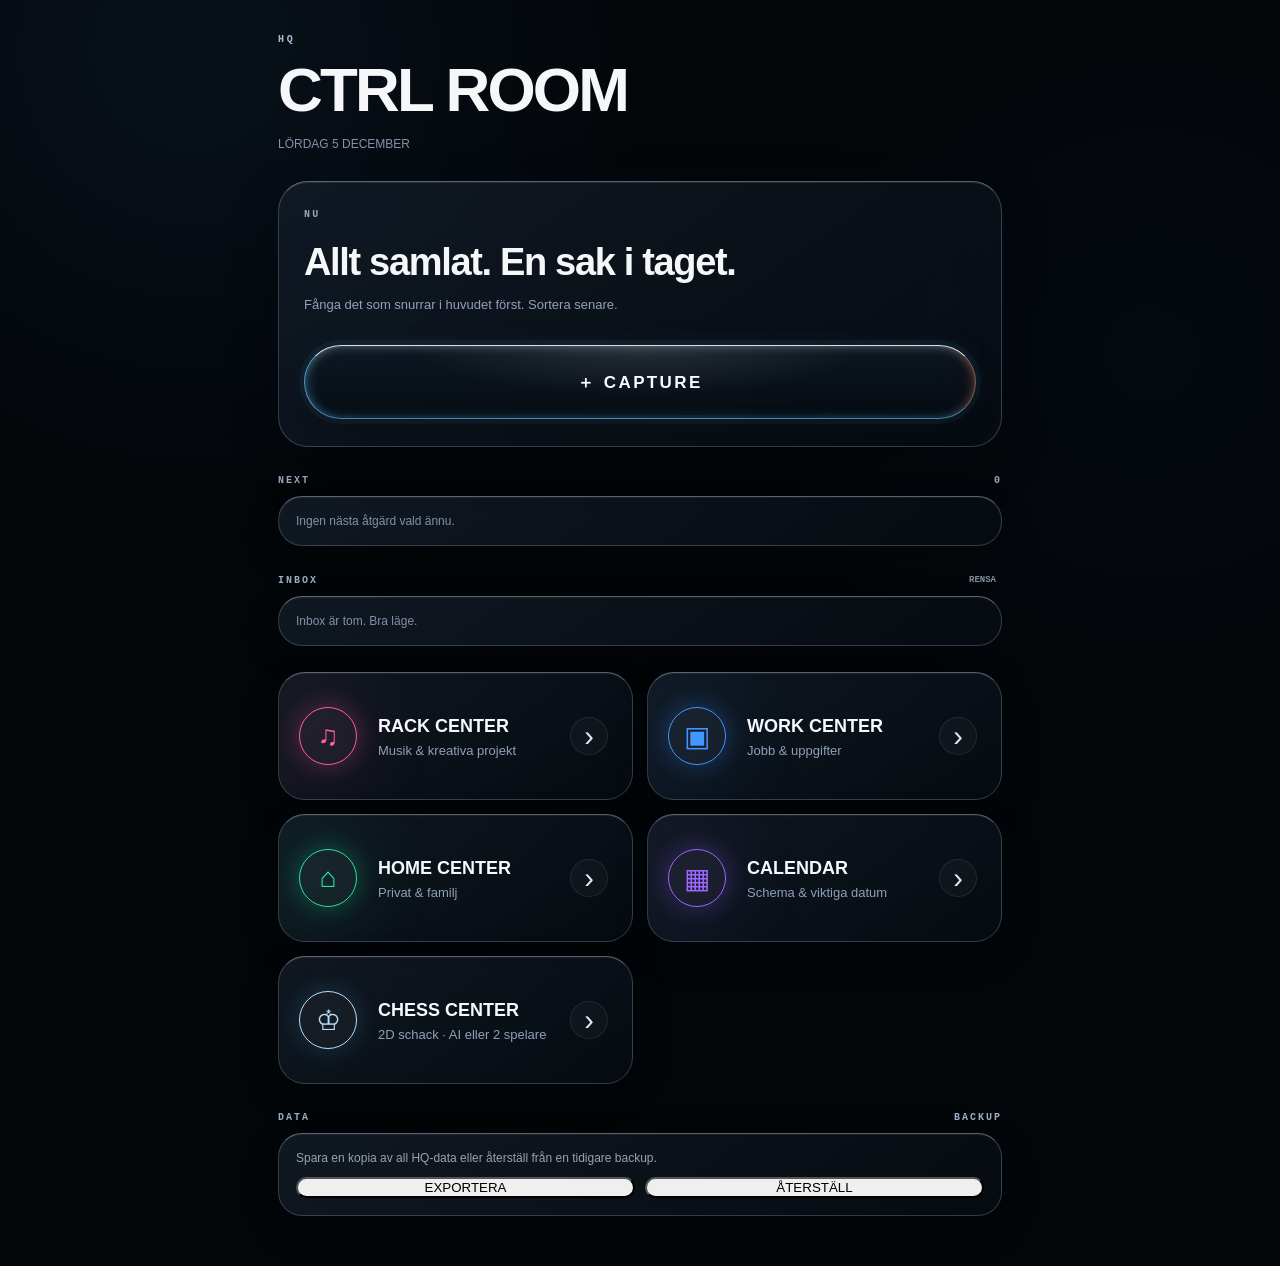
<file: index.html>
<!doctype html><html lang="sv"><head><meta charset="utf-8"><meta name="viewport" content="width=device-width,initial-scale=1,viewport-fit=cover"><title>HQ · CTRL ROOM</title><link rel="stylesheet" href="shared/hq.css"><style>.musicfields{display:none;margin-top:14px}.musicfields.show{display:grid;gap:10px}.musicfields select{width:100%;margin-top:6px;border:1px solid #ffffff18;border-radius:15px;background:#0a0d12;color:#fff;padding:13px}.musicfields label{font:800 9px ui-monospace,monospace;color:#8993a1}.smart{display:none;margin-top:14px;padding:14px;border-radius:17px;border:1px solid #ffffff1b;background:#ffffff08}.smart.show{display:block}.smart small{display:block;color:#8993a1;font:800 9px ui-monospace,monospace;letter-spacing:.12em}.smart b{display:block;margin-top:7px;font-size:14px}.smart button{width:100%;margin-top:11px;border:1px solid #ffffff20;border-radius:13px;padding:11px;background:#ffffff12;color:#fff;font-weight:800}</style>
<style id="hq-premium-liquid-ui">
:root{--edge:rgba(184,207,235,.32);--muted2:#8794aa}
body{
 background:
 radial-gradient(circle at 15% 4%,rgba(32,71,112,.17),transparent 28%),
 radial-gradient(circle at 90% 28%,rgba(16,43,72,.10),transparent 26%),
 #030609 !important;
}
.shell{max-width:760px}
.shell>h1{font-size:clamp(42px,8vw,62px);letter-spacing:-.045em;margin-bottom:5px}
.shell>.ey{color:#a9bbd5;letter-spacing:.28em}
.muted{color:#8491a7!important}
.glass{
 border-color:rgba(174,200,230,.25)!important;
 border-top-color:rgba(220,234,249,.38)!important;
 background:linear-gradient(145deg,rgba(20,29,40,.78),rgba(8,13,20,.74))!important;
 -webkit-backdrop-filter:blur(25px) saturate(145%);
 backdrop-filter:blur(25px) saturate(145%);
 box-shadow:inset 0 1px rgba(255,255,255,.06),0 12px 35px rgba(0,0,0,.24)!important;
}
.hero{
 padding:27px 25px!important;border-radius:30px!important;
 box-shadow:inset 0 1px rgba(255,255,255,.09),0 18px 48px rgba(0,0,0,.30),0 0 34px rgba(55,126,199,.045)!important;
}
.hero h2{font-size:clamp(27px,5.2vw,38px)!important;letter-spacing:-.035em}
.hero p{color:#91a2ba!important}
#capture{
 min-height:74px!important;border-radius:999px!important;color:#f8fbff!important;
 letter-spacing:.14em!important;font-size:17px!important;
 background:
 radial-gradient(ellipse at 50% 5%,rgba(255,255,255,.10),transparent 47%),
 linear-gradient(180deg,rgba(14,24,34,.82),rgba(5,10,16,.72))!important;
 border:1px solid rgba(190,222,250,.50)!important;
 border-top-color:rgba(239,249,255,.90)!important;
 border-left-color:rgba(116,207,255,.72)!important;
 border-right-color:rgba(255,163,130,.52)!important;
 border-bottom-color:rgba(105,198,255,.62)!important;
 -webkit-backdrop-filter:blur(22px) saturate(165%);backdrop-filter:blur(22px) saturate(165%);
 box-shadow:
 inset 10px 0 18px -17px rgba(91,211,255,.95),
 inset -10px 0 18px -17px rgba(255,142,105,.82),
 inset 0 8px 16px -15px rgba(255,255,255,.95),
 inset 0 -8px 15px -14px rgba(86,196,255,.8),
 0 0 0 5px rgba(100,180,230,.055),
 0 9px 26px rgba(0,0,0,.44),
 0 0 24px rgba(68,177,255,.10)!important;
 transition:transform .12s ease,filter .12s ease;
}
#capture:active{transform:scale(.985);filter:brightness(.9)}
.head{color:#9eb0c9!important;letter-spacing:.20em}
.card{border-radius:24px!important}
.premium-grid{gap:14px!important;margin-top:26px!important}
.nav-card{
 min-height:128px!important;border-radius:27px!important;padding:20px!important;
 display:grid!important;grid-template-columns:64px 1fr 42px;gap:15px;align-items:center;
 text-decoration:none!important;position:relative;overflow:hidden;
}
.nav-card .nav-icon{
 width:58px;height:58px;border-radius:50%;display:grid;place-items:center;font-style:normal;
 font-size:28px;background:rgba(255,255,255,.035);border:1px solid currentColor;
 box-shadow:0 0 25px color-mix(in srgb,currentColor 30%,transparent);
}
.nav-copy{min-width:0}.nav-copy b{display:block!important;font-size:18px!important;color:#f7f9fc!important}
.nav-copy span{display:block!important;margin-top:6px!important;font-size:13px!important;line-height:1.25;color:#8fa0b8!important}
.nav-arrow{width:38px;height:38px;border-radius:50%;display:grid;place-items:center;font-style:normal;font-size:29px;color:#dce8f5;background:#ffffff08;border:1px solid #ffffff15}
.rack-card{color:#ff5f9f!important}.work-card{color:#4198ff!important}.home-card{color:#28e4a4!important}.cal-card{color:#9d68ff!important}
.rack-card:after,.work-card:after,.home-card:after,.cal-card:after{content:"";position:absolute;width:95px;height:95px;border-radius:50%;left:-15px;top:16px;background:currentColor;filter:blur(48px);opacity:.12;pointer-events:none}
#inbox .item{border-radius:23px!important}
#wrap .sheet{background:linear-gradient(150deg,rgba(24,32,44,.96),rgba(8,13,20,.97))!important;border-top-color:rgba(215,232,249,.34)!important}
#exportHQ,#importHQ,#save{border-radius:18px!important}
@media(max-width:560px){
 .premium-grid{grid-template-columns:1fr 1fr!important}
 .nav-card{grid-template-columns:46px 1fr!important;min-height:145px!important;padding:17px!important}
 .nav-card .nav-icon{width:44px;height:44px;font-size:23px}
 .nav-arrow{display:none}
 .nav-copy b{font-size:15px!important}.nav-copy span{font-size:11px!important}
}
</style>
<style>
#wrap:not(.open){visibility:hidden}
.nav-copy b{overflow-wrap:anywhere}.chess-card{color:#b7dfff!important}.chess-card .nav-icon{box-shadow:0 0 25px #58bfff35}
@media(max-width:420px){.nav-card{grid-template-columns:1fr!important;gap:10px;min-height:164px!important}.nav-copy b{font-size:14px!important}}
</style></head><body><main class="shell"><div class="ey">HQ</div><h1>CTRL ROOM</h1><p id="date" class="muted"></p><section class="glass hero"><div class="label">NU</div><h2>Allt samlat. En sak i taget.</h2><p>Fånga det som snurrar i huvudet först. Sortera senare.</p><button id="capture">＋ CAPTURE</button></section><div class="head"><b>NEXT</b><span id="count">0</span></div><div id="next" class="glass card muted">Ingen nästa åtgärd vald ännu.</div><div class="head"><b>INBOX</b><button id="clear" class="link">RENSA</button></div><div id="inbox"></div><nav class="grid premium-grid">
<a class="glass nav-card rack-card" href="rack/index.html"><i class="nav-icon">♫</i><span class="nav-copy"><b>RACK CENTER</b><span>Musik &amp; kreativa projekt</span></span><i class="nav-arrow">›</i></a>
<a class="glass nav-card work-card" href="workspace/index.html"><i class="nav-icon">▣</i><span class="nav-copy"><b>WORK CENTER</b><span>Jobb &amp; uppgifter</span></span><i class="nav-arrow">›</i></a>
<a class="glass nav-card home-card" href="home/index.html"><i class="nav-icon">⌂</i><span class="nav-copy"><b>HOME CENTER</b><span>Privat &amp; familj</span></span><i class="nav-arrow">›</i></a>
<a class="glass nav-card cal-card" href="calendar/index.html"><i class="nav-icon">▦</i><span class="nav-copy"><b>CALENDAR</b><span>Schema &amp; viktiga datum</span></span><i class="nav-arrow">›</i></a>
<a class="glass nav-card chess-card" style="color:#66d8ff" href="chess/index.html"><i class="nav-icon">♔</i><span class="nav-copy"><b>CHESS CENTER</b><span>2D schack · AI eller 2 spelare</span></span><i class="nav-arrow">›</i></a>
</nav>
<div class="head"><b>DATA</b><span>BACKUP</span></div>
<div class="glass card">
  <div style="font-size:12px;color:#9aa3af;margin-bottom:12px">Spara en kopia av all HQ-data eller återställ från en tidigare backup.</div>
  <div style="display:grid;grid-template-columns:1fr 1fr;gap:10px">
    <button id="exportHQ" type="button">EXPORTERA</button>
    <button id="importHQ" type="button">ÅTERSTÄLL</button>
  </div>
  <input id="importFile" type="file" accept="application/json,.json" style="display:none">
</div></main><div id="wrap"><div id="scrim"></div><div class="sheet glass"><div class="head"><b>CAPTURE</b><button id="close" class="link">STÄNG</button></div><h2>Vad behöver HQ veta?</h2><textarea id="input" rows="4" placeholder="Skriv precis som du tänker…"></textarea><div class="chips"><button data-area="MUSIK">MUSIK</button><button data-area="JOBB">JOBB</button><button data-area="PRIVAT">PRIVAT</button><button data-area="OSORTERAT" class="active">OSORTERAT</button></div><div id="smart" class="smart"><small>HQ FÖRSLAG</small><b id="smartText"></b><button id="smartUse" type="button">LÄGG TILL I THE RACK</button></div><div id="musicFields" class="musicfields"><label>PROJEKT<select disabled><option>Blodstänk &amp; Skålar</option></select></label><label>LÅT<select id="track"></select></label></div><button id="save">SPARA I HQ</button></div></div><script>
const $=s=>document.querySelector(s),K="hq_core_v1_inbox",RK="hq-rack-v3-meta",tracks=["Nah Nah Nah","BS&S","Högre","95","Rikedom","Rap","Click Clack","Jag vill upp","Ryssen kommer","Ålderskris","Ha ha ha","På din dörr","Maskotar","Ondskan","Skiner","Hicka/Dubai","Svart bälte","Panenka","Champion","Värdefullt"];let area="OSORTERAT";$("#track").innerHTML='<option value="">Välj låt…</option>'+tracks.map((x,i)=>`<option value="${i}">${String(i+1).padStart(2,"0")} · ${x}</option>`).join("");
let detected=null;
function detectTrack(){
 const text=$("#input").value.trim().toLocaleLowerCase("sv-SE");
 detected=null;
 if(text){
   tracks.forEach((name,i)=>{if(text.includes(name.toLocaleLowerCase("sv-SE")))detected=i});
 }
 const box=$("#smart");
 if(detected!==null){
   $("#smartText").textContent=tracks[detected]+" · Blodstänk & Skålar";
   box.classList.add("show");
 }else box.classList.remove("show");
}
$("#input").addEventListener("input",detectTrack);
$("#smartUse").addEventListener("click",()=>{
 if(detected===null)return;
 let text=$("#input").value.trim(); if(!text)return;
 let name=tracks[detected];
 let task=text.replace(new RegExp("\\s+(på|för)\\s+"+name.replace(/[.*+?^${}()|[\\]\\]/g,"\\$&")+"\\s*$","i"),"").trim();
 if(!task)task=text;
 rackTask(detected,task);
 $("#input").value="";detected=null;$("#smart").classList.remove("show");close();render();
 try{navigator.vibrate&&navigator.vibrate([12,35,12])}catch(e){}
});
const load=()=>{try{return JSON.parse(localStorage.getItem(K)||"[]")}catch{return[]}},store=a=>localStorage.setItem(K,JSON.stringify(a));function render(){let a=load();$("#count").textContent=a.length;$("#next").textContent=a.length?a[0].text:"Ingen nästa åtgärd vald ännu.";$("#inbox").innerHTML=a.length?a.map((x,i)=>`<div class="glass item"><div><em>${x.area}</em><p>${x.text.replace(/</g,"&lt;")}</p></div><button class="done" data-i="${i}">✓</button></div>`).join(""):'<div class="glass card muted">Inbox är tom. Bra läge.</div>';document.querySelectorAll(".done").forEach(b=>b.onclick=()=>{a.splice(+b.dataset.i,1);store(a);render()})}$("#capture").onclick=()=>$("#wrap").classList.add("open");const close=()=>$("#wrap").classList.remove("open");$("#close").onclick=$("#scrim").onclick=close;document.querySelectorAll(".chips button").forEach(b=>b.onclick=()=>{area=b.dataset.area;document.querySelectorAll(".chips button").forEach(x=>x.classList.toggle("active",x===b));$("#musicFields").classList.toggle("show",area==="MUSIK")});function rackTask(i,text){let m={};try{m=JSON.parse(localStorage.getItem(RK)||"{}")}catch{};m[i]=m[i]||{};m[i].tasks=Array.isArray(m[i].tasks)?m[i].tasks:[];m[i].tasks.push({text,done:false});localStorage.setItem(RK,JSON.stringify(m))}$("#save").onclick=()=>{let text=$("#input").value.trim();if(!text)return;if(area==="MUSIK"){let v=$("#track").value;if(v===""){alert("Välj vilken låt uppgiften gäller.");return}rackTask(+v,text)}else{let a=load();a.unshift({text,area,created:new Date().toISOString()});store(a)}$("#input").value="";$("#track").value="";area="OSORTERAT";document.querySelectorAll(".chips button").forEach(x=>x.classList.toggle("active",x.dataset.area==="OSORTERAT"));$("#musicFields").classList.remove("show");close();render()};$("#clear").onclick=()=>{if(confirm("Rensa hela Inbox?")){store([]);render()}};
const HQ_KEYS=["hq_core_v1_inbox","hq-rack-v3","hq-rack-v3-meta"];
$("#exportHQ").addEventListener("click",()=>{
  const payload={format:"HQ_BACKUP",version:1,created:new Date().toISOString(),data:{}};
  HQ_KEYS.forEach(k=>payload.data[k]=localStorage.getItem(k));
  const blob=new Blob([JSON.stringify(payload,null,2)],{type:"application/json"});
  const a=document.createElement("a");
  a.href=URL.createObjectURL(blob);
  a.download="HQ-backup-"+new Date().toISOString().slice(0,10)+".json";
  document.body.appendChild(a);a.click();a.remove();
  setTimeout(()=>URL.revokeObjectURL(a.href),1000);
});
$("#importHQ").addEventListener("click",()=>$("#importFile").click());
$("#importFile").addEventListener("change",async e=>{
  const file=e.target.files&&e.target.files[0]; if(!file)return;
  try{
    const payload=JSON.parse(await file.text());
    if(!payload||payload.format!=="HQ_BACKUP"||!payload.data)throw new Error("Ogiltig backup");
    if(!confirm("Återställa HQ från denna backup? Nuvarande HQ-data ersätts.")){e.target.value="";return}
    HQ_KEYS.forEach(k=>{
      const v=payload.data[k];
      if(v===null||typeof v==="undefined")localStorage.removeItem(k);
      else localStorage.setItem(k,v);
    });
    alert("HQ är återställt. Sidan laddas om.");
    location.reload();
  }catch(err){alert("Backupfilen kunde inte läsas.");}
  e.target.value="";
});
$("#date").textContent=new Date().toLocaleDateString("sv-SE",{weekday:"long",day:"numeric",month:"long"}).toUpperCase();render();</script>
<script id="hq-swipe-nav">
(()=>{
 let x0=0,y0=0,tracking=false;
 document.addEventListener("touchstart",e=>{
   if(e.touches.length!==1)return;
   const t=e.touches[0]; x0=t.clientX; y0=t.clientY; tracking=true;
 },{passive:true});
 document.addEventListener("touchend",e=>{
   if(!tracking||!e.changedTouches.length)return;
   tracking=false;
   const t=e.changedTouches[0], dx=t.clientX-x0, dy=t.clientY-y0;
   if(Math.abs(dx)<70 || Math.abs(dx)<=Math.abs(dy)*1.25)return;
   if(dx<0) window.location.assign("rack/index.html");
   else window.location.assign("calendar/index.html");
 },{passive:true});
})();
</script>
</body></html>
</file>
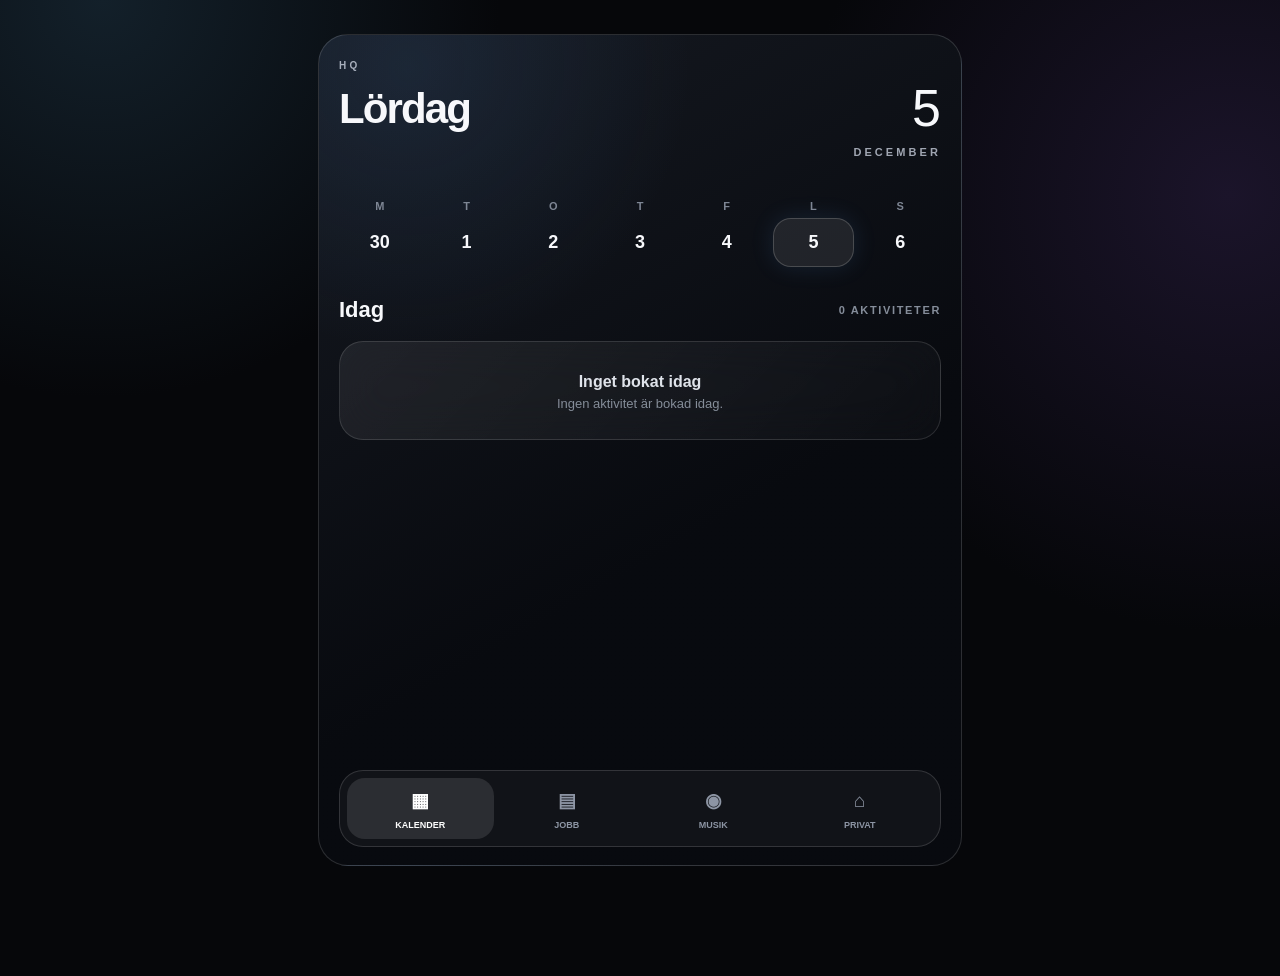
<file: Index.html>
<!doctype html>
<html lang="sv"><head><meta charset="utf-8">
<meta name="viewport" content="width=device-width,initial-scale=1,viewport-fit=cover">
<meta name="theme-color" content="#07090d"><meta name="apple-mobile-web-app-capable" content="yes">
<title>HQ — The Rack</title>
<style>
:root{--red:#ff6477;--amber:#ffb14e;--green:#55e39a;--violet:#9b7cff;--cyan:#53d8ff;--pink:#ff5ccf;--gold:#ffc857}
*{box-sizing:border-box} html,body{margin:0;min-height:100%;background:#06070a;color:#f7f8fb;font-family:-apple-system,BlinkMacSystemFont,"SF Pro Display","Helvetica Neue",sans-serif}
body{background:radial-gradient(circle at 8% 0%,#13202a 0,transparent 26%),radial-gradient(circle at 96% 20%,#1b142a 0,transparent 30%),#06070a}
button{font:inherit} .view{max-width:680px;margin:auto;padding:28px 16px 60px}
.ey{font-size:10px;letter-spacing:.27em;color:#9299a7;font-weight:800} h1{font-size:31px;margin:8px 0 2px;letter-spacing:-.035em} .sub{color:#969da9;font-size:13px}
.glass{border:1px solid rgba(255,255,255,.16);border-top-color:rgba(255,255,255,.29);background:linear-gradient(135deg,rgba(255,255,255,.115),rgba(255,255,255,.035) 55%,rgba(255,255,255,.07));-webkit-backdrop-filter:blur(24px) saturate(155%);backdrop-filter:blur(24px) saturate(155%);box-shadow:inset 0 1px rgba(255,255,255,.13),0 12px 30px #0008}
.project{-webkit-appearance:none;appearance:none;width:100%;color:inherit;text-align:left;margin-top:24px;padding:22px;border-radius:24px;position:relative;overflow:hidden;transform:translateZ(0);transition:transform .16s ease-out}
.project:active{transform:translateZ(0) scale(.985)} .project-title{font-size:25px;font-weight:800;margin-top:8px;letter-spacing:-.025em} .project-sub{color:#9ca3af;font-size:13px;margin-top:4px}
.project-foot{display:flex;align-items:center;gap:10px;margin-top:22px} .p-led{width:9px;height:9px;border-radius:50%;background:var(--violet);box-shadow:0 0 18px var(--violet)} .mono{font:10px ui-monospace,SFMono-Regular,Menlo,monospace;color:#b5bbc5} .arrow{margin-left:auto;color:#89919e;font-size:22px}
.bar{height:5px;background:#0d1015;border-radius:9px;margin-top:12px;overflow:hidden} .fill{display:block;height:100%;width:0;background:linear-gradient(90deg,var(--violet),var(--cyan),var(--green));transition:width .35s ease}
#projectView{display:none;opacity:0;transform:translate3d(0,12px,0)} #projectView.show{display:block;animation:viewIn .38s cubic-bezier(.2,.75,.25,1) forwards}
@keyframes viewIn{to{opacity:1;transform:translate3d(0,0,0)}} .back{border:0;background:transparent;color:#9da4af;padding:0 0 14px;font-weight:800;font-size:12px}
.album-status{margin:20px 0 18px;padding:15px;border-radius:20px} .status-line{display:flex;justify-content:space-between;font-size:11px;font-weight:800;color:#b9bec8}
.rack{display:grid;gap:13px} .track{--c:var(--red);-webkit-appearance:none;appearance:none;width:100%;min-height:76px;padding:15px;border-radius:18px;color:inherit;text-align:left;display:flex;align-items:center;gap:12px;position:relative;isolation:isolate;transform:translateZ(0);transition:transform .16s ease-out;border:1px solid rgba(255,255,255,.16);border-top-color:rgba(255,255,255,.28);background:linear-gradient(135deg,rgba(255,255,255,.115),rgba(255,255,255,.035) 55%,rgba(255,255,255,.07));-webkit-backdrop-filter:blur(24px) saturate(155%);backdrop-filter:blur(24px) saturate(155%);box-shadow:inset 0 1px rgba(255,255,255,.13),0 10px 25px #0008,0 0 20px color-mix(in srgb,var(--c) 18%,transparent)}
.track:after{content:"";position:absolute;z-index:-1;left:9%;right:9%;bottom:-6px;height:14px;border-radius:50%;background:var(--c);filter:blur(14px);opacity:.56} .track:active{transform:translateZ(0) scale(.975)} .track.mix{--c:var(--amber)} .track.ready{--c:var(--green)}
.track-led{width:9px;height:9px;flex:0 0 9px;border-radius:50%;background:var(--c);box-shadow:0 0 7px var(--c),0 0 17px var(--c)} .track-copy{min-width:0;flex:1} small{display:block;color:#7f8794;font:9px ui-monospace,monospace;letter-spacing:.16em} strong{display:block;margin-top:3px;font-size:16px;white-space:nowrap;overflow:hidden;text-overflow:ellipsis}
.track-state{font:9px ui-monospace,monospace;color:#aeb5c0;background:#090b0f99;border:1px solid #333842;padding:6px 7px;border-radius:6px;white-space:nowrap}
/* shared-element clone */
.morph{position:fixed;z-index:90;margin:0;pointer-events:none;will-change:transform,width,height,left,top,border-radius;transition:left .46s cubic-bezier(.2,.78,.2,1),top .46s cubic-bezier(.2,.78,.2,1),width .46s cubic-bezier(.2,.78,.2,1),height .46s cubic-bezier(.2,.78,.2,1),border-radius .46s cubic-bezier(.2,.78,.2,1),opacity .18s ease .30s}
.overlay{position:fixed;inset:0;z-index:80;display:none;align-items:flex-end;justify-content:center;background:rgba(2,3,5,.35);-webkit-backdrop-filter:blur(7px);backdrop-filter:blur(7px);opacity:0;transition:opacity .26s ease}
.overlay.open{display:flex} .overlay.visible{opacity:1}
.detail{--c:var(--red);width:min(100%,680px);min-height:54%;padding:18px 18px calc(24px + env(safe-area-inset-bottom));border-radius:28px 28px 0 0;border:1px solid rgba(255,255,255,.20);border-bottom:0;background:linear-gradient(145deg,rgba(34,37,45,.96),rgba(12,14,19,.96));-webkit-backdrop-filter:blur(28px) saturate(160%);backdrop-filter:blur(28px) saturate(160%);box-shadow:inset 0 1px rgba(255,255,255,.18),0 -10px 55px #000b,0 0 40px color-mix(in srgb,var(--c) 20%,transparent);opacity:0;transform:translate3d(0,105%,0);will-change:transform,opacity;transition:transform .52s cubic-bezier(.22,.82,.24,1),opacity .16s ease-out}
.overlay.visible .detail{opacity:1;transform:translate3d(0,0,0)} .handle{width:42px;height:5px;border-radius:9px;background:#ffffff35;margin:0 auto 22px} .detail-head{display:flex;align-items:center;gap:12px} .bigled{width:12px;height:12px;border-radius:50%;background:var(--c);box-shadow:0 0 8px var(--c),0 0 24px var(--c)} .detail h2{font-size:28px;margin:4px 0 0} .channel{font:10px ui-monospace,monospace;color:#858d99;letter-spacing:.18em}
.steps{display:grid;gap:12px;margin-top:28px} .step{-webkit-appearance:none;appearance:none;border:1px solid rgba(255,255,255,.14);background:linear-gradient(135deg,rgba(255,255,255,.10),rgba(255,255,255,.035));color:#d9dde4;border-radius:18px;padding:18px;text-align:left;display:flex;align-items:center;justify-content:space-between;font-size:15px;font-weight:800} .step span{font:10px ui-monospace,monospace;color:#8e96a2} .step.done{border-color:#55e39a66;background:#55e39a18;color:#dffff0} .close{margin-top:20px;width:100%;border:0;background:transparent;color:#89919e;padding:14px;font-weight:700}
/* V1 disco */
.detail.disco{animation:v1Disco 1.65s ease both} @keyframes v1Disco{0%{--c:#111;transform:scale(1)}12%{--c:var(--pink);transform:scale(.99)}28%{--c:var(--cyan);transform:scale(1.012)}44%{--c:var(--gold)}60%{--c:var(--violet);transform:scale(1.018)}76%{--c:var(--cyan)}100%{--c:var(--green);transform:scale(1)}}
.note{text-align:center;color:#656d79;font-size:11px;margin-top:22px}
@media(prefers-reduced-motion:reduce){.morph,.overlay,.detail,#projectView.show{transition:none;animation:none}}

/* HQ V3.2 — long press editor */
.press-menu{position:fixed;z-index:130;min-width:220px;padding:8px;border-radius:20px;opacity:0;transform:translate3d(0,8px,0) scale(.97);transition:transform .18s cubic-bezier(.2,.8,.2,1),opacity .14s ease;background:rgba(24,27,34,.88);border:1px solid rgba(255,255,255,.19);-webkit-backdrop-filter:blur(28px) saturate(170%);backdrop-filter:blur(28px) saturate(170%);box-shadow:0 18px 55px #000c,inset 0 1px rgba(255,255,255,.14)}
.press-menu.show{opacity:1;transform:translate3d(0,0,0) scale(1)}
.press-menu button{display:block;width:100%;min-height:46px;border:0;border-bottom:1px solid rgba(255,255,255,.09);background:transparent;color:#f3f5f8;text-align:left;padding:0 13px;font-size:14px;font-weight:700}.press-menu button:last-child{border-bottom:0}.press-menu .danger{color:#ff7c89}
.editor-shade{position:fixed;inset:0;z-index:140;display:none;align-items:flex-end;background:rgba(0,0,0,.42);-webkit-backdrop-filter:blur(5px);backdrop-filter:blur(5px);opacity:0;transition:opacity .18s}.editor-shade.open{display:flex}.editor-shade.show{opacity:1}
.editor{width:100%;max-width:680px;margin:0 auto;padding:18px 18px calc(22px + env(safe-area-inset-bottom));border-radius:28px 28px 0 0;background:rgba(25,28,35,.96);border:1px solid rgba(255,255,255,.18);box-shadow:0 -18px 60px #000b;transform:translate3d(0,100%,0);transition:transform .32s cubic-bezier(.2,.8,.2,1)}.editor-shade.show .editor{transform:none}
.editor h3{margin:4px 0 14px;font-size:19px}.editor input{width:100%;font-size:16px;color:white;background:#0c0e13;border:1px solid #343944;border-radius:14px;padding:14px;outline:none}.editor-actions{display:flex;gap:10px;margin-top:12px}.editor-actions button{flex:1;min-height:46px;border-radius:14px;border:1px solid #363c47;background:#171a20;color:#e9edf3;font-weight:800}.editor-actions .save{background:#f0f2f6;color:#111;border-color:#f0f2f6}
.tasks{display:grid;gap:9px;margin-top:20px}.task{display:flex;align-items:center;gap:11px;padding:13px;border:1px solid rgba(255,255,255,.12);border-radius:15px;background:rgba(255,255,255,.045);font-size:13px}.task input{width:20px;height:20px;accent-color:#55e39a}.task.done span{text-decoration:line-through;color:#777f8b}
.task-label{margin-top:24px;color:#858d99;font:10px ui-monospace,monospace;letter-spacing:.16em}

#hqHome{max-width:680px;margin:auto;padding:34px 18px 110px;min-height:100vh}.home-shell{border:1px solid #ffffff24;border-radius:30px;background:radial-gradient(circle at 14% 4%,#3e679730,transparent 29%),linear-gradient(150deg,#161a22fa,#080a0ffe 60%);padding:25px 20px 118px;min-height:calc(100vh - 68px);position:relative}.home-brand{font-size:10px;letter-spacing:.34em;font-weight:850;color:#a8afbc}.home-top{display:flex;justify-content:space-between;margin-top:14px}.home-day{font-size:42px;font-weight:850;letter-spacing:-.045em}.home-date{text-align:right}.home-date b{display:block;font-size:52px;font-weight:350;line-height:.9}.home-date span{display:block;margin-top:14px;font-size:11px;letter-spacing:.28em;color:#a0a6b2;font-weight:800}.week{display:grid;grid-template-columns:repeat(7,1fr);gap:5px;margin-top:42px}.wd{text-align:center;color:#7e8694;font-size:11px;font-weight:800}.dn{text-align:center;padding:13px 0;border:1px solid transparent;border-radius:18px;font-size:18px;font-weight:700;margin-top:6px}.dn.today{background:#ffffff17;border-color:#ffffff2e;box-shadow:0 0 25px #63aaff1f}.today-head{display:flex;justify-content:space-between;align-items:center;margin-top:30px}.today-head h2{margin:0;font-size:22px}.today-head span{font-size:11px;letter-spacing:.15em;color:#858d9a;font-weight:800}.empty-day{margin-top:18px;padding:28px 20px;border-radius:24px;text-align:center;color:#858d99;font-size:13px;border:1px solid #ffffff21;background:linear-gradient(135deg,#ffffff13,#ffffff06);backdrop-filter:blur(22px)}.empty-day strong{display:block;color:#dfe3ea;font-size:16px;margin-bottom:5px}.navdock{position:absolute;left:20px;right:20px;bottom:18px;display:grid;grid-template-columns:repeat(4,1fr);padding:7px;border-radius:24px;background:#14161cd1;border:1px solid #ffffff24;backdrop-filter:blur(28px)}.navdock button{border:0;background:transparent;color:#8d95a4;border-radius:18px;padding:11px 4px 9px;font-size:9px;font-weight:800}.navdock button.active{background:#ffffff1c;color:#fff}.navico{display:block;font-size:19px;margin-bottom:8px}
/* HQ V3.4 — full calendar */
.cal-overlay{position:fixed;inset:0;z-index:180;display:none;background:#080a0f;overflow:auto;padding:calc(22px + env(safe-area-inset-top)) 18px calc(30px + env(safe-area-inset-bottom))}
.cal-overlay.open{display:block;animation:calIn .28s cubic-bezier(.2,.8,.2,1) both}@keyframes calIn{from{opacity:0;transform:translate3d(0,16px,0)}to{opacity:1;transform:none}}
.cal-wrap{max-width:680px;margin:auto}.cal-top{display:flex;align-items:center;justify-content:space-between;margin-bottom:26px}.cal-close,.cal-arrow{width:44px;height:44px;border-radius:50%;border:1px solid rgba(255,255,255,.14);background:rgba(255,255,255,.07);color:#fff;font-size:22px}.cal-kicker{font:800 10px ui-monospace,monospace;letter-spacing:.25em;color:#89919e}.cal-title{font-size:32px;font-weight:850;letter-spacing:-.035em;margin-top:4px}
.cal-nav{display:flex;gap:8px}.cal-weekdays,.cal-grid{display:grid;grid-template-columns:repeat(7,1fr)}.cal-weekdays{margin:12px 0 8px}.cal-weekdays div{text-align:center;color:#727b89;font-size:11px;font-weight:800}
.cal-grid{border-top:1px solid rgba(255,255,255,.1);border-left:1px solid rgba(255,255,255,.1)}.cal-day{position:relative;min-height:76px;padding:10px 8px;border-right:1px solid rgba(255,255,255,.1);border-bottom:1px solid rgba(255,255,255,.1);background:rgba(255,255,255,.018);color:#e7eaf0}.cal-day.other{color:#4e5561}.cal-day.today{background:rgba(116,164,255,.10)}.cal-num{display:flex;align-items:center;justify-content:center;width:29px;height:29px;border-radius:50%;font-size:14px;font-weight:750}.cal-day.today .cal-num{background:#eef1f7;color:#0b0d12;box-shadow:0 0 20px rgba(123,174,255,.28)}.cal-dot{position:absolute;bottom:8px;left:50%;width:5px;height:5px;border-radius:50%;background:#8c7cff;transform:translateX(-50%)}
.cal-empty{margin-top:20px;border:1px solid rgba(255,255,255,.11);border-radius:18px;padding:17px;color:#737c89;text-align:center;font-size:12px;background:rgba(255,255,255,.03)}
@media(max-width:430px){.cal-day{min-height:62px;padding:7px 4px}.cal-num{width:27px;height:27px;font-size:13px}.cal-title{font-size:27px}}

</style></head><body>
<section id="hqHome"><div class="home-shell"><div class="home-brand">HQ</div><div class="home-top"><div class="home-day" id="homeDay">—</div><div class="home-date"><b id="homeDate">—</b><span id="homeMonth">—</span></div></div><div class="week" id="weekStrip"></div><div class="today-head"><h2>Idag</h2><span>0 AKTIVITETER</span></div><div class="empty-day"><strong>Inget bokat idag</strong>Ingen aktivitet är bokad idag.</div><nav class="navdock"><button class="active" id="navCalendar" type="button"><span class="navico">▦</span>KALENDER</button><button><span class="navico">▤</span>JOBB</button><button id="navMusic"><span class="navico">◉</span>MUSIK</button><button><span class="navico">⌂</span>PRIVAT</button></nav></div></section><section class="view" id="rackHome" style="display:none"><div class="ey">HQ / THE RACK</div><h1>THE RACK</h1><div class="sub">Projects</div>
<button class="project glass" id="openProject" type="button"><div class="ey">LILLUMINATI RECORDS / PROJECT</div><div class="project-title">Blodstänk &amp; Skålar</div><div class="project-sub">Lilleman &amp; Juan Havana · 20 låtar</div><div class="project-foot"><span class="p-led"></span><span class="mono" id="homeCount">0 / 20 READY</span><span class="arrow">›</span></div><div class="bar"><i class="fill" id="homeFill"></i></div></button>
<div class="note">Fler projekt kan läggas till senare.</div></section>

<main class="view" id="projectView"><button class="back" id="back" type="button">‹ THE RACK</button><div class="ey">LILLUMINATI RECORDS / PROJECT</div><h1>Blodstänk &amp; Skålar</h1><div class="sub">Lilleman &amp; Juan Havana · 20 låtar</div>
<section class="album-status glass"><div class="status-line"><span>ALBUM STATUS</span><span id="count">0 / 20 READY</span></div><div class="bar"><i class="fill" id="fill"></i></div></section><section class="rack"><button class="track" type="button" data-i="0">
  <span class="track-led"></span>
  <span class="track-copy"><small>CHANNEL 01</small><strong>Nah Nah Nah</strong></span>
  <span class="track-state">MIX NEXT</span><span class="arrow">›</span>
</button><button class="track" type="button" data-i="1">
  <span class="track-led"></span>
  <span class="track-copy"><small>CHANNEL 02</small><strong>BS&S</strong></span>
  <span class="track-state">MIX NEXT</span><span class="arrow">›</span>
</button><button class="track" type="button" data-i="2">
  <span class="track-led"></span>
  <span class="track-copy"><small>CHANNEL 03</small><strong>Högre</strong></span>
  <span class="track-state">MIX NEXT</span><span class="arrow">›</span>
</button><button class="track" type="button" data-i="3">
  <span class="track-led"></span>
  <span class="track-copy"><small>CHANNEL 04</small><strong>95</strong></span>
  <span class="track-state">MIX NEXT</span><span class="arrow">›</span>
</button><button class="track" type="button" data-i="4">
  <span class="track-led"></span>
  <span class="track-copy"><small>CHANNEL 05</small><strong>Rikedom</strong></span>
  <span class="track-state">MIX NEXT</span><span class="arrow">›</span>
</button><button class="track" type="button" data-i="5">
  <span class="track-led"></span>
  <span class="track-copy"><small>CHANNEL 06</small><strong>Rap</strong></span>
  <span class="track-state">MIX NEXT</span><span class="arrow">›</span>
</button><button class="track" type="button" data-i="6">
  <span class="track-led"></span>
  <span class="track-copy"><small>CHANNEL 07</small><strong>Click Clack</strong></span>
  <span class="track-state">MIX NEXT</span><span class="arrow">›</span>
</button><button class="track" type="button" data-i="7">
  <span class="track-led"></span>
  <span class="track-copy"><small>CHANNEL 08</small><strong>Jag vill upp</strong></span>
  <span class="track-state">MIX NEXT</span><span class="arrow">›</span>
</button><button class="track" type="button" data-i="8">
  <span class="track-led"></span>
  <span class="track-copy"><small>CHANNEL 09</small><strong>Ryssen kommer</strong></span>
  <span class="track-state">MIX NEXT</span><span class="arrow">›</span>
</button><button class="track" type="button" data-i="9">
  <span class="track-led"></span>
  <span class="track-copy"><small>CHANNEL 10</small><strong>Ålderskris</strong></span>
  <span class="track-state">MIX NEXT</span><span class="arrow">›</span>
</button><button class="track" type="button" data-i="10">
  <span class="track-led"></span>
  <span class="track-copy"><small>CHANNEL 11</small><strong>Ha ha ha</strong></span>
  <span class="track-state">MIX NEXT</span><span class="arrow">›</span>
</button><button class="track" type="button" data-i="11">
  <span class="track-led"></span>
  <span class="track-copy"><small>CHANNEL 12</small><strong>På din dörr</strong></span>
  <span class="track-state">MIX NEXT</span><span class="arrow">›</span>
</button><button class="track" type="button" data-i="12">
  <span class="track-led"></span>
  <span class="track-copy"><small>CHANNEL 13</small><strong>Maskotar</strong></span>
  <span class="track-state">MIX NEXT</span><span class="arrow">›</span>
</button><button class="track" type="button" data-i="13">
  <span class="track-led"></span>
  <span class="track-copy"><small>CHANNEL 14</small><strong>Ondskan</strong></span>
  <span class="track-state">MIX NEXT</span><span class="arrow">›</span>
</button><button class="track" type="button" data-i="14">
  <span class="track-led"></span>
  <span class="track-copy"><small>CHANNEL 15</small><strong>Skiner</strong></span>
  <span class="track-state">MIX NEXT</span><span class="arrow">›</span>
</button><button class="track" type="button" data-i="15">
  <span class="track-led"></span>
  <span class="track-copy"><small>CHANNEL 16</small><strong>Hicka/Dubai</strong></span>
  <span class="track-state">MIX NEXT</span><span class="arrow">›</span>
</button><button class="track" type="button" data-i="16">
  <span class="track-led"></span>
  <span class="track-copy"><small>CHANNEL 17</small><strong>Svart bälte</strong></span>
  <span class="track-state">MIX NEXT</span><span class="arrow">›</span>
</button><button class="track" type="button" data-i="17">
  <span class="track-led"></span>
  <span class="track-copy"><small>CHANNEL 18</small><strong>Panenka</strong></span>
  <span class="track-state">MIX NEXT</span><span class="arrow">›</span>
</button><button class="track" type="button" data-i="18">
  <span class="track-led"></span>
  <span class="track-copy"><small>CHANNEL 19</small><strong>Champion</strong></span>
  <span class="track-state">MIX NEXT</span><span class="arrow">›</span>
</button><button class="track" type="button" data-i="19">
  <span class="track-led"></span>
  <span class="track-copy"><small>CHANNEL 20</small><strong>Värdefullt</strong></span>
  <span class="track-state">MIX NEXT</span><span class="arrow">›</span>
</button></section></main>

<div class="overlay" id="overlay"><section class="detail" id="detail"><div class="handle"></div><div class="detail-head"><span class="bigled"></span><div><div class="channel" id="dchannel"></div><h2 id="dname"></h2></div></div><div class="task-label">TO DO</div><div class="tasks" id="tasks"></div><div class="steps"><button class="step" id="mix" type="button">MIX <span>NOT READY</span></button><button class="step" id="master" type="button">MASTER <span>NOT READY</span></button></div><button class="close" id="close" type="button">Stäng</button></section></div>


<div class="press-menu" id="pressMenu">
  <button type="button" data-act="rename">✎ &nbsp;Byt namn</button>
  <button type="button" data-act="task">＋ &nbsp;Lägg till uppgift</button>
</div>
<div class="editor-shade" id="editorShade">
  <section class="editor">
    <h3 id="editorTitle">Redigera</h3>
    <input id="editorInput" autocomplete="off">
    <div class="editor-actions"><button id="editorCancel" type="button">Avbryt</button><button class="save" id="editorSave" type="button">Spara</button></div>
  </section>
</div>


<section class="cal-overlay" id="calendarView">
 <div class="cal-wrap">
  <div class="cal-top">
   <div><div class="cal-kicker">HQ // CALENDAR</div><div class="cal-title" id="calTitle"></div></div>
   <div class="cal-nav"><button class="cal-arrow" id="calPrev" type="button">‹</button><button class="cal-arrow" id="calNext" type="button">›</button><button class="cal-close" id="calClose" type="button">×</button></div>
  </div>
  <div class="cal-weekdays"><div>M</div><div>T</div><div>O</div><div>T</div><div>F</div><div>L</div><div>S</div></div>
  <div class="cal-grid" id="calGrid"></div>
  <div class="cal-empty">Inga aktiviteter bokade den här månaden.</div>
 </div>
</section>

<script>
(function(){
let names=["Nah Nah Nah", "BS&S", "Högre", "95", "Rikedom", "Rap", "Click Clack", "Jag vill upp", "Ryssen kommer", "Ålderskris", "Ha ha ha", "På din dörr", "Maskotar", "Ondskan", "Skiner", "Hicka/Dubai", "Svart bälte", "Panenka", "Champion", "Värdefullt"], KEY="hq-rack-v3";
let data={}, current=null, sourceCard=null, busy=false, editIndex=null, editMode=null, pressTimer=null, pressStart=null;
let meta={};
try{data=JSON.parse(localStorage.getItem(KEY)||"{}")}catch(e){}
try{meta=JSON.parse(localStorage.getItem(KEY+"-meta")||"{}")}catch(e){}
names=names.map((n,i)=>meta[i]&&meta[i].name?meta[i].name:n);
const $=s=>document.querySelector(s), cards=[...document.querySelectorAll(".track")], overlay=$("#overlay"), detail=$("#detail");
const svD=["Söndag","Måndag","Tisdag","Onsdag","Torsdag","Fredag","Lördag"],svM=["JANUARI","FEBRUARI","MARS","APRIL","MAJ","JUNI","JULI","AUGUSTI","SEPTEMBER","OKTOBER","NOVEMBER","DECEMBER"];function buildHome(){const d=new Date(),dy=d.getDay(),m=new Date(d);m.setDate(d.getDate()+(dy===0?-6:1-dy));$("#homeDay").textContent=svD[dy];$("#homeDate").textContent=d.getDate();$("#homeMonth").textContent=svM[d.getMonth()];const L=["M","T","O","T","F","L","S"],w=$("#weekStrip");for(let i=0;i<7;i++){let x=new Date(m);x.setDate(m.getDate()+i);let e=document.createElement("div");e.innerHTML='<div class="wd">'+L[i]+'</div><div class="dn'+(x.toDateString()===d.toDateString()?' today':'')+'">'+x.getDate()+'</div>';w.appendChild(e)}}buildHome();$("#navMusic").onclick=()=>{$("#hqHome").style.display="none";$("#rackHome").style.display="block";window.scrollTo(0,0)};
let calCursor=new Date();calCursor.setDate(1);
function renderCalendar(){
 const y=calCursor.getFullYear(),m=calCursor.getMonth(),now=new Date();
 $("#calTitle").textContent=svM[m].charAt(0)+svM[m].slice(1).toLowerCase()+" "+y;
 const g=$("#calGrid");g.innerHTML="";
 const first=new Date(y,m,1), mondayIndex=(first.getDay()+6)%7;
 const start=new Date(y,m,1-mondayIndex);
 for(let i=0;i<42;i++){
   const d=new Date(start);d.setDate(start.getDate()+i);
   const cell=document.createElement("button");cell.type="button";cell.className="cal-day"+(d.getMonth()!=m?" other":"")+(d.toDateString()==now.toDateString()?" today":"");
   cell.innerHTML='<span class="cal-num">'+d.getDate()+'</span>';
   cell.setAttribute("aria-label",d.toLocaleDateString("sv-SE",{weekday:"long",day:"numeric",month:"long",year:"numeric"}));
   g.appendChild(cell);
 }
}
$("#navCalendar").addEventListener("click",()=>{calCursor=new Date();calCursor.setDate(1);renderCalendar();$("#calendarView").classList.add("open");window.scrollTo(0,0)});
$("#calClose").addEventListener("click",()=>$("#calendarView").classList.remove("open"));
$("#calPrev").addEventListener("click",()=>{calCursor.setMonth(calCursor.getMonth()-1);renderCalendar()});
$("#calNext").addEventListener("click",()=>{calCursor.setMonth(calCursor.getMonth()+1);renderCalendar()});

const state=i=>data[i]||{mix:false,master:false};
function save(){try{localStorage.setItem(KEY,JSON.stringify(data));localStorage.setItem(KEY+"-meta",JSON.stringify(meta))}catch(e){}}
function tasksFor(i){return meta[i]&&Array.isArray(meta[i].tasks)?meta[i].tasks:[]}
function paint(){
 let ready=0;
 cards.forEach((c,i)=>{c.querySelector("strong").textContent=names[i];let x=state(i);c.classList.toggle("mix",x.mix&&!x.master);c.classList.toggle("ready",x.mix&&x.master);c.querySelector(".track-state").textContent=x.mix&&x.master?"READY":x.mix?"MASTER NEXT":"MIX NEXT";if(x.mix&&x.master)ready++;});
 $("#count").textContent=ready+" / "+names.length+" READY";$("#homeCount").textContent=ready+" / "+names.length+" READY";
 $("#fill").style.width=$("#homeFill").style.width=(ready/names.length*100)+"%";
 if(current!==null)paintDetail();
}
function paintDetail(){
 let x=state(current), c=x.mix&&x.master?"#55e39a":x.mix?"#ffb14e":"#ff6477";detail.style.setProperty("--c",c);
 $("#dchannel").textContent="CHANNEL "+String(current+1).padStart(2,"0");$("#dname").textContent=names[current];
 const box=$("#tasks"), ts=tasksFor(current);box.innerHTML="";
 if(!ts.length){box.innerHTML='<div style="color:#6f7783;font-size:12px;padding:3px 2px">Inga extra uppgifter</div>'}
 ts.forEach((t,j)=>{let lab=document.createElement("label");lab.className="task"+(t.done?" done":"");let cb=document.createElement("input");cb.type="checkbox";cb.checked=!!t.done;let sp=document.createElement("span");sp.textContent=t.text;cb.addEventListener("change",()=>{t.done=cb.checked;save();paintDetail();try{navigator.vibrate&&navigator.vibrate(12)}catch(e){}});lab.append(cb,sp);box.appendChild(lab)});
 [["#mix","mix"],["#master","master"]].forEach(a=>{let b=$(a[0]),on=x[a[1]];b.classList.toggle("done",on);b.querySelector("span").textContent=on?"✓ READY":"NOT READY"});
}
function openTrack(card,i){
 if(busy)return;busy=true;current=i;sourceCard=card;paintDetail();
 overlay.classList.add("open");
 requestAnimationFrame(()=>requestAnimationFrame(()=>overlay.classList.add("visible")));
 setTimeout(()=>{busy=false},500);
}
function closeTrack(){
 if(busy)return;busy=true;overlay.classList.remove("visible");
 setTimeout(()=>{overlay.classList.remove("open");current=null;sourceCard=null;busy=false},540);
}
function haptic(ms=18){try{if(navigator.vibrate)navigator.vibrate(ms)}catch(e){}}
function hideMenu(){const m=$("#pressMenu");m.classList.remove("show");setTimeout(()=>{m.style.display="none"},160)}
function showMenu(card,i,x,y){
 editIndex=i;const m=$("#pressMenu");m.style.display="block";
 const w=230,left=Math.max(12,Math.min(window.innerWidth-w-12,x-w/2)),top=Math.max(70,Math.min(window.innerHeight-130,y+10));
 m.style.left=left+"px";m.style.top=top+"px";requestAnimationFrame(()=>m.classList.add("show"));haptic(30);
}
cards.forEach((c,i)=>{
 let longed=false;
 c.addEventListener("pointerdown",e=>{if(e.pointerType==="mouse"&&e.button!==0)return;longed=false;pressStart={x:e.clientX,y:e.clientY};clearTimeout(pressTimer);pressTimer=setTimeout(()=>{longed=true;showMenu(c,i,e.clientX,e.clientY)},520)});
 c.addEventListener("pointermove",e=>{if(pressStart&&Math.hypot(e.clientX-pressStart.x,e.clientY-pressStart.y)>12)clearTimeout(pressTimer)});
 ["pointerup","pointercancel","pointerleave"].forEach(ev=>c.addEventListener(ev,()=>clearTimeout(pressTimer)));
 c.addEventListener("click",e=>{if(longed){e.preventDefault();e.stopPropagation();longed=false;return}openTrack(c,i)});
});
document.addEventListener("pointerdown",e=>{if(!e.target.closest("#pressMenu")&&!e.target.closest(".track"))hideMenu()});
$("#pressMenu").addEventListener("click",e=>{
 const b=e.target.closest("button");if(!b)return;editMode=b.dataset.act;hideMenu();
 $("#editorTitle").textContent=editMode==="rename"?"Byt namn på låten":"Lägg till uppgift";
 $("#editorInput").value=editMode==="rename"?names[editIndex]:"";
 const sh=$("#editorShade");sh.classList.add("open");requestAnimationFrame(()=>sh.classList.add("show"));setTimeout(()=>$("#editorInput").focus(),260);
});
function closeEditor(){const sh=$("#editorShade");sh.classList.remove("show");setTimeout(()=>sh.classList.remove("open"),330)}
$("#editorCancel").addEventListener("click",closeEditor);
$("#editorSave").addEventListener("click",()=>{
 const v=$("#editorInput").value.trim();if(!v)return;
 meta[editIndex]=meta[editIndex]||{tasks:[]};meta[editIndex].tasks=meta[editIndex].tasks||[];
 if(editMode==="rename"){meta[editIndex].name=v;names[editIndex]=v}else meta[editIndex].tasks.push({text:v,done:false});
 save();paint();haptic(16);closeEditor();
});
$("#editorInput").addEventListener("keydown",e=>{if(e.key==="Enter")$("#editorSave").click()});
$("#close").addEventListener("click",closeTrack);overlay.addEventListener("click",e=>{if(e.target===overlay)closeTrack()});
$("#mix").addEventListener("click",()=>{let x=state(current);x.mix=!x.mix;if(!x.mix)x.master=false;data[current]=x;save();paint()});
$("#master").addEventListener("click",()=>{let x=state(current),was=x.mix&&x.master;if(!x.master){x.mix=true;x.master=true}else x.master=false;data[current]=x;save();paint();if(!was&&x.mix&&x.master){detail.classList.remove("disco");void detail.offsetWidth;detail.classList.add("disco");setTimeout(()=>{detail.classList.remove("disco");paintDetail()},1700)}});
$("#openProject").addEventListener("click",()=>{const h=$("#rackHome"),p=$("#projectView");h.animate([{opacity:1,transform:"scale(1)"},{opacity:0,transform:"scale(.985)"}],{duration:260,easing:"ease-out"}).onfinish=()=>{h.style.display="none";p.classList.add("show");window.scrollTo(0,0)}});
$("#back").addEventListener("click",()=>{const h=$("#rackHome"),p=$("#projectView");p.classList.remove("show");p.style.display="none";h.style.display="block";h.animate([{opacity:0,transform:"translateY(-6px)"},{opacity:1,transform:"none"}],{duration:300,easing:"cubic-bezier(.2,.75,.25,1)"});window.scrollTo(0,0)});
paint();
})();
</script></body></html>
</file>
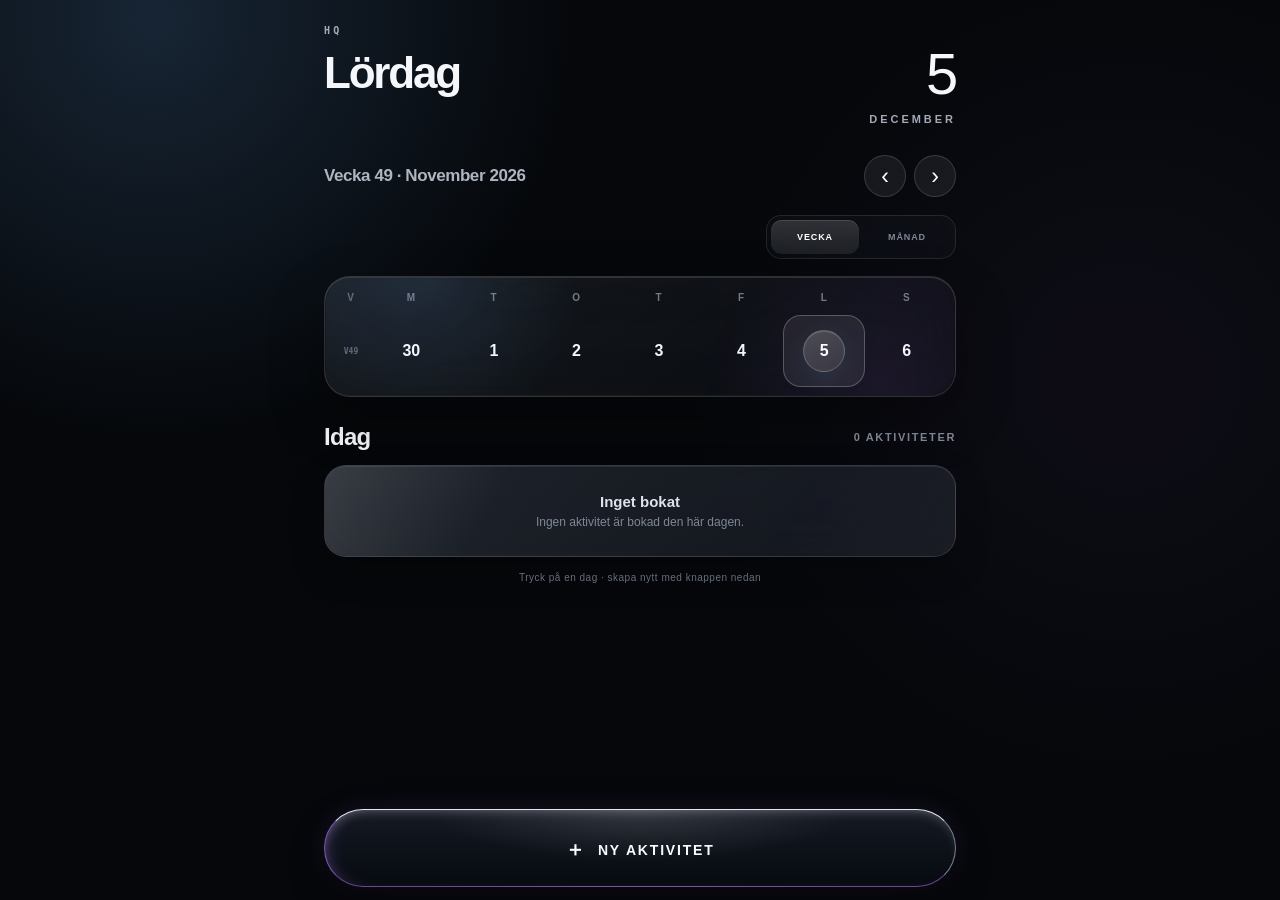
<file: calendar/index.html>
<!doctype html>
<html lang="sv">
<head>
<meta charset="utf-8">
<meta name="viewport" content="width=device-width,initial-scale=1,viewport-fit=cover">
<meta name="theme-color" content="#07090d">
<meta name="apple-mobile-web-app-capable" content="yes">
<title>HQ</title>
<style>
:root{--bg:#07090d;--line:rgba(255,255,255,.11);--muted:#858e9b;--work:#55a7ff;--music:#b47cff;--private:#ffb14e}
*{box-sizing:border-box}html,body{margin:0;min-height:100%;background:var(--bg);color:#f5f7fa;font-family:-apple-system,BlinkMacSystemFont,"SF Pro Display","Helvetica Neue",sans-serif}button,input{font:inherit}
body{background:radial-gradient(circle at 8% 0%,#14202d 0,transparent 28%),radial-gradient(circle at 95% 18%,#1d152a 0,transparent 31%),#07090d}
.app{max-width:680px;margin:auto;min-height:100vh;padding:calc(25px + env(safe-area-inset-top)) 16px calc(112px + env(safe-area-inset-bottom))}
.kicker{font:800 10px ui-monospace,SFMono-Regular,monospace;letter-spacing:.27em;color:#929aa8}
.top{display:flex;justify-content:space-between;align-items:flex-start;margin-top:12px}.weekday{font-size:40px;font-weight:850;letter-spacing:-.045em}.datebox{text-align:right}.datebox b{display:block;font-size:50px;line-height:.9;font-weight:350}.datebox span{display:block;margin-top:13px;font-size:11px;letter-spacing:.27em;color:#a1a8b4;font-weight:800}
.monthbar{display:flex;align-items:center;justify-content:space-between;margin-top:36px}.viewtoggle{display:grid;grid-template-columns:1fr 1fr;gap:4px;margin-top:14px;padding:4px;border:1px solid var(--line);border-radius:15px;background:rgba(255,255,255,.035)}.viewtoggle button{border:0;border-radius:11px;background:transparent;color:#7f8895;min-height:38px;font-size:11px;font-weight:850}.viewtoggle button.active{background:rgba(255,255,255,.11);color:#fff}.monthtitle{font-size:25px;font-weight:850;letter-spacing:-.025em}.monthnav{display:flex;gap:8px}.circle{width:42px;height:42px;border-radius:50%;border:1px solid rgba(255,255,255,.15);background:rgba(255,255,255,.065);color:white;font-size:23px}
.calendar{margin-top:17px;border-radius:22px;overflow:hidden;border:1px solid var(--line);background:rgba(255,255,255,.025);box-shadow:0 18px 55px #0007}
.weekhead,.weekrow{display:grid;grid-template-columns:38px repeat(7,1fr)}.weekhead{background:rgba(255,255,255,.035)}.weekhead div{padding:10px 0;text-align:center;color:#77808d;font-size:10px;font-weight:850}.weekhead .vh{color:#aab2be}
.weekno{display:flex;align-items:center;justify-content:center;border-top:1px solid var(--line);border-right:1px solid var(--line);color:#9ba5b2;font:850 9px ui-monospace,monospace;background:rgba(255,255,255,.035)}
.day{position:relative;min-width:0;height:67px;border:0;border-top:1px solid var(--line);border-right:1px solid var(--line);background:transparent;color:#e9edf3;text-align:center;padding:7px 2px;-webkit-tap-highlight-color:transparent}.day:last-child{border-right:0}.day.other{color:#4e5662}.day:active{background:rgba(255,255,255,.1)}.num{display:flex;width:29px;height:29px;margin:auto;align-items:center;justify-content:center;border-radius:50%;font-size:13px;font-weight:750}.day.today .num{background:#f0f3f7;color:#0b0d12;box-shadow:0 0 22px rgba(110,171,255,.28)}.day.selected{background:rgba(255,255,255,.075);box-shadow:inset 0 0 0 1px rgba(255,255,255,.24)}
.dots{position:absolute;left:3px;right:3px;bottom:8px;display:flex;gap:3px;justify-content:center}.dot{width:5px;height:5px;border-radius:50%}.dot.JOBB{background:var(--work);box-shadow:0 0 8px var(--work)}.dot.MUSIK{background:var(--music);box-shadow:0 0 8px var(--music)}.dot.PRIVAT{background:var(--private);box-shadow:0 0 8px var(--private)}
.todaysec{margin-top:27px}.todayhead{display:flex;align-items:center;justify-content:space-between}.todayhead h2{margin:0;font-size:21px}.todayhead span{font-size:10px;letter-spacing:.15em;color:#818a97;font-weight:800}.empty{margin-top:14px;padding:24px 18px;text-align:center;border-radius:20px;border:1px solid var(--line);background:rgba(255,255,255,.035);color:#7f8794;font-size:12px}.empty strong{display:block;color:#dfe4eb;font-size:15px;margin-bottom:5px}
.event{display:flex;align-items:center;gap:12px;margin-top:9px;padding:14px;border-radius:17px;border:1px solid var(--line);background:rgba(255,255,255,.045)}.event.JOBB{border-left:3px solid var(--work)}.event.MUSIK{border-left:3px solid var(--music)}.event.PRIVAT{border-left:3px solid var(--private)}.eventtime{font:750 13px ui-monospace,monospace}.event small{display:block;color:#7f8895;margin-top:2px}
.dock{position:fixed;z-index:20;left:max(16px,calc((100vw - 648px)/2));right:max(16px,calc((100vw - 648px)/2));bottom:calc(13px + env(safe-area-inset-bottom));display:grid;grid-template-columns:repeat(4,1fr);gap:3px;padding:7px;border:1px solid rgba(255,255,255,.14);border-radius:23px;background:rgba(20,22,28,.86);-webkit-backdrop-filter:blur(26px) saturate(160%);backdrop-filter:blur(26px) saturate(160%)}.dock button{border:0;border-radius:17px;background:transparent;color:#818a97;padding:10px 3px 8px;font-size:9px;font-weight:850}.dock .active{background:rgba(255,255,255,.1);color:white}.ico{display:block;font-size:18px;margin-bottom:6px}
.sheet{position:fixed;z-index:100;inset:0;display:none;align-items:flex-end;background:rgba(0,0,0,.48);-webkit-backdrop-filter:blur(5px);backdrop-filter:blur(5px)}.sheet.open{display:flex}.panel{width:100%;max-width:680px;margin:0 auto;padding:18px 17px calc(22px + env(safe-area-inset-bottom));border-radius:28px 28px 0 0;background:#171a21;border:1px solid rgba(255,255,255,.17);box-shadow:0 -20px 65px #000b;transform:translateY(100%);transition:transform .34s cubic-bezier(.2,.8,.2,1)}.sheet.show .panel{transform:none}.handle{width:42px;height:5px;border-radius:8px;background:#515965;margin:0 auto 17px}.panel h3{font-size:24px;margin:0}.sub{color:#818a97;font-size:12px;margin-top:4px}
.dayevents{display:grid;gap:8px;margin-top:17px}.row{display:flex;align-items:center;justify-content:space-between;padding:12px 13px;border:1px solid var(--line);border-radius:14px;background:rgba(255,255,255,.04)}.row.JOBB{border-left:3px solid var(--work)}.row.MUSIK{border-left:3px solid var(--music)}.row.PRIVAT{border-left:3px solid var(--private)}.del{border:0;background:transparent;color:#ff7886;font-size:20px}
.form{display:grid;gap:9px;margin-top:18px}.form input{width:100%;border:1px solid #343a45;border-radius:13px;background:#0d1015;color:#fff;padding:13px;font-size:15px;outline:none}.types{display:grid;grid-template-columns:repeat(3,1fr);gap:7px}.type{min-height:42px;border-radius:12px;border:1px solid #343a45;background:#10131a;color:#8b94a1;font-size:11px;font-weight:850}.type.sel[data-type="JOBB"]{border-color:var(--work);color:#dceeff;background:rgba(85,167,255,.14)}.type.sel[data-type="MUSIK"]{border-color:var(--music);color:#eee4ff;background:rgba(180,124,255,.14)}.type.sel[data-type="PRIVAT"]{border-color:var(--private);color:#fff0dc;background:rgba(255,177,78,.14)}
.actions{display:grid;grid-template-columns:1fr 1fr;gap:9px}.actions button{min-height:46px;border-radius:13px;border:1px solid #363c47;background:#20242c;color:#e9edf2;font-weight:850}.actions .add{background:#f0f2f6;color:#101216;border-color:#f0f2f6}
.placeholder{display:none;max-width:680px;margin:auto;min-height:100vh;padding:calc(20px + env(safe-area-inset-top)) 18px}.placeholder.open{display:block}.back{width:44px;height:44px;border-radius:50%;border:1px solid rgba(255,255,255,.15);background:rgba(255,255,255,.065);color:white;font-size:25px}.placeholder h1{font-size:35px}.blank{margin-top:25px;padding:28px;text-align:center;border:1px solid var(--line);border-radius:22px;color:#7e8794}
@media(max-width:390px){.day{height:60px}.weekhead,.weekrow{grid-template-columns:34px repeat(7,1fr)}.weekday{font-size:36px}}

/* HQ premium pass — reference look */
body{
  background:
    radial-gradient(circle at 12% 2%,rgba(36,58,82,.58) 0,rgba(7,9,13,0) 30%),
    radial-gradient(circle at 88% 42%,rgba(41,30,60,.24) 0,rgba(7,9,13,0) 35%),
    #05070a;
}
.app{padding-left:24px;padding-right:24px}
.kicker{color:#a4abb8;letter-spacing:.32em}
.weekday{font-size:44px;font-weight:900;letter-spacing:-.05em}
.datebox b{font-size:58px;font-weight:300;letter-spacing:-.04em}
.datebox span{color:#a4a9b5}
.monthbar{margin-top:30px}
.monthtitle{font-size:17px;color:#aeb5c0;font-weight:750}
.viewtoggle{
  width:190px;margin:18px 0 12px auto;
  border-color:rgba(255,255,255,.10);
  background:rgba(255,255,255,.025);
}
.viewtoggle button{min-height:34px;font-size:9px;letter-spacing:.10em}
.viewtoggle button.active{
  background:linear-gradient(180deg,rgba(255,255,255,.15),rgba(255,255,255,.08));
  box-shadow:inset 0 1px 0 rgba(255,255,255,.12);
}
.calendar{
  border:0;background:transparent;box-shadow:none;border-radius:0;overflow:visible;
}
.weekhead{background:transparent}
.weekhead div{padding:8px 0 12px;color:#737b89;font-size:10px;letter-spacing:.08em}
.weekhead .vh{color:#646c79}
.weekno{
  border:0!important;background:transparent!important;color:#626b79!important;
  font-size:8px!important;align-items:center;
}
.day{
  height:72px;border:0!important;background:transparent;border-radius:18px;
  color:#f4f5f8;
}
.day.other{color:#555c68}
.day .num{width:42px;height:42px;font-size:16px;font-weight:800}
.day.today .num{
  background:linear-gradient(145deg,rgba(255,255,255,.18),rgba(255,255,255,.08));
  color:#fff;border:1px solid rgba(255,255,255,.20);
  box-shadow:0 8px 24px rgba(73,111,160,.18),inset 0 1px 0 rgba(255,255,255,.12);
}
.day.selected:not(.today){
  background:linear-gradient(145deg,rgba(255,255,255,.09),rgba(255,255,255,.035));
  box-shadow:inset 0 0 0 1px rgba(255,255,255,.13);
}
.todaysec{margin-top:26px}
.todayhead h2{font-size:24px;font-weight:900;letter-spacing:-.03em}
.todayhead span{font-size:11px;letter-spacing:.15em;color:#858d9b}
.empty{
  padding:27px 18px;border-radius:22px;
  background:linear-gradient(145deg,rgba(54,60,72,.62),rgba(27,30,37,.72));
  border:1px solid rgba(255,255,255,.14);
  box-shadow:inset 0 1px 0 rgba(255,255,255,.08),0 14px 35px rgba(0,0,0,.22);
}
.event{
  min-height:86px;padding:16px 18px;border-radius:23px;
  background:
    linear-gradient(145deg,rgba(68,73,84,.76),rgba(27,30,38,.80));
  border:1px solid rgba(255,255,255,.18);
  box-shadow:inset 0 1px 0 rgba(255,255,255,.12),0 14px 35px rgba(0,0,0,.22);
  overflow:hidden;position:relative;
}
.event::after{
  content:"";position:absolute;left:0;right:0;bottom:-28px;height:58px;opacity:.42;filter:blur(16px);
}
.event.JOBB::after{background:var(--work)}
.event.MUSIK::after{background:var(--music)}
.event.PRIVAT::after{background:var(--private)}
.event.JOBB,.event.MUSIK,.event.PRIVAT{border-left:1px solid rgba(255,255,255,.18)}
.eventtime{font-size:16px;min-width:72px;z-index:1}
.event strong{font-size:18px;position:relative;z-index:1}
.event small{font-size:11px;letter-spacing:.06em;position:relative;z-index:1}
.dock{
  left:max(24px,calc((100vw - 632px)/2));right:max(24px,calc((100vw - 632px)/2));
  padding:7px;border-radius:25px;
  background:rgba(22,24,30,.88);
  border:1px solid rgba(255,255,255,.13);
  box-shadow:0 20px 45px rgba(0,0,0,.34),inset 0 1px 0 rgba(255,255,255,.06);
}
.dock button{min-height:63px;border-radius:19px;font-size:9px;letter-spacing:.06em}
.dock .active{
  background:linear-gradient(145deg,rgba(83,87,98,.58),rgba(46,49,57,.58));
  box-shadow:inset 0 1px 0 rgba(255,255,255,.10),0 6px 18px rgba(0,0,0,.18);
}
.ico{font-size:20px}
.panel{
  background:linear-gradient(180deg,#20242c,#11141a);
  border-color:rgba(255,255,255,.16);
  box-shadow:0 -24px 70px rgba(0,0,0,.72);
}
.row{
  min-height:66px;border-radius:17px;
  background:linear-gradient(145deg,rgba(61,66,77,.62),rgba(26,29,36,.72));
  border-color:rgba(255,255,255,.14);
}
.form input{background:#0d1015;border-color:rgba(255,255,255,.15)}
.type{background:#11141a;border-color:rgba(255,255,255,.14)}


/* HQ liquid glass pass */
.calendar{
  position:relative;padding:7px 7px 9px;border-radius:26px!important;
  background:linear-gradient(145deg,rgba(255,255,255,.075),rgba(255,255,255,.018))!important;
  border:1px solid rgba(255,255,255,.13)!important;
  -webkit-backdrop-filter:blur(30px) saturate(155%);backdrop-filter:blur(30px) saturate(155%);
  box-shadow:inset 0 1px 0 rgba(255,255,255,.13),inset 0 -1px 0 rgba(255,255,255,.035),0 22px 55px rgba(0,0,0,.30)!important;
}
.calendar:before{content:"";position:absolute;inset:1px;border-radius:25px;pointer-events:none;background:radial-gradient(circle at 16% 0%,rgba(116,177,255,.12),transparent 30%),radial-gradient(circle at 88% 100%,rgba(183,124,255,.08),transparent 31%)}
.viewtoggle,.dock,.event,.empty,.panel,.row{
  -webkit-backdrop-filter:blur(28px) saturate(165%);backdrop-filter:blur(28px) saturate(165%);
}
.day.selected:not(.today){background:linear-gradient(145deg,rgba(255,255,255,.14),rgba(255,255,255,.035));box-shadow:inset 0 1px rgba(255,255,255,.15),0 8px 24px rgba(0,0,0,.16)}
.event,.empty{background:linear-gradient(135deg,rgba(103,111,128,.30),rgba(29,33,42,.48))!important}
.event:before,.empty:before{content:"";position:absolute;inset:0;border-radius:inherit;pointer-events:none;background:linear-gradient(120deg,rgba(255,255,255,.11),transparent 28%,transparent 72%,rgba(255,255,255,.035))}
.empty{position:relative}
.dock{background:linear-gradient(145deg,rgba(42,46,56,.72),rgba(17,20,26,.72))!important}
.panel{background:linear-gradient(155deg,rgba(45,50,61,.94),rgba(15,18,24,.96))!important}
.dayhint{margin-top:15px;color:#6f7886;text-align:center;font-size:10px;letter-spacing:.05em}


/* HQ Calendar — single primary action */
.app{padding-bottom:calc(132px + env(safe-area-inset-bottom))}
.captureDock{
  display:block!important;
  padding:0!important;
  border:0!important;
  background:transparent!important;
  -webkit-backdrop-filter:none!important;
  backdrop-filter:none!important;
  box-shadow:none!important;
}
.captureDock .captureBtn{
  width:100%;
  min-height:78px;
  border-radius:999px;
  color:#f8fbff;
  font-size:14px;
  font-weight:900;
  letter-spacing:.13em;
  background:
    radial-gradient(ellipse at 50% 0%,rgba(255,255,255,.13),transparent 47%),
    linear-gradient(180deg,rgba(21,27,37,.96),rgba(7,11,17,.94));
  border:1px solid rgba(210,225,244,.55);
  border-top-color:rgba(247,251,255,.92);
  border-left-color:rgba(180,124,255,.68);
  border-bottom-color:rgba(180,124,255,.52);
  box-shadow:
    inset 0 8px 18px -16px rgba(255,255,255,.95),
    inset 10px 0 22px -19px rgba(180,124,255,.95),
    0 15px 34px rgba(0,0,0,.48),
    0 0 30px rgba(180,124,255,.12);
}
.captureDock .captureBtn:active{
  transform:scale(.985);
  background:
    radial-gradient(ellipse at 50% 0%,rgba(255,255,255,.16),transparent 47%),
    linear-gradient(180deg,rgba(27,34,46,.98),rgba(9,14,21,.96));
}
.capturePlus{font-size:20px;vertical-align:-1px;margin-right:5px}

</style>
</head>
<body>
<main class="app" id="home">
 <div class="kicker">HQ</div>
 <div class="top"><div class="weekday" id="weekday"></div><div class="datebox"><b id="dateNum"></b><span id="monthTop"></span></div></div>
 <div class="monthbar"><div class="monthtitle" id="monthTitle"></div><div class="monthnav"><button class="circle" id="prev" type="button">‹</button><button class="circle" id="next" type="button">›</button></div></div>
 <div class="viewtoggle"><button id="weekView" class="active" type="button">VECKA</button><button id="monthView" type="button">MÅNAD</button></div><section class="calendar"><div class="weekhead"><div class="vh">V</div><div>M</div><div>T</div><div>O</div><div>T</div><div>F</div><div>L</div><div>S</div></div><div id="grid"></div></section>
 <section class="todaysec"><div class="todayhead"><h2 id="selectedHeading">Idag</h2><span id="todayCount">0 AKTIVITETER</span></div><div id="todayEvents"></div><div class="dayhint">Tryck på en dag · skapa nytt med knappen nedan</div></section>
</main>


<nav class="dock captureDock" id="dock"><button class="captureBtn" id="newActivity" type="button"><span class="capturePlus">＋</span> NY AKTIVITET</button></nav>

<div class="sheet" id="sheet"><section class="panel"><div class="handle"></div><h3 id="dayTitle"></h3><div class="sub" id="dayWeek"></div><div class="dayevents" id="dayEvents"></div><div class="form"><input id="eventText" placeholder="Ny aktivitet…"><div class="types"><button class="type sel" data-type="PRIVAT" type="button">PRIVAT</button><button class="type" data-type="JOBB" type="button">JOBB</button><button class="type" data-type="MUSIK" type="button">MUSIK</button></div><input id="eventTime" type="time"><div class="actions"><button id="cancel" type="button">Stäng</button><button class="add" id="add" type="button">Lägg till</button></div></div></section></div>

<script>
(()=>{
"use strict";
const $=q=>document.querySelector(q), $$=q=>[...document.querySelectorAll(q)];
const months=["Januari","Februari","Mars","April","Maj","Juni","Juli","Augusti","September","Oktober","November","December"];
const days=["Söndag","Måndag","Tisdag","Onsdag","Torsdag","Fredag","Lördag"];
const today=new Date(); today.setHours(0,0,0,0);
let cursor=new Date(today.getFullYear(),today.getMonth(),1), selected=new Date(today), selectedType="PRIVAT", calendarMode="week";
function mondayOf(d){const x=new Date(d);const off=(x.getDay()+6)%7;x.setDate(x.getDate()-off);x.setHours(0,0,0,0);return x}
let weekCursor=mondayOf(today);
let events={}; try{events=JSON.parse(localStorage.getItem("hq-calendar-v1")||"{}")}catch(e){events={}}
function key(d){return d.getFullYear()+"-"+String(d.getMonth()+1).padStart(2,"0")+"-"+String(d.getDate()).padStart(2,"0")}
function week(d){const x=new Date(Date.UTC(d.getFullYear(),d.getMonth(),d.getDate()));x.setUTCDate(x.getUTCDate()+4-(x.getUTCDay()||7));const y=new Date(Date.UTC(x.getUTCFullYear(),0,1));return Math.ceil((((x-y)/86400000)+1)/7)}
function save(){localStorage.setItem("hq-calendar-v1",JSON.stringify(events))}
function esc(v){const e=document.createElement("div");e.textContent=v;return e.innerHTML}
function render(){
 $("#weekday").textContent=days[today.getDay()];$("#dateNum").textContent=today.getDate();$("#monthTop").textContent=months[today.getMonth()].toUpperCase();
 const g=$("#grid");g.innerHTML="";
 let start,rows;
 if(calendarMode==="week"){start=new Date(weekCursor);rows=1;$("#monthTitle").textContent="Vecka "+week(start)+" · "+months[start.getMonth()]+" "+start.getFullYear();}
 else{const first=new Date(cursor.getFullYear(),cursor.getMonth(),1),off=(first.getDay()+6)%7;start=new Date(first);start.setDate(first.getDate()-off);rows=6;$("#monthTitle").textContent=months[cursor.getMonth()]+" "+cursor.getFullYear();}
 for(let r=0;r<rows;r++){const mon=new Date(start);mon.setDate(start.getDate()+r*7);const row=document.createElement("div");row.className="weekrow";const wn=document.createElement("div");wn.className="weekno";wn.textContent="V"+week(mon);row.appendChild(wn);
  for(let c=0;c<7;c++){const d=new Date(mon);d.setDate(mon.getDate()+c);const k=key(d),b=document.createElement("button");b.type="button";b.className="day"+(calendarMode==="month"&&d.getMonth()!==cursor.getMonth()?" other":"")+(key(d)===key(today)?" today":"")+(key(d)===key(selected)?" selected":"");const types=[...new Set((events[k]||[]).map(e=>e.type))];b.innerHTML='<span class="num">'+d.getDate()+'</span>'+(types.length?'<span class="dots">'+types.map(t=>'<i class="dot '+t+'"></i>').join("")+'</span>':"");let holdTimer=null,longHeld=false;
b.addEventListener("pointerdown",()=>{longHeld=false;holdTimer=setTimeout(()=>{longHeld=true;openDay(d,true);if(navigator.vibrate)navigator.vibrate(18)},520)});
["pointerup","pointercancel","pointerleave"].forEach(ev=>b.addEventListener(ev,()=>{if(holdTimer){clearTimeout(holdTimer);holdTimer=null}}));
b.addEventListener("click",()=>{if(longHeld){longHeld=false;return}selected=new Date(d);render()});
row.appendChild(b)}g.appendChild(row)}
 renderToday();
}
function renderToday(){const isToday=key(selected)===key(today),a=events[key(selected)]||[],box=$("#todayEvents");$("#selectedHeading").textContent=isToday?"Idag":selected.toLocaleDateString("sv-SE",{weekday:"long",day:"numeric",month:"long"});$("#todayCount").textContent=a.length+" "+(a.length===1?"AKTIVITET":"AKTIVITETER");box.innerHTML=a.length?"":'<div class="empty"><strong>Inget bokat</strong>Ingen aktivitet är bokad den här dagen.</div>';a.forEach(e=>{const x=document.createElement("div");x.className="event "+e.type;x.innerHTML='<div class="eventtime">'+(e.time||"—")+'</div><div><strong>'+esc(e.text)+'</strong><small>'+e.type+'</small></div>';box.appendChild(x)})}
function openDay(d,editMode=false){selected=new Date(d);$("#dayTitle").textContent=d.toLocaleDateString("sv-SE",{weekday:"long",day:"numeric",month:"long",year:"numeric"});$("#dayWeek").textContent="Vecka "+week(d);renderDay();$(".form").style.display=editMode?"grid":"none";const sh=$("#sheet");sh.classList.add("open");requestAnimationFrame(()=>sh.classList.add("show"));render()}
function renderDay(){const a=events[key(selected)]||[],box=$("#dayEvents");box.innerHTML=a.length?"":'<div class="sub">Ingen aktivitet bokad den här dagen.</div>';a.forEach((e,i)=>{const x=document.createElement("div");x.className="row "+e.type;x.innerHTML='<div><strong>'+esc(e.text)+'</strong><div class="sub">'+(e.time?e.time+" · ":"")+e.type+'</div></div><button class="del" type="button">×</button>';x.querySelector(".del").onclick=()=>{a.splice(i,1);if(!a.length)delete events[key(selected)];save();renderDay();render()};box.appendChild(x)})}
function closeSheet(){const sh=$("#sheet");sh.classList.remove("show");setTimeout(()=>sh.classList.remove("open"),350)}
$("#prev").onclick=()=>{if(calendarMode==="week")weekCursor.setDate(weekCursor.getDate()-7);else cursor.setMonth(cursor.getMonth()-1);render()};
$("#next").onclick=()=>{if(calendarMode==="week")weekCursor.setDate(weekCursor.getDate()+7);else cursor.setMonth(cursor.getMonth()+1);render()};
$("#weekView").onclick=()=>{calendarMode="week";weekCursor=mondayOf(selected);$("#weekView").classList.add("active");$("#monthView").classList.remove("active");render()};
$("#monthView").onclick=()=>{calendarMode="month";cursor=new Date(selected.getFullYear(),selected.getMonth(),1);$("#monthView").classList.add("active");$("#weekView").classList.remove("active");render()};
$$(".type").forEach(b=>b.onclick=()=>{selectedType=b.dataset.type;$$(".type").forEach(x=>x.classList.toggle("sel",x===b))});
$("#add").onclick=()=>{const text=$("#eventText").value.trim();if(!text){$("#eventText").focus();return}const k=key(selected);events[k]=events[k]||[];events[k].push({text,time:$("#eventTime").value,type:selectedType});events[k].sort((a,b)=>(a.time||"99:99").localeCompare(b.time||"99:99"));save();$("#eventText").value="";$("#eventTime").value="";renderDay();render()};
$("#cancel").onclick=closeSheet;$("#sheet").addEventListener("click",e=>{if(e.target===$("#sheet"))closeSheet()});
function page(id){["home","work","music","private"].forEach(x=>{const e=$("#"+x);if(x==="home")e.style.display=x===id?"block":"none";else e.classList.toggle("open",x===id)});$("#dock").style.display=id==="home"?"grid":"none";window.scrollTo(0,0)}
$$("[data-page]").forEach(b=>b.onclick=()=>page(b.dataset.page));$$("[data-back]").forEach(b=>b.onclick=()=>page("home"));
// Primary calendar action
const newActivityBtn=document.getElementById("newActivity");
if(newActivityBtn){
 newActivityBtn.addEventListener("click",()=>{
   openDay(selected,true);
   setTimeout(()=>document.getElementById("eventText")?.focus(),180);
 });
}

render();
})();
</script>

<script id="hq-swipe-nav">
(()=>{
 let x0=0,y0=0,tracking=false;
 const blocked=el=>!!el.closest('input,textarea,select,#wrap,.sheet,.sheetWrap');
 document.addEventListener("touchstart",e=>{
   if(e.touches.length!==1||blocked(e.target)){tracking=false;return;}
   const t=e.touches[0];x0=t.clientX;y0=t.clientY;tracking=true;
 },{passive:true});
 document.addEventListener("touchend",e=>{
   if(!tracking||!e.changedTouches.length)return;
   tracking=false;
   const t=e.changedTouches[0],dx=t.clientX-x0,dy=t.clientY-y0;
   if(Math.abs(dx)<70||Math.abs(dx)<=Math.abs(dy)*1.25)return;
   if(dx<0) window.location.assign("../workspace/index.html");
   else window.location.assign("../rack/index.html");
 },{passive:true});
})();
</script>
</body></html>
</file>
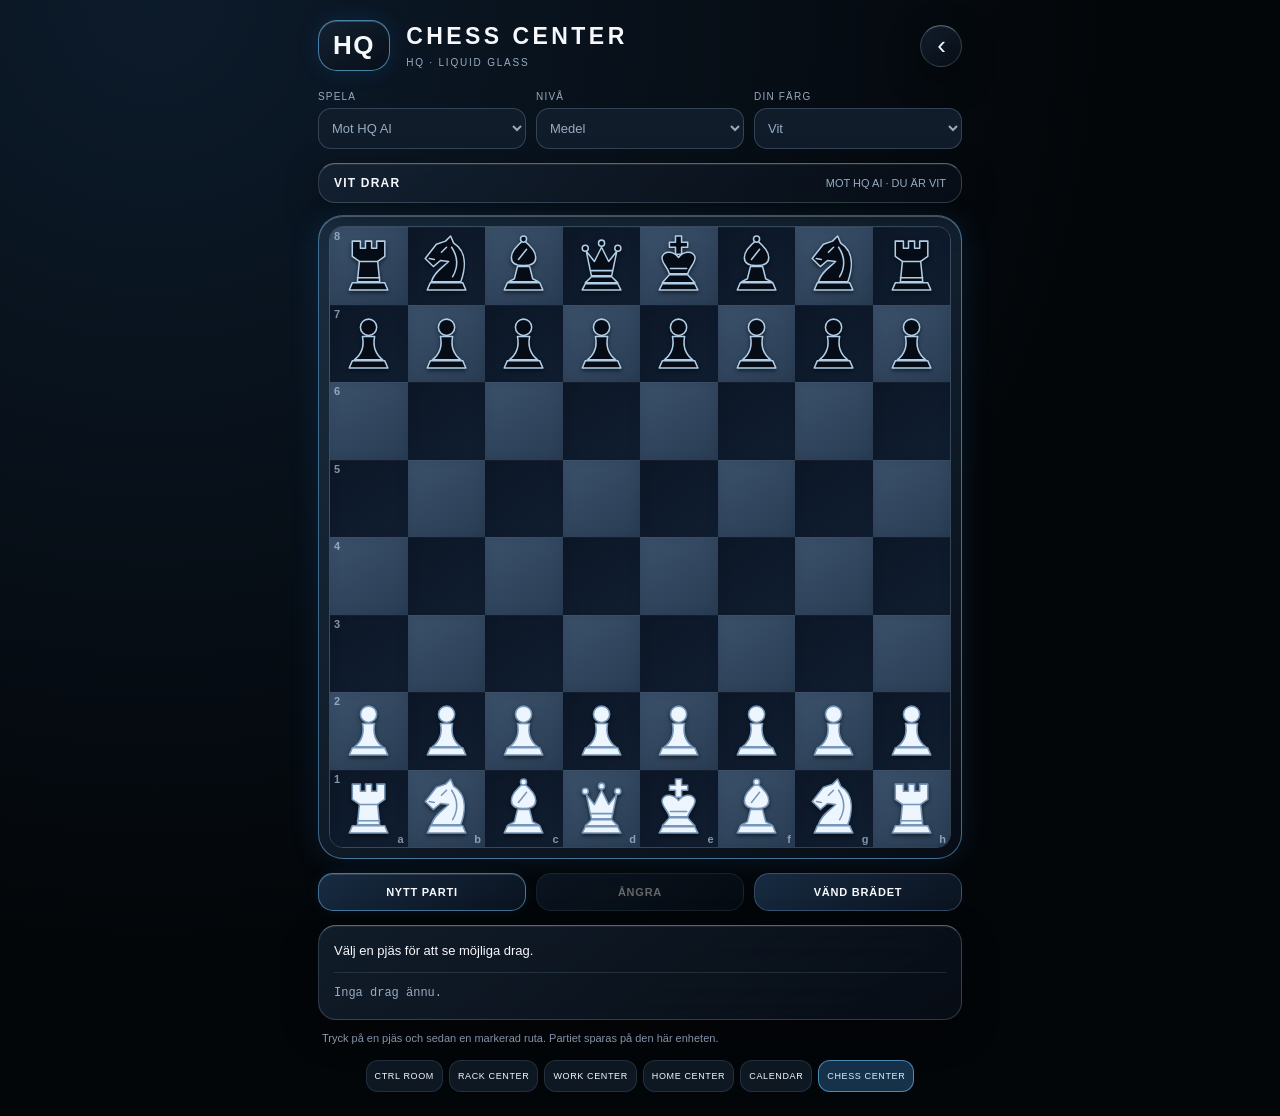
<file: chess/index.html>
<!doctype html>
<html lang="sv">
<head>
<meta charset="utf-8">
<meta name="viewport" content="width=device-width,initial-scale=1,viewport-fit=cover">
<title>HQ · CHESS CENTER</title>
<style>
:root{color-scheme:dark;--text:#f6f8fc;--muted:#98abc2;--cyan:#73ceff;--green:#41eaa3}
*{box-sizing:border-box}body{margin:0;color:var(--text);font-family:-apple-system,BlinkMacSystemFont,"Segoe UI",sans-serif;background:radial-gradient(ellipse at 12% 0,#16304d80,transparent 60%),#030609;min-height:100vh}button,select{font:inherit;color:inherit}button,a,select{touch-action:manipulation}button{cursor:pointer}button:disabled{opacity:.4;cursor:default}a{color:inherit;text-decoration:none}button:focus-visible,a:focus-visible,select:focus-visible{outline:2px solid var(--cyan);outline-offset:3px}
.app{max-width:680px;margin:auto;padding:calc(20px + env(safe-area-inset-top)) 18px calc(24px + env(safe-area-inset-bottom))}.glass{background:linear-gradient(145deg,#172536bb,#080e17db);border:1px solid #a7c8e13b;border-top-color:#d9eeff60;box-shadow:inset 0 1px #ffffff12,0 12px 35px #0006;backdrop-filter:blur(24px);-webkit-backdrop-filter:blur(24px)}header{display:flex;gap:16px;align-items:center;margin-bottom:20px}.hq{font-size:26px;font-weight:900;letter-spacing:.06em;padding:9px 14px;border-radius:19px;border-color:#71c9ff99;box-shadow:inset 0 1px #ffffff30,0 0 22px #299aff20}h1{font-size:clamp(17px,3.5vw,23px);letter-spacing:.15em;font-weight:700;margin:0}header small{display:block;color:var(--muted);font-size:10px;letter-spacing:.18em;margin-top:7px}.back{margin-left:auto;border-radius:50%;width:42px;height:42px;display:grid;place-items:center;font-size:26px;flex-shrink:0}
.setup{display:flex;gap:10px;flex-wrap:wrap;margin-bottom:14px}.setup label{flex:1;min-width:110px;color:var(--muted);font-size:10px;letter-spacing:.12em}.setup select{display:block;width:100%;margin-top:6px;padding:11px 9px;border-radius:13px;background:#101c2a;border:1px solid #a2c6e43d;font-size:13px;letter-spacing:0}.status{display:flex;align-items:center;gap:10px;justify-content:space-between;font-size:12px;padding:12px 15px;border-radius:17px;margin-bottom:12px}.status strong{letter-spacing:.1em}.status span{color:var(--muted);font-size:11px}.board-shell{padding:10px;border-radius:25px;border:1px solid #78c6ff7a;background:linear-gradient(145deg,#1a2d40,#070d16);box-shadow:inset 0 1px #e0f5ff50,0 0 30px #359bff20}.board{aspect-ratio:1;display:grid;grid-template-columns:repeat(8,minmax(0,1fr));grid-template-rows:repeat(8,minmax(0,1fr));overflow:hidden;border-radius:14px;border:1px solid #a3c7e646}
.sq{position:relative;display:grid;place-items:center;min-width:0;min-height:0;padding:0;margin:0;border:0;border-radius:0;isolation:isolate;user-select:none;-webkit-user-select:none}.sq.light{background:linear-gradient(145deg,#3b516a,#293d54)}.sq.dark{background:linear-gradient(145deg,#0c1727,#101e30)}.sq::after{content:"";position:absolute;inset:0;pointer-events:none;box-shadow:inset 0 1px #ffffff08,inset 0 0 12px #00122220}.sq.last{box-shadow:inset 0 0 0 2px #8dcfff66;background-image:linear-gradient(#64adff1d,#64adff1d)}.sq.selected{box-shadow:inset 0 0 0 3px var(--cyan),inset 0 0 24px #43bdff45}.sq.legal::before{content:"";position:absolute;z-index:3;width:20%;aspect-ratio:1;border-radius:50%;background:var(--green);box-shadow:0 0 14px #36ed9f80;pointer-events:none}.sq.capture::before{width:85%;background:none;border:3px solid #41eaa399;box-shadow:inset 0 0 12px #36ed9f40}.sq.check{box-shadow:inset 0 0 0 3px #ff698e,inset 0 0 20px #ff476a60}.sq:focus-visible{outline:3px solid #fff;outline-offset:-3px;z-index:4}.coord{position:absolute;font-size:clamp(8px,1.9vw,11px);font-weight:700;color:#c4d6ecaa;pointer-events:none}.rank{top:3px;left:4px}.file{bottom:2px;right:4px}.piece{width:84%;height:84%;pointer-events:none;filter:drop-shadow(0 2px 2px #0008)}.piece.w{color:#edf5ff;--stroke:#7596b9}.piece.b{color:#060c16;--stroke:#b1cee9}.piece svg{display:block;width:100%;height:100%;overflow:visible}.piece path,.piece circle{fill:currentColor;stroke:var(--stroke);stroke-width:1.5;stroke-linecap:round;stroke-linejoin:round}.piece .detail{fill:none}
.controls{display:flex;gap:10px;margin:14px 0}.btn{padding:12px;border-radius:15px;font-size:11px;font-weight:800;letter-spacing:.07em;flex:1;background:linear-gradient(145deg,#172b41,#0a1320);border:1px solid #7baad155}.btn.primary{border-color:#79caff80;box-shadow:inset 0 1px #ffffff20,0 0 15px #42baff12}.info{padding:15px;border-radius:18px;font-size:13px;line-height:1.5}.info p{margin:0}.moves{margin-top:11px;padding-top:10px;border-top:1px solid #a2c2df25;color:var(--muted);font:12px ui-monospace,monospace;line-height:1.8;max-height:100px;overflow:auto}.hint{font-size:11px;color:var(--muted);margin:12px 4px 16px}.footer{display:flex;flex-wrap:wrap;gap:6px;justify-content:center;font-size:9px;letter-spacing:.07em}.footer a{border:1px solid #91b9dd26;padding:10px 8px;border-radius:12px;background:#0e1823}.footer a.active{color:#dcedff;border-color:#72c5ff99;background:#15324a}.notice{font-size:11px;color:#ffc88b;margin:9px 0}dialog{color:var(--text);background:#102032;border:1px solid #82ceff88;border-radius:22px;padding:22px;width:min(90vw,360px);box-shadow:0 15px 60px #000a}dialog::backdrop{background:#020610c9;backdrop-filter:blur(5px)}dialog h2{font-size:18px;margin:0 0 16px}.promotions{display:flex;gap:8px}.promotions button{flex:1;border:1px solid #91bad650;border-radius:12px;background:#1a3047;padding:8px 3px;font-size:10px}.promotions .piece{display:block;width:46px;height:46px;margin:auto}.cancel{display:block;margin:18px auto 0;border:0;background:none;color:var(--muted);font-size:12px}
@media(max-width:420px){.app{padding-left:12px;padding-right:12px}header{gap:10px;margin-bottom:15px}.hq{font-size:23px;padding:8px 10px}.setup{gap:7px}.setup label{min-width:85px}.setup select{padding:10px 6px;font-size:12px}.board-shell{padding:7px;border-radius:20px}.controls{gap:7px}.btn{padding:12px 6px;font-size:10px}.status{padding:11px;font-size:11px}.status span{font-size:10px}}
</style>
</head>
<body>
<main class="app">
<header><a class="hq glass" href="../index.html" aria-label="HQ – CTRL ROOM">HQ</a><div><h1>CHESS CENTER</h1><small>HQ · LIQUID GLASS</small></div><a class="back glass" href="../index.html" aria-label="Till CTRL ROOM">‹</a></header>
<div class="setup"><label>SPELA<select id="mode"><option value="ai">Mot HQ AI</option><option value="local">2 spelare</option></select></label><label id="levelLabel">NIVÅ<select id="level"><option value="1">Lätt</option><option value="2" selected>Medel</option><option value="3">Svår</option></select></label><label id="sideLabel">DIN FÄRG<select id="side"><option value="w">Vit</option><option value="b">Svart</option></select></label></div>
<div class="status glass"><strong id="turn" aria-live="polite">VIT DRAR</strong><span id="modeText">MOT HQ AI</span></div>
<div class="board-shell"><div id="board" class="board" role="group" aria-label="Schackbräde, 8 gånger 8 rutor"></div></div>
<div class="controls"><button class="btn primary" id="newGame" type="button">NYTT PARTI</button><button class="btn" id="undo" type="button">ÅNGRA</button><button class="btn" id="flip" type="button">VÄND BRÄDET</button></div>
<div class="info glass"><p id="message" role="status">Välj en pjäs för att se möjliga drag.</p><div id="moves" class="moves" aria-label="Draghistorik">Inga drag ännu.</div></div>
<p id="storageNotice" class="notice" hidden></p><p class="hint">Tryck på en pjäs och sedan en markerad ruta. Partiet sparas på den här enheten.</p>
<nav class="footer" aria-label="HQ"><a href="../index.html">CTRL ROOM</a><a href="../rack/index.html">RACK CENTER</a><a href="../workspace/index.html">WORK CENTER</a><a href="../home/index.html">HOME CENTER</a><a href="../calendar/index.html">CALENDAR</a><a class="active" aria-current="page" href="index.html">CHESS CENTER</a></nav>
<dialog id="promotion"><h2>Välj ny pjäs</h2><div class="promotions" id="promotionChoices"></div><button class="cancel" id="cancelPromotion" type="button">Avbryt</button></dialog>
</main>
<script id="chess-engine">/*
Copyright (c) 2025, Jeff Hlywa (jhlywa@gmail.com)
All rights reserved.

Redistribution and use in source and binary forms, with or without
modification, are permitted provided that the following conditions are met:

1. Redistributions of source code must retain the above copyright notice,
   this list of conditions and the following disclaimer.
2. Redistributions in binary form must reproduce the above copyright notice,
   this list of conditions and the following disclaimer in the documentation
   and/or other materials provided with the distribution.

THIS SOFTWARE IS PROVIDED BY THE COPYRIGHT HOLDERS AND CONTRIBUTORS "AS IS"
AND ANY EXPRESS OR IMPLIED WARRANTIES, INCLUDING, BUT NOT LIMITED TO, THE
IMPLIED WARRANTIES OF MERCHANTABILITY AND FITNESS FOR A PARTICULAR PURPOSE
ARE DISCLAIMED. IN NO EVENT SHALL THE COPYRIGHT OWNER OR CONTRIBUTORS BE
LIABLE FOR ANY DIRECT, INDIRECT, INCIDENTAL, SPECIAL, EXEMPLARY, OR
CONSEQUENTIAL DAMAGES (INCLUDING, BUT NOT LIMITED TO, PROCUREMENT OF
SUBSTITUTE GOODS OR SERVICES; LOSS OF USE, DATA, OR PROFITS; OR BUSINESS
INTERRUPTION) HOWEVER CAUSED AND ON ANY THEORY OF LIABILITY, WHETHER IN
CONTRACT, STRICT LIABILITY, OR TORT (INCLUDING NEGLIGENCE OR OTHERWISE)
ARISING IN ANY WAY OUT OF THE USE OF THIS SOFTWARE, EVEN IF ADVISED OF THE
POSSIBILITY OF SUCH DAMAGE.

*/
// @generated by Peggy 4.2.0.
//
// https://peggyjs.org/



  function rootNode(comment) {
  	return comment !== null ? { comment, variations: [] } : { variations: []}
  }

  function node(move, suffix, nag, comment, variations) {
  	const node = { move, variations };

    if (suffix) {
    	node.suffix = suffix;
    }

    if (nag) {
    	node.nag = nag;
    }

    if (comment !== null) {
    	node.comment = comment;
    }

    return node
  }

  function lineToTree(...nodes) {
  	const [root, ...rest] = nodes;

    let parent = root;

    for (const child of rest) {
    	if (child !== null) {
        	parent.variations = [child, ...child.variations];
            child.variations = [];
            parent = child;
        }
    }

  	return root
  }

  function pgn(headers, game) {
  	if (game.marker && game.marker.comment) {
    	let node = game.root;
        while (true) {
        	const next = node.variations[0];
            if (!next) {
            	node.comment = game.marker.comment;
            	break
            }
            node = next;
        }
    }

  	return {
    	headers,
        root: game.root,
        result: (game.marker && game.marker.result) ?? undefined
    }
  }

function peg$subclass(child, parent) {
  function C() { this.constructor = child; }
  C.prototype = parent.prototype;
  child.prototype = new C();
}

function peg$SyntaxError(message, expected, found, location) {
  var self = Error.call(this, message);
  // istanbul ignore next Check is a necessary evil to support older environments
  if (Object.setPrototypeOf) {
    Object.setPrototypeOf(self, peg$SyntaxError.prototype);
  }
  self.expected = expected;
  self.found = found;
  self.location = location;
  self.name = "SyntaxError";
  return self;
}

peg$subclass(peg$SyntaxError, Error);

function peg$padEnd(str, targetLength, padString) {
  padString = padString || " ";
  if (str.length > targetLength) { return str; }
  targetLength -= str.length;
  padString += padString.repeat(targetLength);
  return str + padString.slice(0, targetLength);
}

peg$SyntaxError.prototype.format = function(sources) {
  var str = "Error: " + this.message;
  if (this.location) {
    var src = null;
    var k;
    for (k = 0; k < sources.length; k++) {
      if (sources[k].source === this.location.source) {
        src = sources[k].text.split(/\r\n|\n|\r/g);
        break;
      }
    }
    var s = this.location.start;
    var offset_s = (this.location.source && (typeof this.location.source.offset === "function"))
      ? this.location.source.offset(s)
      : s;
    var loc = this.location.source + ":" + offset_s.line + ":" + offset_s.column;
    if (src) {
      var e = this.location.end;
      var filler = peg$padEnd("", offset_s.line.toString().length, ' ');
      var line = src[s.line - 1];
      var last = s.line === e.line ? e.column : line.length + 1;
      var hatLen = (last - s.column) || 1;
      str += "\n --> " + loc + "\n"
          + filler + " |\n"
          + offset_s.line + " | " + line + "\n"
          + filler + " | " + peg$padEnd("", s.column - 1, ' ')
          + peg$padEnd("", hatLen, "^");
    } else {
      str += "\n at " + loc;
    }
  }
  return str;
};

peg$SyntaxError.buildMessage = function(expected, found) {
  var DESCRIBE_EXPECTATION_FNS = {
    literal: function(expectation) {
      return "\"" + literalEscape(expectation.text) + "\"";
    },

    class: function(expectation) {
      var escapedParts = expectation.parts.map(function(part) {
        return Array.isArray(part)
          ? classEscape(part[0]) + "-" + classEscape(part[1])
          : classEscape(part);
      });

      return "[" + (expectation.inverted ? "^" : "") + escapedParts.join("") + "]";
    },

    any: function() {
      return "any character";
    },

    end: function() {
      return "end of input";
    },

    other: function(expectation) {
      return expectation.description;
    }
  };

  function hex(ch) {
    return ch.charCodeAt(0).toString(16).toUpperCase();
  }

  function literalEscape(s) {
    return s
      .replace(/\\/g, "\\\\")
      .replace(/"/g,  "\\\"")
      .replace(/\0/g, "\\0")
      .replace(/\t/g, "\\t")
      .replace(/\n/g, "\\n")
      .replace(/\r/g, "\\r")
      .replace(/[\x00-\x0F]/g,          function(ch) { return "\\x0" + hex(ch); })
      .replace(/[\x10-\x1F\x7F-\x9F]/g, function(ch) { return "\\x"  + hex(ch); });
  }

  function classEscape(s) {
    return s
      .replace(/\\/g, "\\\\")
      .replace(/\]/g, "\\]")
      .replace(/\^/g, "\\^")
      .replace(/-/g,  "\\-")
      .replace(/\0/g, "\\0")
      .replace(/\t/g, "\\t")
      .replace(/\n/g, "\\n")
      .replace(/\r/g, "\\r")
      .replace(/[\x00-\x0F]/g,          function(ch) { return "\\x0" + hex(ch); })
      .replace(/[\x10-\x1F\x7F-\x9F]/g, function(ch) { return "\\x"  + hex(ch); });
  }

  function describeExpectation(expectation) {
    return DESCRIBE_EXPECTATION_FNS[expectation.type](expectation);
  }

  function describeExpected(expected) {
    var descriptions = expected.map(describeExpectation);
    var i, j;

    descriptions.sort();

    if (descriptions.length > 0) {
      for (i = 1, j = 1; i < descriptions.length; i++) {
        if (descriptions[i - 1] !== descriptions[i]) {
          descriptions[j] = descriptions[i];
          j++;
        }
      }
      descriptions.length = j;
    }

    switch (descriptions.length) {
      case 1:
        return descriptions[0];

      case 2:
        return descriptions[0] + " or " + descriptions[1];

      default:
        return descriptions.slice(0, -1).join(", ")
          + ", or "
          + descriptions[descriptions.length - 1];
    }
  }

  function describeFound(found) {
    return found ? "\"" + literalEscape(found) + "\"" : "end of input";
  }

  return "Expected " + describeExpected(expected) + " but " + describeFound(found) + " found.";
};

function peg$parse(input, options) {
  options = options !== undefined ? options : {};

  var peg$FAILED = {};
  var peg$source = options.grammarSource;

  var peg$startRuleFunctions = { pgn: peg$parsepgn };
  var peg$startRuleFunction = peg$parsepgn;

  var peg$c0 = "[";
  var peg$c1 = "\"";
  var peg$c2 = "]";
  var peg$c3 = ".";
  var peg$c4 = "O-O-O";
  var peg$c5 = "O-O";
  var peg$c6 = "0-0-0";
  var peg$c7 = "0-0";
  var peg$c8 = "$";
  var peg$c9 = "{";
  var peg$c10 = "}";
  var peg$c11 = ";";
  var peg$c12 = "(";
  var peg$c13 = ")";
  var peg$c14 = "1-0";
  var peg$c15 = "0-1";
  var peg$c16 = "1/2-1/2";
  var peg$c17 = "*";

  var peg$r0 = /^[a-zA-Z]/;
  var peg$r1 = /^[^"]/;
  var peg$r2 = /^[0-9]/;
  var peg$r3 = /^[.]/;
  var peg$r4 = /^[a-zA-Z1-8\-=]/;
  var peg$r5 = /^[+#]/;
  var peg$r6 = /^[!?]/;
  var peg$r7 = /^[^}]/;
  var peg$r8 = /^[^\r\n]/;
  var peg$r9 = /^[ \t\r\n]/;

  var peg$e0 = peg$otherExpectation("tag pair");
  var peg$e1 = peg$literalExpectation("[", false);
  var peg$e2 = peg$literalExpectation("\"", false);
  var peg$e3 = peg$literalExpectation("]", false);
  var peg$e4 = peg$otherExpectation("tag name");
  var peg$e5 = peg$classExpectation([["a", "z"], ["A", "Z"]], false, false);
  var peg$e6 = peg$otherExpectation("tag value");
  var peg$e7 = peg$classExpectation(["\""], true, false);
  var peg$e8 = peg$otherExpectation("move number");
  var peg$e9 = peg$classExpectation([["0", "9"]], false, false);
  var peg$e10 = peg$literalExpectation(".", false);
  var peg$e11 = peg$classExpectation(["."], false, false);
  var peg$e12 = peg$otherExpectation("standard algebraic notation");
  var peg$e13 = peg$literalExpectation("O-O-O", false);
  var peg$e14 = peg$literalExpectation("O-O", false);
  var peg$e15 = peg$literalExpectation("0-0-0", false);
  var peg$e16 = peg$literalExpectation("0-0", false);
  var peg$e17 = peg$classExpectation([["a", "z"], ["A", "Z"], ["1", "8"], "-", "="], false, false);
  var peg$e18 = peg$classExpectation(["+", "#"], false, false);
  var peg$e19 = peg$otherExpectation("suffix annotation");
  var peg$e20 = peg$classExpectation(["!", "?"], false, false);
  var peg$e21 = peg$otherExpectation("NAG");
  var peg$e22 = peg$literalExpectation("$", false);
  var peg$e23 = peg$otherExpectation("brace comment");
  var peg$e24 = peg$literalExpectation("{", false);
  var peg$e25 = peg$classExpectation(["}"], true, false);
  var peg$e26 = peg$literalExpectation("}", false);
  var peg$e27 = peg$otherExpectation("rest of line comment");
  var peg$e28 = peg$literalExpectation(";", false);
  var peg$e29 = peg$classExpectation(["\r", "\n"], true, false);
  var peg$e30 = peg$otherExpectation("variation");
  var peg$e31 = peg$literalExpectation("(", false);
  var peg$e32 = peg$literalExpectation(")", false);
  var peg$e33 = peg$otherExpectation("game termination marker");
  var peg$e34 = peg$literalExpectation("1-0", false);
  var peg$e35 = peg$literalExpectation("0-1", false);
  var peg$e36 = peg$literalExpectation("1/2-1/2", false);
  var peg$e37 = peg$literalExpectation("*", false);
  var peg$e38 = peg$otherExpectation("whitespace");
  var peg$e39 = peg$classExpectation([" ", "\t", "\r", "\n"], false, false);

  var peg$f0 = function(headers, game) { return pgn(headers, game) };
  var peg$f1 = function(tagPairs) { return Object.fromEntries(tagPairs) };
  var peg$f2 = function(tagName, tagValue) { return [tagName, tagValue] };
  var peg$f3 = function(root, marker) { return { root, marker} };
  var peg$f4 = function(comment, moves) { return lineToTree(rootNode(comment), ...moves.flat()) };
  var peg$f5 = function(san, suffix, nag, comment, variations) { return node(san, suffix, nag, comment, variations) };
  var peg$f6 = function(nag) { return nag };
  var peg$f7 = function(comment) { return comment.replace(/[\r\n]+/g, " ") };
  var peg$f8 = function(comment) { return comment.trim() };
  var peg$f9 = function(line) { return line };
  var peg$f10 = function(result, comment) { return { result, comment } };
  var peg$currPos = options.peg$currPos | 0;
  var peg$posDetailsCache = [{ line: 1, column: 1 }];
  var peg$maxFailPos = peg$currPos;
  var peg$maxFailExpected = options.peg$maxFailExpected || [];
  var peg$silentFails = options.peg$silentFails | 0;

  var peg$result;

  if (options.startRule) {
    if (!(options.startRule in peg$startRuleFunctions)) {
      throw new Error("Can't start parsing from rule \"" + options.startRule + "\".");
    }

    peg$startRuleFunction = peg$startRuleFunctions[options.startRule];
  }

  function peg$literalExpectation(text, ignoreCase) {
    return { type: "literal", text: text, ignoreCase: ignoreCase };
  }

  function peg$classExpectation(parts, inverted, ignoreCase) {
    return { type: "class", parts: parts, inverted: inverted, ignoreCase: ignoreCase };
  }

  function peg$endExpectation() {
    return { type: "end" };
  }

  function peg$otherExpectation(description) {
    return { type: "other", description: description };
  }

  function peg$computePosDetails(pos) {
    var details = peg$posDetailsCache[pos];
    var p;

    if (details) {
      return details;
    } else {
      if (pos >= peg$posDetailsCache.length) {
        p = peg$posDetailsCache.length - 1;
      } else {
        p = pos;
        while (!peg$posDetailsCache[--p]) {}
      }

      details = peg$posDetailsCache[p];
      details = {
        line: details.line,
        column: details.column
      };

      while (p < pos) {
        if (input.charCodeAt(p) === 10) {
          details.line++;
          details.column = 1;
        } else {
          details.column++;
        }

        p++;
      }

      peg$posDetailsCache[pos] = details;

      return details;
    }
  }

  function peg$computeLocation(startPos, endPos, offset) {
    var startPosDetails = peg$computePosDetails(startPos);
    var endPosDetails = peg$computePosDetails(endPos);

    var res = {
      source: peg$source,
      start: {
        offset: startPos,
        line: startPosDetails.line,
        column: startPosDetails.column
      },
      end: {
        offset: endPos,
        line: endPosDetails.line,
        column: endPosDetails.column
      }
    };
    return res;
  }

  function peg$fail(expected) {
    if (peg$currPos < peg$maxFailPos) { return; }

    if (peg$currPos > peg$maxFailPos) {
      peg$maxFailPos = peg$currPos;
      peg$maxFailExpected = [];
    }

    peg$maxFailExpected.push(expected);
  }

  function peg$buildStructuredError(expected, found, location) {
    return new peg$SyntaxError(
      peg$SyntaxError.buildMessage(expected, found),
      expected,
      found,
      location
    );
  }

  function peg$parsepgn() {
    var s0, s1, s2;

    s0 = peg$currPos;
    s1 = peg$parsetagPairSection();
    s2 = peg$parsemoveTextSection();
    s0 = peg$f0(s1, s2);

    return s0;
  }

  function peg$parsetagPairSection() {
    var s0, s1, s2;

    s0 = peg$currPos;
    s1 = [];
    s2 = peg$parsetagPair();
    while (s2 !== peg$FAILED) {
      s1.push(s2);
      s2 = peg$parsetagPair();
    }
    s2 = peg$parse_();
    s0 = peg$f1(s1);

    return s0;
  }

  function peg$parsetagPair() {
    var s0, s2, s4, s6, s7, s8, s10;

    peg$silentFails++;
    s0 = peg$currPos;
    peg$parse_();
    if (input.charCodeAt(peg$currPos) === 91) {
      s2 = peg$c0;
      peg$currPos++;
    } else {
      s2 = peg$FAILED;
      if (peg$silentFails === 0) { peg$fail(peg$e1); }
    }
    if (s2 !== peg$FAILED) {
      peg$parse_();
      s4 = peg$parsetagName();
      if (s4 !== peg$FAILED) {
        peg$parse_();
        if (input.charCodeAt(peg$currPos) === 34) {
          s6 = peg$c1;
          peg$currPos++;
        } else {
          s6 = peg$FAILED;
          if (peg$silentFails === 0) { peg$fail(peg$e2); }
        }
        if (s6 !== peg$FAILED) {
          s7 = peg$parsetagValue();
          if (input.charCodeAt(peg$currPos) === 34) {
            s8 = peg$c1;
            peg$currPos++;
          } else {
            s8 = peg$FAILED;
            if (peg$silentFails === 0) { peg$fail(peg$e2); }
          }
          if (s8 !== peg$FAILED) {
            peg$parse_();
            if (input.charCodeAt(peg$currPos) === 93) {
              s10 = peg$c2;
              peg$currPos++;
            } else {
              s10 = peg$FAILED;
              if (peg$silentFails === 0) { peg$fail(peg$e3); }
            }
            if (s10 !== peg$FAILED) {
              s0 = peg$f2(s4, s7);
            } else {
              peg$currPos = s0;
              s0 = peg$FAILED;
            }
          } else {
            peg$currPos = s0;
            s0 = peg$FAILED;
          }
        } else {
          peg$currPos = s0;
          s0 = peg$FAILED;
        }
      } else {
        peg$currPos = s0;
        s0 = peg$FAILED;
      }
    } else {
      peg$currPos = s0;
      s0 = peg$FAILED;
    }
    peg$silentFails--;
    if (s0 === peg$FAILED) {
      if (peg$silentFails === 0) { peg$fail(peg$e0); }
    }

    return s0;
  }

  function peg$parsetagName() {
    var s0, s1, s2;

    peg$silentFails++;
    s0 = peg$currPos;
    s1 = [];
    s2 = input.charAt(peg$currPos);
    if (peg$r0.test(s2)) {
      peg$currPos++;
    } else {
      s2 = peg$FAILED;
      if (peg$silentFails === 0) { peg$fail(peg$e5); }
    }
    if (s2 !== peg$FAILED) {
      while (s2 !== peg$FAILED) {
        s1.push(s2);
        s2 = input.charAt(peg$currPos);
        if (peg$r0.test(s2)) {
          peg$currPos++;
        } else {
          s2 = peg$FAILED;
          if (peg$silentFails === 0) { peg$fail(peg$e5); }
        }
      }
    } else {
      s1 = peg$FAILED;
    }
    if (s1 !== peg$FAILED) {
      s0 = input.substring(s0, peg$currPos);
    } else {
      s0 = s1;
    }
    peg$silentFails--;
    if (s0 === peg$FAILED) {
      s1 = peg$FAILED;
      if (peg$silentFails === 0) { peg$fail(peg$e4); }
    }

    return s0;
  }

  function peg$parsetagValue() {
    var s0, s1, s2;

    peg$silentFails++;
    s0 = peg$currPos;
    s1 = [];
    s2 = input.charAt(peg$currPos);
    if (peg$r1.test(s2)) {
      peg$currPos++;
    } else {
      s2 = peg$FAILED;
      if (peg$silentFails === 0) { peg$fail(peg$e7); }
    }
    while (s2 !== peg$FAILED) {
      s1.push(s2);
      s2 = input.charAt(peg$currPos);
      if (peg$r1.test(s2)) {
        peg$currPos++;
      } else {
        s2 = peg$FAILED;
        if (peg$silentFails === 0) { peg$fail(peg$e7); }
      }
    }
    s0 = input.substring(s0, peg$currPos);
    peg$silentFails--;
    s1 = peg$FAILED;
    if (peg$silentFails === 0) { peg$fail(peg$e6); }

    return s0;
  }

  function peg$parsemoveTextSection() {
    var s0, s1, s3;

    s0 = peg$currPos;
    s1 = peg$parseline();
    peg$parse_();
    s3 = peg$parsegameTerminationMarker();
    if (s3 === peg$FAILED) {
      s3 = null;
    }
    peg$parse_();
    s0 = peg$f3(s1, s3);

    return s0;
  }

  function peg$parseline() {
    var s0, s1, s2, s3;

    s0 = peg$currPos;
    s1 = peg$parsecomment();
    if (s1 === peg$FAILED) {
      s1 = null;
    }
    s2 = [];
    s3 = peg$parsemove();
    while (s3 !== peg$FAILED) {
      s2.push(s3);
      s3 = peg$parsemove();
    }
    s0 = peg$f4(s1, s2);

    return s0;
  }

  function peg$parsemove() {
    var s0, s4, s5, s6, s7, s8, s9, s10;

    s0 = peg$currPos;
    peg$parse_();
    peg$parsemoveNumber();
    peg$parse_();
    s4 = peg$parsesan();
    if (s4 !== peg$FAILED) {
      s5 = peg$parsesuffixAnnotation();
      if (s5 === peg$FAILED) {
        s5 = null;
      }
      s6 = [];
      s7 = peg$parsenag();
      while (s7 !== peg$FAILED) {
        s6.push(s7);
        s7 = peg$parsenag();
      }
      s7 = peg$parse_();
      s8 = peg$parsecomment();
      if (s8 === peg$FAILED) {
        s8 = null;
      }
      s9 = [];
      s10 = peg$parsevariation();
      while (s10 !== peg$FAILED) {
        s9.push(s10);
        s10 = peg$parsevariation();
      }
      s0 = peg$f5(s4, s5, s6, s8, s9);
    } else {
      peg$currPos = s0;
      s0 = peg$FAILED;
    }

    return s0;
  }

  function peg$parsemoveNumber() {
    var s0, s1, s2, s3, s4, s5;

    peg$silentFails++;
    s0 = peg$currPos;
    s1 = [];
    s2 = input.charAt(peg$currPos);
    if (peg$r2.test(s2)) {
      peg$currPos++;
    } else {
      s2 = peg$FAILED;
      if (peg$silentFails === 0) { peg$fail(peg$e9); }
    }
    while (s2 !== peg$FAILED) {
      s1.push(s2);
      s2 = input.charAt(peg$currPos);
      if (peg$r2.test(s2)) {
        peg$currPos++;
      } else {
        s2 = peg$FAILED;
        if (peg$silentFails === 0) { peg$fail(peg$e9); }
      }
    }
    if (input.charCodeAt(peg$currPos) === 46) {
      s2 = peg$c3;
      peg$currPos++;
    } else {
      s2 = peg$FAILED;
      if (peg$silentFails === 0) { peg$fail(peg$e10); }
    }
    if (s2 !== peg$FAILED) {
      s3 = peg$parse_();
      s4 = [];
      s5 = input.charAt(peg$currPos);
      if (peg$r3.test(s5)) {
        peg$currPos++;
      } else {
        s5 = peg$FAILED;
        if (peg$silentFails === 0) { peg$fail(peg$e11); }
      }
      while (s5 !== peg$FAILED) {
        s4.push(s5);
        s5 = input.charAt(peg$currPos);
        if (peg$r3.test(s5)) {
          peg$currPos++;
        } else {
          s5 = peg$FAILED;
          if (peg$silentFails === 0) { peg$fail(peg$e11); }
        }
      }
      s1 = [s1, s2, s3, s4];
      s0 = s1;
    } else {
      peg$currPos = s0;
      s0 = peg$FAILED;
    }
    peg$silentFails--;
    if (s0 === peg$FAILED) {
      s1 = peg$FAILED;
      if (peg$silentFails === 0) { peg$fail(peg$e8); }
    }

    return s0;
  }

  function peg$parsesan() {
    var s0, s1, s2, s3, s4, s5;

    peg$silentFails++;
    s0 = peg$currPos;
    s1 = peg$currPos;
    if (input.substr(peg$currPos, 5) === peg$c4) {
      s2 = peg$c4;
      peg$currPos += 5;
    } else {
      s2 = peg$FAILED;
      if (peg$silentFails === 0) { peg$fail(peg$e13); }
    }
    if (s2 === peg$FAILED) {
      if (input.substr(peg$currPos, 3) === peg$c5) {
        s2 = peg$c5;
        peg$currPos += 3;
      } else {
        s2 = peg$FAILED;
        if (peg$silentFails === 0) { peg$fail(peg$e14); }
      }
      if (s2 === peg$FAILED) {
        if (input.substr(peg$currPos, 5) === peg$c6) {
          s2 = peg$c6;
          peg$currPos += 5;
        } else {
          s2 = peg$FAILED;
          if (peg$silentFails === 0) { peg$fail(peg$e15); }
        }
        if (s2 === peg$FAILED) {
          if (input.substr(peg$currPos, 3) === peg$c7) {
            s2 = peg$c7;
            peg$currPos += 3;
          } else {
            s2 = peg$FAILED;
            if (peg$silentFails === 0) { peg$fail(peg$e16); }
          }
          if (s2 === peg$FAILED) {
            s2 = peg$currPos;
            s3 = input.charAt(peg$currPos);
            if (peg$r0.test(s3)) {
              peg$currPos++;
            } else {
              s3 = peg$FAILED;
              if (peg$silentFails === 0) { peg$fail(peg$e5); }
            }
            if (s3 !== peg$FAILED) {
              s4 = [];
              s5 = input.charAt(peg$currPos);
              if (peg$r4.test(s5)) {
                peg$currPos++;
              } else {
                s5 = peg$FAILED;
                if (peg$silentFails === 0) { peg$fail(peg$e17); }
              }
              if (s5 !== peg$FAILED) {
                while (s5 !== peg$FAILED) {
                  s4.push(s5);
                  s5 = input.charAt(peg$currPos);
                  if (peg$r4.test(s5)) {
                    peg$currPos++;
                  } else {
                    s5 = peg$FAILED;
                    if (peg$silentFails === 0) { peg$fail(peg$e17); }
                  }
                }
              } else {
                s4 = peg$FAILED;
              }
              if (s4 !== peg$FAILED) {
                s3 = [s3, s4];
                s2 = s3;
              } else {
                peg$currPos = s2;
                s2 = peg$FAILED;
              }
            } else {
              peg$currPos = s2;
              s2 = peg$FAILED;
            }
          }
        }
      }
    }
    if (s2 !== peg$FAILED) {
      s3 = input.charAt(peg$currPos);
      if (peg$r5.test(s3)) {
        peg$currPos++;
      } else {
        s3 = peg$FAILED;
        if (peg$silentFails === 0) { peg$fail(peg$e18); }
      }
      if (s3 === peg$FAILED) {
        s3 = null;
      }
      s2 = [s2, s3];
      s1 = s2;
    } else {
      peg$currPos = s1;
      s1 = peg$FAILED;
    }
    if (s1 !== peg$FAILED) {
      s0 = input.substring(s0, peg$currPos);
    } else {
      s0 = s1;
    }
    peg$silentFails--;
    if (s0 === peg$FAILED) {
      s1 = peg$FAILED;
      if (peg$silentFails === 0) { peg$fail(peg$e12); }
    }

    return s0;
  }

  function peg$parsesuffixAnnotation() {
    var s0, s1, s2;

    peg$silentFails++;
    s0 = peg$currPos;
    s1 = [];
    s2 = input.charAt(peg$currPos);
    if (peg$r6.test(s2)) {
      peg$currPos++;
    } else {
      s2 = peg$FAILED;
      if (peg$silentFails === 0) { peg$fail(peg$e20); }
    }
    while (s2 !== peg$FAILED) {
      s1.push(s2);
      if (s1.length >= 2) {
        s2 = peg$FAILED;
      } else {
        s2 = input.charAt(peg$currPos);
        if (peg$r6.test(s2)) {
          peg$currPos++;
        } else {
          s2 = peg$FAILED;
          if (peg$silentFails === 0) { peg$fail(peg$e20); }
        }
      }
    }
    if (s1.length < 1) {
      peg$currPos = s0;
      s0 = peg$FAILED;
    } else {
      s0 = s1;
    }
    peg$silentFails--;
    if (s0 === peg$FAILED) {
      s1 = peg$FAILED;
      if (peg$silentFails === 0) { peg$fail(peg$e19); }
    }

    return s0;
  }

  function peg$parsenag() {
    var s0, s2, s3, s4, s5;

    peg$silentFails++;
    s0 = peg$currPos;
    peg$parse_();
    if (input.charCodeAt(peg$currPos) === 36) {
      s2 = peg$c8;
      peg$currPos++;
    } else {
      s2 = peg$FAILED;
      if (peg$silentFails === 0) { peg$fail(peg$e22); }
    }
    if (s2 !== peg$FAILED) {
      s3 = peg$currPos;
      s4 = [];
      s5 = input.charAt(peg$currPos);
      if (peg$r2.test(s5)) {
        peg$currPos++;
      } else {
        s5 = peg$FAILED;
        if (peg$silentFails === 0) { peg$fail(peg$e9); }
      }
      if (s5 !== peg$FAILED) {
        while (s5 !== peg$FAILED) {
          s4.push(s5);
          s5 = input.charAt(peg$currPos);
          if (peg$r2.test(s5)) {
            peg$currPos++;
          } else {
            s5 = peg$FAILED;
            if (peg$silentFails === 0) { peg$fail(peg$e9); }
          }
        }
      } else {
        s4 = peg$FAILED;
      }
      if (s4 !== peg$FAILED) {
        s3 = input.substring(s3, peg$currPos);
      } else {
        s3 = s4;
      }
      if (s3 !== peg$FAILED) {
        s0 = peg$f6(s3);
      } else {
        peg$currPos = s0;
        s0 = peg$FAILED;
      }
    } else {
      peg$currPos = s0;
      s0 = peg$FAILED;
    }
    peg$silentFails--;
    if (s0 === peg$FAILED) {
      if (peg$silentFails === 0) { peg$fail(peg$e21); }
    }

    return s0;
  }

  function peg$parsecomment() {
    var s0;

    s0 = peg$parsebraceComment();
    if (s0 === peg$FAILED) {
      s0 = peg$parserestOfLineComment();
    }

    return s0;
  }

  function peg$parsebraceComment() {
    var s0, s1, s2, s3, s4;

    peg$silentFails++;
    s0 = peg$currPos;
    if (input.charCodeAt(peg$currPos) === 123) {
      s1 = peg$c9;
      peg$currPos++;
    } else {
      s1 = peg$FAILED;
      if (peg$silentFails === 0) { peg$fail(peg$e24); }
    }
    if (s1 !== peg$FAILED) {
      s2 = peg$currPos;
      s3 = [];
      s4 = input.charAt(peg$currPos);
      if (peg$r7.test(s4)) {
        peg$currPos++;
      } else {
        s4 = peg$FAILED;
        if (peg$silentFails === 0) { peg$fail(peg$e25); }
      }
      while (s4 !== peg$FAILED) {
        s3.push(s4);
        s4 = input.charAt(peg$currPos);
        if (peg$r7.test(s4)) {
          peg$currPos++;
        } else {
          s4 = peg$FAILED;
          if (peg$silentFails === 0) { peg$fail(peg$e25); }
        }
      }
      s2 = input.substring(s2, peg$currPos);
      if (input.charCodeAt(peg$currPos) === 125) {
        s3 = peg$c10;
        peg$currPos++;
      } else {
        s3 = peg$FAILED;
        if (peg$silentFails === 0) { peg$fail(peg$e26); }
      }
      if (s3 !== peg$FAILED) {
        s0 = peg$f7(s2);
      } else {
        peg$currPos = s0;
        s0 = peg$FAILED;
      }
    } else {
      peg$currPos = s0;
      s0 = peg$FAILED;
    }
    peg$silentFails--;
    if (s0 === peg$FAILED) {
      s1 = peg$FAILED;
      if (peg$silentFails === 0) { peg$fail(peg$e23); }
    }

    return s0;
  }

  function peg$parserestOfLineComment() {
    var s0, s1, s2, s3, s4;

    peg$silentFails++;
    s0 = peg$currPos;
    if (input.charCodeAt(peg$currPos) === 59) {
      s1 = peg$c11;
      peg$currPos++;
    } else {
      s1 = peg$FAILED;
      if (peg$silentFails === 0) { peg$fail(peg$e28); }
    }
    if (s1 !== peg$FAILED) {
      s2 = peg$currPos;
      s3 = [];
      s4 = input.charAt(peg$currPos);
      if (peg$r8.test(s4)) {
        peg$currPos++;
      } else {
        s4 = peg$FAILED;
        if (peg$silentFails === 0) { peg$fail(peg$e29); }
      }
      while (s4 !== peg$FAILED) {
        s3.push(s4);
        s4 = input.charAt(peg$currPos);
        if (peg$r8.test(s4)) {
          peg$currPos++;
        } else {
          s4 = peg$FAILED;
          if (peg$silentFails === 0) { peg$fail(peg$e29); }
        }
      }
      s2 = input.substring(s2, peg$currPos);
      s0 = peg$f8(s2);
    } else {
      peg$currPos = s0;
      s0 = peg$FAILED;
    }
    peg$silentFails--;
    if (s0 === peg$FAILED) {
      s1 = peg$FAILED;
      if (peg$silentFails === 0) { peg$fail(peg$e27); }
    }

    return s0;
  }

  function peg$parsevariation() {
    var s0, s2, s3, s5;

    peg$silentFails++;
    s0 = peg$currPos;
    peg$parse_();
    if (input.charCodeAt(peg$currPos) === 40) {
      s2 = peg$c12;
      peg$currPos++;
    } else {
      s2 = peg$FAILED;
      if (peg$silentFails === 0) { peg$fail(peg$e31); }
    }
    if (s2 !== peg$FAILED) {
      s3 = peg$parseline();
      if (s3 !== peg$FAILED) {
        peg$parse_();
        if (input.charCodeAt(peg$currPos) === 41) {
          s5 = peg$c13;
          peg$currPos++;
        } else {
          s5 = peg$FAILED;
          if (peg$silentFails === 0) { peg$fail(peg$e32); }
        }
        if (s5 !== peg$FAILED) {
          s0 = peg$f9(s3);
        } else {
          peg$currPos = s0;
          s0 = peg$FAILED;
        }
      } else {
        peg$currPos = s0;
        s0 = peg$FAILED;
      }
    } else {
      peg$currPos = s0;
      s0 = peg$FAILED;
    }
    peg$silentFails--;
    if (s0 === peg$FAILED) {
      if (peg$silentFails === 0) { peg$fail(peg$e30); }
    }

    return s0;
  }

  function peg$parsegameTerminationMarker() {
    var s0, s1, s3;

    peg$silentFails++;
    s0 = peg$currPos;
    if (input.substr(peg$currPos, 3) === peg$c14) {
      s1 = peg$c14;
      peg$currPos += 3;
    } else {
      s1 = peg$FAILED;
      if (peg$silentFails === 0) { peg$fail(peg$e34); }
    }
    if (s1 === peg$FAILED) {
      if (input.substr(peg$currPos, 3) === peg$c15) {
        s1 = peg$c15;
        peg$currPos += 3;
      } else {
        s1 = peg$FAILED;
        if (peg$silentFails === 0) { peg$fail(peg$e35); }
      }
      if (s1 === peg$FAILED) {
        if (input.substr(peg$currPos, 7) === peg$c16) {
          s1 = peg$c16;
          peg$currPos += 7;
        } else {
          s1 = peg$FAILED;
          if (peg$silentFails === 0) { peg$fail(peg$e36); }
        }
        if (s1 === peg$FAILED) {
          if (input.charCodeAt(peg$currPos) === 42) {
            s1 = peg$c17;
            peg$currPos++;
          } else {
            s1 = peg$FAILED;
            if (peg$silentFails === 0) { peg$fail(peg$e37); }
          }
        }
      }
    }
    if (s1 !== peg$FAILED) {
      peg$parse_();
      s3 = peg$parsecomment();
      if (s3 === peg$FAILED) {
        s3 = null;
      }
      s0 = peg$f10(s1, s3);
    } else {
      peg$currPos = s0;
      s0 = peg$FAILED;
    }
    peg$silentFails--;
    if (s0 === peg$FAILED) {
      s1 = peg$FAILED;
      if (peg$silentFails === 0) { peg$fail(peg$e33); }
    }

    return s0;
  }

  function peg$parse_() {
    var s0, s1;

    peg$silentFails++;
    s0 = [];
    s1 = input.charAt(peg$currPos);
    if (peg$r9.test(s1)) {
      peg$currPos++;
    } else {
      s1 = peg$FAILED;
      if (peg$silentFails === 0) { peg$fail(peg$e39); }
    }
    while (s1 !== peg$FAILED) {
      s0.push(s1);
      s1 = input.charAt(peg$currPos);
      if (peg$r9.test(s1)) {
        peg$currPos++;
      } else {
        s1 = peg$FAILED;
        if (peg$silentFails === 0) { peg$fail(peg$e39); }
      }
    }
    peg$silentFails--;
    s1 = peg$FAILED;
    if (peg$silentFails === 0) { peg$fail(peg$e38); }

    return s0;
  }

  peg$result = peg$startRuleFunction();

  if (options.peg$library) {
    return /** @type {any} */ ({
      peg$result,
      peg$currPos,
      peg$FAILED,
      peg$maxFailExpected,
      peg$maxFailPos
    });
  }
  if (peg$result !== peg$FAILED && peg$currPos === input.length) {
    return peg$result;
  } else {
    if (peg$result !== peg$FAILED && peg$currPos < input.length) {
      peg$fail(peg$endExpectation());
    }

    throw peg$buildStructuredError(
      peg$maxFailExpected,
      peg$maxFailPos < input.length ? input.charAt(peg$maxFailPos) : null,
      peg$maxFailPos < input.length
        ? peg$computeLocation(peg$maxFailPos, peg$maxFailPos + 1)
        : peg$computeLocation(peg$maxFailPos, peg$maxFailPos)
    );
  }
}

/**
 * @license
 * Copyright (c) 2025, Jeff Hlywa (jhlywa@gmail.com)
 * All rights reserved.
 *
 * Redistribution and use in source and binary forms, with or without
 * modification, are permitted provided that the following conditions are met:
 *
 * 1. Redistributions of source code must retain the above copyright notice,
 *    this list of conditions and the following disclaimer.
 * 2. Redistributions in binary form must reproduce the above copyright notice,
 *    this list of conditions and the following disclaimer in the documentation
 *    and/or other materials provided with the distribution.
 *
 * THIS SOFTWARE IS PROVIDED BY THE COPYRIGHT HOLDERS AND CONTRIBUTORS "AS IS"
 * AND ANY EXPRESS OR IMPLIED WARRANTIES, INCLUDING, BUT NOT LIMITED TO, THE
 * IMPLIED WARRANTIES OF MERCHANTABILITY AND FITNESS FOR A PARTICULAR PURPOSE
 * ARE DISCLAIMED. IN NO EVENT SHALL THE COPYRIGHT OWNER OR CONTRIBUTORS BE
 * LIABLE FOR ANY DIRECT, INDIRECT, INCIDENTAL, SPECIAL, EXEMPLARY, OR
 * CONSEQUENTIAL DAMAGES (INCLUDING, BUT NOT LIMITED TO, PROCUREMENT OF
 * SUBSTITUTE GOODS OR SERVICES; LOSS OF USE, DATA, OR PROFITS; OR BUSINESS
 * INTERRUPTION) HOWEVER CAUSED AND ON ANY THEORY OF LIABILITY, WHETHER IN
 * CONTRACT, STRICT LIABILITY, OR TORT (INCLUDING NEGLIGENCE OR OTHERWISE)
 * ARISING IN ANY WAY OUT OF THE USE OF THIS SOFTWARE, EVEN IF ADVISED OF THE
 * POSSIBILITY OF SUCH DAMAGE.
 */
const MASK64 = 0xffffffffffffffffn;
function rotl(x, k) {
    return ((x << k) | (x >> (64n - k))) & 0xffffffffffffffffn;
}
function wrappingMul(x, y) {
    return (x * y) & MASK64;
}
// xoroshiro128**
function xoroshiro128(state) {
    return function () {
        let s0 = BigInt(state & MASK64);
        let s1 = BigInt((state >> 64n) & MASK64);
        const result = wrappingMul(rotl(wrappingMul(s0, 5n), 7n), 9n);
        s1 ^= s0;
        s0 = (rotl(s0, 24n) ^ s1 ^ (s1 << 16n)) & MASK64;
        s1 = rotl(s1, 37n);
        state = (s1 << 64n) | s0;
        return result;
    };
}
const rand = xoroshiro128(0xa187eb39cdcaed8f31c4b365b102e01en);
const PIECE_KEYS = Array.from({ length: 2 }, () => Array.from({ length: 6 }, () => Array.from({ length: 128 }, () => rand())));
const EP_KEYS = Array.from({ length: 8 }, () => rand());
const CASTLING_KEYS = Array.from({ length: 16 }, () => rand());
const SIDE_KEY = rand();
const WHITE = 'w';
const BLACK = 'b';
const PAWN = 'p';
const KNIGHT = 'n';
const BISHOP = 'b';
const ROOK = 'r';
const QUEEN = 'q';
const KING = 'k';
const DEFAULT_POSITION = 'rnbqkbnr/pppppppp/8/8/8/8/PPPPPPPP/RNBQKBNR w KQkq - 0 1';
class Move {
    color;
    from;
    to;
    piece;
    captured;
    promotion;
    /**
     * @deprecated This field is deprecated and will be removed in version 2.0.0.
     * Please use move descriptor functions instead: `isCapture`, `isPromotion`,
     * `isEnPassant`, `isKingsideCastle`, `isQueensideCastle`, `isCastle`, and
     * `isBigPawn`
     */
    flags;
    san;
    lan;
    before;
    after;
    constructor(chess, internal) {
        const { color, piece, from, to, flags, captured, promotion } = internal;
        const fromAlgebraic = algebraic(from);
        const toAlgebraic = algebraic(to);
        this.color = color;
        this.piece = piece;
        this.from = fromAlgebraic;
        this.to = toAlgebraic;
        /*
         * HACK: The chess['_method']() calls below invoke private methods in the
         * Chess class to generate SAN and FEN. It's a bit of a hack, but makes the
         * code cleaner elsewhere.
         */
        this.san = chess['_moveToSan'](internal, chess['_moves']({ legal: true }));
        this.lan = fromAlgebraic + toAlgebraic;
        this.before = chess.fen();
        // Generate the FEN for the 'after' key
        chess['_makeMove'](internal);
        this.after = chess.fen();
        chess['_undoMove']();
        // Build the text representation of the move flags
        this.flags = '';
        for (const flag in BITS) {
            if (BITS[flag] & flags) {
                this.flags += FLAGS[flag];
            }
        }
        if (captured) {
            this.captured = captured;
        }
        if (promotion) {
            this.promotion = promotion;
            this.lan += promotion;
        }
    }
    isCapture() {
        return this.flags.indexOf(FLAGS['CAPTURE']) > -1;
    }
    isPromotion() {
        return this.flags.indexOf(FLAGS['PROMOTION']) > -1;
    }
    isEnPassant() {
        return this.flags.indexOf(FLAGS['EP_CAPTURE']) > -1;
    }
    isKingsideCastle() {
        return this.flags.indexOf(FLAGS['KSIDE_CASTLE']) > -1;
    }
    isQueensideCastle() {
        return this.flags.indexOf(FLAGS['QSIDE_CASTLE']) > -1;
    }
    isBigPawn() {
        return this.flags.indexOf(FLAGS['BIG_PAWN']) > -1;
    }
}
const EMPTY = -1;
const FLAGS = {
    NORMAL: 'n',
    CAPTURE: 'c',
    BIG_PAWN: 'b',
    EP_CAPTURE: 'e',
    PROMOTION: 'p',
    KSIDE_CASTLE: 'k',
    QSIDE_CASTLE: 'q',
    NULL_MOVE: '-',
};
// prettier-ignore
const SQUARES = [
    'a8', 'b8', 'c8', 'd8', 'e8', 'f8', 'g8', 'h8',
    'a7', 'b7', 'c7', 'd7', 'e7', 'f7', 'g7', 'h7',
    'a6', 'b6', 'c6', 'd6', 'e6', 'f6', 'g6', 'h6',
    'a5', 'b5', 'c5', 'd5', 'e5', 'f5', 'g5', 'h5',
    'a4', 'b4', 'c4', 'd4', 'e4', 'f4', 'g4', 'h4',
    'a3', 'b3', 'c3', 'd3', 'e3', 'f3', 'g3', 'h3',
    'a2', 'b2', 'c2', 'd2', 'e2', 'f2', 'g2', 'h2',
    'a1', 'b1', 'c1', 'd1', 'e1', 'f1', 'g1', 'h1'
];
const BITS = {
    NORMAL: 1,
    CAPTURE: 2,
    BIG_PAWN: 4,
    EP_CAPTURE: 8,
    PROMOTION: 16,
    KSIDE_CASTLE: 32,
    QSIDE_CASTLE: 64,
    NULL_MOVE: 128,
};
/* eslint-disable @typescript-eslint/naming-convention */
// these are required, according to spec
const SEVEN_TAG_ROSTER = {
    Event: '?',
    Site: '?',
    Date: '????.??.??',
    Round: '?',
    White: '?',
    Black: '?',
    Result: '*',
};
/**
 * These nulls are placeholders to fix the order of tags (as they appear in PGN spec); null values will be
 * eliminated in getHeaders()
 */
const SUPLEMENTAL_TAGS = {
    WhiteTitle: null,
    BlackTitle: null,
    WhiteElo: null,
    BlackElo: null,
    WhiteUSCF: null,
    BlackUSCF: null,
    WhiteNA: null,
    BlackNA: null,
    WhiteType: null,
    BlackType: null,
    EventDate: null,
    EventSponsor: null,
    Section: null,
    Stage: null,
    Board: null,
    Opening: null,
    Variation: null,
    SubVariation: null,
    ECO: null,
    NIC: null,
    Time: null,
    UTCTime: null,
    UTCDate: null,
    TimeControl: null,
    SetUp: null,
    FEN: null,
    Termination: null,
    Annotator: null,
    Mode: null,
    PlyCount: null,
};
const HEADER_TEMPLATE = {
    ...SEVEN_TAG_ROSTER,
    ...SUPLEMENTAL_TAGS,
};
/* eslint-enable @typescript-eslint/naming-convention */
/*
 * NOTES ABOUT 0x88 MOVE GENERATION ALGORITHM
 * ----------------------------------------------------------------------------
 * From https://github.com/jhlywa/chess.js/issues/230
 *
 * A lot of people are confused when they first see the internal representation
 * of chess.js. It uses the 0x88 Move Generation Algorithm which internally
 * stores the board as an 8x16 array. This is purely for efficiency but has a
 * couple of interesting benefits:
 *
 * 1. 0x88 offers a very inexpensive "off the board" check. Bitwise AND (&) any
 *    square with 0x88, if the result is non-zero then the square is off the
 *    board. For example, assuming a knight square A8 (0 in 0x88 notation),
 *    there are 8 possible directions in which the knight can move. These
 *    directions are relative to the 8x16 board and are stored in the
 *    PIECE_OFFSETS map. One possible move is A8 - 18 (up one square, and two
 *    squares to the left - which is off the board). 0 - 18 = -18 & 0x88 = 0x88
 *    (because of two-complement representation of -18). The non-zero result
 *    means the square is off the board and the move is illegal. Take the
 *    opposite move (from A8 to C7), 0 + 18 = 18 & 0x88 = 0. A result of zero
 *    means the square is on the board.
 *
 * 2. The relative distance (or difference) between two squares on a 8x16 board
 *    is unique and can be used to inexpensively determine if a piece on a
 *    square can attack any other arbitrary square. For example, let's see if a
 *    pawn on E7 can attack E2. The difference between E7 (20) - E2 (100) is
 *    -80. We add 119 to make the ATTACKS array index non-negative (because the
 *    worst case difference is A8 - H1 = -119). The ATTACKS array contains a
 *    bitmask of pieces that can attack from that distance and direction.
 *    ATTACKS[-80 + 119=39] gives us 24 or 0b11000 in binary. Look at the
 *    PIECE_MASKS map to determine the mask for a given piece type. In our pawn
 *    example, we would check to see if 24 & 0x1 is non-zero, which it is
 *    not. So, naturally, a pawn on E7 can't attack a piece on E2. However, a
 *    rook can since 24 & 0x8 is non-zero. The only thing left to check is that
 *    there are no blocking pieces between E7 and E2. That's where the RAYS
 *    array comes in. It provides an offset (in this case 16) to add to E7 (20)
 *    to check for blocking pieces. E7 (20) + 16 = E6 (36) + 16 = E5 (52) etc.
 */
// prettier-ignore
// eslint-disable-next-line
const Ox88 = {
    a8: 0, b8: 1, c8: 2, d8: 3, e8: 4, f8: 5, g8: 6, h8: 7,
    a7: 16, b7: 17, c7: 18, d7: 19, e7: 20, f7: 21, g7: 22, h7: 23,
    a6: 32, b6: 33, c6: 34, d6: 35, e6: 36, f6: 37, g6: 38, h6: 39,
    a5: 48, b5: 49, c5: 50, d5: 51, e5: 52, f5: 53, g5: 54, h5: 55,
    a4: 64, b4: 65, c4: 66, d4: 67, e4: 68, f4: 69, g4: 70, h4: 71,
    a3: 80, b3: 81, c3: 82, d3: 83, e3: 84, f3: 85, g3: 86, h3: 87,
    a2: 96, b2: 97, c2: 98, d2: 99, e2: 100, f2: 101, g2: 102, h2: 103,
    a1: 112, b1: 113, c1: 114, d1: 115, e1: 116, f1: 117, g1: 118, h1: 119
};
const PAWN_OFFSETS = {
    b: [16, 32, 17, 15],
    w: [-16, -32, -17, -15],
};
const PIECE_OFFSETS = {
    n: [-18, -33, -31, -14, 18, 33, 31, 14],
    b: [-17, -15, 17, 15],
    r: [-16, 1, 16, -1],
    q: [-17, -16, -15, 1, 17, 16, 15, -1],
    k: [-17, -16, -15, 1, 17, 16, 15, -1],
};
// prettier-ignore
const ATTACKS = [
    20, 0, 0, 0, 0, 0, 0, 24, 0, 0, 0, 0, 0, 0, 20, 0,
    0, 20, 0, 0, 0, 0, 0, 24, 0, 0, 0, 0, 0, 20, 0, 0,
    0, 0, 20, 0, 0, 0, 0, 24, 0, 0, 0, 0, 20, 0, 0, 0,
    0, 0, 0, 20, 0, 0, 0, 24, 0, 0, 0, 20, 0, 0, 0, 0,
    0, 0, 0, 0, 20, 0, 0, 24, 0, 0, 20, 0, 0, 0, 0, 0,
    0, 0, 0, 0, 0, 20, 2, 24, 2, 20, 0, 0, 0, 0, 0, 0,
    0, 0, 0, 0, 0, 2, 53, 56, 53, 2, 0, 0, 0, 0, 0, 0,
    24, 24, 24, 24, 24, 24, 56, 0, 56, 24, 24, 24, 24, 24, 24, 0,
    0, 0, 0, 0, 0, 2, 53, 56, 53, 2, 0, 0, 0, 0, 0, 0,
    0, 0, 0, 0, 0, 20, 2, 24, 2, 20, 0, 0, 0, 0, 0, 0,
    0, 0, 0, 0, 20, 0, 0, 24, 0, 0, 20, 0, 0, 0, 0, 0,
    0, 0, 0, 20, 0, 0, 0, 24, 0, 0, 0, 20, 0, 0, 0, 0,
    0, 0, 20, 0, 0, 0, 0, 24, 0, 0, 0, 0, 20, 0, 0, 0,
    0, 20, 0, 0, 0, 0, 0, 24, 0, 0, 0, 0, 0, 20, 0, 0,
    20, 0, 0, 0, 0, 0, 0, 24, 0, 0, 0, 0, 0, 0, 20
];
// prettier-ignore
const RAYS = [
    17, 0, 0, 0, 0, 0, 0, 16, 0, 0, 0, 0, 0, 0, 15, 0,
    0, 17, 0, 0, 0, 0, 0, 16, 0, 0, 0, 0, 0, 15, 0, 0,
    0, 0, 17, 0, 0, 0, 0, 16, 0, 0, 0, 0, 15, 0, 0, 0,
    0, 0, 0, 17, 0, 0, 0, 16, 0, 0, 0, 15, 0, 0, 0, 0,
    0, 0, 0, 0, 17, 0, 0, 16, 0, 0, 15, 0, 0, 0, 0, 0,
    0, 0, 0, 0, 0, 17, 0, 16, 0, 15, 0, 0, 0, 0, 0, 0,
    0, 0, 0, 0, 0, 0, 17, 16, 15, 0, 0, 0, 0, 0, 0, 0,
    1, 1, 1, 1, 1, 1, 1, 0, -1, -1, -1, -1, -1, -1, -1, 0,
    0, 0, 0, 0, 0, 0, -15, -16, -17, 0, 0, 0, 0, 0, 0, 0,
    0, 0, 0, 0, 0, -15, 0, -16, 0, -17, 0, 0, 0, 0, 0, 0,
    0, 0, 0, 0, -15, 0, 0, -16, 0, 0, -17, 0, 0, 0, 0, 0,
    0, 0, 0, -15, 0, 0, 0, -16, 0, 0, 0, -17, 0, 0, 0, 0,
    0, 0, -15, 0, 0, 0, 0, -16, 0, 0, 0, 0, -17, 0, 0, 0,
    0, -15, 0, 0, 0, 0, 0, -16, 0, 0, 0, 0, 0, -17, 0, 0,
    -15, 0, 0, 0, 0, 0, 0, -16, 0, 0, 0, 0, 0, 0, -17
];
const PIECE_MASKS = { p: 0x1, n: 0x2, b: 0x4, r: 0x8, q: 0x10, k: 0x20 };
const SYMBOLS = 'pnbrqkPNBRQK';
const PROMOTIONS = [KNIGHT, BISHOP, ROOK, QUEEN];
const RANK_1 = 7;
const RANK_2 = 6;
/*
 * const RANK_3 = 5
 * const RANK_4 = 4
 * const RANK_5 = 3
 * const RANK_6 = 2
 */
const RANK_7 = 1;
const RANK_8 = 0;
const SIDES = {
    [KING]: BITS.KSIDE_CASTLE,
    [QUEEN]: BITS.QSIDE_CASTLE,
};
const ROOKS = {
    w: [
        { square: Ox88.a1, flag: BITS.QSIDE_CASTLE },
        { square: Ox88.h1, flag: BITS.KSIDE_CASTLE },
    ],
    b: [
        { square: Ox88.a8, flag: BITS.QSIDE_CASTLE },
        { square: Ox88.h8, flag: BITS.KSIDE_CASTLE },
    ],
};
const SECOND_RANK = { b: RANK_7, w: RANK_2 };
const SAN_NULLMOVE = '--';
// Extracts the zero-based rank of an 0x88 square.
function rank(square) {
    return square >> 4;
}
// Extracts the zero-based file of an 0x88 square.
function file(square) {
    return square & 0xf;
}
function isDigit(c) {
    return '0123456789'.indexOf(c) !== -1;
}
// Converts a 0x88 square to algebraic notation.
function algebraic(square) {
    const f = file(square);
    const r = rank(square);
    return ('abcdefgh'.substring(f, f + 1) +
        '87654321'.substring(r, r + 1));
}
function swapColor(color) {
    return color === WHITE ? BLACK : WHITE;
}
function validateFen(fen) {
    // 1st criterion: 6 space-seperated fields?
    const tokens = fen.split(/\s+/);
    if (tokens.length !== 6) {
        return {
            ok: false,
            error: 'Invalid FEN: must contain six space-delimited fields',
        };
    }
    // 2nd criterion: move number field is a integer value > 0?
    const moveNumber = parseInt(tokens[5], 10);
    if (isNaN(moveNumber) || moveNumber <= 0) {
        return {
            ok: false,
            error: 'Invalid FEN: move number must be a positive integer',
        };
    }
    // 3rd criterion: half move counter is an integer >= 0?
    const halfMoves = parseInt(tokens[4], 10);
    if (isNaN(halfMoves) || halfMoves < 0) {
        return {
            ok: false,
            error: 'Invalid FEN: half move counter number must be a non-negative integer',
        };
    }
    // 4th criterion: 4th field is a valid e.p.-string?
    if (!/^(-|[abcdefgh][36])$/.test(tokens[3])) {
        return { ok: false, error: 'Invalid FEN: en-passant square is invalid' };
    }
    // 5th criterion: 3th field is a valid castle-string?
    if (/[^kKqQ-]/.test(tokens[2])) {
        return { ok: false, error: 'Invalid FEN: castling availability is invalid' };
    }
    // 6th criterion: 2nd field is "w" (white) or "b" (black)?
    if (!/^(w|b)$/.test(tokens[1])) {
        return { ok: false, error: 'Invalid FEN: side-to-move is invalid' };
    }
    // 7th criterion: 1st field contains 8 rows?
    const rows = tokens[0].split('/');
    if (rows.length !== 8) {
        return {
            ok: false,
            error: "Invalid FEN: piece data does not contain 8 '/'-delimited rows",
        };
    }
    // 8th criterion: every row is valid?
    for (let i = 0; i < rows.length; i++) {
        // check for right sum of fields AND not two numbers in succession
        let sumFields = 0;
        let previousWasNumber = false;
        for (let k = 0; k < rows[i].length; k++) {
            if (isDigit(rows[i][k])) {
                if (previousWasNumber) {
                    return {
                        ok: false,
                        error: 'Invalid FEN: piece data is invalid (consecutive number)',
                    };
                }
                sumFields += parseInt(rows[i][k], 10);
                previousWasNumber = true;
            }
            else {
                if (!/^[prnbqkPRNBQK]$/.test(rows[i][k])) {
                    return {
                        ok: false,
                        error: 'Invalid FEN: piece data is invalid (invalid piece)',
                    };
                }
                sumFields += 1;
                previousWasNumber = false;
            }
        }
        if (sumFields !== 8) {
            return {
                ok: false,
                error: 'Invalid FEN: piece data is invalid (too many squares in rank)',
            };
        }
    }
    // 9th criterion: is en-passant square legal?
    if ((tokens[3][1] == '3' && tokens[1] == 'w') ||
        (tokens[3][1] == '6' && tokens[1] == 'b')) {
        return { ok: false, error: 'Invalid FEN: illegal en-passant square' };
    }
    // 10th criterion: does chess position contain exact two kings?
    const kings = [
        { color: 'white', regex: /K/g },
        { color: 'black', regex: /k/g },
    ];
    for (const { color, regex } of kings) {
        if (!regex.test(tokens[0])) {
            return { ok: false, error: `Invalid FEN: missing ${color} king` };
        }
        if ((tokens[0].match(regex) || []).length > 1) {
            return { ok: false, error: `Invalid FEN: too many ${color} kings` };
        }
    }
    // 11th criterion: are any pawns on the first or eighth rows?
    if (Array.from(rows[0] + rows[7]).some((char) => char.toUpperCase() === 'P')) {
        return {
            ok: false,
            error: 'Invalid FEN: some pawns are on the edge rows',
        };
    }
    return { ok: true };
}
// this function is used to uniquely identify ambiguous moves
function getDisambiguator(move, moves) {
    const from = move.from;
    const to = move.to;
    const piece = move.piece;
    let ambiguities = 0;
    let sameRank = 0;
    let sameFile = 0;
    for (let i = 0, len = moves.length; i < len; i++) {
        const ambigFrom = moves[i].from;
        const ambigTo = moves[i].to;
        const ambigPiece = moves[i].piece;
        /*
         * if a move of the same piece type ends on the same to square, we'll need
         * to add a disambiguator to the algebraic notation
         */
        if (piece === ambigPiece && from !== ambigFrom && to === ambigTo) {
            ambiguities++;
            if (rank(from) === rank(ambigFrom)) {
                sameRank++;
            }
            if (file(from) === file(ambigFrom)) {
                sameFile++;
            }
        }
    }
    if (ambiguities > 0) {
        if (sameRank > 0 && sameFile > 0) {
            /*
             * if there exists a similar moving piece on the same rank and file as
             * the move in question, use the square as the disambiguator
             */
            return algebraic(from);
        }
        else if (sameFile > 0) {
            /*
             * if the moving piece rests on the same file, use the rank symbol as the
             * disambiguator
             */
            return algebraic(from).charAt(1);
        }
        else {
            // else use the file symbol
            return algebraic(from).charAt(0);
        }
    }
    return '';
}
function addMove(moves, color, from, to, piece, captured = undefined, flags = BITS.NORMAL) {
    const r = rank(to);
    if (piece === PAWN && (r === RANK_1 || r === RANK_8)) {
        for (let i = 0; i < PROMOTIONS.length; i++) {
            const promotion = PROMOTIONS[i];
            moves.push({
                color,
                from,
                to,
                piece,
                captured,
                promotion,
                flags: flags | BITS.PROMOTION,
            });
        }
    }
    else {
        moves.push({
            color,
            from,
            to,
            piece,
            captured,
            flags,
        });
    }
}
function inferPieceType(san) {
    let pieceType = san.charAt(0);
    if (pieceType >= 'a' && pieceType <= 'h') {
        const matches = san.match(/[a-h]\d.*[a-h]\d/);
        if (matches) {
            return undefined;
        }
        return PAWN;
    }
    pieceType = pieceType.toLowerCase();
    if (pieceType === 'o') {
        return KING;
    }
    return pieceType;
}
// parses all of the decorators out of a SAN string
function strippedSan(move) {
    return move.replace(/=/, '').replace(/[+#]?[?!]*$/, '');
}
class Chess {
    _board = new Array(128);
    _turn = WHITE;
    _header = {};
    _kings = { w: EMPTY, b: EMPTY };
    _epSquare = -1;
    _halfMoves = 0;
    _moveNumber = 0;
    _history = [];
    _comments = {};
    _castling = { w: 0, b: 0 };
    _hash = 0n;
    // tracks number of times a position has been seen for repetition checking
    _positionCount = new Map();
    constructor(fen = DEFAULT_POSITION, { skipValidation = false } = {}) {
        this.load(fen, { skipValidation });
    }
    clear({ preserveHeaders = false } = {}) {
        this._board = new Array(128);
        this._kings = { w: EMPTY, b: EMPTY };
        this._turn = WHITE;
        this._castling = { w: 0, b: 0 };
        this._epSquare = EMPTY;
        this._halfMoves = 0;
        this._moveNumber = 1;
        this._history = [];
        this._comments = {};
        this._header = preserveHeaders ? this._header : { ...HEADER_TEMPLATE };
        this._hash = this._computeHash();
        this._positionCount = new Map();
        /*
         * Delete the SetUp and FEN headers (if preserved), the board is empty and
         * these headers don't make sense in this state. They'll get added later
         * via .load() or .put()
         */
        this._header['SetUp'] = null;
        this._header['FEN'] = null;
    }
    load(fen, { skipValidation = false, preserveHeaders = false } = {}) {
        let tokens = fen.split(/\s+/);
        // append commonly omitted fen tokens
        if (tokens.length >= 2 && tokens.length < 6) {
            const adjustments = ['-', '-', '0', '1'];
            fen = tokens.concat(adjustments.slice(-(6 - tokens.length))).join(' ');
        }
        tokens = fen.split(/\s+/);
        if (!skipValidation) {
            const { ok, error } = validateFen(fen);
            if (!ok) {
                throw new Error(error);
            }
        }
        const position = tokens[0];
        let square = 0;
        this.clear({ preserveHeaders });
        for (let i = 0; i < position.length; i++) {
            const piece = position.charAt(i);
            if (piece === '/') {
                square += 8;
            }
            else if (isDigit(piece)) {
                square += parseInt(piece, 10);
            }
            else {
                const color = piece < 'a' ? WHITE : BLACK;
                this._put({ type: piece.toLowerCase(), color }, algebraic(square));
                square++;
            }
        }
        this._turn = tokens[1];
        if (tokens[2].indexOf('K') > -1) {
            this._castling.w |= BITS.KSIDE_CASTLE;
        }
        if (tokens[2].indexOf('Q') > -1) {
            this._castling.w |= BITS.QSIDE_CASTLE;
        }
        if (tokens[2].indexOf('k') > -1) {
            this._castling.b |= BITS.KSIDE_CASTLE;
        }
        if (tokens[2].indexOf('q') > -1) {
            this._castling.b |= BITS.QSIDE_CASTLE;
        }
        this._epSquare = tokens[3] === '-' ? EMPTY : Ox88[tokens[3]];
        this._halfMoves = parseInt(tokens[4], 10);
        this._moveNumber = parseInt(tokens[5], 10);
        this._hash = this._computeHash();
        this._updateSetup(fen);
        this._incPositionCount();
    }
    fen({ forceEnpassantSquare = false, } = {}) {
        let empty = 0;
        let fen = '';
        for (let i = Ox88.a8; i <= Ox88.h1; i++) {
            if (this._board[i]) {
                if (empty > 0) {
                    fen += empty;
                    empty = 0;
                }
                const { color, type: piece } = this._board[i];
                fen += color === WHITE ? piece.toUpperCase() : piece.toLowerCase();
            }
            else {
                empty++;
            }
            if ((i + 1) & 0x88) {
                if (empty > 0) {
                    fen += empty;
                }
                if (i !== Ox88.h1) {
                    fen += '/';
                }
                empty = 0;
                i += 8;
            }
        }
        let castling = '';
        if (this._castling[WHITE] & BITS.KSIDE_CASTLE) {
            castling += 'K';
        }
        if (this._castling[WHITE] & BITS.QSIDE_CASTLE) {
            castling += 'Q';
        }
        if (this._castling[BLACK] & BITS.KSIDE_CASTLE) {
            castling += 'k';
        }
        if (this._castling[BLACK] & BITS.QSIDE_CASTLE) {
            castling += 'q';
        }
        // do we have an empty castling flag?
        castling = castling || '-';
        let epSquare = '-';
        /*
         * only print the ep square if en passant is a valid move (pawn is present
         * and ep capture is not pinned)
         */
        if (this._epSquare !== EMPTY) {
            if (forceEnpassantSquare) {
                epSquare = algebraic(this._epSquare);
            }
            else {
                const bigPawnSquare = this._epSquare + (this._turn === WHITE ? 16 : -16);
                const squares = [bigPawnSquare + 1, bigPawnSquare - 1];
                for (const square of squares) {
                    // is the square off the board?
                    if (square & 0x88) {
                        continue;
                    }
                    const color = this._turn;
                    // is there a pawn that can capture the epSquare?
                    if (this._board[square]?.color === color &&
                        this._board[square]?.type === PAWN) {
                        // if the pawn makes an ep capture, does it leave its king in check?
                        this._makeMove({
                            color,
                            from: square,
                            to: this._epSquare,
                            piece: PAWN,
                            captured: PAWN,
                            flags: BITS.EP_CAPTURE,
                        });
                        const isLegal = !this._isKingAttacked(color);
                        this._undoMove();
                        // if ep is legal, break and set the ep square in the FEN output
                        if (isLegal) {
                            epSquare = algebraic(this._epSquare);
                            break;
                        }
                    }
                }
            }
        }
        return [
            fen,
            this._turn,
            castling,
            epSquare,
            this._halfMoves,
            this._moveNumber,
        ].join(' ');
    }
    _pieceKey(i) {
        if (!this._board[i]) {
            return 0n;
        }
        const { color, type } = this._board[i];
        const colorIndex = {
            w: 0,
            b: 1,
        }[color];
        const typeIndex = {
            p: 0,
            n: 1,
            b: 2,
            r: 3,
            q: 4,
            k: 5,
        }[type];
        return PIECE_KEYS[colorIndex][typeIndex][i];
    }
    _epKey() {
        return this._epSquare === EMPTY ? 0n : EP_KEYS[this._epSquare & 7];
    }
    _castlingKey() {
        const index = (this._castling.w >> 5) | (this._castling.b >> 3);
        return CASTLING_KEYS[index];
    }
    _computeHash() {
        let hash = 0n;
        for (let i = Ox88.a8; i <= Ox88.h1; i++) {
            // did we run off the end of the board
            if (i & 0x88) {
                i += 7;
                continue;
            }
            if (this._board[i]) {
                hash ^= this._pieceKey(i);
            }
        }
        hash ^= this._epKey();
        hash ^= this._castlingKey();
        if (this._turn === 'b') {
            hash ^= SIDE_KEY;
        }
        return hash;
    }
    /*
     * Called when the initial board setup is changed with put() or remove().
     * modifies the SetUp and FEN properties of the header object. If the FEN
     * is equal to the default position, the SetUp and FEN are deleted the setup
     * is only updated if history.length is zero, ie moves haven't been made.
     */
    _updateSetup(fen) {
        if (this._history.length > 0)
            return;
        if (fen !== DEFAULT_POSITION) {
            this._header['SetUp'] = '1';
            this._header['FEN'] = fen;
        }
        else {
            this._header['SetUp'] = null;
            this._header['FEN'] = null;
        }
    }
    reset() {
        this.load(DEFAULT_POSITION);
    }
    get(square) {
        return this._board[Ox88[square]];
    }
    findPiece(piece) {
        const squares = [];
        for (let i = Ox88.a8; i <= Ox88.h1; i++) {
            // did we run off the end of the board
            if (i & 0x88) {
                i += 7;
                continue;
            }
            // if empty square or wrong color
            if (!this._board[i] || this._board[i]?.color !== piece.color) {
                continue;
            }
            // check if square contains the requested piece
            if (this._board[i].color === piece.color &&
                this._board[i].type === piece.type) {
                squares.push(algebraic(i));
            }
        }
        return squares;
    }
    put({ type, color }, square) {
        if (this._put({ type, color }, square)) {
            this._updateCastlingRights();
            this._updateEnPassantSquare();
            this._updateSetup(this.fen());
            return true;
        }
        return false;
    }
    _set(sq, piece) {
        this._hash ^= this._pieceKey(sq);
        this._board[sq] = piece;
        this._hash ^= this._pieceKey(sq);
    }
    _put({ type, color }, square) {
        // check for piece
        if (SYMBOLS.indexOf(type.toLowerCase()) === -1) {
            return false;
        }
        // check for valid square
        if (!(square in Ox88)) {
            return false;
        }
        const sq = Ox88[square];
        // don't let the user place more than one king
        if (type == KING &&
            !(this._kings[color] == EMPTY || this._kings[color] == sq)) {
            return false;
        }
        const currentPieceOnSquare = this._board[sq];
        // if one of the kings will be replaced by the piece from args, set the `_kings` respective entry to `EMPTY`
        if (currentPieceOnSquare && currentPieceOnSquare.type === KING) {
            this._kings[currentPieceOnSquare.color] = EMPTY;
        }
        this._set(sq, { type: type, color: color });
        if (type === KING) {
            this._kings[color] = sq;
        }
        return true;
    }
    _clear(sq) {
        this._hash ^= this._pieceKey(sq);
        delete this._board[sq];
    }
    remove(square) {
        const piece = this.get(square);
        this._clear(Ox88[square]);
        if (piece && piece.type === KING) {
            this._kings[piece.color] = EMPTY;
        }
        this._updateCastlingRights();
        this._updateEnPassantSquare();
        this._updateSetup(this.fen());
        return piece;
    }
    _updateCastlingRights() {
        this._hash ^= this._castlingKey();
        const whiteKingInPlace = this._board[Ox88.e1]?.type === KING &&
            this._board[Ox88.e1]?.color === WHITE;
        const blackKingInPlace = this._board[Ox88.e8]?.type === KING &&
            this._board[Ox88.e8]?.color === BLACK;
        if (!whiteKingInPlace ||
            this._board[Ox88.a1]?.type !== ROOK ||
            this._board[Ox88.a1]?.color !== WHITE) {
            this._castling.w &= -65;
        }
        if (!whiteKingInPlace ||
            this._board[Ox88.h1]?.type !== ROOK ||
            this._board[Ox88.h1]?.color !== WHITE) {
            this._castling.w &= -33;
        }
        if (!blackKingInPlace ||
            this._board[Ox88.a8]?.type !== ROOK ||
            this._board[Ox88.a8]?.color !== BLACK) {
            this._castling.b &= -65;
        }
        if (!blackKingInPlace ||
            this._board[Ox88.h8]?.type !== ROOK ||
            this._board[Ox88.h8]?.color !== BLACK) {
            this._castling.b &= -33;
        }
        this._hash ^= this._castlingKey();
    }
    _updateEnPassantSquare() {
        if (this._epSquare === EMPTY) {
            return;
        }
        const startSquare = this._epSquare + (this._turn === WHITE ? -16 : 16);
        const currentSquare = this._epSquare + (this._turn === WHITE ? 16 : -16);
        const attackers = [currentSquare + 1, currentSquare - 1];
        if (this._board[startSquare] !== null ||
            this._board[this._epSquare] !== null ||
            this._board[currentSquare]?.color !== swapColor(this._turn) ||
            this._board[currentSquare]?.type !== PAWN) {
            this._hash ^= this._epKey();
            this._epSquare = EMPTY;
            return;
        }
        const canCapture = (square) => !(square & 0x88) &&
            this._board[square]?.color === this._turn &&
            this._board[square]?.type === PAWN;
        if (!attackers.some(canCapture)) {
            this._hash ^= this._epKey();
            this._epSquare = EMPTY;
        }
    }
    _attacked(color, square, verbose) {
        const attackers = [];
        for (let i = Ox88.a8; i <= Ox88.h1; i++) {
            // did we run off the end of the board
            if (i & 0x88) {
                i += 7;
                continue;
            }
            // if empty square or wrong color
            if (this._board[i] === undefined || this._board[i].color !== color) {
                continue;
            }
            const piece = this._board[i];
            const difference = i - square;
            // skip - to/from square are the same
            if (difference === 0) {
                continue;
            }
            const index = difference + 119;
            if (ATTACKS[index] & PIECE_MASKS[piece.type]) {
                if (piece.type === PAWN) {
                    if ((difference > 0 && piece.color === WHITE) ||
                        (difference <= 0 && piece.color === BLACK)) {
                        if (!verbose) {
                            return true;
                        }
                        else {
                            attackers.push(algebraic(i));
                        }
                    }
                    continue;
                }
                // if the piece is a knight or a king
                if (piece.type === 'n' || piece.type === 'k') {
                    if (!verbose) {
                        return true;
                    }
                    else {
                        attackers.push(algebraic(i));
                        continue;
                    }
                }
                const offset = RAYS[index];
                let j = i + offset;
                let blocked = false;
                while (j !== square) {
                    if (this._board[j] != null) {
                        blocked = true;
                        break;
                    }
                    j += offset;
                }
                if (!blocked) {
                    if (!verbose) {
                        return true;
                    }
                    else {
                        attackers.push(algebraic(i));
                        continue;
                    }
                }
            }
        }
        if (verbose) {
            return attackers;
        }
        else {
            return false;
        }
    }
    attackers(square, attackedBy) {
        if (!attackedBy) {
            return this._attacked(this._turn, Ox88[square], true);
        }
        else {
            return this._attacked(attackedBy, Ox88[square], true);
        }
    }
    _isKingAttacked(color) {
        const square = this._kings[color];
        return square === -1 ? false : this._attacked(swapColor(color), square);
    }
    hash() {
        return this._hash.toString(16);
    }
    isAttacked(square, attackedBy) {
        return this._attacked(attackedBy, Ox88[square]);
    }
    isCheck() {
        return this._isKingAttacked(this._turn);
    }
    inCheck() {
        return this.isCheck();
    }
    isCheckmate() {
        return this.isCheck() && this._moves().length === 0;
    }
    isStalemate() {
        return !this.isCheck() && this._moves().length === 0;
    }
    isInsufficientMaterial() {
        /*
         * k.b. vs k.b. (of opposite colors) with mate in 1:
         * 8/8/8/8/1b6/8/B1k5/K7 b - - 0 1
         *
         * k.b. vs k.n. with mate in 1:
         * 8/8/8/8/1n6/8/B7/K1k5 b - - 2 1
         */
        const pieces = {
            b: 0,
            n: 0,
            r: 0,
            q: 0,
            k: 0,
            p: 0,
        };
        const bishops = [];
        let numPieces = 0;
        let squareColor = 0;
        for (let i = Ox88.a8; i <= Ox88.h1; i++) {
            squareColor = (squareColor + 1) % 2;
            if (i & 0x88) {
                i += 7;
                continue;
            }
            const piece = this._board[i];
            if (piece) {
                pieces[piece.type] = piece.type in pieces ? pieces[piece.type] + 1 : 1;
                if (piece.type === BISHOP) {
                    bishops.push(squareColor);
                }
                numPieces++;
            }
        }
        // k vs. k
        if (numPieces === 2) {
            return true;
        }
        else if (
        // k vs. kn .... or .... k vs. kb
        numPieces === 3 &&
            (pieces[BISHOP] === 1 || pieces[KNIGHT] === 1)) {
            return true;
        }
        else if (numPieces === pieces[BISHOP] + 2) {
            // kb vs. kb where any number of bishops are all on the same color
            let sum = 0;
            const len = bishops.length;
            for (let i = 0; i < len; i++) {
                sum += bishops[i];
            }
            if (sum === 0 || sum === len) {
                return true;
            }
        }
        return false;
    }
    isThreefoldRepetition() {
        return this._getPositionCount(this._hash) >= 3;
    }
    isDrawByFiftyMoves() {
        return this._halfMoves >= 100; // 50 moves per side = 100 half moves
    }
    isDraw() {
        return (this.isDrawByFiftyMoves() ||
            this.isStalemate() ||
            this.isInsufficientMaterial() ||
            this.isThreefoldRepetition());
    }
    isGameOver() {
        return this.isCheckmate() || this.isDraw();
    }
    moves({ verbose = false, square = undefined, piece = undefined, } = {}) {
        const moves = this._moves({ square, piece });
        if (verbose) {
            return moves.map((move) => new Move(this, move));
        }
        else {
            return moves.map((move) => this._moveToSan(move, moves));
        }
    }
    _moves({ legal = true, piece = undefined, square = undefined, } = {}) {
        const forSquare = square ? square.toLowerCase() : undefined;
        const forPiece = piece?.toLowerCase();
        const moves = [];
        const us = this._turn;
        const them = swapColor(us);
        let firstSquare = Ox88.a8;
        let lastSquare = Ox88.h1;
        let singleSquare = false;
        // are we generating moves for a single square?
        if (forSquare) {
            // illegal square, return empty moves
            if (!(forSquare in Ox88)) {
                return [];
            }
            else {
                firstSquare = lastSquare = Ox88[forSquare];
                singleSquare = true;
            }
        }
        for (let from = firstSquare; from <= lastSquare; from++) {
            // did we run off the end of the board
            if (from & 0x88) {
                from += 7;
                continue;
            }
            // empty square or opponent, skip
            if (!this._board[from] || this._board[from].color === them) {
                continue;
            }
            const { type } = this._board[from];
            let to;
            if (type === PAWN) {
                if (forPiece && forPiece !== type)
                    continue;
                // single square, non-capturing
                to = from + PAWN_OFFSETS[us][0];
                if (!this._board[to]) {
                    addMove(moves, us, from, to, PAWN);
                    // double square
                    to = from + PAWN_OFFSETS[us][1];
                    if (SECOND_RANK[us] === rank(from) && !this._board[to]) {
                        addMove(moves, us, from, to, PAWN, undefined, BITS.BIG_PAWN);
                    }
                }
                // pawn captures
                for (let j = 2; j < 4; j++) {
                    to = from + PAWN_OFFSETS[us][j];
                    if (to & 0x88)
                        continue;
                    if (this._board[to]?.color === them) {
                        addMove(moves, us, from, to, PAWN, this._board[to].type, BITS.CAPTURE);
                    }
                    else if (to === this._epSquare) {
                        addMove(moves, us, from, to, PAWN, PAWN, BITS.EP_CAPTURE);
                    }
                }
            }
            else {
                if (forPiece && forPiece !== type)
                    continue;
                for (let j = 0, len = PIECE_OFFSETS[type].length; j < len; j++) {
                    const offset = PIECE_OFFSETS[type][j];
                    to = from;
                    while (true) {
                        to += offset;
                        if (to & 0x88)
                            break;
                        if (!this._board[to]) {
                            addMove(moves, us, from, to, type);
                        }
                        else {
                            // own color, stop loop
                            if (this._board[to].color === us)
                                break;
                            addMove(moves, us, from, to, type, this._board[to].type, BITS.CAPTURE);
                            break;
                        }
                        /* break, if knight or king */
                        if (type === KNIGHT || type === KING)
                            break;
                    }
                }
            }
        }
        /*
         * check for castling if we're:
         *   a) generating all moves, or
         *   b) doing single square move generation on the king's square
         */
        if (forPiece === undefined || forPiece === KING) {
            if (!singleSquare || lastSquare === this._kings[us]) {
                // king-side castling
                if (this._castling[us] & BITS.KSIDE_CASTLE) {
                    const castlingFrom = this._kings[us];
                    const castlingTo = castlingFrom + 2;
                    if (!this._board[castlingFrom + 1] &&
                        !this._board[castlingTo] &&
                        !this._attacked(them, this._kings[us]) &&
                        !this._attacked(them, castlingFrom + 1) &&
                        !this._attacked(them, castlingTo)) {
                        addMove(moves, us, this._kings[us], castlingTo, KING, undefined, BITS.KSIDE_CASTLE);
                    }
                }
                // queen-side castling
                if (this._castling[us] & BITS.QSIDE_CASTLE) {
                    const castlingFrom = this._kings[us];
                    const castlingTo = castlingFrom - 2;
                    if (!this._board[castlingFrom - 1] &&
                        !this._board[castlingFrom - 2] &&
                        !this._board[castlingFrom - 3] &&
                        !this._attacked(them, this._kings[us]) &&
                        !this._attacked(them, castlingFrom - 1) &&
                        !this._attacked(them, castlingTo)) {
                        addMove(moves, us, this._kings[us], castlingTo, KING, undefined, BITS.QSIDE_CASTLE);
                    }
                }
            }
        }
        /*
         * return all pseudo-legal moves (this includes moves that allow the king
         * to be captured)
         */
        if (!legal || this._kings[us] === -1) {
            return moves;
        }
        // filter out illegal moves
        const legalMoves = [];
        for (let i = 0, len = moves.length; i < len; i++) {
            this._makeMove(moves[i]);
            if (!this._isKingAttacked(us)) {
                legalMoves.push(moves[i]);
            }
            this._undoMove();
        }
        return legalMoves;
    }
    move(move, { strict = false } = {}) {
        /*
         * The move function can be called with in the following parameters:
         *
         * .move('Nxb7')       <- argument is a case-sensitive SAN string
         *
         * .move({ from: 'h7', <- argument is a move object
         *         to :'h8',
         *         promotion: 'q' })
         *
         *
         * An optional strict argument may be supplied to tell chess.js to
         * strictly follow the SAN specification.
         */
        let moveObj = null;
        if (typeof move === 'string') {
            moveObj = this._moveFromSan(move, strict);
        }
        else if (move === null) {
            moveObj = this._moveFromSan(SAN_NULLMOVE, strict);
        }
        else if (typeof move === 'object') {
            const moves = this._moves();
            // convert the pretty move object to an ugly move object
            for (let i = 0, len = moves.length; i < len; i++) {
                if (move.from === algebraic(moves[i].from) &&
                    move.to === algebraic(moves[i].to) &&
                    (!('promotion' in moves[i]) || move.promotion === moves[i].promotion)) {
                    moveObj = moves[i];
                    break;
                }
            }
        }
        // failed to find move
        if (!moveObj) {
            if (typeof move === 'string') {
                throw new Error(`Invalid move: ${move}`);
            }
            else {
                throw new Error(`Invalid move: ${JSON.stringify(move)}`);
            }
        }
        //disallow null moves when in check
        if (this.isCheck() && moveObj.flags & BITS.NULL_MOVE) {
            throw new Error('Null move not allowed when in check');
        }
        /*
         * need to make a copy of move because we can't generate SAN after the move
         * is made
         */
        const prettyMove = new Move(this, moveObj);
        this._makeMove(moveObj);
        this._incPositionCount();
        return prettyMove;
    }
    _push(move) {
        this._history.push({
            move,
            kings: { b: this._kings.b, w: this._kings.w },
            turn: this._turn,
            castling: { b: this._castling.b, w: this._castling.w },
            epSquare: this._epSquare,
            halfMoves: this._halfMoves,
            moveNumber: this._moveNumber,
        });
    }
    _movePiece(from, to) {
        this._hash ^= this._pieceKey(from);
        this._board[to] = this._board[from];
        delete this._board[from];
        this._hash ^= this._pieceKey(to);
    }
    _makeMove(move) {
        const us = this._turn;
        const them = swapColor(us);
        this._push(move);
        if (move.flags & BITS.NULL_MOVE) {
            if (us === BLACK) {
                this._moveNumber++;
            }
            this._halfMoves++;
            this._turn = them;
            this._epSquare = EMPTY;
            return;
        }
        this._hash ^= this._epKey();
        this._hash ^= this._castlingKey();
        if (move.captured) {
            this._hash ^= this._pieceKey(move.to);
        }
        this._movePiece(move.from, move.to);
        // if ep capture, remove the captured pawn
        if (move.flags & BITS.EP_CAPTURE) {
            if (this._turn === BLACK) {
                this._clear(move.to - 16);
            }
            else {
                this._clear(move.to + 16);
            }
        }
        // if pawn promotion, replace with new piece
        if (move.promotion) {
            this._clear(move.to);
            this._set(move.to, { type: move.promotion, color: us });
        }
        // if we moved the king
        if (this._board[move.to].type === KING) {
            this._kings[us] = move.to;
            // if we castled, move the rook next to the king
            if (move.flags & BITS.KSIDE_CASTLE) {
                const castlingTo = move.to - 1;
                const castlingFrom = move.to + 1;
                this._movePiece(castlingFrom, castlingTo);
            }
            else if (move.flags & BITS.QSIDE_CASTLE) {
                const castlingTo = move.to + 1;
                const castlingFrom = move.to - 2;
                this._movePiece(castlingFrom, castlingTo);
            }
            // turn off castling
            this._castling[us] = 0;
        }
        // turn off castling if we move a rook
        if (this._castling[us]) {
            for (let i = 0, len = ROOKS[us].length; i < len; i++) {
                if (move.from === ROOKS[us][i].square &&
                    this._castling[us] & ROOKS[us][i].flag) {
                    this._castling[us] ^= ROOKS[us][i].flag;
                    break;
                }
            }
        }
        // turn off castling if we capture a rook
        if (this._castling[them]) {
            for (let i = 0, len = ROOKS[them].length; i < len; i++) {
                if (move.to === ROOKS[them][i].square &&
                    this._castling[them] & ROOKS[them][i].flag) {
                    this._castling[them] ^= ROOKS[them][i].flag;
                    break;
                }
            }
        }
        this._hash ^= this._castlingKey();
        // if big pawn move, update the en passant square
        if (move.flags & BITS.BIG_PAWN) {
            let epSquare;
            if (us === BLACK) {
                epSquare = move.to - 16;
            }
            else {
                epSquare = move.to + 16;
            }
            if ((!((move.to - 1) & 0x88) &&
                this._board[move.to - 1]?.type === PAWN &&
                this._board[move.to - 1]?.color === them) ||
                (!((move.to + 1) & 0x88) &&
                    this._board[move.to + 1]?.type === PAWN &&
                    this._board[move.to + 1]?.color === them)) {
                this._epSquare = epSquare;
                this._hash ^= this._epKey();
            }
            else {
                this._epSquare = EMPTY;
            }
        }
        else {
            this._epSquare = EMPTY;
        }
        // reset the 50 move counter if a pawn is moved or a piece is captured
        if (move.piece === PAWN) {
            this._halfMoves = 0;
        }
        else if (move.flags & (BITS.CAPTURE | BITS.EP_CAPTURE)) {
            this._halfMoves = 0;
        }
        else {
            this._halfMoves++;
        }
        if (us === BLACK) {
            this._moveNumber++;
        }
        this._turn = them;
        this._hash ^= SIDE_KEY;
    }
    undo() {
        const hash = this._hash;
        const move = this._undoMove();
        if (move) {
            const prettyMove = new Move(this, move);
            this._decPositionCount(hash);
            return prettyMove;
        }
        return null;
    }
    _undoMove() {
        const old = this._history.pop();
        if (old === undefined) {
            return null;
        }
        this._hash ^= this._epKey();
        this._hash ^= this._castlingKey();
        const move = old.move;
        this._kings = old.kings;
        this._turn = old.turn;
        this._castling = old.castling;
        this._epSquare = old.epSquare;
        this._halfMoves = old.halfMoves;
        this._moveNumber = old.moveNumber;
        this._hash ^= this._epKey();
        this._hash ^= this._castlingKey();
        this._hash ^= SIDE_KEY;
        const us = this._turn;
        const them = swapColor(us);
        if (move.flags & BITS.NULL_MOVE) {
            return move;
        }
        this._movePiece(move.to, move.from);
        // to undo any promotions
        if (move.piece) {
            this._clear(move.from);
            this._set(move.from, { type: move.piece, color: us });
        }
        if (move.captured) {
            if (move.flags & BITS.EP_CAPTURE) {
                // en passant capture
                let index;
                if (us === BLACK) {
                    index = move.to - 16;
                }
                else {
                    index = move.to + 16;
                }
                this._set(index, { type: PAWN, color: them });
            }
            else {
                // regular capture
                this._set(move.to, { type: move.captured, color: them });
            }
        }
        if (move.flags & (BITS.KSIDE_CASTLE | BITS.QSIDE_CASTLE)) {
            let castlingTo, castlingFrom;
            if (move.flags & BITS.KSIDE_CASTLE) {
                castlingTo = move.to + 1;
                castlingFrom = move.to - 1;
            }
            else {
                castlingTo = move.to - 2;
                castlingFrom = move.to + 1;
            }
            this._movePiece(castlingFrom, castlingTo);
        }
        return move;
    }
    pgn({ newline = '\n', maxWidth = 0, } = {}) {
        /*
         * using the specification from http://www.chessclub.com/help/PGN-spec
         * example for html usage: .pgn({ max_width: 72, newline_char: "<br />" })
         */
        const result = [];
        let headerExists = false;
        /* add the PGN header information */
        for (const i in this._header) {
            /*
             * TODO: order of enumerated properties in header object is not
             * guaranteed, see ECMA-262 spec (section 12.6.4)
             *
             * By using HEADER_TEMPLATE, the order of tags should be preserved; we
             * do have to check for null placeholders, though, and omit them
             */
            const headerTag = this._header[i];
            if (headerTag)
                result.push(`[${i} "${this._header[i]}"]` + newline);
            headerExists = true;
        }
        if (headerExists && this._history.length) {
            result.push(newline);
        }
        const appendComment = (moveString) => {
            const comment = this._comments[this.fen()];
            if (typeof comment !== 'undefined') {
                const delimiter = moveString.length > 0 ? ' ' : '';
                moveString = `${moveString}${delimiter}{${comment}}`;
            }
            return moveString;
        };
        // pop all of history onto reversed_history
        const reversedHistory = [];
        while (this._history.length > 0) {
            reversedHistory.push(this._undoMove());
        }
        const moves = [];
        let moveString = '';
        // special case of a commented starting position with no moves
        if (reversedHistory.length === 0) {
            moves.push(appendComment(''));
        }
        // build the list of moves.  a move_string looks like: "3. e3 e6"
        while (reversedHistory.length > 0) {
            moveString = appendComment(moveString);
            const move = reversedHistory.pop();
            // make TypeScript stop complaining about move being undefined
            if (!move) {
                break;
            }
            // if the position started with black to move, start PGN with #. ...
            if (!this._history.length && move.color === 'b') {
                const prefix = `${this._moveNumber}. ...`;
                // is there a comment preceding the first move?
                moveString = moveString ? `${moveString} ${prefix}` : prefix;
            }
            else if (move.color === 'w') {
                // store the previous generated move_string if we have one
                if (moveString.length) {
                    moves.push(moveString);
                }
                moveString = this._moveNumber + '.';
            }
            moveString =
                moveString + ' ' + this._moveToSan(move, this._moves({ legal: true }));
            this._makeMove(move);
        }
        // are there any other leftover moves?
        if (moveString.length) {
            moves.push(appendComment(moveString));
        }
        // is there a result? (there ALWAYS has to be a result according to spec; see Seven Tag Roster)
        moves.push(this._header.Result || '*');
        /*
         * history should be back to what it was before we started generating PGN,
         * so join together moves
         */
        if (maxWidth === 0) {
            return result.join('') + moves.join(' ');
        }
        // TODO (jah): huh?
        const strip = function () {
            if (result.length > 0 && result[result.length - 1] === ' ') {
                result.pop();
                return true;
            }
            return false;
        };
        // NB: this does not preserve comment whitespace.
        const wrapComment = function (width, move) {
            for (const token of move.split(' ')) {
                if (!token) {
                    continue;
                }
                if (width + token.length > maxWidth) {
                    while (strip()) {
                        width--;
                    }
                    result.push(newline);
                    width = 0;
                }
                result.push(token);
                width += token.length;
                result.push(' ');
                width++;
            }
            if (strip()) {
                width--;
            }
            return width;
        };
        // wrap the PGN output at max_width
        let currentWidth = 0;
        for (let i = 0; i < moves.length; i++) {
            if (currentWidth + moves[i].length > maxWidth) {
                if (moves[i].includes('{')) {
                    currentWidth = wrapComment(currentWidth, moves[i]);
                    continue;
                }
            }
            // if the current move will push past max_width
            if (currentWidth + moves[i].length > maxWidth && i !== 0) {
                // don't end the line with whitespace
                if (result[result.length - 1] === ' ') {
                    result.pop();
                }
                result.push(newline);
                currentWidth = 0;
            }
            else if (i !== 0) {
                result.push(' ');
                currentWidth++;
            }
            result.push(moves[i]);
            currentWidth += moves[i].length;
        }
        return result.join('');
    }
    /**
     * @deprecated Use `setHeader` and `getHeaders` instead. This method will return null header tags (which is not what you want)
     */
    header(...args) {
        for (let i = 0; i < args.length; i += 2) {
            if (typeof args[i] === 'string' && typeof args[i + 1] === 'string') {
                this._header[args[i]] = args[i + 1];
            }
        }
        return this._header;
    }
    // TODO: value validation per spec
    setHeader(key, value) {
        this._header[key] = value ?? SEVEN_TAG_ROSTER[key] ?? null;
        return this.getHeaders();
    }
    removeHeader(key) {
        if (key in this._header) {
            this._header[key] = SEVEN_TAG_ROSTER[key] || null;
            return true;
        }
        return false;
    }
    // return only non-null headers (omit placemarker nulls)
    getHeaders() {
        const nonNullHeaders = {};
        for (const [key, value] of Object.entries(this._header)) {
            if (value !== null) {
                nonNullHeaders[key] = value;
            }
        }
        return nonNullHeaders;
    }
    loadPgn(pgn, { strict = false, newlineChar = '\r?\n', } = {}) {
        // If newlineChar is not the default, replace all instances with \n
        if (newlineChar !== '\r?\n') {
            pgn = pgn.replace(new RegExp(newlineChar, 'g'), '\n');
        }
        const parsedPgn = peg$parse(pgn);
        // Put the board in the starting position
        this.reset();
        // parse PGN header
        const headers = parsedPgn.headers;
        let fen = '';
        for (const key in headers) {
            // check to see user is including fen (possibly with wrong tag case)
            if (key.toLowerCase() === 'fen') {
                fen = headers[key];
            }
            this.header(key, headers[key]);
        }
        /*
         * the permissive parser should attempt to load a fen tag, even if it's the
         * wrong case and doesn't include a corresponding [SetUp "1"] tag
         */
        if (!strict) {
            if (fen) {
                this.load(fen, { preserveHeaders: true });
            }
        }
        else {
            /*
             * strict parser - load the starting position indicated by [Setup '1']
             * and [FEN position]
             */
            if (headers['SetUp'] === '1') {
                if (!('FEN' in headers)) {
                    throw new Error('Invalid PGN: FEN tag must be supplied with SetUp tag');
                }
                // don't clear the headers when loading
                this.load(headers['FEN'], { preserveHeaders: true });
            }
        }
        let node = parsedPgn.root;
        while (node) {
            if (node.move) {
                const move = this._moveFromSan(node.move, strict);
                if (move == null) {
                    throw new Error(`Invalid move in PGN: ${node.move}`);
                }
                else {
                    this._makeMove(move);
                    this._incPositionCount();
                }
            }
            if (node.comment !== undefined) {
                this._comments[this.fen()] = node.comment;
            }
            node = node.variations[0];
        }
        /*
         * Per section 8.2.6 of the PGN spec, the Result tag pair must match match
         * the termination marker. Only do this when headers are present, but the
         * result tag is missing
         */
        const result = parsedPgn.result;
        if (result &&
            Object.keys(this._header).length &&
            this._header['Result'] !== result) {
            this.setHeader('Result', result);
        }
    }
    /*
     * Convert a move from 0x88 coordinates to Standard Algebraic Notation
     * (SAN)
     *
     * @param {boolean} strict Use the strict SAN parser. It will throw errors
     * on overly disambiguated moves (see below):
     *
     * r1bqkbnr/ppp2ppp/2n5/1B1pP3/4P3/8/PPPP2PP/RNBQK1NR b KQkq - 2 4
     * 4. ... Nge7 is overly disambiguated because the knight on c6 is pinned
     * 4. ... Ne7 is technically the valid SAN
     */
    _moveToSan(move, moves) {
        let output = '';
        if (move.flags & BITS.KSIDE_CASTLE) {
            output = 'O-O';
        }
        else if (move.flags & BITS.QSIDE_CASTLE) {
            output = 'O-O-O';
        }
        else if (move.flags & BITS.NULL_MOVE) {
            return SAN_NULLMOVE;
        }
        else {
            if (move.piece !== PAWN) {
                const disambiguator = getDisambiguator(move, moves);
                output += move.piece.toUpperCase() + disambiguator;
            }
            if (move.flags & (BITS.CAPTURE | BITS.EP_CAPTURE)) {
                if (move.piece === PAWN) {
                    output += algebraic(move.from)[0];
                }
                output += 'x';
            }
            output += algebraic(move.to);
            if (move.promotion) {
                output += '=' + move.promotion.toUpperCase();
            }
        }
        this._makeMove(move);
        if (this.isCheck()) {
            if (this.isCheckmate()) {
                output += '#';
            }
            else {
                output += '+';
            }
        }
        this._undoMove();
        return output;
    }
    // convert a move from Standard Algebraic Notation (SAN) to 0x88 coordinates
    _moveFromSan(move, strict = false) {
        // strip off any move decorations: e.g Nf3+?! becomes Nf3
        let cleanMove = strippedSan(move);
        if (!strict) {
            if (cleanMove === '0-0') {
                cleanMove = 'O-O';
            }
            else if (cleanMove === '0-0-0') {
                cleanMove = 'O-O-O';
            }
        }
        //first implementation of null with a dummy move (black king moves from a8 to a8), maybe this can be implemented better
        if (cleanMove == SAN_NULLMOVE) {
            const res = {
                color: this._turn,
                from: 0,
                to: 0,
                piece: 'k',
                flags: BITS.NULL_MOVE,
            };
            return res;
        }
        let pieceType = inferPieceType(cleanMove);
        let moves = this._moves({ legal: true, piece: pieceType });
        // strict parser
        for (let i = 0, len = moves.length; i < len; i++) {
            if (cleanMove === strippedSan(this._moveToSan(moves[i], moves))) {
                return moves[i];
            }
        }
        // the strict parser failed
        if (strict) {
            return null;
        }
        let piece = undefined;
        let matches = undefined;
        let from = undefined;
        let to = undefined;
        let promotion = undefined;
        /*
         * The default permissive (non-strict) parser allows the user to parse
         * non-standard chess notations. This parser is only run after the strict
         * Standard Algebraic Notation (SAN) parser has failed.
         *
         * When running the permissive parser, we'll run a regex to grab the piece, the
         * to/from square, and an optional promotion piece. This regex will
         * parse common non-standard notation like: Pe2-e4, Rc1c4, Qf3xf7,
         * f7f8q, b1c3
         *
         * NOTE: Some positions and moves may be ambiguous when using the permissive
         * parser. For example, in this position: 6k1/8/8/B7/8/8/8/BN4K1 w - - 0 1,
         * the move b1c3 may be interpreted as Nc3 or B1c3 (a disambiguated bishop
         * move). In these cases, the permissive parser will default to the most
         * basic interpretation (which is b1c3 parsing to Nc3).
         */
        let overlyDisambiguated = false;
        matches = cleanMove.match(/([pnbrqkPNBRQK])?([a-h][1-8])x?-?([a-h][1-8])([qrbnQRBN])?/);
        if (matches) {
            piece = matches[1];
            from = matches[2];
            to = matches[3];
            promotion = matches[4];
            if (from.length == 1) {
                overlyDisambiguated = true;
            }
        }
        else {
            /*
             * The [a-h]?[1-8]? portion of the regex below handles moves that may be
             * overly disambiguated (e.g. Nge7 is unnecessary and non-standard when
             * there is one legal knight move to e7). In this case, the value of
             * 'from' variable will be a rank or file, not a square.
             */
            matches = cleanMove.match(/([pnbrqkPNBRQK])?([a-h]?[1-8]?)x?-?([a-h][1-8])([qrbnQRBN])?/);
            if (matches) {
                piece = matches[1];
                from = matches[2];
                to = matches[3];
                promotion = matches[4];
                if (from.length == 1) {
                    overlyDisambiguated = true;
                }
            }
        }
        pieceType = inferPieceType(cleanMove);
        moves = this._moves({
            legal: true,
            piece: piece ? piece : pieceType,
        });
        if (!to) {
            return null;
        }
        for (let i = 0, len = moves.length; i < len; i++) {
            if (!from) {
                // if there is no from square, it could be just 'x' missing from a capture
                if (cleanMove ===
                    strippedSan(this._moveToSan(moves[i], moves)).replace('x', '')) {
                    return moves[i];
                }
                // hand-compare move properties with the results from our permissive regex
            }
            else if ((!piece || piece.toLowerCase() == moves[i].piece) &&
                Ox88[from] == moves[i].from &&
                Ox88[to] == moves[i].to &&
                (!promotion || promotion.toLowerCase() == moves[i].promotion)) {
                return moves[i];
            }
            else if (overlyDisambiguated) {
                /*
                 * SPECIAL CASE: we parsed a move string that may have an unneeded
                 * rank/file disambiguator (e.g. Nge7).  The 'from' variable will
                 */
                const square = algebraic(moves[i].from);
                if ((!piece || piece.toLowerCase() == moves[i].piece) &&
                    Ox88[to] == moves[i].to &&
                    (from == square[0] || from == square[1]) &&
                    (!promotion || promotion.toLowerCase() == moves[i].promotion)) {
                    return moves[i];
                }
            }
        }
        return null;
    }
    ascii() {
        let s = '   +------------------------+\n';
        for (let i = Ox88.a8; i <= Ox88.h1; i++) {
            // display the rank
            if (file(i) === 0) {
                s += ' ' + '87654321'[rank(i)] + ' |';
            }
            if (this._board[i]) {
                const piece = this._board[i].type;
                const color = this._board[i].color;
                const symbol = color === WHITE ? piece.toUpperCase() : piece.toLowerCase();
                s += ' ' + symbol + ' ';
            }
            else {
                s += ' . ';
            }
            if ((i + 1) & 0x88) {
                s += '|\n';
                i += 8;
            }
        }
        s += '   +------------------------+\n';
        s += '     a  b  c  d  e  f  g  h';
        return s;
    }
    perft(depth) {
        const moves = this._moves({ legal: false });
        let nodes = 0;
        const color = this._turn;
        for (let i = 0, len = moves.length; i < len; i++) {
            this._makeMove(moves[i]);
            if (!this._isKingAttacked(color)) {
                if (depth - 1 > 0) {
                    nodes += this.perft(depth - 1);
                }
                else {
                    nodes++;
                }
            }
            this._undoMove();
        }
        return nodes;
    }
    setTurn(color) {
        if (this._turn == color) {
            return false;
        }
        this.move('--');
        return true;
    }
    turn() {
        return this._turn;
    }
    board() {
        const output = [];
        let row = [];
        for (let i = Ox88.a8; i <= Ox88.h1; i++) {
            if (this._board[i] == null) {
                row.push(null);
            }
            else {
                row.push({
                    square: algebraic(i),
                    type: this._board[i].type,
                    color: this._board[i].color,
                });
            }
            if ((i + 1) & 0x88) {
                output.push(row);
                row = [];
                i += 8;
            }
        }
        return output;
    }
    squareColor(square) {
        if (square in Ox88) {
            const sq = Ox88[square];
            return (rank(sq) + file(sq)) % 2 === 0 ? 'light' : 'dark';
        }
        return null;
    }
    history({ verbose = false } = {}) {
        const reversedHistory = [];
        const moveHistory = [];
        while (this._history.length > 0) {
            reversedHistory.push(this._undoMove());
        }
        while (true) {
            const move = reversedHistory.pop();
            if (!move) {
                break;
            }
            if (verbose) {
                moveHistory.push(new Move(this, move));
            }
            else {
                moveHistory.push(this._moveToSan(move, this._moves()));
            }
            this._makeMove(move);
        }
        return moveHistory;
    }
    /*
     * Keeps track of position occurrence counts for the purpose of repetition
     * checking. Old positions are removed from the map if their counts are reduced to 0.
     */
    _getPositionCount(hash) {
        return this._positionCount.get(hash) ?? 0;
    }
    _incPositionCount() {
        this._positionCount.set(this._hash, (this._positionCount.get(this._hash) ?? 0) + 1);
    }
    _decPositionCount(hash) {
        const currentCount = this._positionCount.get(hash) ?? 0;
        if (currentCount === 1) {
            this._positionCount.delete(hash);
        }
        else {
            this._positionCount.set(hash, currentCount - 1);
        }
    }
    _pruneComments() {
        const reversedHistory = [];
        const currentComments = {};
        const copyComment = (fen) => {
            if (fen in this._comments) {
                currentComments[fen] = this._comments[fen];
            }
        };
        while (this._history.length > 0) {
            reversedHistory.push(this._undoMove());
        }
        copyComment(this.fen());
        while (true) {
            const move = reversedHistory.pop();
            if (!move) {
                break;
            }
            this._makeMove(move);
            copyComment(this.fen());
        }
        this._comments = currentComments;
    }
    getComment() {
        return this._comments[this.fen()];
    }
    setComment(comment) {
        this._comments[this.fen()] = comment.replace('{', '[').replace('}', ']');
    }
    /**
     * @deprecated Renamed to `removeComment` for consistency
     */
    deleteComment() {
        return this.removeComment();
    }
    removeComment() {
        const comment = this._comments[this.fen()];
        delete this._comments[this.fen()];
        return comment;
    }
    getComments() {
        this._pruneComments();
        return Object.keys(this._comments).map((fen) => {
            return { fen: fen, comment: this._comments[fen] };
        });
    }
    /**
     * @deprecated Renamed to `removeComments` for consistency
     */
    deleteComments() {
        return this.removeComments();
    }
    removeComments() {
        this._pruneComments();
        return Object.keys(this._comments).map((fen) => {
            const comment = this._comments[fen];
            delete this._comments[fen];
            return { fen: fen, comment: comment };
        });
    }
    setCastlingRights(color, rights) {
        for (const side of [KING, QUEEN]) {
            if (rights[side] !== undefined) {
                if (rights[side]) {
                    this._castling[color] |= SIDES[side];
                }
                else {
                    this._castling[color] &= ~SIDES[side];
                }
            }
        }
        this._updateCastlingRights();
        const result = this.getCastlingRights(color);
        return ((rights[KING] === undefined || rights[KING] === result[KING]) &&
            (rights[QUEEN] === undefined || rights[QUEEN] === result[QUEEN]));
    }
    getCastlingRights(color) {
        return {
            [KING]: (this._castling[color] & SIDES[KING]) !== 0,
            [QUEEN]: (this._castling[color] & SIDES[QUEEN]) !== 0,
        };
    }
    moveNumber() {
        return this._moveNumber;
    }
}


</script>
<script>'use strict';
const $=id=>document.getElementById(id), STORAGE_KEY='hq_chess_center_v1';
const pieceNames={k:'kung',q:'dam',r:'torn',b:'löpare',n:'springare',p:'bonde'};
const shapes={
p:'<circle cx="32" cy="16" r="8"/><path d="M26 25h12c-2 10 0 17 8 23H18c8-6 10-13 8-23Z"/><path d="M16 49h32l3 7H13Z"/>',
r:'<path d="M16 8h8v7h5V8h6v7h5V8h8v15l-7 5 2 20H21l2-20-7-5Z"/><path d="M16 49h32l3 7H13Z"/><path class="detail" d="M23 28h18M21 44h22"/>',
n:'<path d="M17 48c3-10 11-14 17-20l-8-1-7 6-8-8 11-14 9-3 5-5 3 7c13 8 12 24 7 38Z"/><path d="M16 49h32l3 7H13Z"/><path class="detail" d="M32 14l-5 5M15 25l5 1M37 14c8 12 5 22 1 29"/>',
b:'<path d="M32 7c-5 4-12 11-12 17 0 5 4 8 12 8s12-3 12-8c0-6-7-13-12-17Z"/><circle cx="32" cy="6" r="3"/><path d="M26 33h12l3 12 6 3H17l6-3Z"/><path d="M16 49h32l3 7H13Z"/><path class="detail" d="M35 16l-8 10"/>',
q:'<path d="M17 18l8 10 7-14 7 14 8-10-5 24H22Z"/><circle cx="16" cy="15" r="3"/><circle cx="32" cy="10" r="3"/><circle cx="48" cy="15" r="3"/><path d="M22 43h20l6 6H16Z"/><path d="M16 50h32l3 6H13Z"/><path class="detail" d="M22 37h20"/>',
k:'<path d="M29 3h6v6h6v5h-6v7h-6v-7h-6V9h6Z"/><path d="M23 40c-2-7-9-12-7-17 3-7 12-4 16 1 4-5 13-8 16-1 2 5-5 10-7 17Z"/><path d="M23 41h18l7 8H16Z"/><path d="M16 50h32l3 6H13Z"/><path class="detail" d="M24 35h16"/>'
};
function pieceSVG(piece){return `<span class="piece ${piece.color}" aria-hidden="true"><svg viewBox="0 0 64 64" focusable="false">${shapes[piece.type]}</svg></span>`;}
let game=new Chess(),selected=null,flipped=false,mode='ai',human='w',level=2,thinking=false,worker=null,timer=null,revision=0,pendingPromotion=null,focusSquare='e2';
function save(){try{localStorage.setItem(STORAGE_KEY,JSON.stringify({version:1,moves:game.history(),mode,human,level,flipped}));}catch{$('storageNotice').hidden=false;$('storageNotice').textContent='Partiet kan spelas, men webbläsaren tillåter inte att det sparas.';}}
function restore(){try{const raw=localStorage.getItem(STORAGE_KEY);if(!raw)return;const data=JSON.parse(raw);if(data.version!==1||!Array.isArray(data.moves)||data.moves.length>5000)throw Error();const loaded=new Chess();for(const m of data.moves){if(typeof m!=='string'||loaded.isGameOver())throw Error();loaded.move(m);}game=loaded;mode=data.mode==='local'?'local':'ai';human=data.human==='b'?'b':'w';level=[1,2,3].includes(data.level)?data.level:2;flipped=!!data.flipped;}catch{$('storageNotice').hidden=false;$('storageNotice').textContent='Det sparade partiet kunde inte läsas. Ett nytt parti har öppnats.';}}
function cancelAI(){revision++;clearTimeout(timer);timer=null;if(worker){worker.terminate();worker=null;}thinking=false;}
function status(){const name=game.turn()==='w'?'Vit':'Svart';if(game.isCheckmate())return ['SCHACKMATT',(game.turn()==='w'?'Svart':'Vit')+' vinner genom schackmatt.'];if(game.isStalemate())return ['REMIS','Patt – spelaren på tur har inga lagliga drag.'];if(game.isInsufficientMaterial())return ['REMIS','Otillräckligt material för schackmatt.'];if(game.isThreefoldRepetition())return ['REMIS','Samma ställning har upprepats tre gånger.'];if(game.isDrawByFiftyMoves())return ['REMIS','50 drag utan bondedrag eller slag.'];if(thinking)return ['HQ AI TÄNKER',name+' står på tur. HQ AI väljer ett drag.'];return [name.toUpperCase()+' DRAR'+(game.isCheck()?' · SCHACK':''),game.isCheck()?name+' står i schack. Skydda kungen.':'Välj en pjäs för att se möjliga drag.'];}
function legal(){return selected?game.moves({square:selected,verbose:true}):[];}
function render(){const hadFocus=document.activeElement?.closest('#board button')?.dataset.square;const options=legal(),hist=game.history({verbose:true}),last=hist[hist.length-1];const fragment=document.createDocumentFragment();for(let row=0;row<8;row++)for(let col=0;col<8;col++){const r=flipped?7-row:row,f=flipped?7-col:col,square='abcdefgh'[f]+(8-r),p=game.get(square),dest=options.filter(m=>m.to===square);const button=document.createElement('button');button.type='button';button.className='sq '+((r+f)%2?'dark':'light');button.dataset.square=square;button.tabIndex=square===focusSquare?0:-1;button.setAttribute('aria-label',square+(p?' · '+(p.color==='w'?'vit ':'svart ')+pieceNames[p.type]:' · tom')+(dest.length?' · möjligt drag':''));button.setAttribute('aria-pressed',String(selected===square));if(square===selected)button.classList.add('selected');if(last&&(square===last.from||square===last.to))button.classList.add('last');if(dest.length)button.classList.add('legal');if(dest.some(m=>m.captured))button.classList.add('capture');if(p?.type==='k'&&p.color===game.turn()&&game.isCheck())button.classList.add('check');if(p)button.innerHTML=pieceSVG(p);if(col===0)button.insertAdjacentHTML('beforeend',`<span class="coord rank" aria-hidden="true">${8-r}</span>`);if(row===7)button.insertAdjacentHTML('beforeend',`<span class="coord file" aria-hidden="true">${'abcdefgh'[f]}</span>`);button.onclick=()=>tap(square);button.onkeydown=e=>{const dirs={ArrowLeft:[0,-1],ArrowRight:[0,1],ArrowUp:[-1,0],ArrowDown:[1,0]};if(e.key==='Escape'){selected=null;render();return;}if(!dirs[e.key])return;e.preventDefault();const [dr,dc]=dirs[e.key],nr=row+dr,nc=col+dc;if(nr<0||nr>7||nc<0||nc>7)return;focusSquare='abcdefgh'[flipped?7-nc:nc]+(flipped?nr+1:8-nr);$('board').querySelectorAll('button').forEach(b=>b.tabIndex=b.dataset.square===focusSquare?0:-1);$('board').querySelector(`[data-square="${focusSquare}"]`).focus();};fragment.append(button);}$('board').replaceChildren(fragment);if(hadFocus)$('board').querySelector(`[data-square="${hadFocus}"]`)?.focus();const [title,message]=status();$('turn').textContent=title;$('message').textContent=message;$('modeText').textContent=mode==='ai'?'MOT HQ AI · '+(human==='w'?'DU ÄR VIT':'DU ÄR SVART'):'2 SPELARE · SAMMA ENHET';$('mode').value=mode;$('side').value=human;$('level').value=level;$('levelLabel').hidden=$('sideLabel').hidden=mode==='local';$('undo').disabled=hist.length===0||(mode==='ai'&&human==='b'&&hist.length===1);let moves=[];for(let i=0;i<hist.length;i+=2)moves.push((i/2+1)+'. '+hist[i].san+(hist[i+1]?' '+hist[i+1].san:''));$('moves').textContent=moves.join('   ')||'Inga drag ännu.';$('moves').scrollTop=$('moves').scrollHeight;}
function tap(square){focusSquare=square;if(thinking||game.isGameOver()||pendingPromotion||(mode==='ai'&&game.turn()!==human))return;const p=game.get(square);if(selected){const choices=legal().filter(m=>m.to===square);if(choices.length){if(choices.some(m=>m.promotion)){pendingPromotion={from:selected,to:square};$('promotionChoices').innerHTML='';for(const type of ['q','r','b','n']){const b=document.createElement('button');b.type='button';b.dataset.promotion=type;b.innerHTML=pieceSVG({color:game.turn(),type})+pieceNames[type];b.onclick=()=>{const move={...pendingPromotion,promotion:type};pendingPromotion=null;$('promotion').close();commit(move);};$('promotionChoices').append(b);}$('promotion').showModal();return;}commit({from:selected,to:square});return;}}selected=p?.color===game.turn()&&selected!==square?square:null;render();}
function commit(move){try{game.move(move);}catch{return;}selected=null;save();render();scheduleAI();}
function chooseAIMove(g,skill){const values={p:100,n:320,b:335,r:500,q:900,k:0},budget=skill===3?6500:1500;let nodes=0;function evaluate(){if(g.isCheckmate())return -100000;if(g.isDraw())return 0;let score=0;const board=g.board();for(let r=0;r<8;r++)for(let f=0;f<8;f++){const p=board[r][f];if(!p)continue;const center=3.5-Math.max(Math.abs(f-3.5),Math.abs(r-3.5)),advance=p.color==='w'?6-r:r-1;score+=(p.color===g.turn()?1:-1)*(values[p.type]+(p.type==='p'?advance*7:center*(p.type==='n'?16:6)));}return score;}
function search(depth,alpha,beta){if(depth===0||++nodes>budget||g.isGameOver())return evaluate();let best=-Infinity;const moves=g.moves({verbose:true}).sort((a,b)=>(values[b.captured]||0)-(values[a.captured]||0));for(const m of moves){g.move(m);const score=-search(depth-1,-beta,-alpha);g.undo();best=Math.max(best,score);alpha=Math.max(alpha,score);if(alpha>=beta)break;}return best;}
const options=g.moves({verbose:true});if(skill===1){const m=options[Math.floor(Math.random()*options.length)];return m?{from:m.from,to:m.to,promotion:m.promotion}:null;}let best=null,bestScore=-Infinity;for(const m of options){g.move(m);const score=-search(skill-1,-Infinity,Infinity);g.undo();if(score>bestScore){bestScore=score;best={from:m.from,to:m.to,promotion:m.promotion};}}return best;}
function scheduleAI(){if(mode!=='ai'||game.turn()===human||game.isGameOver())return;thinking=true;selected=null;render();const ticket=revision,fen=game.fen();function finish(move){if(ticket!==revision||game.fen()!==fen)return;if(worker){worker.terminate();worker=null;}thinking=false;if(move)commit(move);else render();}function fallback(){timer=setTimeout(()=>{if(ticket!==revision)return;finish(chooseAIMove(new Chess(fen),level));},30);}try{const source=$('chess-engine').textContent+'\n'+chooseAIMove.toString()+'\nonmessage=e=>postMessage(chooseAIMove(new Chess(e.data.fen),e.data.level));';const url=URL.createObjectURL(new Blob([source],{type:'text/javascript'}));try{worker=new Worker(url);}finally{URL.revokeObjectURL(url);}worker.onmessage=e=>finish(e.data);worker.onerror=e=>{e.preventDefault();if(ticket!==revision)return;worker.terminate();worker=null;fallback();};worker.postMessage({fen,level});}catch{fallback();}}
function closePromotion(){pendingPromotion=null;$('promotion').close();render();}
$('cancelPromotion').onclick=closePromotion;$('promotion').addEventListener('cancel',e=>{e.preventDefault();closePromotion();});
$('newGame').onclick=()=>{if(game.history().length&&!confirm('Starta ett nytt parti? Det pågående partiet ersätts.'))return;cancelAI();pendingPromotion=null;if($('promotion').open)$('promotion').close();game.reset();selected=null;save();render();scheduleAI();};
$('undo').onclick=()=>{cancelAI();pendingPromotion=null;if($('promotion').open)$('promotion').close();game.undo();if(mode==='ai'&&game.turn()!==human&&game.history().length)game.undo();selected=null;save();render();scheduleAI();};
$('flip').onclick=()=>{flipped=!flipped;save();render();};
$('mode').onchange=$('side').onchange=()=>{if(game.history().length&&!confirm('Byta spelinställning och starta ett nytt parti?')){render();return;}cancelAI();mode=$('mode').value;human=$('side').value;flipped=human==='b';game.reset();selected=null;save();render();scheduleAI();};
$('level').onchange=()=>{cancelAI();level=Number($('level').value);save();render();scheduleAI();};
restore();render();scheduleAI();
</script>
</body>
</html>
</file>
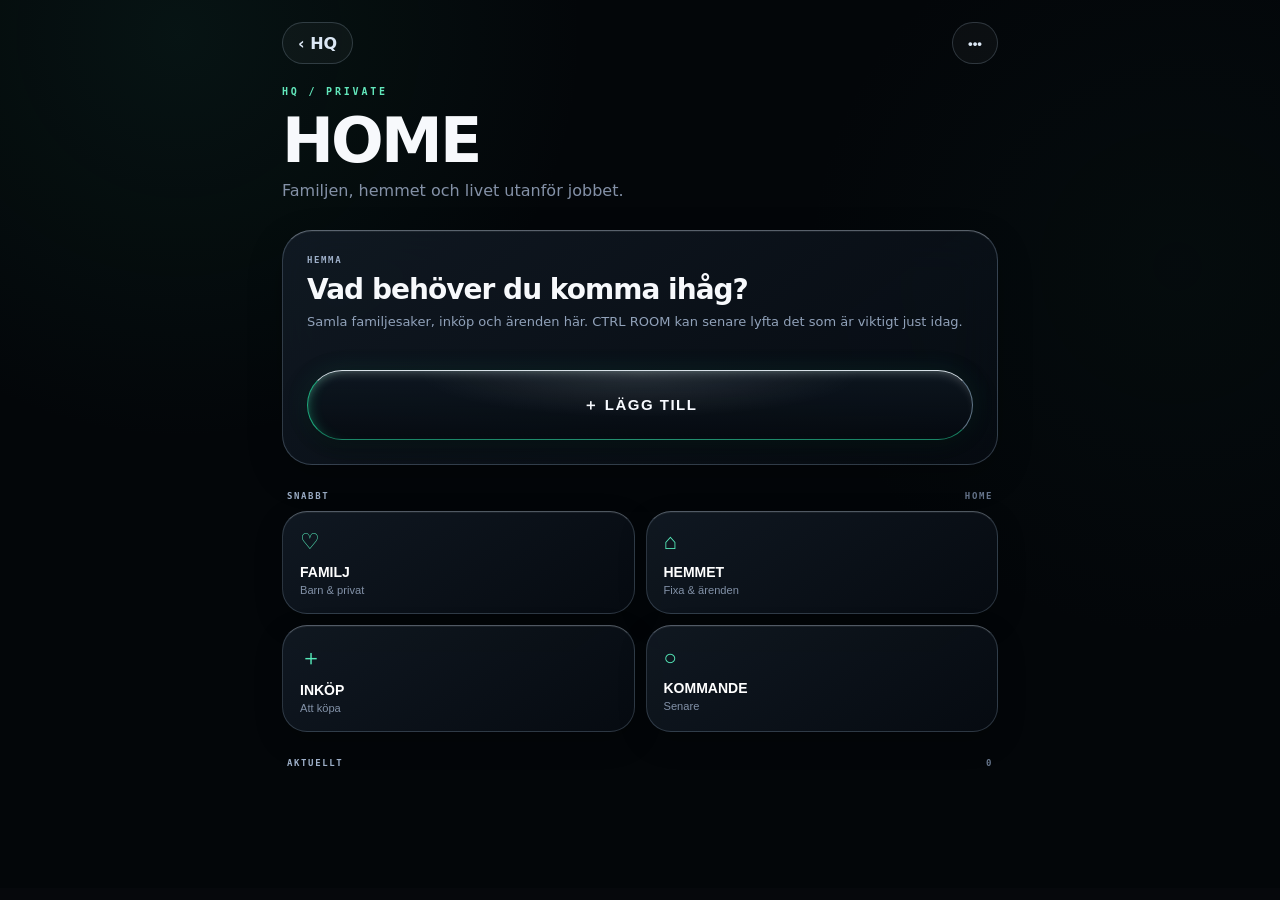
<file: home/index.html>
<!doctype html>
<html lang="sv">
<head>
<meta charset="utf-8">
<meta name="viewport" content="width=device-width,initial-scale=1,viewport-fit=cover">
<title>HQ · HOME</title>
<link rel="stylesheet" href="../shared/hq.css">
<style>
:root{--green:#28e4a4;--muted:#8794aa}
*{box-sizing:border-box}
body{
 margin:0;color:#f7f9fc;font-family:system-ui,-apple-system,BlinkMacSystemFont,"SF Pro Display",sans-serif;
 background:
 radial-gradient(circle at 14% 4%,rgba(26,105,83,.14),transparent 29%),
 radial-gradient(circle at 92% 30%,rgba(18,65,58,.09),transparent 28%),
 #030609;
}
.shell{max-width:760px;margin:auto;padding:22px 22px 110px}
.top{display:flex;justify-content:space-between;align-items:center;margin-bottom:22px}
.back,.more{color:#dce8f5;text-decoration:none;background:rgba(255,255,255,.035);border:1px solid rgba(190,215,240,.20);border-radius:999px;min-height:42px;padding:0 15px;display:grid;place-items:center;font-weight:800}
.ey{font:800 10px ui-monospace,monospace;letter-spacing:.28em;color:#62e7bb}
h1{font-size:clamp(42px,10vw,62px);letter-spacing:-.045em;margin:7px 0 4px}
.sub{color:#8491a7;margin:0 0 25px}
.glass{border:1px solid rgba(174,200,230,.25);border-top-color:rgba(220,234,249,.38);background:linear-gradient(145deg,rgba(20,29,40,.78),rgba(8,13,20,.74));backdrop-filter:blur(25px) saturate(145%);-webkit-backdrop-filter:blur(25px) saturate(145%);box-shadow:inset 0 1px rgba(255,255,255,.06),0 12px 35px rgba(0,0,0,.24)}
.hero{padding:24px;border-radius:30px;margin-bottom:25px}
.label,.head{font:800 9px ui-monospace,monospace;letter-spacing:.18em;color:#9eb0c9}
.hero h2{font-size:28px;letter-spacing:-.035em;margin:8px 0 7px}
.hero p{color:#91a2ba;margin:0 0 19px;line-height:1.4}
#capture{width:100%;min-height:70px;border-radius:999px;color:#f8fbff;font-weight:850;letter-spacing:.10em;font-size:15px;background:radial-gradient(ellipse at 50% 5%,rgba(255,255,255,.10),transparent 47%),linear-gradient(180deg,rgba(14,24,34,.82),rgba(5,10,16,.72));border:1px solid rgba(190,222,250,.50);border-top-color:rgba(239,249,255,.90);border-left-color:rgba(40,228,164,.72);border-bottom-color:rgba(40,228,164,.55);box-shadow:inset 9px 0 18px -17px rgba(40,228,164,.95),inset 0 8px 16px -15px rgba(255,255,255,.95),0 9px 26px rgba(0,0,0,.44),0 0 24px rgba(40,228,164,.10)}
.head{display:flex;justify-content:space-between;align-items:center;margin:26px 5px 10px}.head span{color:#68778e}
.quick{display:grid;grid-template-columns:1fr 1fr;gap:11px}
.quick button{min-height:96px;border-radius:25px;text-align:left;padding:17px;border:1px solid rgba(174,200,230,.22);border-top-color:rgba(220,234,249,.34);background:linear-gradient(145deg,rgba(20,29,40,.78),rgba(8,13,20,.74));color:#fff;box-shadow:inset 0 1px rgba(255,255,255,.06),0 10px 28px rgba(0,0,0,.23)}
.quick i{display:block;font-style:normal;font-size:22px;color:#55e8b8;margin-bottom:9px}.quick b{display:block;font-size:14px}.quick small{display:block;color:#8291a7;margin-top:4px}
.item{border-radius:24px;padding:17px;margin-bottom:10px;display:grid;grid-template-columns:1fr 42px;gap:12px;align-items:center}
.item small{display:block;color:#65bca0;font:800 8px ui-monospace,monospace;letter-spacing:.12em;margin-bottom:5px}
.item b{font-size:15px;line-height:1.3}
.done{width:38px;height:38px;border-radius:50%;border:1px solid rgba(40,228,164,.30);background:rgba(40,228,164,.07);color:#65efbf;font-size:17px}
.empty{border-radius:24px;padding:22px;color:#718096}
.sheetWrap{position:fixed;inset:0;display:none;z-index:50;background:rgba(0,0,0,.52);backdrop-filter:blur(10px);align-items:flex-end}.sheetWrap.open{display:flex}
.sheet{width:100%;max-width:760px;margin:auto;padding:24px 22px calc(25px + env(safe-area-inset-bottom));border-radius:30px 30px 0 0;background:linear-gradient(150deg,rgba(24,32,44,.98),rgba(8,13,20,.99));border:1px solid rgba(215,232,249,.25)}
.sheetTop{display:flex;justify-content:space-between;align-items:center}.sheet h2{margin:15px 0}.close{border:0;background:none;color:#9fcdbd;font-weight:800}
textarea{width:100%;min-height:110px;resize:none;border-radius:20px;border:1px solid rgba(190,215,240,.20);background:#080d14;color:white;padding:16px;font:600 16px system-ui;outline:none}
.chips{display:flex;gap:8px;margin:13px 0 18px;overflow:auto}.chips button{white-space:nowrap;border-radius:999px;padding:9px 12px;border:1px solid rgba(150,180,215,.20);background:#0c131d;color:#8492a6;font:800 8px ui-monospace,monospace}.chips button.active{background:#28e4a4;color:#03110d;border-color:#69f0c3;box-shadow:0 0 17px rgba(40,228,164,.20)}
.save{width:100%;min-height:54px;border:0;border-radius:18px;background:#f3f6fb;color:#07101a;font-weight:900}
</style>
</head>
<body>
<main class="shell">
 <div class="top"><a class="back" href="../index.html">‹ HQ</a><button class="more">•••</button></div>
 <div class="ey">HQ / PRIVATE</div><h1>HOME</h1><p class="sub">Familjen, hemmet och livet utanför jobbet.</p>

 <section class="glass hero">
  <div class="label">HEMMA</div><h2>Vad behöver du komma ihåg?</h2>
  <p>Samla familjesaker, inköp och ärenden här. CTRL ROOM kan senare lyfta det som är viktigt just idag.</p>
  <button id="capture">＋ LÄGG TILL</button>
 </section>

 <div class="head"><b>SNABBT</b><span>HOME</span></div>
 <div class="quick">
  <button data-cat="FAMILJ"><i>♡</i><b>FAMILJ</b><small>Barn & privat</small></button>
  <button data-cat="HEMMET"><i>⌂</i><b>HEMMET</b><small>Fixa & ärenden</small></button>
  <button data-cat="INKÖP"><i>＋</i><b>INKÖP</b><small>Att köpa</small></button>
  <button data-cat="KOMMANDE"><i>○</i><b>KOMMANDE</b><small>Senare</small></button>
 </div>

 <div class="head"><b>AKTUELLT</b><span id="count">0</span></div>
 <div id="items"></div>
</main>

<div class="sheetWrap" id="wrap">
 <div class="sheet glass">
  <div class="sheetTop"><div class="label">HOME / CAPTURE</div><button class="close" id="close">STÄNG</button></div>
  <h2>Lägg till i HOME</h2>
  <textarea id="input" placeholder="T.ex. Köp matsäck till utflykten…"></textarea>
  <div class="chips">
   <button class="active" data-cat="FAMILJ">FAMILJ</button>
   <button data-cat="HEMMET">HEMMET</button>
   <button data-cat="INKÖP">INKÖP</button>
   <button data-cat="KOMMANDE">KOMMANDE</button>
  </div>
  <button class="save" id="save">SPARA I HOME</button>
 </div>
</div>
<script>
const $=s=>document.querySelector(s),KEY="hq_home_v1";let cat="FAMILJ";
const load=()=>{try{return JSON.parse(localStorage.getItem(KEY)||"[]")}catch{return[]}};
const store=a=>localStorage.setItem(KEY,JSON.stringify(a));
const esc=s=>s.replace(/[&<>"']/g,c=>({"&":"&amp;","<":"&lt;",">":"&gt;","\\"":"&quot;","'":"&#39;"}[c]));
function render(){const a=load();$("#count").textContent=a.length;$("#items").innerHTML=a.length?a.map((x,i)=>`<div class="glass item"><div><small>${x.cat}</small><b>${esc(x.text)}</b></div><button class="done" data-i="${i}">✓</button></div>`).join(""):`<div class="glass empty">Inget som kräver din uppmärksamhet här.</div>`;document.querySelectorAll(".done").forEach(b=>b.onclick=()=>{const a=load();a.splice(+b.dataset.i,1);store(a);render()})}
function open(c){cat=c||"FAMILJ";document.querySelectorAll(".chips button").forEach(x=>x.classList.toggle("active",x.dataset.cat===cat));$("#wrap").classList.add("open");setTimeout(()=>$("#input").focus(),120)}
$("#capture").onclick=()=>open("FAMILJ");document.querySelectorAll(".quick button").forEach(b=>b.onclick=()=>open(b.dataset.cat));$("#close").onclick=()=>$("#wrap").classList.remove("open");$("#wrap").onclick=e=>{if(e.target===$("#wrap"))$("#wrap").classList.remove("open")};document.querySelectorAll(".chips button").forEach(b=>b.onclick=()=>{cat=b.dataset.cat;document.querySelectorAll(".chips button").forEach(x=>x.classList.toggle("active",x===b))});
$("#save").onclick=()=>{const text=$("#input").value.trim();if(!text)return;const a=load();a.unshift({text,cat,created:new Date().toISOString()});store(a);$("#input").value="";$("#wrap").classList.remove("open");render()};
render();
</script>

<script id="hq-swipe-nav">
(()=>{
 let x0=0,y0=0,tracking=false;
 const blocked=el=>!!el.closest('input,textarea,select,.sheet,.sheetWrap,#wrap');
 document.addEventListener("touchstart",e=>{
   if(e.touches.length!==1||blocked(e.target)){tracking=false;return;}
   const t=e.touches[0];x0=t.clientX;y0=t.clientY;tracking=true;
 },{passive:true});
 document.addEventListener("touchend",e=>{
   if(!tracking||!e.changedTouches.length)return;
   tracking=false;
   const t=e.changedTouches[0],dx=t.clientX-x0,dy=t.clientY-y0;
   if(Math.abs(dx)<70||Math.abs(dx)<=Math.abs(dy)*1.25)return;
   if(dx<0) window.location.assign("../index.html");
   else window.location.assign("../workspace/index.html");
 },{passive:true});
})();
</script>
</body></html>
</file>
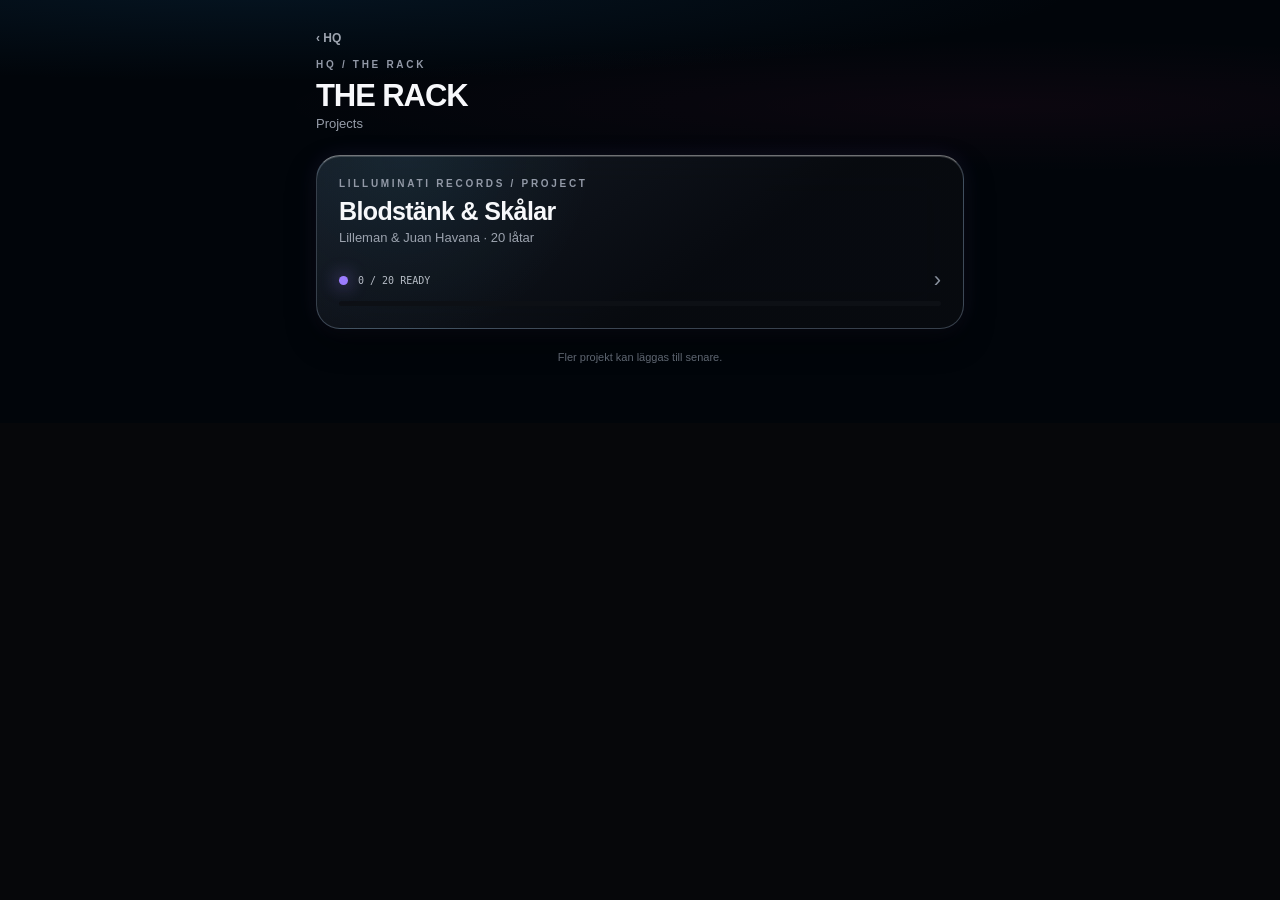
<file: rack/index.html>
<!doctype html>
<html lang="sv"><head><meta charset="utf-8">
<meta name="viewport" content="width=device-width,initial-scale=1,viewport-fit=cover">
<meta name="theme-color" content="#07090d"><meta name="apple-mobile-web-app-capable" content="yes">
<title>HQ — The Rack</title>
<style>
:root{--red:#ff6477;--amber:#ffb14e;--green:#55e39a;--violet:#9b7cff;--cyan:#53d8ff;--pink:#ff5ccf;--gold:#ffc857}
*{box-sizing:border-box} html,body{margin:0;min-height:100%;background:#06070a;color:#f7f8fb;font-family:-apple-system,BlinkMacSystemFont,"SF Pro Display","Helvetica Neue",sans-serif}
body{background:radial-gradient(circle at 8% 0%,#13202a 0,transparent 26%),radial-gradient(circle at 96% 20%,#1b142a 0,transparent 30%),#06070a}
button{font:inherit} .view{max-width:680px;margin:auto;padding:28px 16px 60px}
.ey{font-size:10px;letter-spacing:.27em;color:#9299a7;font-weight:800} h1{font-size:31px;margin:8px 0 2px;letter-spacing:-.035em} .sub{color:#969da9;font-size:13px}
.glass{border:1px solid rgba(255,255,255,.16);border-top-color:rgba(255,255,255,.29);background:linear-gradient(135deg,rgba(255,255,255,.115),rgba(255,255,255,.035) 55%,rgba(255,255,255,.07));-webkit-backdrop-filter:blur(24px) saturate(155%);backdrop-filter:blur(24px) saturate(155%);box-shadow:inset 0 1px rgba(255,255,255,.13),0 12px 30px #0008}
.project{-webkit-appearance:none;appearance:none;width:100%;color:inherit;text-align:left;margin-top:24px;padding:22px;border-radius:24px;position:relative;overflow:hidden;transform:translateZ(0);transition:transform .16s ease-out}
.project:active{transform:translateZ(0) scale(.985)} .project-title{font-size:25px;font-weight:800;margin-top:8px;letter-spacing:-.025em} .project-sub{color:#9ca3af;font-size:13px;margin-top:4px}
.project-foot{display:flex;align-items:center;gap:10px;margin-top:22px} .p-led{width:9px;height:9px;border-radius:50%;background:var(--violet);box-shadow:0 0 18px var(--violet)} .mono{font:10px ui-monospace,SFMono-Regular,Menlo,monospace;color:#b5bbc5} .arrow{margin-left:auto;color:#89919e;font-size:22px}
.bar{height:5px;background:#0d1015;border-radius:9px;margin-top:12px;overflow:hidden} .fill{display:block;height:100%;width:0;background:linear-gradient(90deg,var(--violet),var(--cyan),var(--green));transition:width .35s ease}
#projectView{display:none;opacity:0;transform:translate3d(0,12px,0)} #projectView.show{display:block;animation:viewIn .38s cubic-bezier(.2,.75,.25,1) forwards}
@keyframes viewIn{to{opacity:1;transform:translate3d(0,0,0)}} .back{border:0;background:transparent;color:#9da4af;padding:0 0 14px;font-weight:800;font-size:12px}
.album-status{margin:20px 0 18px;padding:15px;border-radius:20px} .status-line{display:flex;justify-content:space-between;font-size:11px;font-weight:800;color:#b9bec8}
.rack{display:grid;gap:13px} .track{--c:var(--red);-webkit-appearance:none;appearance:none;width:100%;min-height:76px;padding:15px;border-radius:18px;color:inherit;text-align:left;display:flex;align-items:center;gap:12px;position:relative;isolation:isolate;transform:translateZ(0);transition:transform .16s ease-out;border:1px solid rgba(255,255,255,.16);border-top-color:rgba(255,255,255,.28);background:linear-gradient(135deg,rgba(255,255,255,.115),rgba(255,255,255,.035) 55%,rgba(255,255,255,.07));-webkit-backdrop-filter:blur(24px) saturate(155%);backdrop-filter:blur(24px) saturate(155%);box-shadow:inset 0 1px rgba(255,255,255,.13),0 10px 25px #0008,0 0 20px color-mix(in srgb,var(--c) 18%,transparent)}
.track:after{content:"";position:absolute;z-index:-1;left:9%;right:9%;bottom:-6px;height:14px;border-radius:50%;background:var(--c);filter:blur(14px);opacity:.56} .track:active{transform:translateZ(0) scale(.975)} .track.mix{--c:var(--amber)} .track.ready{--c:var(--green)}
.track-led{width:9px;height:9px;flex:0 0 9px;border-radius:50%;background:var(--c);box-shadow:0 0 7px var(--c),0 0 17px var(--c)} .track-copy{min-width:0;flex:1} small{display:block;color:#7f8794;font:9px ui-monospace,monospace;letter-spacing:.16em} strong{display:block;margin-top:3px;font-size:16px;white-space:nowrap;overflow:hidden;text-overflow:ellipsis}
.track-state{font:9px ui-monospace,monospace;color:#aeb5c0;background:#090b0f99;border:1px solid #333842;padding:6px 7px;border-radius:6px;white-space:nowrap}
/* shared-element clone */
.morph{position:fixed;z-index:90;margin:0;pointer-events:none;will-change:transform,width,height,left,top,border-radius;transition:left .46s cubic-bezier(.2,.78,.2,1),top .46s cubic-bezier(.2,.78,.2,1),width .46s cubic-bezier(.2,.78,.2,1),height .46s cubic-bezier(.2,.78,.2,1),border-radius .46s cubic-bezier(.2,.78,.2,1),opacity .18s ease .30s}
.overlay{position:fixed;inset:0;z-index:80;display:none;align-items:flex-end;justify-content:center;background:rgba(2,3,5,.35);-webkit-backdrop-filter:blur(7px);backdrop-filter:blur(7px);opacity:0;transition:opacity .26s ease}
.overlay.open{display:flex} .overlay.visible{opacity:1}
.detail{--c:var(--red);width:min(100%,680px);min-height:54%;padding:18px 18px calc(24px + env(safe-area-inset-bottom));border-radius:28px 28px 0 0;border:1px solid rgba(255,255,255,.20);border-bottom:0;background:linear-gradient(145deg,rgba(34,37,45,.96),rgba(12,14,19,.96));-webkit-backdrop-filter:blur(28px) saturate(160%);backdrop-filter:blur(28px) saturate(160%);box-shadow:inset 0 1px rgba(255,255,255,.18),0 -10px 55px #000b,0 0 40px color-mix(in srgb,var(--c) 20%,transparent);opacity:0;transform:translate3d(0,105%,0);will-change:transform,opacity;transition:transform .52s cubic-bezier(.22,.82,.24,1),opacity .16s ease-out}
.overlay.visible .detail{opacity:1;transform:translate3d(0,0,0)} .handle{width:42px;height:5px;border-radius:9px;background:#ffffff35;margin:0 auto 22px} .detail-head{display:flex;align-items:center;gap:12px} .bigled{width:12px;height:12px;border-radius:50%;background:var(--c);box-shadow:0 0 8px var(--c),0 0 24px var(--c)} .detail h2{font-size:28px;margin:4px 0 0} .channel{font:10px ui-monospace,monospace;color:#858d99;letter-spacing:.18em}
.steps{display:grid;gap:12px;margin-top:28px} .step{-webkit-appearance:none;appearance:none;border:1px solid rgba(255,255,255,.14);background:linear-gradient(135deg,rgba(255,255,255,.10),rgba(255,255,255,.035));color:#d9dde4;border-radius:18px;padding:18px;text-align:left;display:flex;align-items:center;justify-content:space-between;font-size:15px;font-weight:800} .step span{font:10px ui-monospace,monospace;color:#8e96a2} .step.done{border-color:#55e39a66;background:#55e39a18;color:#dffff0} .close{margin-top:20px;width:100%;border:0;background:transparent;color:#89919e;padding:14px;font-weight:700}
/* V1 disco */
.detail.disco{animation:v1Disco 1.65s ease both} @keyframes v1Disco{0%{--c:#111;transform:scale(1)}12%{--c:var(--pink);transform:scale(.99)}28%{--c:var(--cyan);transform:scale(1.012)}44%{--c:var(--gold)}60%{--c:var(--violet);transform:scale(1.018)}76%{--c:var(--cyan)}100%{--c:var(--green);transform:scale(1)}}
.note{text-align:center;color:#656d79;font-size:11px;margin-top:22px}
@media(prefers-reduced-motion:reduce){.morph,.overlay,.detail,#projectView.show{transition:none;animation:none}}

/* HQ V3.2 — long press editor */
.press-menu{position:fixed;z-index:130;min-width:220px;padding:8px;border-radius:20px;opacity:0;transform:translate3d(0,8px,0) scale(.97);transition:transform .18s cubic-bezier(.2,.8,.2,1),opacity .14s ease;background:rgba(24,27,34,.88);border:1px solid rgba(255,255,255,.19);-webkit-backdrop-filter:blur(28px) saturate(170%);backdrop-filter:blur(28px) saturate(170%);box-shadow:0 18px 55px #000c,inset 0 1px rgba(255,255,255,.14)}
.press-menu.show{opacity:1;transform:translate3d(0,0,0) scale(1)}
.press-menu button{display:block;width:100%;min-height:46px;border:0;border-bottom:1px solid rgba(255,255,255,.09);background:transparent;color:#f3f5f8;text-align:left;padding:0 13px;font-size:14px;font-weight:700}.press-menu button:last-child{border-bottom:0}.press-menu .danger{color:#ff7c89}
.editor-shade{position:fixed;inset:0;z-index:140;display:none;align-items:flex-end;background:rgba(0,0,0,.42);-webkit-backdrop-filter:blur(5px);backdrop-filter:blur(5px);opacity:0;transition:opacity .18s}.editor-shade.open{display:flex}.editor-shade.show{opacity:1}
.editor{width:100%;max-width:680px;margin:0 auto;padding:18px 18px calc(22px + env(safe-area-inset-bottom));border-radius:28px 28px 0 0;background:rgba(25,28,35,.96);border:1px solid rgba(255,255,255,.18);box-shadow:0 -18px 60px #000b;transform:translate3d(0,100%,0);transition:transform .32s cubic-bezier(.2,.8,.2,1)}.editor-shade.show .editor{transform:none}
.editor h3{margin:4px 0 14px;font-size:19px}.editor input{width:100%;font-size:16px;color:white;background:#0c0e13;border:1px solid #343944;border-radius:14px;padding:14px;outline:none}.editor-actions{display:flex;gap:10px;margin-top:12px}.editor-actions button{flex:1;min-height:46px;border-radius:14px;border:1px solid #363c47;background:#171a20;color:#e9edf3;font-weight:800}.editor-actions .save{background:#f0f2f6;color:#111;border-color:#f0f2f6}
.tasks{display:grid;gap:9px;margin-top:20px}.task{display:flex;align-items:center;gap:11px;padding:13px;border:1px solid rgba(255,255,255,.12);border-radius:15px;background:rgba(255,255,255,.045);font-size:13px}.task input{width:20px;height:20px;accent-color:#55e39a}.task.done span{text-decoration:line-through;color:#777f8b}
.task-label{margin-top:24px;color:#858d99;font:10px ui-monospace,monospace;letter-spacing:.16em}

#hqHome{max-width:680px;margin:auto;padding:34px 18px 110px;min-height:100vh}.home-shell{border:1px solid #ffffff24;border-radius:30px;background:radial-gradient(circle at 14% 4%,#3e679730,transparent 29%),linear-gradient(150deg,#161a22fa,#080a0ffe 60%);padding:25px 20px 118px;min-height:calc(100vh - 68px);position:relative}.home-brand{font-size:10px;letter-spacing:.34em;font-weight:850;color:#a8afbc}.home-top{display:flex;justify-content:space-between;margin-top:14px}.home-day{font-size:42px;font-weight:850;letter-spacing:-.045em}.home-date{text-align:right}.home-date b{display:block;font-size:52px;font-weight:350;line-height:.9}.home-date span{display:block;margin-top:14px;font-size:11px;letter-spacing:.28em;color:#a0a6b2;font-weight:800}.week{display:grid;grid-template-columns:repeat(7,1fr);gap:5px;margin-top:42px}.wd{text-align:center;color:#7e8694;font-size:11px;font-weight:800}.dn{text-align:center;padding:13px 0;border:1px solid transparent;border-radius:18px;font-size:18px;font-weight:700;margin-top:6px}.dn.today{background:#ffffff17;border-color:#ffffff2e;box-shadow:0 0 25px #63aaff1f}.today-head{display:flex;justify-content:space-between;align-items:center;margin-top:30px}.today-head h2{margin:0;font-size:22px}.today-head span{font-size:11px;letter-spacing:.15em;color:#858d9a;font-weight:800}.empty-day{margin-top:18px;padding:28px 20px;border-radius:24px;text-align:center;color:#858d99;font-size:13px;border:1px solid #ffffff21;background:linear-gradient(135deg,#ffffff13,#ffffff06);backdrop-filter:blur(22px)}.empty-day strong{display:block;color:#dfe3ea;font-size:16px;margin-bottom:5px}.navdock{position:absolute;left:20px;right:20px;bottom:18px;display:grid;grid-template-columns:repeat(4,1fr);padding:7px;border-radius:24px;background:#14161cd1;border:1px solid #ffffff24;backdrop-filter:blur(28px)}.navdock button{border:0;background:transparent;color:#8d95a4;border-radius:18px;padding:11px 4px 9px;font-size:9px;font-weight:800}.navdock button.active{background:#ffffff1c;color:#fff}.navico{display:block;font-size:19px;margin-bottom:8px}
/* HQ RACK — CTRL ROOM glass + ticker */
.project,.album-status,.track{background:radial-gradient(circle at 14% 0%,rgba(83,216,255,.07),transparent 32%),linear-gradient(145deg,rgba(23,30,40,.90),rgba(8,11,16,.92) 62%);border:1px solid rgba(180,205,235,.28);border-top-color:rgba(255,255,255,.42);box-shadow:inset 0 1px rgba(255,255,255,.18),0 13px 30px rgba(0,0,0,.48),0 0 22px color-mix(in srgb,var(--c,var(--violet)) 10%,transparent)}
.track{min-height:92px;border-radius:23px;padding:15px 17px}.track-copy{overflow:hidden}.track strong{font-size:18px}.track-state{display:none}
.track-ticker{overflow:hidden;height:17px;margin-top:7px;max-width:100%;-webkit-mask-image:linear-gradient(90deg,transparent,#000 8%,#000 92%,transparent);mask-image:linear-gradient(90deg,transparent,#000 8%,#000 92%,transparent)}
.track-ticker-inner{display:inline-block;min-width:max-content;white-space:nowrap;color:#8f98a8;font:10px ui-monospace,SFMono-Regular,Menlo,monospace;letter-spacing:.08em}
.track-ticker-inner.scroll{animation:hqTicker var(--ticker-speed,9s) linear infinite}@keyframes hqTicker{from{transform:translateX(var(--ticker-from,0px))}to{transform:translateX(var(--ticker-to,-180px))}}
.track.ready{animation:readyBreath 2.8s ease-in-out infinite}.track.ready .track-led{animation:readyLed 2.8s ease-in-out infinite}
@keyframes readyBreath{0%,100%{box-shadow:inset 0 1px rgba(255,255,255,.18),0 13px 30px rgba(0,0,0,.48),0 0 17px rgba(85,227,154,.10)}50%{box-shadow:inset 0 1px rgba(255,255,255,.22),0 15px 34px rgba(0,0,0,.52),0 0 28px rgba(85,227,154,.24)}}
@keyframes readyLed{0%,100%{opacity:.78;transform:scale(.92)}50%{opacity:1;transform:scale(1.12);box-shadow:0 0 9px var(--green),0 0 24px rgba(85,227,154,.72)}}

/* HQ RACK V2.1 — alignment, READY signature, album art */
.track-copy{min-width:0;overflow:hidden}
.track-ticker{
  margin-left:0!important;
  padding-left:0!important;
  width:100%;
  max-width:100%;
  -webkit-mask-image:linear-gradient(90deg,#000 0%,#000 91%,transparent 100%);
  mask-image:linear-gradient(90deg,#000 0%,#000 91%,transparent 100%);
}
.track-ticker-inner{padding-left:0!important}

/* Permanent READY identity */
.track.ready{
  border-color:rgba(85,227,154,.55)!important;
  border-top-color:rgba(198,255,226,.72)!important;
  background:
    radial-gradient(circle at 12% 18%,rgba(85,227,154,.12),transparent 35%),
    linear-gradient(145deg,rgba(16,37,31,.92),rgba(7,14,14,.94) 62%)!important;
  box-shadow:
    inset 0 1px rgba(220,255,238,.22),
    0 13px 30px rgba(0,0,0,.48),
    0 0 28px rgba(85,227,154,.22)!important;
}
.track.ready .track-ticker-inner{color:#9de9bf}
.track.ready strong{color:#effff6}
.track.ready .track-led{background:var(--green);box-shadow:0 0 8px var(--green),0 0 22px rgba(85,227,154,.72)}
.track.ready.just-ready{overflow:hidden}
.track.ready.just-ready:before{
  content:"";position:absolute;z-index:2;top:-20%;bottom:-20%;width:38%;
  left:-48%;pointer-events:none;transform:skewX(-18deg);
  background:linear-gradient(90deg,transparent,rgba(183,255,218,.30),transparent);
  filter:blur(3px);animation:readySweep 1.15s cubic-bezier(.2,.72,.2,1) 1;
}
.track.ready.just-ready .track-led{animation:readyTriple .95s ease-out 1}
@keyframes readySweep{to{left:115%}}
@keyframes readyTriple{
  0%,100%{transform:scale(1)}
  18%{transform:scale(1.55)}
  34%{transform:scale(1)}
  52%{transform:scale(1.45)}
  68%{transform:scale(1)}
  84%{transform:scale(1.35)}
}

/* Album art */
.album-art-wrap{margin:18px 0 20px}
.album-art{
  -webkit-appearance:none;appearance:none;width:100%;aspect-ratio:16/8.6;
  border-radius:27px;overflow:hidden;position:relative;padding:0;color:#eaf0f8;
  border:1px solid rgba(183,207,235,.28);border-top-color:rgba(245,250,255,.50);
  background:
    radial-gradient(circle at 20% 0%,rgba(83,216,255,.11),transparent 36%),
    radial-gradient(circle at 85% 100%,rgba(155,124,255,.10),transparent 35%),
    linear-gradient(145deg,rgba(23,30,40,.91),rgba(7,10,15,.94));
  box-shadow:inset 0 1px rgba(255,255,255,.15),0 14px 36px rgba(0,0,0,.45);
  text-align:center;
}
.album-art img{position:absolute;inset:0;width:100%;height:100%;object-fit:cover;display:none}
.album-art.has-art img{display:block}
.album-art.has-art .album-placeholder{opacity:0}
.album-art:after{content:"";position:absolute;inset:0;pointer-events:none;border-radius:inherit;box-shadow:inset 0 1px rgba(255,255,255,.18)}
.album-placeholder{position:absolute;inset:0;display:grid;place-content:center;gap:8px;transition:opacity .2s}
.album-placeholder .art-icon{
  width:54px;height:54px;margin:auto;border-radius:17px;display:grid;place-items:center;
  border:1px solid rgba(198,221,246,.28);background:rgba(255,255,255,.045);
  font-size:23px;color:#a9b7ca
}
.album-placeholder b{font-size:14px;letter-spacing:.04em}
.album-placeholder span{font:10px ui-monospace,SFMono-Regular,Menlo,monospace;color:#7f8a9b;letter-spacing:.14em}
.art-actions{display:none;position:absolute;right:12px;bottom:12px;z-index:4}
.album-art.has-art .art-actions{display:block}
.art-actions span{display:block;padding:8px 11px;border-radius:999px;background:rgba(5,8,12,.62);border:1px solid rgba(255,255,255,.20);-webkit-backdrop-filter:blur(15px);backdrop-filter:blur(15px);font:9px ui-monospace,monospace;letter-spacing:.10em;color:#eef4fb}
#albumArtInput{display:none}


/* === THE RACK CONCEPT PASS === */
:root{--rack-pink:#ff3f91;--rack-green:#36f59a;--rack-amber:#ffad36;--rack-red:#ff405f}
body{background:radial-gradient(circle at 50% 18%,rgba(0,139,190,.055),transparent 28%),radial-gradient(circle at 50% 78%,rgba(255,42,119,.045),transparent 30%),#02060a}
.album-art-wrap{margin:12px 0!important}
.album-art{aspect-ratio:3.15/1!important;max-height:118px!important;border-radius:20px!important}
.album-placeholder{gap:5px!important}.album-placeholder .art-icon{width:38px!important;height:38px!important;border-radius:11px!important;font-size:17px!important}.album-placeholder b{font-size:11px!important}.album-placeholder span{font-size:7px!important}
.album-status{padding:12px 14px!important;border-radius:17px!important;margin:10px 0!important}.album-status .row{font-size:10px!important}.bar{height:5px!important;margin-top:8px!important}
.track-list,.tracks{gap:7px!important}
.track{min-height:0!important;height:68px!important;border-radius:16px!important;padding:9px 12px!important;grid-template-columns:28px minmax(0,1fr) auto!important;gap:9px!important}
.track-led{width:13px!important;height:13px!important}.track small{font-size:8px!important;letter-spacing:.16em!important;margin-bottom:3px!important}.track strong{font-size:14px!important;line-height:1.05!important}
.track-ticker{height:14px!important;margin-top:4px!important}.track-ticker-inner{font-size:8px!important;letter-spacing:.04em!important;color:#8c96a7!important}
.track-state{display:flex!important;align-items:center!important;gap:5px!important}
.track.ready{border-color:rgba(55,255,158,.58)!important;background:linear-gradient(105deg,rgba(8,38,27,.95),rgba(5,17,17,.97) 60%,rgba(8,37,26,.9))!important;box-shadow:inset 0 1px rgba(195,255,222,.28),0 0 10px rgba(50,255,151,.27),0 0 30px rgba(50,255,151,.20),0 9px 22px rgba(0,0,0,.46)!important}
.track.ready:after{content:"";position:absolute;inset:auto 10% -15px 10%;height:27px;background:radial-gradient(ellipse,rgba(46,255,145,.42),transparent 68%);filter:blur(9px);pointer-events:none}
.track.ready .track-led{background:var(--rack-green)!important;box-shadow:0 0 7px #42ff9e,0 0 17px rgba(54,245,154,.95),0 0 30px rgba(54,245,154,.55)!important}
.track.ready .track-state{color:#c5ffdf!important;border:1px solid rgba(65,255,160,.38);background:rgba(31,255,135,.09);border-radius:999px;padding:5px 8px;font-size:7px!important;letter-spacing:.1em}
.track.partial .track-led{background:var(--rack-amber)!important;box-shadow:0 0 7px var(--rack-amber),0 0 16px rgba(255,173,54,.45)!important}
@media(max-width:430px){.wrap,.shell,main{padding-left:14px!important;padding-right:14px!important}}


/* === TICKER FIX === */
.track-copy{
  min-width:0!important;
  flex:1 1 auto!important;
  overflow:hidden!important;
  align-self:center!important;
}
.track-ticker{
  display:block!important;
  position:relative!important;
  width:100%!important;
  height:12px!important;
  line-height:12px!important;
  margin:3px 0 0 0!important;
  padding:0!important;
  overflow:hidden!important;
  -webkit-mask-image:linear-gradient(90deg,#000 0%,#000 88%,transparent 100%)!important;
  mask-image:linear-gradient(90deg,#000 0%,#000 88%,transparent 100%)!important;
}
.track-ticker-inner{
  display:block!important;
  width:max-content!important;
  min-width:0!important;
  padding:0!important;
  margin:0!important;
  transform:translate3d(0,0,0);
  white-space:nowrap!important;
  color:#8f99a9!important;
  font:500 8px/12px ui-monospace,SFMono-Regular,Menlo,monospace!important;
  letter-spacing:.035em!important;
}
.track-ticker-inner.scroll{
  animation:hqTickerFixed var(--ticker-speed,10s) linear infinite!important;
  will-change:transform;
}
.track-ticker-inner .ticker-copy{padding-right:34px}
@keyframes hqTickerFixed{
  from{transform:translate3d(0,0,0)}
  to{transform:translate3d(var(--ticker-distance,-150px),0,0)}
}
/* Don't let the right badge crush the task line */
.track-state{flex:0 0 auto!important;margin-left:4px!important}
.arrow{flex:0 0 auto!important}


/* === READY GLOW — approved concept reference === */
.track.ready{
  position:relative!important; isolation:isolate!important; overflow:visible!important;
  border:1px solid rgba(74,255,163,.78)!important;
  background:
    radial-gradient(ellipse at 14% 52%,rgba(37,255,143,.25),transparent 34%),
    radial-gradient(ellipse at 70% 120%,rgba(28,255,137,.18),transparent 44%),
    linear-gradient(105deg,rgba(7,46,29,.97),rgba(4,19,17,.98) 57%,rgba(6,36,25,.96))!important;
  box-shadow:
    inset 0 1px 0 rgba(220,255,235,.36),
    inset 0 0 24px rgba(40,255,143,.11),
    0 0 7px rgba(67,255,160,.78),
    0 0 19px rgba(42,255,145,.53),
    0 0 40px rgba(27,255,133,.34),
    0 10px 28px rgba(0,0,0,.56)!important;
}
.track.ready::before{
  content:""!important; position:absolute!important; z-index:-1!important;
  left:2%!important; right:2%!important; bottom:-19px!important; height:36px!important;
  border-radius:50%!important;
  background:radial-gradient(ellipse at center,rgba(45,255,145,.70) 0%,rgba(28,255,137,.36) 34%,rgba(18,255,126,.12) 59%,transparent 77%)!important;
  filter:blur(10px)!important; opacity:1!important; pointer-events:none!important;
}
.track.ready::after{
  content:""!important; position:absolute!important; z-index:0!important; inset:1px!important;
  border-radius:inherit!important;
  background:
    radial-gradient(circle at 10% 50%,rgba(112,255,185,.24),transparent 17%),
    linear-gradient(110deg,transparent 50%,rgba(84,255,171,.09) 73%,transparent 91%)!important;
  pointer-events:none!important;
}
.track.ready .track-led{
  position:relative!important; z-index:2!important; background:#4dffa6!important;
  border-color:rgba(220,255,236,.82)!important;
  box-shadow:0 0 4px #c4ffdc,0 0 10px #43ff9d,0 0 22px rgba(52,255,151,.98),0 0 40px rgba(32,255,137,.66)!important;
}
.track.ready .track-copy,.track.ready .track-state,.track.ready .arrow{position:relative!important;z-index:2!important}
.track.ready strong{color:#f5fff9!important;text-shadow:0 0 13px rgba(105,255,178,.18)!important}
.track.ready .track-ticker-inner{color:#a8d9bd!important}
.track.ready .track-state{
  color:#d8ffe8!important;
  border:1px solid rgba(80,255,166,.68)!important;
  background:linear-gradient(180deg,rgba(43,255,146,.20),rgba(17,145,84,.11))!important;
  box-shadow:inset 0 1px rgba(225,255,238,.22),0 0 9px rgba(47,255,150,.46),0 0 20px rgba(35,255,139,.26)!important;
}
.track.ready.just-ready{animation:readyArrival 1.15s cubic-bezier(.2,.75,.2,1) 1!important}
@keyframes readyArrival{0%{filter:brightness(1)}32%{filter:brightness(1.6)}62%{filter:brightness(1.14)}100%{filter:brightness(1)}}


/* =========================================================
   THE RACK — ORIGINAL CONCEPT MATCH PASS
   ========================================================= */
#projectView{padding-top:18px!important}
.rack-topline{display:flex;align-items:center;justify-content:space-between;margin-bottom:8px}
.rack-topline .back{margin:0!important}
.rack-more,.filter-menu{
  appearance:none;border:1px solid rgba(170,196,225,.28);color:#dce5f0;
  background:rgba(8,13,20,.72);box-shadow:inset 0 1px rgba(255,255,255,.10);
  border-radius:999px
}
.rack-more{width:38px;height:38px;font-size:13px;letter-spacing:2px}
.rack-brand{color:#ff3d91;font-size:9px;font-weight:900;letter-spacing:.12em;margin-top:4px}
.rack-title{font-size:34px!important;line-height:.95!important;letter-spacing:.025em!important;margin:5px 0 7px!important}
.rack-album-name{font:700 9px ui-monospace,SFMono-Regular,Menlo,monospace;color:#8f9aae;letter-spacing:.16em;margin-bottom:16px}

.concept-project{
  display:grid!important;grid-template-columns:92px minmax(0,1fr)!important;gap:14px!important;
  padding:13px!important;border-radius:19px!important;align-items:center!important;
  background:
    radial-gradient(circle at 0% 100%,rgba(255,45,132,.11),transparent 37%),
    radial-gradient(circle at 100% 100%,rgba(57,216,255,.10),transparent 38%),
    linear-gradient(145deg,rgba(20,29,39,.94),rgba(7,11,17,.96))!important;
  border:1px solid rgba(183,208,237,.38)!important;
  border-top-color:rgba(242,249,255,.55)!important;
  box-shadow:inset 0 1px rgba(255,255,255,.15),0 10px 30px rgba(0,0,0,.44),0 0 18px rgba(255,45,132,.07)!important
}
.concept-project .album-art-wrap{margin:0!important;width:92px!important;height:92px!important}
.concept-project .album-art{
  width:92px!important;height:92px!important;aspect-ratio:1!important;max-height:none!important;
  border-radius:12px!important;border-color:rgba(255,255,255,.34)!important
}
.concept-project .album-placeholder{gap:4px!important}
.concept-project .album-placeholder .art-icon{width:29px!important;height:29px!important;border-radius:8px!important;font-size:13px!important}
.concept-project .album-placeholder b{font-size:7px!important;letter-spacing:.12em!important}
.project-info{min-width:0}
.project-kicker{font:700 7px ui-monospace,SFMono-Regular,Menlo,monospace;color:#8793a6;letter-spacing:.16em}
.project-name{font-size:17px;font-weight:850;color:#f5f7fb;margin-top:5px;white-space:nowrap;overflow:hidden;text-overflow:ellipsis}
.project-meta{font-size:11px;color:#9ba5b5;margin-top:4px}
.project-progress-row{display:grid;grid-template-columns:minmax(0,1fr) 34px;gap:9px;align-items:center;margin-top:14px}
.project-progress-row .bar{height:6px!important;margin:0!important;background:#121a24!important}
.project-progress-row .fill{
  background:linear-gradient(90deg,#ff3c91 0%,#ff4aa0 62%,#56d9ff 100%)!important;
  box-shadow:0 0 10px rgba(255,61,145,.42)!important
}
.project-progress-row b{font-size:10px;color:#dce2eb;text-align:right}

.filter-row{display:flex;align-items:center;gap:7px;margin:12px 0 10px}
.rack-filter{
  appearance:none;white-space:nowrap;border:1px solid rgba(150,176,207,.20);
  border-radius:999px;padding:8px 11px;background:rgba(11,16,23,.86);color:#8994a6;
  font:800 7px ui-monospace,SFMono-Regular,Menlo,monospace;letter-spacing:.07em;
  box-shadow:inset 0 1px rgba(255,255,255,.06)
}
.rack-filter span{margin-left:3px}
.rack-filter.active{
  color:#160712;border-color:rgba(255,109,174,.66);
  background:linear-gradient(180deg,#ff5aa7,#ff348c);
  box-shadow:0 0 8px rgba(255,56,145,.52),0 0 20px rgba(255,46,137,.25),inset 0 1px rgba(255,255,255,.38)
}
.filter-menu{margin-left:auto;flex:0 0 34px;width:34px;height:34px;font-size:15px}
.compact-status{display:none!important}

/* Compact channel strips */
.rack{display:flex!important;flex-direction:column!important;gap:6px!important}
.track{
  --rowGlow:rgba(255,64,95,.10);
  position:relative!important;height:59px!important;min-height:59px!important;
  display:grid!important;grid-template-columns:28px minmax(0,1fr) auto!important;
  gap:8px!important;align-items:center!important;
  padding:7px 10px!important;border-radius:14px!important;overflow:visible!important;
  background:
    radial-gradient(ellipse at 0% 50%,var(--rowGlow),transparent 34%),
    linear-gradient(110deg,rgba(11,17,24,.97),rgba(5,10,15,.98))!important;
  border:1px solid rgba(144,170,201,.24)!important;border-top-color:rgba(205,220,238,.31)!important;
  box-shadow:inset 0 1px rgba(255,255,255,.055),0 6px 15px rgba(0,0,0,.31)!important
}
.track-led{
  width:13px!important;height:13px!important;justify-self:center!important;
  background:#ff425f!important;border:1px solid rgba(255,180,190,.50)!important;
  box-shadow:0 0 5px #ff536d,0 0 13px rgba(255,55,85,.72),0 0 23px rgba(255,45,77,.32)!important
}
.track-copy{min-width:0!important;overflow:hidden!important;align-self:center!important}
.track-copy small{font-size:6.8px!important;line-height:8px!important;margin:0 0 2px!important;color:#788495!important;letter-spacing:.16em!important}
.track-copy strong{font-size:12.5px!important;line-height:15px!important;margin:0!important;color:#f3f5f8!important}
.track-ticker{height:11px!important;line-height:11px!important;margin:2px 0 0!important}
.track-ticker-inner{font-size:7px!important;line-height:11px!important;color:#8993a3!important}

.track-actions{display:flex;align-items:center;gap:5px;white-space:nowrap}
.mix-pill,.master-pill{
  display:inline-flex;align-items:center;justify-content:center;height:27px;min-width:43px;padding:0 8px;
  border-radius:999px;border:1px solid rgba(131,155,185,.20);
  background:linear-gradient(180deg,rgba(29,40,53,.94),rgba(15,23,33,.95));
  color:#8793a5;font:800 6.7px ui-monospace,SFMono-Regular,Menlo,monospace;letter-spacing:.06em;
  box-shadow:inset 0 1px rgba(255,255,255,.06)
}
.dots{font-size:16px;color:#8490a2;line-height:1;padding-left:1px}

/* Partially complete = amber LED, completed MIX pill lights up */
.track.partial{--rowGlow:rgba(255,168,45,.075)}
.track.partial .track-led{
  background:#ffad38!important;border-color:rgba(255,223,165,.58)!important;
  box-shadow:0 0 5px #ffc25e,0 0 13px rgba(255,171,52,.72),0 0 23px rgba(255,158,31,.30)!important
}
.track.partial .mix-pill{
  color:#fff0f7;border-color:rgba(255,72,154,.58);
  background:linear-gradient(180deg,rgba(255,53,143,.88),rgba(169,24,93,.88));
  box-shadow:0 0 7px rgba(255,57,148,.62),0 0 17px rgba(255,44,137,.25),inset 0 1px rgba(255,255,255,.28)
}

/* READY IN LIST = like the LEFT SIDE of the approved concept:
   dark card, bright local LED + compact green MIX/MASTER pills.
   NO giant radioactive halo around the entire card. */
.track.ready{
  --rowGlow:rgba(49,255,149,.095);
  border-color:rgba(65,235,148,.28)!important;
  background:
    radial-gradient(circle at 7% 50%,rgba(47,255,147,.13),transparent 20%),
    linear-gradient(110deg,rgba(7,26,20,.97),rgba(5,14,15,.99) 58%,rgba(6,22,18,.97))!important;
  box-shadow:inset 0 1px rgba(199,255,226,.10),0 0 8px rgba(42,255,145,.09),0 6px 15px rgba(0,0,0,.34)!important
}
.track.ready::before,.track.ready::after{display:none!important}
.track.ready .track-led{
  background:#45ffa0!important;border-color:rgba(210,255,232,.74)!important;
  box-shadow:0 0 4px #c5ffdd,0 0 10px #40ff9b,0 0 19px rgba(50,255,150,.82),0 0 29px rgba(42,255,143,.35)!important
}
.track.ready .mix-pill,.track.ready .master-pill{
  color:#cffff0!important;border-color:rgba(63,255,158,.46)!important;
  background:linear-gradient(180deg,rgba(29,184,105,.32),rgba(8,69,43,.34))!important;
  box-shadow:0 0 6px rgba(50,255,150,.38),0 0 14px rgba(42,255,143,.16),inset 0 1px rgba(220,255,235,.17)!important
}
.track.ready .mix-pill::before,.track.ready .master-pill::before{content:"✓";margin-right:4px;color:#77ffb8}
.track.ready strong{color:#f3fff8!important;text-shadow:none!important}
.track.ready .track-ticker-inner{color:#8fb7a0!important}
.track.ready.just-ready{animation:readyArrivalCompact .9s ease-out 1!important}
@keyframes readyArrivalCompact{0%{filter:brightness(1)}35%{filter:brightness(1.32)}100%{filter:brightness(1)}}

/* Detail view keeps the BIG approved green glow */
.detail .action.done,#mix.done,#master.done{
  border-color:rgba(72,255,160,.72)!important;
  background:
    radial-gradient(ellipse at 50% 110%,rgba(35,255,140,.25),transparent 55%),
    linear-gradient(180deg,rgba(10,70,42,.86),rgba(4,28,20,.94))!important;
  box-shadow:inset 0 1px rgba(220,255,235,.28),0 0 8px rgba(55,255,155,.68),0 0 22px rgba(40,255,145,.40),0 0 42px rgba(25,255,132,.20)!important
}

/* iPhone: keep enough width for two status pills */
@media(max-width:390px){
  .concept-project{grid-template-columns:82px minmax(0,1fr)!important}
  .concept-project .album-art-wrap,.concept-project .album-art{width:82px!important;height:82px!important}
  .track{grid-template-columns:25px minmax(0,1fr) auto!important;padding-left:8px!important;padding-right:8px!important}
  .mix-pill,.master-pill{min-width:38px;padding:0 6px;font-size:6px}
}


.track.partial .master-pill{color:#8793a5!important;border-color:rgba(131,155,185,.20)!important;background:linear-gradient(180deg,rgba(29,40,53,.94),rgba(15,23,33,.95))!important;box-shadow:inset 0 1px rgba(255,255,255,.06)!important}


/* === HQ UNIFIED SCALE + WORKING CONTROLS === */
:root{
  --hq-page-pad:26px;
  --hq-radius:24px;
  --hq-card-border:rgba(174,198,226,.28);
}
#projectView{
  padding-left:var(--hq-page-pad)!important;
  padding-right:var(--hq-page-pad)!important;
}
.concept-project{
  border-radius:var(--hq-radius)!important;
  padding:16px!important;
}
.track{
  height:72px!important;
  min-height:72px!important;
  border-radius:22px!important;
  padding:10px 13px!important;
  grid-template-columns:32px minmax(0,1fr) auto!important;
  gap:10px!important;
}
.track-copy small{
  font-size:7.5px!important;
  line-height:9px!important;
  margin-bottom:3px!important;
}
.track-copy strong{
  font-size:15px!important;
  line-height:18px!important;
}
.track-ticker{
  height:13px!important;
  line-height:13px!important;
  margin-top:3px!important;
}
.track-ticker-inner{
  font-size:8px!important;
  line-height:13px!important;
}
.track-led{width:15px!important;height:15px!important}
.mix-pill,.master-pill{
  height:31px!important;
  min-width:47px!important;
  padding:0 9px!important;
  font-size:6.8px!important;
}
.filter-row{margin:15px 0 13px!important}
.rack-filter{padding:9px 13px!important;font-size:7.5px!important}
.filter-menu{width:38px!important;height:38px!important;flex-basis:38px!important}
.track-actions span{touch-action:manipulation}
.mix-pill,.master-pill,.dots{cursor:pointer}
.mix-pill:active,.master-pill:active{transform:scale(.94)}
.rack-filter:active,.filter-menu:active,.rack-more:active{transform:scale(.96)}

/* MIX should visibly light whenever MIX is checked, not only in partial state */
.track .mix-pill.on{
  color:#fff0f7!important;
  border-color:rgba(255,72,154,.58)!important;
  background:linear-gradient(180deg,rgba(255,53,143,.88),rgba(169,24,93,.88))!important;
  box-shadow:0 0 7px rgba(255,57,148,.55),0 0 17px rgba(255,44,137,.22),inset 0 1px rgba(255,255,255,.28)!important;
}
.track.ready .mix-pill.on,.track.ready .master-pill.on{
  color:#cffff0!important;
  border-color:rgba(63,255,158,.46)!important;
  background:linear-gradient(180deg,rgba(29,184,105,.32),rgba(8,69,43,.34))!important;
  box-shadow:0 0 6px rgba(50,255,150,.38),0 0 14px rgba(42,255,143,.16),inset 0 1px rgba(220,255,235,.17)!important;
}
.track.ready .mix-pill.on::before,.track.ready .master-pill.on::before{
  content:"✓";margin-right:4px;color:#77ffb8
}

/* Small feedback when a filter changes */
.rack.filter-pop{animation:filterPop .18s ease-out}
@keyframes filterPop{0%{opacity:.72;transform:translateY(2px)}100%{opacity:1;transform:none}}

@media(max-width:390px){
  :root{--hq-page-pad:22px}
  .track{height:70px!important;min-height:70px!important;padding:9px 10px!important}
  .mix-pill,.master-pill{min-width:42px!important;padding:0 7px!important}
}


/* === HQ SCALE PASS — Capture-sized tracks ===
   Track glass = same visual weight as CTRL ROOM Capture.
   Cover = exactly 2x track height.
*/
:root{
  --hq-track-h:86px;
  --hq-cover-size:172px;
}

/* Song glass pieces */
.track{
  height:var(--hq-track-h)!important;
  min-height:var(--hq-track-h)!important;
  border-radius:26px!important;
  padding:13px 15px!important;
  grid-template-columns:34px minmax(0,1fr) auto!important;
  gap:11px!important;
  border-top-color:rgba(225,237,250,.38)!important;
  box-shadow:
    inset 0 1px rgba(255,255,255,.09),
    0 9px 24px rgba(0,0,0,.38)!important;
}
.rack{gap:11px!important}
.track-led{width:16px!important;height:16px!important}
.track-copy small{
  font-size:8px!important;
  line-height:10px!important;
  margin-bottom:4px!important;
}
.track-copy strong{
  font-size:17px!important;
  line-height:20px!important;
}
.track-ticker{
  height:15px!important;
  line-height:15px!important;
  margin-top:4px!important;
}
.track-ticker-inner{
  font-size:9px!important;
  line-height:15px!important;
}
.mix-pill,.master-pill{
  height:35px!important;
  min-width:52px!important;
  padding:0 10px!important;
  font-size:7px!important;
}

/* Project card / cover */
.concept-project{
  min-height:calc(var(--hq-cover-size) + 32px)!important;
  grid-template-columns:var(--hq-cover-size) minmax(0,1fr)!important;
  gap:18px!important;
  padding:16px!important;
  border-radius:28px!important;
  align-items:center!important;
}
.concept-project .album-art-wrap,
.concept-project .album-art{
  width:var(--hq-cover-size)!important;
  height:var(--hq-cover-size)!important;
}
.concept-project .album-art{
  max-height:none!important;
  aspect-ratio:1!important;
  border-radius:20px!important;
}
.concept-project .album-placeholder .art-icon{
  width:46px!important;height:46px!important;border-radius:14px!important;font-size:19px!important
}
.concept-project .album-placeholder b{font-size:9px!important}
.project-kicker{font-size:8px!important}
.project-name{
  font-size:19px!important;
  line-height:1.08!important;
  white-space:normal!important;
}
.project-meta{font-size:12px!important;line-height:1.3!important}
.project-progress-row{
  grid-template-columns:minmax(0,1fr) 34px!important;
  gap:8px!important;
  margin-top:18px!important;
}
.project-progress-row .bar{height:7px!important}
.project-progress-row b{font-size:10px!important}

/* Give the whole Rack the same generous breathing room as CTRL ROOM */
.filter-row{margin:18px 0 15px!important}
.rack-filter{padding:10px 14px!important}
.filter-menu{width:40px!important;height:40px!important;flex-basis:40px!important}

/* Narrow iPhones: preserve the 2x relationship, just scale both together */
@media(max-width:390px){
  :root{
    --hq-track-h:82px;
    --hq-cover-size:164px;
  }
  .concept-project{gap:14px!important;padding:14px!important}
  .track{padding:11px 11px!important}
  .track-copy strong{font-size:16px!important}
  .mix-pill,.master-pill{min-width:45px!important;padding:0 7px!important}
}


/* === FILTER FIX ===
   .track uses display:grid !important for layout, so hidden must also be !important.
*/
.track[hidden],
.track.is-filtered-out{
  display:none!important;
}


/* ===== TICKER / DRAG SORT / DOUBLE-TAP EDIT ===== */
.track-ticker{
  position:relative!important;
  overflow:hidden!important;
  max-width:100%!important;
  padding-right:26px!important; /* safety zone before controls */
  -webkit-mask-image:none!important;
  mask-image:none!important;
}
.track-ticker-inner{
  display:inline-block!important;
  width:max-content!important;
  max-width:none!important;
  white-space:nowrap!important;
  will-change:transform;
}
.track-ticker.is-scrolling{
  -webkit-mask-image:linear-gradient(90deg,transparent 0,#000 8px,#000 calc(100% - 16px),transparent 100%)!important;
  mask-image:linear-gradient(90deg,transparent 0,#000 8px,#000 calc(100% - 16px),transparent 100%)!important;
}
.track-ticker.is-scrolling .track-ticker-inner{
  animation:hqTicker var(--ticker-duration,8s) ease-in-out 1s infinite alternate;
}
@keyframes hqTicker{
  0%,12%{transform:translateX(0)}
  88%,100%{transform:translateX(calc(-1 * var(--ticker-distance,0px)))}
}
.track.dragging{
  opacity:.88!important;
  transform:scale(1.025)!important;
  z-index:50!important;
  box-shadow:0 22px 50px rgba(0,0,0,.58),0 0 0 1px rgba(91,205,255,.40)!important;
}
.track.drag-over{
  transform:translateY(5px)!important;
}
.track{touch-action:pan-y}
.track.is-drag-ready{filter:brightness(1.13)}
.track-order-hint{
  position:fixed;left:50%;bottom:30px;transform:translateX(-50%);
  z-index:9999;padding:10px 16px;border-radius:999px;
  background:rgba(12,19,28,.92);border:1px solid rgba(183,213,240,.32);
  color:#eaf4ff;font:800 10px ui-monospace,SFMono-Regular,Menlo,monospace;
  letter-spacing:.08em;box-shadow:0 10px 30px rgba(0,0,0,.45);
  backdrop-filter:blur(18px);-webkit-backdrop-filter:blur(18px);
}
.hq-edit-sheet{
  position:fixed;inset:0;z-index:10000;display:none;align-items:flex-end;
  background:rgba(0,0,0,.52);backdrop-filter:blur(10px);-webkit-backdrop-filter:blur(10px)
}
.hq-edit-sheet.open{display:flex}
.hq-edit-card{
  width:100%;padding:22px 22px calc(22px + env(safe-area-inset-bottom));
  border-radius:30px 30px 0 0;
  background:linear-gradient(160deg,rgba(26,34,46,.98),rgba(7,11,18,.99));
  border:1px solid rgba(194,217,241,.30);border-bottom:0;
  box-shadow:inset 0 1px rgba(255,255,255,.10),0 -18px 50px rgba(0,0,0,.5)
}
.hq-edit-card h3{margin:0 0 17px;font-size:22px}
.hq-edit-card label{display:block;margin:14px 0 7px;font:800 9px ui-monospace,SFMono-Regular,Menlo,monospace;letter-spacing:.12em;color:#8996a9}
.hq-edit-card input{
  width:100%;box-sizing:border-box;border-radius:17px;border:1px solid rgba(164,191,220,.25);
  background:#080d14;color:#fff;padding:15px;font:700 16px system-ui,-apple-system,sans-serif;outline:none
}
.hq-edit-actions{display:grid;grid-template-columns:1fr 1fr;gap:10px;margin-top:18px}
.hq-edit-actions button{
  min-height:52px;border-radius:17px;border:1px solid rgba(170,197,225,.25);
  background:rgba(25,34,46,.92);color:#fff;font-weight:850
}
.hq-edit-actions .save{background:#f3f6fb;color:#08101a}


/* ===== HQ TICKER V2 — continuous news crawl ===== */
.track-ticker{
  position:relative!important;
  overflow:hidden!important;
  padding-right:22px!important;
  -webkit-mask-image:none!important;
  mask-image:none!important;
}
.track-ticker.is-scrolling{
  -webkit-mask-image:linear-gradient(90deg,#000 0,#000 calc(100% - 18px),transparent 100%)!important;
  mask-image:linear-gradient(90deg,#000 0,#000 calc(100% - 18px),transparent 100%)!important;
}
.track-ticker.is-scrolling .track-ticker-inner{
  animation:none!important;
}
.hq-ticker-belt{
  display:flex!important;
  width:max-content!important;
  align-items:center!important;
  white-space:nowrap!important;
  will-change:transform;
  animation:hqNewsTicker var(--ticker-duration,10s) linear infinite!important;
}
.hq-ticker-copy{
  flex:none!important;
  white-space:nowrap!important;
  padding-right:42px!important;
}
@keyframes hqNewsTicker{
  from{transform:translate3d(0,0,0)}
  to{transform:translate3d(calc(-1 * var(--ticker-loop,0px)),0,0)}
}

/* ===== dedicated drag handle ===== */
.track .dots{
  position:relative!important;
  width:44px!important;
  min-width:44px!important;
  height:58px!important;
  margin:-10px -9px -10px 0!important;
  display:flex!important;
  align-items:center!important;
  justify-content:center!important;
  border-radius:16px!important;
  touch-action:none!important;
  user-select:none!important;
  -webkit-user-select:none!important;
  cursor:grab!important;
  font-size:0!important;
  z-index:8!important;
}
.track .dots::before{
  content:"⋮"!important;
  font-size:23px!important;
  line-height:1!important;
  color:#8e9aad!important;
  letter-spacing:0!important;
}
.track .dots:active,.track .dots.drag-handle-active{
  background:rgba(255,255,255,.07)!important;
  box-shadow:inset 0 0 0 1px rgba(180,210,238,.16)!important;
  cursor:grabbing!important;
}
.track.dragging{
  pointer-events:none!important;
  opacity:.92!important;
  transform:scale(1.018)!important;
  z-index:999!important;
}
body.hq-sorting{
  overflow:hidden!important;
  overscroll-behavior:none!important;
}

</style></head><body>
<section class="view" id="rackHome"><a href="../index.html" class="back" style="display:inline-flex;text-decoration:none;align-items:center">‹ HQ</a><div class="ey">HQ / THE RACK</div><h1>THE RACK</h1><div class="sub">Projects</div>
<button class="project glass" id="openProject" type="button"><div class="ey">LILLUMINATI RECORDS / PROJECT</div><div class="project-title">Blodstänk &amp; Skålar</div><div class="project-sub">Lilleman &amp; Juan Havana · 20 låtar</div><div class="project-foot"><span class="p-led"></span><span class="mono" id="homeCount">0 / 20 READY</span><span class="arrow">›</span></div><div class="bar"><i class="fill" id="homeFill"></i></div></button>
<div class="note">Fler projekt kan läggas till senare.</div></section>

<main class="view" id="projectView">
<div class="rack-topline"><button class="back" id="back" type="button">‹ HQ</button><button class="rack-more" id="projectOverview" type="button" aria-label="Projektöversikt" title="Projektöversikt">•••</button></div>
<div class="rack-brand">HQ</div>
<h1 class="rack-title">THE RACK</h1>
<div class="rack-album-name">BLODSTÄNK &amp; SKÅLAR</div>

<section class="concept-project glass">
  <div class="album-art-wrap">
    <button class="album-art" id="albumArtButton" type="button" aria-label="Lägg till albumomslag">
      <img id="albumArtImage" alt="Albumomslag">
      <span class="album-placeholder">
        <span class="art-icon">▧</span>
        <b>OMSLAG</b>
      </span>
      <span class="art-actions"><span>BYT</span></span>
    </button>
    <input id="albumArtInput" type="file" accept="image/*">
  </div>
  <div class="project-info">
    <div class="project-kicker">PROJEKT</div>
    <div class="project-name">Blodstänk &amp; Skålar</div>
    <div class="project-meta">20 låtar · Album</div>
    <div class="project-progress-row">
      <div class="bar"><i class="fill" id="fill"></i></div>
      <b id="percent">0%</b>
    </div>
  </div>
</section>

<div class="filter-row">
  <button class="rack-filter active" data-filter="all">ALLA <span id="allCount">20</span></button>
  <button class="rack-filter" data-filter="open">EJ KLARA <span id="openCount">20</span></button>
  <button class="rack-filter" data-filter="ready">KLARA <span id="readyCount">0</span></button>
  <button class="filter-menu" id="sortTracks" type="button" aria-label="Sortera låtar" title="Sortera låtar">⇅</button>
</div>

<section class="album-status glass compact-status"><div class="status-line"><span>ALBUM STATUS</span><span id="count">0 / 20 READY</span></div></section>
<section class="rack"><button class="track" type="button" data-i="0">
  <span class="track-led"></span>
  <span class="track-copy"><small>CHANNEL 01</small><strong>Nah Nah Nah</strong><div class="track-ticker"><span class="track-ticker-inner"></span></div></span>
  <span class="track-actions"><span class="mix-pill">MIX</span><span class="master-pill">MASTER</span><span class="dots">⋮</span></span>
</button><button class="track" type="button" data-i="1">
  <span class="track-led"></span>
  <span class="track-copy"><small>CHANNEL 02</small><strong>BS&S</strong><div class="track-ticker"><span class="track-ticker-inner"></span></div></span>
  <span class="track-actions"><span class="mix-pill">MIX</span><span class="master-pill">MASTER</span><span class="dots">⋮</span></span>
</button><button class="track" type="button" data-i="2">
  <span class="track-led"></span>
  <span class="track-copy"><small>CHANNEL 03</small><strong>Högre</strong><div class="track-ticker"><span class="track-ticker-inner"></span></div></span>
  <span class="track-actions"><span class="mix-pill">MIX</span><span class="master-pill">MASTER</span><span class="dots">⋮</span></span>
</button><button class="track" type="button" data-i="3">
  <span class="track-led"></span>
  <span class="track-copy"><small>CHANNEL 04</small><strong>95</strong><div class="track-ticker"><span class="track-ticker-inner"></span></div></span>
  <span class="track-actions"><span class="mix-pill">MIX</span><span class="master-pill">MASTER</span><span class="dots">⋮</span></span>
</button><button class="track" type="button" data-i="4">
  <span class="track-led"></span>
  <span class="track-copy"><small>CHANNEL 05</small><strong>Rikedom</strong><div class="track-ticker"><span class="track-ticker-inner"></span></div></span>
  <span class="track-actions"><span class="mix-pill">MIX</span><span class="master-pill">MASTER</span><span class="dots">⋮</span></span>
</button><button class="track" type="button" data-i="5">
  <span class="track-led"></span>
  <span class="track-copy"><small>CHANNEL 06</small><strong>Rap</strong><div class="track-ticker"><span class="track-ticker-inner"></span></div></span>
  <span class="track-actions"><span class="mix-pill">MIX</span><span class="master-pill">MASTER</span><span class="dots">⋮</span></span>
</button><button class="track" type="button" data-i="6">
  <span class="track-led"></span>
  <span class="track-copy"><small>CHANNEL 07</small><strong>Click Clack</strong><div class="track-ticker"><span class="track-ticker-inner"></span></div></span>
  <span class="track-actions"><span class="mix-pill">MIX</span><span class="master-pill">MASTER</span><span class="dots">⋮</span></span>
</button><button class="track" type="button" data-i="7">
  <span class="track-led"></span>
  <span class="track-copy"><small>CHANNEL 08</small><strong>Jag vill upp</strong><div class="track-ticker"><span class="track-ticker-inner"></span></div></span>
  <span class="track-actions"><span class="mix-pill">MIX</span><span class="master-pill">MASTER</span><span class="dots">⋮</span></span>
</button><button class="track" type="button" data-i="8">
  <span class="track-led"></span>
  <span class="track-copy"><small>CHANNEL 09</small><strong>Ryssen kommer</strong><div class="track-ticker"><span class="track-ticker-inner"></span></div></span>
  <span class="track-actions"><span class="mix-pill">MIX</span><span class="master-pill">MASTER</span><span class="dots">⋮</span></span>
</button><button class="track" type="button" data-i="9">
  <span class="track-led"></span>
  <span class="track-copy"><small>CHANNEL 10</small><strong>Ålderskris</strong><div class="track-ticker"><span class="track-ticker-inner"></span></div></span>
  <span class="track-actions"><span class="mix-pill">MIX</span><span class="master-pill">MASTER</span><span class="dots">⋮</span></span>
</button><button class="track" type="button" data-i="10">
  <span class="track-led"></span>
  <span class="track-copy"><small>CHANNEL 11</small><strong>Ha ha ha</strong><div class="track-ticker"><span class="track-ticker-inner"></span></div></span>
  <span class="track-actions"><span class="mix-pill">MIX</span><span class="master-pill">MASTER</span><span class="dots">⋮</span></span>
</button><button class="track" type="button" data-i="11">
  <span class="track-led"></span>
  <span class="track-copy"><small>CHANNEL 12</small><strong>På din dörr</strong><div class="track-ticker"><span class="track-ticker-inner"></span></div></span>
  <span class="track-actions"><span class="mix-pill">MIX</span><span class="master-pill">MASTER</span><span class="dots">⋮</span></span>
</button><button class="track" type="button" data-i="12">
  <span class="track-led"></span>
  <span class="track-copy"><small>CHANNEL 13</small><strong>Maskotar</strong><div class="track-ticker"><span class="track-ticker-inner"></span></div></span>
  <span class="track-actions"><span class="mix-pill">MIX</span><span class="master-pill">MASTER</span><span class="dots">⋮</span></span>
</button><button class="track" type="button" data-i="13">
  <span class="track-led"></span>
  <span class="track-copy"><small>CHANNEL 14</small><strong>Ondskan</strong><div class="track-ticker"><span class="track-ticker-inner"></span></div></span>
  <span class="track-actions"><span class="mix-pill">MIX</span><span class="master-pill">MASTER</span><span class="dots">⋮</span></span>
</button><button class="track" type="button" data-i="14">
  <span class="track-led"></span>
  <span class="track-copy"><small>CHANNEL 15</small><strong>Skiner</strong><div class="track-ticker"><span class="track-ticker-inner"></span></div></span>
  <span class="track-actions"><span class="mix-pill">MIX</span><span class="master-pill">MASTER</span><span class="dots">⋮</span></span>
</button><button class="track" type="button" data-i="15">
  <span class="track-led"></span>
  <span class="track-copy"><small>CHANNEL 16</small><strong>Hicka/Dubai</strong><div class="track-ticker"><span class="track-ticker-inner"></span></div></span>
  <span class="track-actions"><span class="mix-pill">MIX</span><span class="master-pill">MASTER</span><span class="dots">⋮</span></span>
</button><button class="track" type="button" data-i="16">
  <span class="track-led"></span>
  <span class="track-copy"><small>CHANNEL 17</small><strong>Svart bälte</strong><div class="track-ticker"><span class="track-ticker-inner"></span></div></span>
  <span class="track-actions"><span class="mix-pill">MIX</span><span class="master-pill">MASTER</span><span class="dots">⋮</span></span>
</button><button class="track" type="button" data-i="17">
  <span class="track-led"></span>
  <span class="track-copy"><small>CHANNEL 18</small><strong>Panenka</strong><div class="track-ticker"><span class="track-ticker-inner"></span></div></span>
  <span class="track-actions"><span class="mix-pill">MIX</span><span class="master-pill">MASTER</span><span class="dots">⋮</span></span>
</button><button class="track" type="button" data-i="18">
  <span class="track-led"></span>
  <span class="track-copy"><small>CHANNEL 19</small><strong>Champion</strong><div class="track-ticker"><span class="track-ticker-inner"></span></div></span>
  <span class="track-actions"><span class="mix-pill">MIX</span><span class="master-pill">MASTER</span><span class="dots">⋮</span></span>
</button><button class="track" type="button" data-i="19">
  <span class="track-led"></span>
  <span class="track-copy"><small>CHANNEL 20</small><strong>Värdefullt</strong><div class="track-ticker"><span class="track-ticker-inner"></span></div></span>
  <span class="track-actions"><span class="mix-pill">MIX</span><span class="master-pill">MASTER</span><span class="dots">⋮</span></span>
</button></section></main>

<div class="overlay" id="overlay"><section class="detail" id="detail"><div class="handle"></div><div class="detail-head"><span class="bigled"></span><div><div class="channel" id="dchannel"></div><h2 id="dname"></h2></div></div><div class="task-label">TO DO</div><div class="tasks" id="tasks"></div><div class="steps"><button class="step" id="mix" type="button">MIX <span>NOT READY</span></button><button class="step" id="master" type="button">MASTER <span>NOT READY</span></button></div><button class="close" id="close" type="button">Stäng</button></section></div>


<div class="press-menu" id="pressMenu">
  <button type="button" data-act="rename">✎ &nbsp;Byt namn</button>
  <button type="button" data-act="task">＋ &nbsp;Lägg till uppgift</button>
</div>
<div class="editor-shade" id="editorShade">
  <section class="editor">
    <h3 id="editorTitle">Redigera</h3>
    <input id="editorInput" autocomplete="off">
    <div class="editor-actions"><button id="editorCancel" type="button">Avbryt</button><button class="save" id="editorSave" type="button">Spara</button></div>
  </section>
</div>

<script>
(function(){
let names=["Nah Nah Nah", "BS&S", "Högre", "95", "Rikedom", "Rap", "Click Clack", "Jag vill upp", "Ryssen kommer", "Ålderskris", "Ha ha ha", "På din dörr", "Maskotar", "Ondskan", "Skiner", "Hicka/Dubai", "Svart bälte", "Panenka", "Champion", "Värdefullt"], KEY="hq-rack-v3";
let data={}, current=null, sourceCard=null, busy=false, editIndex=null, editMode=null, pressTimer=null, pressStart=null;
let meta={};
try{data=JSON.parse(localStorage.getItem(KEY)||"{}")}catch(e){}
try{meta=JSON.parse(localStorage.getItem(KEY+"-meta")||"{}")}catch(e){}
names=names.map((n,i)=>meta[i]&&meta[i].name?meta[i].name:n);
const $=s=>document.querySelector(s), cards=[...document.querySelectorAll(".track")], overlay=$("#overlay"), detail=$("#detail");
const state=i=>data[i]||{mix:false,master:false};
function save(){try{localStorage.setItem(KEY,JSON.stringify(data));localStorage.setItem(KEY+"-meta",JSON.stringify(meta))}catch(e){}}
function tasksFor(i){return meta[i]&&Array.isArray(meta[i].tasks)?meta[i].tasks:[]}

function tickerText(i){
 const x=state(i),pending=tasksFor(i).filter(t=>!t.done).map(t=>t.text),parts=[...pending];
 if(!x.mix)parts.push("MIX");else if(!x.master)parts.push("MASTER");
 return parts.length?parts.join("   •   "):"✓ READY";
}
function setTicker(el,text){
  el.classList.remove("scroll");
  el.style.removeProperty("--ticker-distance");
  el.style.removeProperty("--ticker-speed");
  el.textContent=text;
  requestAnimationFrame(()=>{
    const box=el.parentElement;
    if(!box)return;
    const natural=el.scrollWidth;
    if(natural>box.clientWidth+3){
      el.innerHTML='<span class="ticker-copy"></span><span class="ticker-copy"></span>';
      el.children[0].textContent=text+"   •   ";
      el.children[1].textContent=text+"   •   ";
      const distance=el.children[0].getBoundingClientRect().width;
      el.style.setProperty("--ticker-distance",(-distance)+"px");
      el.style.setProperty("--ticker-speed",Math.max(8,distance/22)+"s");
      el.classList.add("scroll");
    }
  });
}

const ART_DB="hq-media-v1", ART_STORE="covers", ART_KEY="blodstank-skalar";
function artDB(){
 return new Promise((resolve,reject)=>{
  const r=indexedDB.open(ART_DB,1);
  r.onupgradeneeded=()=>{const db=r.result;if(!db.objectStoreNames.contains(ART_STORE))db.createObjectStore(ART_STORE)};
  r.onsuccess=()=>resolve(r.result);r.onerror=()=>reject(r.error);
 });
}
async function saveArt(blob){
 const db=await artDB();
 await new Promise((resolve,reject)=>{const tx=db.transaction(ART_STORE,"readwrite");tx.objectStore(ART_STORE).put(blob,ART_KEY);tx.oncomplete=resolve;tx.onerror=()=>reject(tx.error)});
 db.close();
}
async function loadArt(){
 try{
  const db=await artDB();
  const blob=await new Promise((resolve,reject)=>{const tx=db.transaction(ART_STORE,"readonly");const r=tx.objectStore(ART_STORE).get(ART_KEY);r.onsuccess=()=>resolve(r.result);r.onerror=()=>reject(r.error)});
  db.close();
  if(blob){const img=$("#albumArtImage"),btn=$("#albumArtButton");img.src=URL.createObjectURL(blob);btn.classList.add("has-art")}
 }catch(e){}
}
function celebrateReady(i){
 const c=cards[i];if(!c)return;
 c.classList.remove("just-ready");void c.offsetWidth;c.classList.add("just-ready");
 setTimeout(()=>c.classList.remove("just-ready"),1250);
 try{navigator.vibrate&&navigator.vibrate([20,55,20])}catch(e){}
}

function paint(){
 let ready=0;
 cards.forEach((c,i)=>{c.querySelector("strong").textContent=names[i];let x=state(i);c.classList.toggle("mix",x.mix&&!x.master);c.classList.toggle("ready",x.mix&&x.master);c.classList.toggle("partial",(x.mix||x.master)&&!(x.mix&&x.master));let mp=c.querySelector(".mix-pill"),mtp=c.querySelector(".master-pill");if(mp)mp.classList.toggle("on",x.mix);if(mtp)mtp.classList.toggle("on",x.master);const tickerBox=c.querySelector(".track-ticker"); if(tickerBox) tickerBox.dataset.tickerText=tickerText(i); setTicker(c.querySelector(".track-ticker-inner"),tickerText(i));if(x.mix&&x.master)ready++;});
 $("#count").textContent=ready+" / "+names.length+" READY";$("#homeCount").textContent=ready+" / "+names.length+" READY";$("#readyCount").textContent=ready;$("#openCount").textContent=names.length-ready;$("#allCount").textContent=names.length;$("#percent").textContent=Math.round(ready/names.length*100)+"%";
 $("#fill").style.width=$("#homeFill").style.width=(ready/names.length*100)+"%";
 applyFilter(false);
 if(current!==null)paintDetail();setTimeout(()=>{rebuildNewsTickers();bindHQSortHandles();},30);
}
function paintDetail(){
 let x=state(current), c=x.mix&&x.master?"#55e39a":x.mix?"#ffb14e":"#ff6477";detail.style.setProperty("--c",c);
 $("#dchannel").textContent="CHANNEL "+String(current+1).padStart(2,"0");$("#dname").textContent=names[current];
 const box=$("#tasks"), ts=tasksFor(current);box.innerHTML="";
 if(!ts.length){box.innerHTML='<div style="color:#6f7783;font-size:12px;padding:3px 2px">Inga extra uppgifter</div>'}
 ts.forEach((t,j)=>{let lab=document.createElement("label");lab.className="task"+(t.done?" done":"");let cb=document.createElement("input");cb.type="checkbox";cb.checked=!!t.done;let sp=document.createElement("span");sp.textContent=t.text;cb.addEventListener("change",()=>{t.done=cb.checked;save();paint();try{navigator.vibrate&&navigator.vibrate(12)}catch(e){}});lab.append(cb,sp);box.appendChild(lab)});
 [["#mix","mix"],["#master","master"]].forEach(a=>{let b=$(a[0]),on=x[a[1]];b.classList.toggle("done",on);b.querySelector("span").textContent=on?"✓ READY":"NOT READY"});
}
function openTrack(card,i){
 if(busy)return;busy=true;current=i;sourceCard=card;paintDetail();
 overlay.classList.add("open");
 requestAnimationFrame(()=>requestAnimationFrame(()=>overlay.classList.add("visible")));
 setTimeout(()=>{busy=false},500);
}
function closeTrack(){
 if(busy)return;busy=true;overlay.classList.remove("visible");
 setTimeout(()=>{overlay.classList.remove("open");current=null;sourceCard=null;busy=false},540);
}
function haptic(ms=18){try{if(navigator.vibrate)navigator.vibrate(ms)}catch(e){}}
function hideMenu(){const m=$("#pressMenu");m.classList.remove("show");setTimeout(()=>{m.style.display="none"},160)}
function showMenu(card,i,x,y){
 editIndex=i;const m=$("#pressMenu");m.style.display="block";
 const w=230,left=Math.max(12,Math.min(window.innerWidth-w-12,x-w/2)),top=Math.max(70,Math.min(window.innerHeight-130,y+10));
 m.style.left=left+"px";m.style.top=top+"px";requestAnimationFrame(()=>m.classList.add("show"));haptic(30);
}
cards.forEach((c,i)=>{
 let longed=false;
 c.addEventListener("pointerdown",e=>{if(e.pointerType==="mouse"&&e.button!==0)return;longed=false;pressStart={x:e.clientX,y:e.clientY};clearTimeout(pressTimer);pressTimer=setTimeout(()=>{longed=true;showMenu(c,i,e.clientX,e.clientY)},520)});
 c.addEventListener("pointermove",e=>{if(pressStart&&Math.hypot(e.clientX-pressStart.x,e.clientY-pressStart.y)>12)clearTimeout(pressTimer)});
 ["pointerup","pointercancel","pointerleave"].forEach(ev=>c.addEventListener(ev,()=>clearTimeout(pressTimer)));
 c.addEventListener("click",e=>{
  if(longed){e.preventDefault();e.stopPropagation();longed=false;return}
  const mixP=e.target.closest(".mix-pill"), masterP=e.target.closest(".master-pill"), dots=e.target.closest(".dots");
  if(mixP){
    e.preventDefault();e.stopPropagation();
    const x=state(i),wasReady=x.mix&&x.master;
    x.mix=!x.mix;if(!x.mix)x.master=false;data[i]=x;save();paint();
    if(!wasReady&&x.mix&&x.master)celebrateReady(i);
    haptic(14);return;
  }
  if(masterP){
    e.preventDefault();e.stopPropagation();
    const x=state(i),wasReady=x.mix&&x.master;
    x.master=!x.master;if(x.master)x.mix=true;data[i]=x;save();paint();
    if(!wasReady&&x.mix&&x.master)celebrateReady(i);
    haptic(14);return;
  }
  if(dots){
    e.preventDefault();e.stopPropagation();
    const r=dots.getBoundingClientRect();showMenu(c,i,r.left,r.bottom);return;
  }
  openTrack(c,i);
});
});
document.addEventListener("pointerdown",e=>{if(!e.target.closest("#pressMenu")&&!e.target.closest(".track"))hideMenu()});
$("#pressMenu").addEventListener("click",e=>{
 const b=e.target.closest("button");if(!b)return;editMode=b.dataset.act;hideMenu();
 $("#editorTitle").textContent=editMode==="rename"?"Byt namn på låten":"Lägg till uppgift";
 $("#editorInput").value=editMode==="rename"?names[editIndex]:"";
 const sh=$("#editorShade");sh.classList.add("open");requestAnimationFrame(()=>sh.classList.add("show"));setTimeout(()=>$("#editorInput").focus(),260);
});
function closeEditor(){const sh=$("#editorShade");sh.classList.remove("show");setTimeout(()=>sh.classList.remove("open"),330)}
$("#editorCancel").addEventListener("click",closeEditor);
$("#editorSave").addEventListener("click",()=>{
 const v=$("#editorInput").value.trim();if(!v)return;
 meta[editIndex]=meta[editIndex]||{tasks:[]};meta[editIndex].tasks=meta[editIndex].tasks||[];
 if(editMode==="rename"){meta[editIndex].name=v;names[editIndex]=v}else meta[editIndex].tasks.push({text:v,done:false});
 save();paint();haptic(16);closeEditor();
});
$("#editorInput").addEventListener("keydown",e=>{if(e.key==="Enter")$("#editorSave").click()});
$("#close").addEventListener("click",closeTrack);overlay.addEventListener("click",e=>{if(e.target===overlay)closeTrack()});
$("#mix").addEventListener("click",()=>{let x=state(current);x.mix=!x.mix;if(!x.mix)x.master=false;data[current]=x;save();paint()});
$("#master").addEventListener("click",()=>{let i=current,x=state(i),was=x.mix&&x.master;if(!x.master){x.mix=true;x.master=true}else x.master=false;data[i]=x;save();paint();if(!was&&x.mix&&x.master){celebrateReady(i);detail.classList.remove("disco");void detail.offsetWidth;detail.classList.add("disco");setTimeout(()=>{detail.classList.remove("disco");paintDetail()},1100)}});
$("#openProject").addEventListener("click",()=>{const h=$("#rackHome"),p=$("#projectView");h.animate([{opacity:1,transform:"scale(1)"},{opacity:0,transform:"scale(.985)"}],{duration:260,easing:"ease-out"}).onfinish=()=>{h.style.display="none";p.classList.add("show");window.scrollTo(0,0)}});
$("#back").addEventListener("click",()=>{window.location.href="../index.html"});


let activeFilter="all", sortOpenFirst=false;

function applyFilter(animate=true){
 const rack=document.querySelector(".rack");
 cards.forEach((c,i)=>{
  const x=state(i),isReady=!!(x.mix&&x.master);
  const visible=activeFilter==="all" ||
    (activeFilter==="ready"&&isReady) ||
    (activeFilter==="open"&&!isReady);
  c.hidden=!visible;
  c.classList.toggle("is-filtered-out",!visible);
  c.setAttribute("aria-hidden",visible?"false":"true");
 });
 if(sortOpenFirst){
   [...cards].sort((a,b)=>{
     const ai=+a.dataset.i,bi=+b.dataset.i;
     const ar=state(ai).mix&&state(ai).master, br=state(bi).mix&&state(bi).master;
     return Number(ar)-Number(br) || ai-bi;
   }).forEach(c=>rack.appendChild(c));
 }else{
   [...cards].sort((a,b)=>(+a.dataset.i)-(+b.dataset.i)).forEach(c=>rack.appendChild(c));
 }
 if(animate&&rack){
   rack.classList.remove("filter-pop");void rack.offsetWidth;rack.classList.add("filter-pop");
 }
}

document.querySelectorAll(".rack-filter").forEach(btn=>{
 btn.addEventListener("click",e=>{
  e.preventDefault();e.stopPropagation();
  activeFilter=btn.dataset.filter;
  document.querySelectorAll(".rack-filter").forEach(b=>{
    const selected=b===btn;
    b.classList.toggle("active",selected);
    b.setAttribute("aria-pressed",selected?"true":"false");
  });
  applyFilter(true);
  haptic(12);
 });
});

const sortBtn=$("#sortTracks");
if(sortBtn)sortBtn.addEventListener("click",e=>{
 e.preventDefault();e.stopPropagation();
 sortOpenFirst=!sortOpenFirst;
 sortBtn.classList.toggle("active",sortOpenFirst);
 sortBtn.textContent=sortOpenFirst?"1↓":"⇅";
 sortBtn.setAttribute("aria-label",sortOpenFirst?"Återställ låtordning":"Visa ej klara först");
 applyFilter(true);haptic(12);
});

const overviewBtn=$("#projectOverview");
if(overviewBtn)overviewBtn.addEventListener("click",e=>{
 e.preventDefault();e.stopPropagation();
 const h=$("#rackHome"),p=$("#projectView");
 p.classList.remove("show");p.style.display="none";h.style.display="block";
 h.animate([{opacity:0,transform:"translateY(-6px)"},{opacity:1,transform:"none"}],
 {duration:260,easing:"cubic-bezier(.2,.75,.25,1)"});
 window.scrollTo(0,0);haptic(12);
});


/* ===== HQ interaction upgrade ===== */
const ORDER_KEY="hq-rack-v3-order";
let trackOrder=(()=>{try{const x=JSON.parse(localStorage.getItem(ORDER_KEY)||"[]");return Array.isArray(x)&&x.length===names.length?x:names.map((_,i)=>i)}catch(e){return names.map((_,i)=>i)}})();

function applySavedOrder(){
 const rack=document.querySelector(".rack");
 if(!rack)return;
 trackOrder.forEach(i=>{const c=cards.find(x=>+x.dataset.i===i);if(c)rack.appendChild(c)});
}
function saveOrder(){
 trackOrder=[...document.querySelectorAll(".rack .track")].map(c=>+c.dataset.i);
 localStorage.setItem(ORDER_KEY,JSON.stringify(trackOrder));
}
function refreshTickers(){
 requestAnimationFrame(()=>{
  document.querySelectorAll(".track").forEach(c=>{
   const box=c.querySelector(".track-ticker"), inner=c.querySelector(".track-ticker-inner");
   if(!box||!inner)return;
   box.classList.remove("is-scrolling");
   inner.style.removeProperty("--ticker-distance");
   inner.style.removeProperty("--ticker-duration");
   inner.style.transform="translateX(0)";
   // Reserve 28px before MIX/MASTER so letters never die inside the fade.
   const available=Math.max(0,box.clientWidth-28);
   const overflow=Math.ceil(inner.scrollWidth-available);
   if(overflow>2){
     inner.style.setProperty("--ticker-distance",(overflow+18)+"px");
     inner.style.setProperty("--ticker-duration",Math.max(6,Math.min(12,(overflow+available)/34))+"s");
     box.classList.add("is-scrolling");
   }
  });
 });
}
window.addEventListener("resize",refreshTickers);
setTimeout(refreshTickers,120);

/* iPhone-friendly long-press drag sorting */
let dragCard=null,holdTimer=null,startX=0,startY=0,dragStarted=false;
function hint(text){
 let h=document.querySelector(".track-order-hint");
 if(!h){h=document.createElement("div");h.className="track-order-hint";document.body.appendChild(h)}
 h.textContent=text;clearTimeout(h._t);h._t=setTimeout(()=>h.remove(),1200);
}
function beginDrag(c){
 dragCard=c;dragStarted=true;c.classList.add("dragging");document.body.style.userSelect="none";
 if(navigator.vibrate)navigator.vibrate(18);hint("FLYTTA LÅTEN");
}
function endDrag(){
 clearTimeout(holdTimer);
 if(dragCard){dragCard.classList.remove("dragging","is-drag-ready");saveOrder();refreshTickers()}
 document.querySelectorAll(".track.drag-over").forEach(x=>x.classList.remove("drag-over"));
 dragCard=null;dragStarted=false;document.body.style.userSelect="";
}
cards.forEach(c=>{
 c.addEventListener("pointerdown",e=>{
   if(e.target.closest(".mix-pill,.master-pill,.dots"))return;
   startX=e.clientX;startY=e.clientY;dragStarted=false;
   /* old whole-card long-press disabled; drag now starts only from handle */
 },{passive:true});
 c.addEventListener("pointermove",e=>{
   if(!dragStarted){
     if(Math.hypot(e.clientX-startX,e.clientY-startY)>12)clearTimeout(holdTimer);
     return;
   }
   e.preventDefault();
   const target=document.elementFromPoint(e.clientX,e.clientY)?.closest(".track");
   if(target&&target!==dragCard){
     document.querySelectorAll(".track.drag-over").forEach(x=>x.classList.remove("drag-over"));
     target.classList.add("drag-over");
     const r=target.getBoundingClientRect();
     target.parentNode.insertBefore(dragCard,e.clientY<r.top+r.height/2?target:target.nextSibling);
   }
 },{passive:false});
 c.addEventListener("pointerup",endDrag);
 c.addEventListener("pointercancel",endDrag);
});

/* Double tap = rename and/or add a task */
let quickEditIndex=null,lastTapAt=0,lastTapCard=null;
let editSheet=null;
function openQuickEdit(i){
 quickEditIndex=i;
 editSheet=document.getElementById("hqEditSheet");
 document.getElementById("hqEditName").value=names[i]||"";
 document.getElementById("hqEditTask").value="";
 editSheet.classList.add("open");editSheet.setAttribute("aria-hidden","false");
 setTimeout(()=>document.getElementById("hqEditName").focus(),120);
}
cards.forEach(c=>{
 c.addEventListener("click",e=>{
   if(dragStarted||e.target.closest(".mix-pill,.master-pill,.dots"))return;
   const now=Date.now();
   if(lastTapCard===c&&now-lastTapAt<330){
     e.preventDefault();e.stopImmediatePropagation();
     openQuickEdit(+c.dataset.i);lastTapAt=0;lastTapCard=null;
   }else{lastTapAt=now;lastTapCard=c}
 },true);
});
document.addEventListener("DOMContentLoaded",()=>{
 editSheet=document.getElementById("hqEditSheet");
 const cancel=document.getElementById("hqEditCancel"), saveBtn=document.getElementById("hqEditSave");
 if(cancel)cancel.addEventListener("click",()=>{editSheet.classList.remove("open");editSheet.setAttribute("aria-hidden","true")});
 if(editSheet)editSheet.addEventListener("click",e=>{if(e.target===editSheet&&cancel)cancel.click()});
 if(saveBtn)saveBtn.addEventListener("click",()=>{
  if(quickEditIndex===null)return;
  const nm=document.getElementById("hqEditName").value.trim(), task=document.getElementById("hqEditTask").value.trim();
  meta[quickEditIndex]=meta[quickEditIndex]||{tasks:[]};meta[quickEditIndex].tasks=Array.isArray(meta[quickEditIndex].tasks)?meta[quickEditIndex].tasks:[];
  if(nm){names[quickEditIndex]=nm;meta[quickEditIndex].name=nm}
  if(task)meta[quickEditIndex].tasks.push({text:task,done:false});
  save();editSheet.classList.remove("open");editSheet.setAttribute("aria-hidden","true");paint();refreshTickers();haptic(16);
 });
});
applySavedOrder();


/* ===== TICKER V2: endless, seamless news-style loop ===== */
function rebuildNewsTickers(){
  document.querySelectorAll(".track").forEach(c=>{
    const box=c.querySelector(".track-ticker");
    if(!box)return;

    // Restore a clean source string even if this has already been rebuilt.
    let source=box.dataset.tickerText;
    if(!source){
      const old=box.querySelector(".track-ticker-inner");
      source=(old?old.textContent:box.textContent).trim();
      box.dataset.tickerText=source;
    }

    box.classList.remove("is-scrolling");
    box.innerHTML="";
    const probe=document.createElement("span");
    probe.className="track-ticker-inner";
    probe.textContent=source;
    box.appendChild(probe);

    requestAnimationFrame(()=>{
      const safeWidth=Math.max(20,box.clientWidth-28);
      const textWidth=probe.scrollWidth;

      // Only long text crawls. Short status stays still.
      if(textWidth>safeWidth){
        box.classList.add("is-scrolling");
        const belt=document.createElement("span");
        belt.className="hq-ticker-belt";

        const a=document.createElement("span");
        a.className="hq-ticker-copy";
        a.textContent=source;

        const b=a.cloneNode(true);
        belt.append(a,b);
        box.innerHTML="";
        box.appendChild(belt);

        requestAnimationFrame(()=>{
          const loop=a.getBoundingClientRect().width;
          belt.style.setProperty("--ticker-loop",loop+"px");
          // Constant readable speed ~31 px/s, never pauses or reverses.
          belt.style.setProperty("--ticker-duration",Math.max(5.5,loop/31)+"s");
        });
      }
    });
  });
}
window.addEventListener("resize",()=>setTimeout(rebuildNewsTickers,50));
setTimeout(rebuildNewsTickers,180);


/* ===== SORT V2: grab the large three-dot handle and move freely ===== */
let hqSortCard=null,hqSortHandle=null,hqSortPointer=null,hqSortLastY=0,hqAutoScrollRAF=null;

function hqPersistOrder(){
  const ordered=[...document.querySelectorAll(".rack .track")].map(c=>+c.dataset.i);
  try{localStorage.setItem("hq-rack-v3-order",JSON.stringify(ordered))}catch(e){}
  trackOrder=ordered;
}
function hqAutoScroll(){
  if(!hqSortCard)return;
  const edge=105, y=hqSortLastY, h=window.innerHeight;
  let dy=0;
  if(y<edge)dy=-Math.max(5,(edge-y)*.16);
  else if(y>h-edge)dy=Math.max(5,(y-(h-edge))*.16);
  if(dy)window.scrollBy(0,dy);
  hqAutoScrollRAF=requestAnimationFrame(hqAutoScroll);
}
function hqStartSort(e,handle){
  const card=handle.closest(".track");
  if(!card)return;
  e.preventDefault();e.stopPropagation();
  hqSortCard=card;hqSortHandle=handle;hqSortPointer=e.pointerId;hqSortLastY=e.clientY;
  handle.setPointerCapture?.(e.pointerId);
  card.classList.add("dragging");
  handle.classList.add("drag-handle-active");
  document.body.classList.add("hq-sorting");
  if(navigator.vibrate)navigator.vibrate(18);
  cancelAnimationFrame(hqAutoScrollRAF);
  hqAutoScrollRAF=requestAnimationFrame(hqAutoScroll);
}
function hqMoveSort(e){
  if(!hqSortCard||e.pointerId!==hqSortPointer)return;
  e.preventDefault();e.stopPropagation();
  hqSortLastY=e.clientY;
  const candidates=[...document.querySelectorAll(".rack .track:not(.dragging):not([hidden])")];
  let target=null;
  for(const c of candidates){
    const r=c.getBoundingClientRect();
    if(e.clientY>=r.top && e.clientY<=r.bottom){target=c;break}
  }
  if(!target){
    target=candidates.reduce((best,c)=>{
      const r=c.getBoundingClientRect(),d=Math.abs(e.clientY-(r.top+r.height/2));
      return !best||d<best.d?{c,d}:best;
    },null)?.c;
  }
  if(target){
    const r=target.getBoundingClientRect();
    const before=e.clientY<r.top+r.height/2;
    target.parentNode.insertBefore(hqSortCard,before?target:target.nextSibling);
  }
}
function hqEndSort(e){
  if(!hqSortCard)return;
  if(e && hqSortPointer!==null && e.pointerId!==hqSortPointer)return;
  cancelAnimationFrame(hqAutoScrollRAF);
  try{hqSortHandle?.releasePointerCapture?.(hqSortPointer)}catch(_){}
  hqSortCard.classList.remove("dragging");
  hqSortHandle?.classList.remove("drag-handle-active");
  document.body.classList.remove("hq-sorting");
  hqPersistOrder();
  hqSortCard=hqSortHandle=hqSortPointer=null;
  setTimeout(rebuildNewsTickers,30);
}
function bindHQSortHandles(){
  document.querySelectorAll(".track .dots").forEach(handle=>{
    if(handle.dataset.sortBound)return;
    handle.dataset.sortBound="1";
    handle.setAttribute("aria-label","Håll och dra för att flytta låten");
    handle.addEventListener("pointerdown",e=>hqStartSort(e,handle),{passive:false});
    handle.addEventListener("pointermove",hqMoveSort,{passive:false});
    handle.addEventListener("pointerup",hqEndSort,{passive:false});
    handle.addEventListener("pointercancel",hqEndSort,{passive:false});
  });
}
bindHQSortHandles();
setTimeout(bindHQSortHandles,100);

const artBtn=$("#albumArtButton"),artInput=$("#albumArtInput");
if(artBtn&&artInput){
 artBtn.addEventListener("click",()=>artInput.click());
 artInput.addEventListener("change",async()=>{
  const file=artInput.files&&artInput.files[0];if(!file)return;
  if(!file.type.startsWith("image/"))return;
  try{await saveArt(file);const img=$("#albumArtImage");img.src=URL.createObjectURL(file);artBtn.classList.add("has-art");haptic(18)}catch(e){}
 });
 loadArt();
}

paint();
})();
</script>
<div class="hq-edit-sheet" id="hqEditSheet" aria-hidden="true">
  <div class="hq-edit-card">
    <h3>Redigera låt</h3>
    <label>LÅTNAMN</label>
    <input id="hqEditName" autocomplete="off">
    <label>NY UPPGIFT</label>
    <input id="hqEditTask" autocomplete="off" placeholder="T.ex. spela in adlibs">
    <div class="hq-edit-actions">
      <button type="button" id="hqEditCancel">Avbryt</button>
      <button type="button" class="save" id="hqEditSave">Spara</button>
    </div>
  </div>
</div>


<script id="hq-swipe-nav">
(()=>{
 let x0=0,y0=0,tracking=false;
 const control=el=>!!el.closest('.drag,[data-drag],.dots,.more,.menu,button,input,textarea,select,a,[contenteditable="true"]');
 document.addEventListener("touchstart",e=>{
   if(e.touches.length!==1||control(e.target)){tracking=false;return;}
   const t=e.touches[0]; x0=t.clientX;y0=t.clientY;tracking=true;
 },{passive:true});
 document.addEventListener("touchend",e=>{
   if(!tracking||!e.changedTouches.length)return;
   tracking=false;
   const t=e.changedTouches[0],dx=t.clientX-x0,dy=t.clientY-y0;
   if(Math.abs(dx)<70||Math.abs(dx)<=Math.abs(dy)*1.25)return;
   if(dx<0) window.location.assign("../calendar/index.html");
   else window.location.assign("../index.html");
 },{passive:true});
})();
</script>
</body></html><style>
/* HQ DESIGN SYSTEM — CTRL ROOM PHYSICS / RACK IDENTITY */
:root{--hq-glass-border:rgba(160,188,219,.34);--hq-glass-top:rgba(226,239,252,.48)}
body{background:radial-gradient(ellipse 95% 34% at 20% -4%,rgba(25,94,145,.18),transparent 68%),radial-gradient(ellipse 80% 22% at 78% 25%,rgba(255,44,132,.045),transparent 72%),#01050a!important}
#projectView{padding-top:25px!important}.rack-title{font-size:39px!important;line-height:1!important;margin:8px 0!important;letter-spacing:-.02em!important}.rack-album-name{margin-bottom:22px!important}
.concept-project{background:radial-gradient(ellipse at 0 0,rgba(70,151,206,.10),transparent 48%),radial-gradient(ellipse at 100% 100%,rgba(255,52,139,.055),transparent 42%),linear-gradient(145deg,rgba(17,25,35,.94),rgba(4,9,15,.97))!important;border:1px solid var(--hq-glass-border)!important;border-top-color:var(--hq-glass-top)!important;border-radius:32px!important;box-shadow:inset 0 1px rgba(255,255,255,.11),inset 0 -1px rgba(0,0,0,.55),0 15px 34px rgba(0,0,0,.43)!important}
.concept-project .album-art{background:linear-gradient(180deg,rgba(28,39,52,.86),rgba(7,12,20,.94))!important;border:1px solid rgba(181,207,234,.35)!important;border-top-color:rgba(235,245,255,.48)!important;box-shadow:inset 0 1px rgba(255,255,255,.12),inset 0 -8px 20px rgba(0,0,0,.18),0 9px 22px rgba(0,0,0,.30)!important}
.rack{gap:14px!important}.track{height:90px!important;min-height:90px!important;border-radius:28px!important;padding:14px 16px!important;background:linear-gradient(180deg,rgba(255,255,255,.025),transparent 23%),radial-gradient(ellipse at 0 75%,var(--rowGlow),transparent 37%),linear-gradient(145deg,rgba(15,23,32,.96),rgba(4,9,15,.985))!important;border:1px solid var(--hq-glass-border)!important;border-top-color:var(--hq-glass-top)!important;box-shadow:inset 0 1px rgba(255,255,255,.11),inset 0 -10px 22px rgba(0,0,0,.16),0 12px 27px rgba(0,0,0,.37)!important}
.track::after{content:""!important;display:block!important;pointer-events:none!important;position:absolute!important;left:10%!important;right:10%!important;top:1px!important;height:20px!important;border-radius:999px!important;background:linear-gradient(180deg,rgba(255,255,255,.085),rgba(255,255,255,0))!important;opacity:.52!important}
.track-copy small{font-size:8px!important}.track-copy strong{font-size:18px!important;line-height:21px!important}.track-ticker-inner{font-size:9px!important}.track-led{width:17px!important;height:17px!important}
.mix-pill,.master-pill{height:37px!important;min-width:56px!important;border-radius:999px!important;border-top-color:rgba(207,226,245,.32)!important;box-shadow:inset 0 1px rgba(255,255,255,.09),inset 0 -5px 10px rgba(0,0,0,.18),0 5px 12px rgba(0,0,0,.25)!important}
.track.ready{background:linear-gradient(180deg,rgba(255,255,255,.025),transparent 23%),radial-gradient(circle at 7% 52%,rgba(56,255,153,.13),transparent 21%),linear-gradient(145deg,rgba(8,29,22,.97),rgba(3,13,13,.99))!important;border-color:rgba(64,233,146,.30)!important;border-top-color:rgba(178,255,218,.39)!important;box-shadow:inset 0 1px rgba(218,255,235,.12),inset 0 -10px 22px rgba(0,0,0,.15),0 0 9px rgba(43,255,146,.10),0 12px 27px rgba(0,0,0,.38)!important}
.track.ready::after{background:linear-gradient(180deg,rgba(205,255,228,.10),rgba(255,255,255,0))!important}.track:active{transform:scale(.992);filter:brightness(1.07)}
@media(max-width:390px){.track{height:86px!important;min-height:86px!important;border-radius:26px!important}.rack-title{font-size:37px!important}}
</style>
</file>
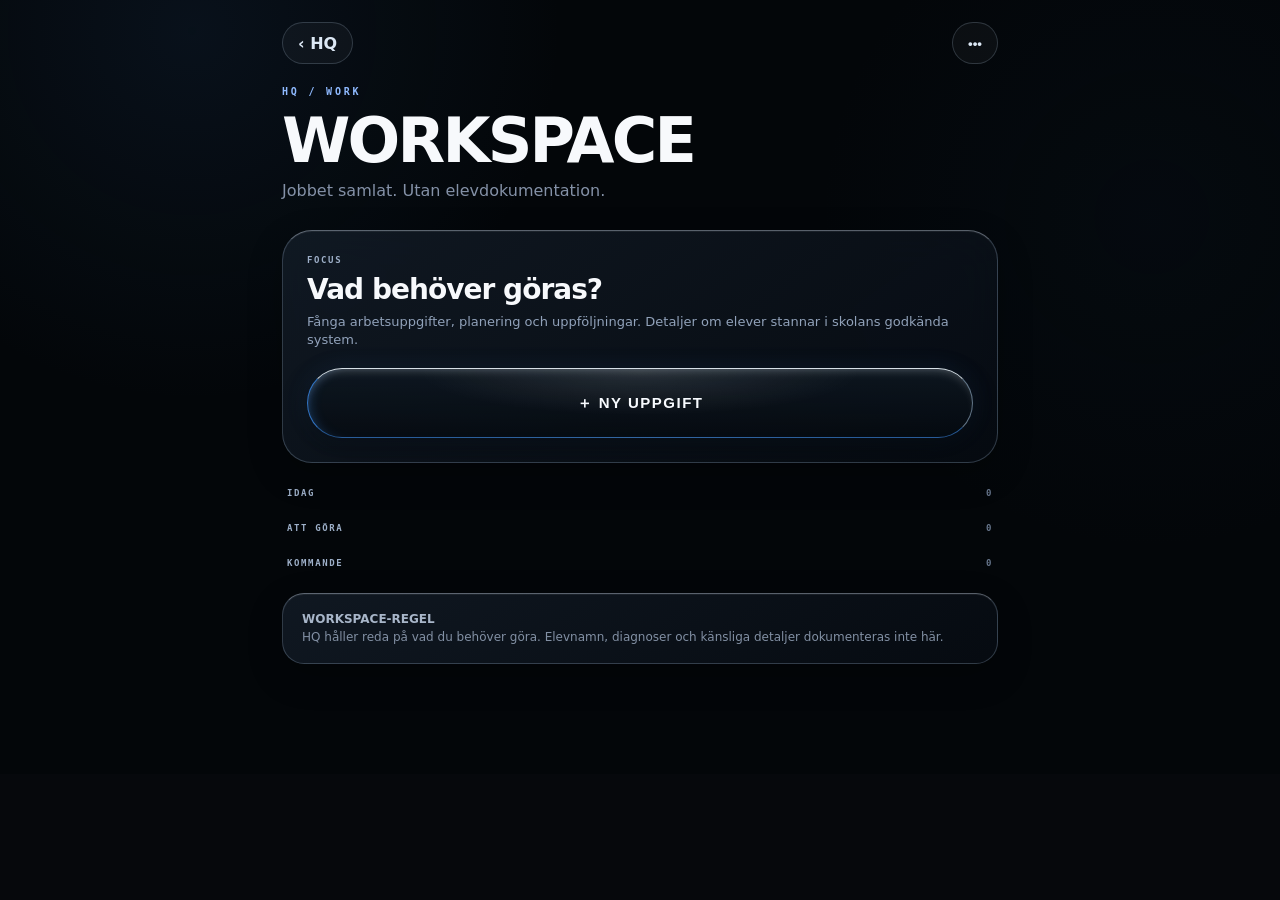
<file: workspace/index.html>
<!doctype html>
<html lang="sv">
<head>
<meta charset="utf-8">
<meta name="viewport" content="width=device-width,initial-scale=1,viewport-fit=cover">
<title>HQ · WORKSPACE</title>
<link rel="stylesheet" href="../shared/hq.css">
<style>
:root{--edge:rgba(184,207,235,.32);--blue:#4198ff;--muted:#8794aa}
*{box-sizing:border-box}
body{
 margin:0;color:#f7f9fc;
 background:
 radial-gradient(circle at 15% 4%,rgba(32,71,112,.17),transparent 28%),
 radial-gradient(circle at 90% 28%,rgba(16,43,72,.10),transparent 26%),
 #030609;
 font-family:system-ui,-apple-system,BlinkMacSystemFont,"SF Pro Display",sans-serif;
}
.shell{max-width:760px;margin:auto;padding:22px 22px 110px}
.top{display:flex;justify-content:space-between;align-items:center;margin-bottom:22px}
.back,.more{
 color:#dce8f5;text-decoration:none;background:rgba(255,255,255,.035);
 border:1px solid rgba(190,215,240,.20);border-radius:999px;
 min-height:42px;padding:0 15px;display:grid;place-items:center;font-weight:800
}
.ey{font:800 10px ui-monospace,monospace;letter-spacing:.28em;color:#8fbaff}
h1{font-size:clamp(42px,10vw,62px);letter-spacing:-.045em;margin:7px 0 4px}
.sub{color:#8491a7;margin:0 0 25px}
.glass{
 border:1px solid rgba(174,200,230,.25);
 border-top-color:rgba(220,234,249,.38);
 background:linear-gradient(145deg,rgba(20,29,40,.78),rgba(8,13,20,.74));
 backdrop-filter:blur(25px) saturate(145%);
 -webkit-backdrop-filter:blur(25px) saturate(145%);
 box-shadow:inset 0 1px rgba(255,255,255,.06),0 12px 35px rgba(0,0,0,.24)
}
.hero{padding:24px;border-radius:30px;margin-bottom:25px}
.label,.head{font:800 9px ui-monospace,monospace;letter-spacing:.18em;color:#9eb0c9}
.hero h2{font-size:28px;letter-spacing:-.035em;margin:8px 0 7px}
.hero p{color:#91a2ba;margin:0 0 19px;line-height:1.4}
#newTask{
 width:100%;min-height:70px;border-radius:999px;color:#f8fbff;font-weight:850;
 letter-spacing:.10em;font-size:15px;
 background:radial-gradient(ellipse at 50% 5%,rgba(255,255,255,.10),transparent 47%),linear-gradient(180deg,rgba(14,24,34,.82),rgba(5,10,16,.72));
 border:1px solid rgba(190,222,250,.50);border-top-color:rgba(239,249,255,.90);
 border-left-color:rgba(65,152,255,.75);border-bottom-color:rgba(65,152,255,.55);
 box-shadow:inset 9px 0 18px -17px rgba(65,152,255,.95),inset 0 8px 16px -15px rgba(255,255,255,.95),0 9px 26px rgba(0,0,0,.44),0 0 24px rgba(65,152,255,.10)
}
.head{display:flex;justify-content:space-between;align-items:center;margin:25px 5px 10px}
.head span{color:#68778e}
.task{border-radius:24px;padding:17px;margin-bottom:10px;display:grid;grid-template-columns:1fr 42px;gap:12px;align-items:center}
.task small{display:block;color:#6f829e;font:800 8px ui-monospace,monospace;letter-spacing:.12em;margin-bottom:5px}
.task b{font-size:15px;line-height:1.3}
.done{width:38px;height:38px;border-radius:50%;border:1px solid rgba(95,165,255,.32);background:rgba(65,152,255,.08);color:#73b1ff;font-size:17px}
.empty{border-radius:24px;padding:22px;color:#718096}
.note{margin-top:25px;padding:17px 19px;border-radius:22px;color:#8290a4;font-size:12px;line-height:1.45}
.note b{color:#a8b6c9}
.sheetWrap{position:fixed;inset:0;display:none;z-index:50;background:rgba(0,0,0,.52);backdrop-filter:blur(10px);align-items:flex-end}
.sheetWrap.open{display:flex}
.sheet{width:100%;max-width:760px;margin:auto;padding:24px 22px calc(25px + env(safe-area-inset-bottom));border-radius:30px 30px 0 0;background:linear-gradient(150deg,rgba(24,32,44,.98),rgba(8,13,20,.99));border:1px solid rgba(215,232,249,.25)}
.sheetTop{display:flex;justify-content:space-between;align-items:center}
.sheet h2{margin:15px 0}
.close{border:0;background:none;color:#9ab8dd;font-weight:800}
textarea{width:100%;min-height:115px;resize:none;border-radius:20px;border:1px solid rgba(190,215,240,.20);background:#080d14;color:white;padding:16px;font:600 16px system-ui;outline:none}
.chips{display:flex;gap:8px;margin:13px 0 18px;overflow:auto}
.chips button{white-space:nowrap;border-radius:999px;padding:9px 12px;border:1px solid rgba(150,180,215,.20);background:#0c131d;color:#8492a6;font:800 8px ui-monospace,monospace}
.chips button.active{background:#4198ff;color:white;border-color:#73b1ff;box-shadow:0 0 17px rgba(65,152,255,.25)}
.save{width:100%;min-height:54px;border:0;border-radius:18px;background:#f3f6fb;color:#07101a;font-weight:900}
</style>
</head>
<body>
<main class="shell">
 <div class="top"><a class="back" href="../index.html">‹ HQ</a><button class="more">•••</button></div>
 <div class="ey">HQ / WORK</div>
 <h1>WORKSPACE</h1>
 <p class="sub">Jobbet samlat. Utan elevdokumentation.</p>

 <section class="glass hero">
  <div class="label">FOCUS</div>
  <h2>Vad behöver göras?</h2>
  <p>Fånga arbetsuppgifter, planering och uppföljningar. Detaljer om elever stannar i skolans godkända system.</p>
  <button id="newTask">＋ NY UPPGIFT</button>
 </section>

 <div class="head"><b>IDAG</b><span id="todayCount">0</span></div>
 <div id="today"></div>

 <div class="head"><b>ATT GÖRA</b><span id="todoCount">0</span></div>
 <div id="todo"></div>

 <div class="head"><b>KOMMANDE</b><span id="laterCount">0</span></div>
 <div id="later"></div>

 <div class="glass note"><b>WORKSPACE-REGEL</b><br>HQ håller reda på vad du behöver göra. Elevnamn, diagnoser och känsliga detaljer dokumenteras inte här.</div>
</main>

<div class="sheetWrap" id="wrap">
 <div class="sheet glass">
  <div class="sheetTop"><div class="label">WORKSPACE / CAPTURE</div><button class="close" id="close">STÄNG</button></div>
  <h2>Ny arbetsuppgift</h2>
  <textarea id="input" placeholder="T.ex. Förbered material till musiklektionen…"></textarea>
  <div class="chips">
   <button class="active" data-when="today">IDAG</button>
   <button data-when="todo">ATT GÖRA</button>
   <button data-when="later">KOMMANDE</button>
  </div>
  <button class="save" id="save">SPARA I WORKSPACE</button>
 </div>
</div>

<script>
const $=s=>document.querySelector(s),KEY="hq_workspace_v1";
let when="today";
const load=()=>{try{return JSON.parse(localStorage.getItem(KEY)||"[]")}catch{return[]}};
const store=x=>localStorage.setItem(KEY,JSON.stringify(x));
const esc=s=>s.replace(/[&<>"']/g,c=>({"&":"&amp;","<":"&lt;",">":"&gt;","\\"":"&quot;","'":"&#39;"}[c]));
function render(){
 const a=load();
 ["today","todo","later"].forEach(group=>{
  const items=a.map((x,i)=>({...x,i})).filter(x=>x.when===group);
  $("#"+group+"Count").textContent=items.length;
  $("#"+group).innerHTML=items.length?items.map(x=>`<div class="glass task"><div><small>${group==="today"?"IDAG":group==="todo"?"ATT GÖRA":"KOMMANDE"}</small><b>${esc(x.text)}</b></div><button class="done" data-i="${x.i}">✓</button></div>`).join(""):`<div class="glass empty">Inget här ännu.</div>`;
 });
 document.querySelectorAll(".done").forEach(b=>b.onclick=()=>{const a=load();a.splice(+b.dataset.i,1);store(a);render()});
}
$("#newTask").onclick=()=>$("#wrap").classList.add("open");
$("#close").onclick=()=>$("#wrap").classList.remove("open");
$("#wrap").onclick=e=>{if(e.target===$("#wrap"))$("#wrap").classList.remove("open")};
document.querySelectorAll(".chips button").forEach(b=>b.onclick=()=>{when=b.dataset.when;document.querySelectorAll(".chips button").forEach(x=>x.classList.toggle("active",x===b))});
$("#save").onclick=()=>{
 const text=$("#input").value.trim();if(!text)return;
 const a=load();a.unshift({text,when,created:new Date().toISOString()});store(a);
 $("#input").value="";$("#wrap").classList.remove("open");render();
};
render();
</script>

<script id="hq-swipe-nav">
(()=>{
 let x0=0,y0=0,tracking=false;
 const blocked=el=>!!el.closest('input,textarea,select,.sheet,.sheetWrap,#wrap');
 document.addEventListener("touchstart",e=>{
   if(e.touches.length!==1||blocked(e.target)){tracking=false;return;}
   const t=e.touches[0];x0=t.clientX;y0=t.clientY;tracking=true;
 },{passive:true});
 document.addEventListener("touchend",e=>{
   if(!tracking||!e.changedTouches.length)return;
   tracking=false;
   const t=e.changedTouches[0],dx=t.clientX-x0,dy=t.clientY-y0;
   if(Math.abs(dx)<70||Math.abs(dx)<=Math.abs(dy)*1.25)return;
   if(dx<0) window.location.assign("../home/index.html");
   else window.location.assign("../calendar/index.html");
 },{passive:true});
})();
</script>
</body></html>
</file>
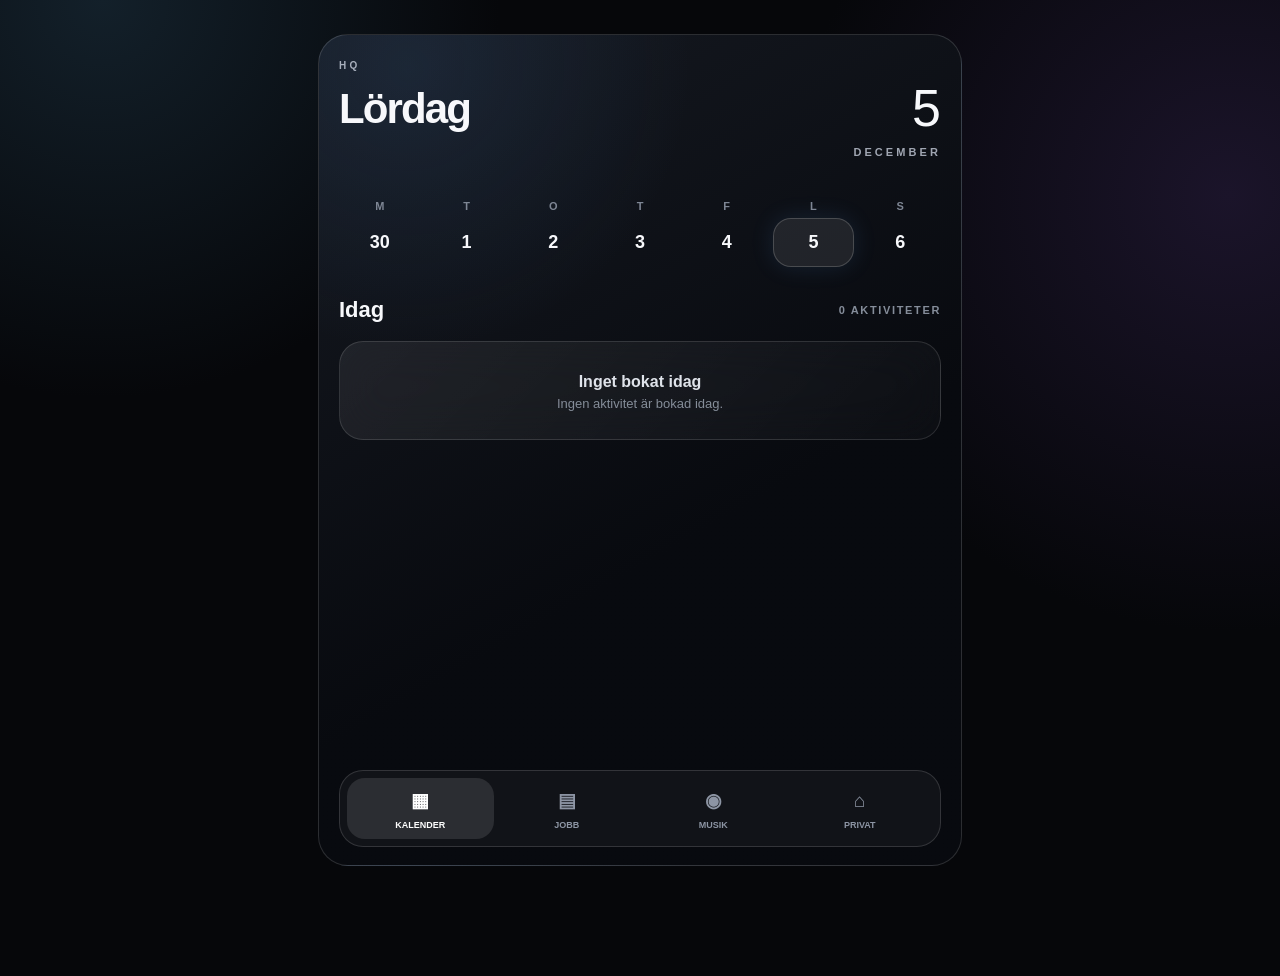
<file: HQ_V3_4_index.html>
<!doctype html>
<html lang="sv"><head><meta charset="utf-8">
<meta name="viewport" content="width=device-width,initial-scale=1,viewport-fit=cover">
<meta name="theme-color" content="#07090d"><meta name="apple-mobile-web-app-capable" content="yes">
<title>HQ — The Rack</title>
<style>
:root{--red:#ff6477;--amber:#ffb14e;--green:#55e39a;--violet:#9b7cff;--cyan:#53d8ff;--pink:#ff5ccf;--gold:#ffc857}
*{box-sizing:border-box} html,body{margin:0;min-height:100%;background:#06070a;color:#f7f8fb;font-family:-apple-system,BlinkMacSystemFont,"SF Pro Display","Helvetica Neue",sans-serif}
body{background:radial-gradient(circle at 8% 0%,#13202a 0,transparent 26%),radial-gradient(circle at 96% 20%,#1b142a 0,transparent 30%),#06070a}
button{font:inherit} .view{max-width:680px;margin:auto;padding:28px 16px 60px}
.ey{font-size:10px;letter-spacing:.27em;color:#9299a7;font-weight:800} h1{font-size:31px;margin:8px 0 2px;letter-spacing:-.035em} .sub{color:#969da9;font-size:13px}
.glass{border:1px solid rgba(255,255,255,.16);border-top-color:rgba(255,255,255,.29);background:linear-gradient(135deg,rgba(255,255,255,.115),rgba(255,255,255,.035) 55%,rgba(255,255,255,.07));-webkit-backdrop-filter:blur(24px) saturate(155%);backdrop-filter:blur(24px) saturate(155%);box-shadow:inset 0 1px rgba(255,255,255,.13),0 12px 30px #0008}
.project{-webkit-appearance:none;appearance:none;width:100%;color:inherit;text-align:left;margin-top:24px;padding:22px;border-radius:24px;position:relative;overflow:hidden;transform:translateZ(0);transition:transform .16s ease-out}
.project:active{transform:translateZ(0) scale(.985)} .project-title{font-size:25px;font-weight:800;margin-top:8px;letter-spacing:-.025em} .project-sub{color:#9ca3af;font-size:13px;margin-top:4px}
.project-foot{display:flex;align-items:center;gap:10px;margin-top:22px} .p-led{width:9px;height:9px;border-radius:50%;background:var(--violet);box-shadow:0 0 18px var(--violet)} .mono{font:10px ui-monospace,SFMono-Regular,Menlo,monospace;color:#b5bbc5} .arrow{margin-left:auto;color:#89919e;font-size:22px}
.bar{height:5px;background:#0d1015;border-radius:9px;margin-top:12px;overflow:hidden} .fill{display:block;height:100%;width:0;background:linear-gradient(90deg,var(--violet),var(--cyan),var(--green));transition:width .35s ease}
#projectView{display:none;opacity:0;transform:translate3d(0,12px,0)} #projectView.show{display:block;animation:viewIn .38s cubic-bezier(.2,.75,.25,1) forwards}
@keyframes viewIn{to{opacity:1;transform:translate3d(0,0,0)}} .back{border:0;background:transparent;color:#9da4af;padding:0 0 14px;font-weight:800;font-size:12px}
.album-status{margin:20px 0 18px;padding:15px;border-radius:20px} .status-line{display:flex;justify-content:space-between;font-size:11px;font-weight:800;color:#b9bec8}
.rack{display:grid;gap:13px} .track{--c:var(--red);-webkit-appearance:none;appearance:none;width:100%;min-height:76px;padding:15px;border-radius:18px;color:inherit;text-align:left;display:flex;align-items:center;gap:12px;position:relative;isolation:isolate;transform:translateZ(0);transition:transform .16s ease-out;border:1px solid rgba(255,255,255,.16);border-top-color:rgba(255,255,255,.28);background:linear-gradient(135deg,rgba(255,255,255,.115),rgba(255,255,255,.035) 55%,rgba(255,255,255,.07));-webkit-backdrop-filter:blur(24px) saturate(155%);backdrop-filter:blur(24px) saturate(155%);box-shadow:inset 0 1px rgba(255,255,255,.13),0 10px 25px #0008,0 0 20px color-mix(in srgb,var(--c) 18%,transparent)}
.track:after{content:"";position:absolute;z-index:-1;left:9%;right:9%;bottom:-6px;height:14px;border-radius:50%;background:var(--c);filter:blur(14px);opacity:.56} .track:active{transform:translateZ(0) scale(.975)} .track.mix{--c:var(--amber)} .track.ready{--c:var(--green)}
.track-led{width:9px;height:9px;flex:0 0 9px;border-radius:50%;background:var(--c);box-shadow:0 0 7px var(--c),0 0 17px var(--c)} .track-copy{min-width:0;flex:1} small{display:block;color:#7f8794;font:9px ui-monospace,monospace;letter-spacing:.16em} strong{display:block;margin-top:3px;font-size:16px;white-space:nowrap;overflow:hidden;text-overflow:ellipsis}
.track-state{font:9px ui-monospace,monospace;color:#aeb5c0;background:#090b0f99;border:1px solid #333842;padding:6px 7px;border-radius:6px;white-space:nowrap}
/* shared-element clone */
.morph{position:fixed;z-index:90;margin:0;pointer-events:none;will-change:transform,width,height,left,top,border-radius;transition:left .46s cubic-bezier(.2,.78,.2,1),top .46s cubic-bezier(.2,.78,.2,1),width .46s cubic-bezier(.2,.78,.2,1),height .46s cubic-bezier(.2,.78,.2,1),border-radius .46s cubic-bezier(.2,.78,.2,1),opacity .18s ease .30s}
.overlay{position:fixed;inset:0;z-index:80;display:none;align-items:flex-end;justify-content:center;background:rgba(2,3,5,.35);-webkit-backdrop-filter:blur(7px);backdrop-filter:blur(7px);opacity:0;transition:opacity .26s ease}
.overlay.open{display:flex} .overlay.visible{opacity:1}
.detail{--c:var(--red);width:min(100%,680px);min-height:54%;padding:18px 18px calc(24px + env(safe-area-inset-bottom));border-radius:28px 28px 0 0;border:1px solid rgba(255,255,255,.20);border-bottom:0;background:linear-gradient(145deg,rgba(34,37,45,.96),rgba(12,14,19,.96));-webkit-backdrop-filter:blur(28px) saturate(160%);backdrop-filter:blur(28px) saturate(160%);box-shadow:inset 0 1px rgba(255,255,255,.18),0 -10px 55px #000b,0 0 40px color-mix(in srgb,var(--c) 20%,transparent);opacity:0;transform:translate3d(0,105%,0);will-change:transform,opacity;transition:transform .52s cubic-bezier(.22,.82,.24,1),opacity .16s ease-out}
.overlay.visible .detail{opacity:1;transform:translate3d(0,0,0)} .handle{width:42px;height:5px;border-radius:9px;background:#ffffff35;margin:0 auto 22px} .detail-head{display:flex;align-items:center;gap:12px} .bigled{width:12px;height:12px;border-radius:50%;background:var(--c);box-shadow:0 0 8px var(--c),0 0 24px var(--c)} .detail h2{font-size:28px;margin:4px 0 0} .channel{font:10px ui-monospace,monospace;color:#858d99;letter-spacing:.18em}
.steps{display:grid;gap:12px;margin-top:28px} .step{-webkit-appearance:none;appearance:none;border:1px solid rgba(255,255,255,.14);background:linear-gradient(135deg,rgba(255,255,255,.10),rgba(255,255,255,.035));color:#d9dde4;border-radius:18px;padding:18px;text-align:left;display:flex;align-items:center;justify-content:space-between;font-size:15px;font-weight:800} .step span{font:10px ui-monospace,monospace;color:#8e96a2} .step.done{border-color:#55e39a66;background:#55e39a18;color:#dffff0} .close{margin-top:20px;width:100%;border:0;background:transparent;color:#89919e;padding:14px;font-weight:700}
/* V1 disco */
.detail.disco{animation:v1Disco 1.65s ease both} @keyframes v1Disco{0%{--c:#111;transform:scale(1)}12%{--c:var(--pink);transform:scale(.99)}28%{--c:var(--cyan);transform:scale(1.012)}44%{--c:var(--gold)}60%{--c:var(--violet);transform:scale(1.018)}76%{--c:var(--cyan)}100%{--c:var(--green);transform:scale(1)}}
.note{text-align:center;color:#656d79;font-size:11px;margin-top:22px}
@media(prefers-reduced-motion:reduce){.morph,.overlay,.detail,#projectView.show{transition:none;animation:none}}

/* HQ V3.2 — long press editor */
.press-menu{position:fixed;z-index:130;min-width:220px;padding:8px;border-radius:20px;opacity:0;transform:translate3d(0,8px,0) scale(.97);transition:transform .18s cubic-bezier(.2,.8,.2,1),opacity .14s ease;background:rgba(24,27,34,.88);border:1px solid rgba(255,255,255,.19);-webkit-backdrop-filter:blur(28px) saturate(170%);backdrop-filter:blur(28px) saturate(170%);box-shadow:0 18px 55px #000c,inset 0 1px rgba(255,255,255,.14)}
.press-menu.show{opacity:1;transform:translate3d(0,0,0) scale(1)}
.press-menu button{display:block;width:100%;min-height:46px;border:0;border-bottom:1px solid rgba(255,255,255,.09);background:transparent;color:#f3f5f8;text-align:left;padding:0 13px;font-size:14px;font-weight:700}.press-menu button:last-child{border-bottom:0}.press-menu .danger{color:#ff7c89}
.editor-shade{position:fixed;inset:0;z-index:140;display:none;align-items:flex-end;background:rgba(0,0,0,.42);-webkit-backdrop-filter:blur(5px);backdrop-filter:blur(5px);opacity:0;transition:opacity .18s}.editor-shade.open{display:flex}.editor-shade.show{opacity:1}
.editor{width:100%;max-width:680px;margin:0 auto;padding:18px 18px calc(22px + env(safe-area-inset-bottom));border-radius:28px 28px 0 0;background:rgba(25,28,35,.96);border:1px solid rgba(255,255,255,.18);box-shadow:0 -18px 60px #000b;transform:translate3d(0,100%,0);transition:transform .32s cubic-bezier(.2,.8,.2,1)}.editor-shade.show .editor{transform:none}
.editor h3{margin:4px 0 14px;font-size:19px}.editor input{width:100%;font-size:16px;color:white;background:#0c0e13;border:1px solid #343944;border-radius:14px;padding:14px;outline:none}.editor-actions{display:flex;gap:10px;margin-top:12px}.editor-actions button{flex:1;min-height:46px;border-radius:14px;border:1px solid #363c47;background:#171a20;color:#e9edf3;font-weight:800}.editor-actions .save{background:#f0f2f6;color:#111;border-color:#f0f2f6}
.tasks{display:grid;gap:9px;margin-top:20px}.task{display:flex;align-items:center;gap:11px;padding:13px;border:1px solid rgba(255,255,255,.12);border-radius:15px;background:rgba(255,255,255,.045);font-size:13px}.task input{width:20px;height:20px;accent-color:#55e39a}.task.done span{text-decoration:line-through;color:#777f8b}
.task-label{margin-top:24px;color:#858d99;font:10px ui-monospace,monospace;letter-spacing:.16em}

#hqHome{max-width:680px;margin:auto;padding:34px 18px 110px;min-height:100vh}.home-shell{border:1px solid #ffffff24;border-radius:30px;background:radial-gradient(circle at 14% 4%,#3e679730,transparent 29%),linear-gradient(150deg,#161a22fa,#080a0ffe 60%);padding:25px 20px 118px;min-height:calc(100vh - 68px);position:relative}.home-brand{font-size:10px;letter-spacing:.34em;font-weight:850;color:#a8afbc}.home-top{display:flex;justify-content:space-between;margin-top:14px}.home-day{font-size:42px;font-weight:850;letter-spacing:-.045em}.home-date{text-align:right}.home-date b{display:block;font-size:52px;font-weight:350;line-height:.9}.home-date span{display:block;margin-top:14px;font-size:11px;letter-spacing:.28em;color:#a0a6b2;font-weight:800}.week{display:grid;grid-template-columns:repeat(7,1fr);gap:5px;margin-top:42px}.wd{text-align:center;color:#7e8694;font-size:11px;font-weight:800}.dn{text-align:center;padding:13px 0;border:1px solid transparent;border-radius:18px;font-size:18px;font-weight:700;margin-top:6px}.dn.today{background:#ffffff17;border-color:#ffffff2e;box-shadow:0 0 25px #63aaff1f}.today-head{display:flex;justify-content:space-between;align-items:center;margin-top:30px}.today-head h2{margin:0;font-size:22px}.today-head span{font-size:11px;letter-spacing:.15em;color:#858d9a;font-weight:800}.empty-day{margin-top:18px;padding:28px 20px;border-radius:24px;text-align:center;color:#858d99;font-size:13px;border:1px solid #ffffff21;background:linear-gradient(135deg,#ffffff13,#ffffff06);backdrop-filter:blur(22px)}.empty-day strong{display:block;color:#dfe3ea;font-size:16px;margin-bottom:5px}.navdock{position:absolute;left:20px;right:20px;bottom:18px;display:grid;grid-template-columns:repeat(4,1fr);padding:7px;border-radius:24px;background:#14161cd1;border:1px solid #ffffff24;backdrop-filter:blur(28px)}.navdock button{border:0;background:transparent;color:#8d95a4;border-radius:18px;padding:11px 4px 9px;font-size:9px;font-weight:800}.navdock button.active{background:#ffffff1c;color:#fff}.navico{display:block;font-size:19px;margin-bottom:8px}
/* HQ V3.4 — full calendar */
.cal-overlay{position:fixed;inset:0;z-index:180;display:none;background:#080a0f;overflow:auto;padding:calc(22px + env(safe-area-inset-top)) 18px calc(30px + env(safe-area-inset-bottom))}
.cal-overlay.open{display:block;animation:calIn .28s cubic-bezier(.2,.8,.2,1) both}@keyframes calIn{from{opacity:0;transform:translate3d(0,16px,0)}to{opacity:1;transform:none}}
.cal-wrap{max-width:680px;margin:auto}.cal-top{display:flex;align-items:center;justify-content:space-between;margin-bottom:26px}.cal-close,.cal-arrow{width:44px;height:44px;border-radius:50%;border:1px solid rgba(255,255,255,.14);background:rgba(255,255,255,.07);color:#fff;font-size:22px}.cal-kicker{font:800 10px ui-monospace,monospace;letter-spacing:.25em;color:#89919e}.cal-title{font-size:32px;font-weight:850;letter-spacing:-.035em;margin-top:4px}
.cal-nav{display:flex;gap:8px}.cal-weekdays,.cal-grid{display:grid;grid-template-columns:repeat(7,1fr)}.cal-weekdays{margin:12px 0 8px}.cal-weekdays div{text-align:center;color:#727b89;font-size:11px;font-weight:800}
.cal-grid{border-top:1px solid rgba(255,255,255,.1);border-left:1px solid rgba(255,255,255,.1)}.cal-day{position:relative;min-height:76px;padding:10px 8px;border-right:1px solid rgba(255,255,255,.1);border-bottom:1px solid rgba(255,255,255,.1);background:rgba(255,255,255,.018);color:#e7eaf0}.cal-day.other{color:#4e5561}.cal-day.today{background:rgba(116,164,255,.10)}.cal-num{display:flex;align-items:center;justify-content:center;width:29px;height:29px;border-radius:50%;font-size:14px;font-weight:750}.cal-day.today .cal-num{background:#eef1f7;color:#0b0d12;box-shadow:0 0 20px rgba(123,174,255,.28)}.cal-dot{position:absolute;bottom:8px;left:50%;width:5px;height:5px;border-radius:50%;background:#8c7cff;transform:translateX(-50%)}
.cal-empty{margin-top:20px;border:1px solid rgba(255,255,255,.11);border-radius:18px;padding:17px;color:#737c89;text-align:center;font-size:12px;background:rgba(255,255,255,.03)}
@media(max-width:430px){.cal-day{min-height:62px;padding:7px 4px}.cal-num{width:27px;height:27px;font-size:13px}.cal-title{font-size:27px}}

</style></head><body>
<section id="hqHome"><div class="home-shell"><div class="home-brand">HQ</div><div class="home-top"><div class="home-day" id="homeDay">—</div><div class="home-date"><b id="homeDate">—</b><span id="homeMonth">—</span></div></div><div class="week" id="weekStrip"></div><div class="today-head"><h2>Idag</h2><span>0 AKTIVITETER</span></div><div class="empty-day"><strong>Inget bokat idag</strong>Ingen aktivitet är bokad idag.</div><nav class="navdock"><button class="active" id="navCalendar" type="button"><span class="navico">▦</span>KALENDER</button><button><span class="navico">▤</span>JOBB</button><button id="navMusic"><span class="navico">◉</span>MUSIK</button><button><span class="navico">⌂</span>PRIVAT</button></nav></div></section><section class="view" id="rackHome" style="display:none"><div class="ey">HQ / THE RACK</div><h1>THE RACK</h1><div class="sub">Projects</div>
<button class="project glass" id="openProject" type="button"><div class="ey">LILLUMINATI RECORDS / PROJECT</div><div class="project-title">Blodstänk &amp; Skålar</div><div class="project-sub">Lilleman &amp; Juan Havana · 20 låtar</div><div class="project-foot"><span class="p-led"></span><span class="mono" id="homeCount">0 / 20 READY</span><span class="arrow">›</span></div><div class="bar"><i class="fill" id="homeFill"></i></div></button>
<div class="note">Fler projekt kan läggas till senare.</div></section>

<main class="view" id="projectView"><button class="back" id="back" type="button">‹ THE RACK</button><div class="ey">LILLUMINATI RECORDS / PROJECT</div><h1>Blodstänk &amp; Skålar</h1><div class="sub">Lilleman &amp; Juan Havana · 20 låtar</div>
<section class="album-status glass"><div class="status-line"><span>ALBUM STATUS</span><span id="count">0 / 20 READY</span></div><div class="bar"><i class="fill" id="fill"></i></div></section><section class="rack"><button class="track" type="button" data-i="0">
  <span class="track-led"></span>
  <span class="track-copy"><small>CHANNEL 01</small><strong>Nah Nah Nah</strong></span>
  <span class="track-state">MIX NEXT</span><span class="arrow">›</span>
</button><button class="track" type="button" data-i="1">
  <span class="track-led"></span>
  <span class="track-copy"><small>CHANNEL 02</small><strong>BS&S</strong></span>
  <span class="track-state">MIX NEXT</span><span class="arrow">›</span>
</button><button class="track" type="button" data-i="2">
  <span class="track-led"></span>
  <span class="track-copy"><small>CHANNEL 03</small><strong>Högre</strong></span>
  <span class="track-state">MIX NEXT</span><span class="arrow">›</span>
</button><button class="track" type="button" data-i="3">
  <span class="track-led"></span>
  <span class="track-copy"><small>CHANNEL 04</small><strong>95</strong></span>
  <span class="track-state">MIX NEXT</span><span class="arrow">›</span>
</button><button class="track" type="button" data-i="4">
  <span class="track-led"></span>
  <span class="track-copy"><small>CHANNEL 05</small><strong>Rikedom</strong></span>
  <span class="track-state">MIX NEXT</span><span class="arrow">›</span>
</button><button class="track" type="button" data-i="5">
  <span class="track-led"></span>
  <span class="track-copy"><small>CHANNEL 06</small><strong>Rap</strong></span>
  <span class="track-state">MIX NEXT</span><span class="arrow">›</span>
</button><button class="track" type="button" data-i="6">
  <span class="track-led"></span>
  <span class="track-copy"><small>CHANNEL 07</small><strong>Click Clack</strong></span>
  <span class="track-state">MIX NEXT</span><span class="arrow">›</span>
</button><button class="track" type="button" data-i="7">
  <span class="track-led"></span>
  <span class="track-copy"><small>CHANNEL 08</small><strong>Jag vill upp</strong></span>
  <span class="track-state">MIX NEXT</span><span class="arrow">›</span>
</button><button class="track" type="button" data-i="8">
  <span class="track-led"></span>
  <span class="track-copy"><small>CHANNEL 09</small><strong>Ryssen kommer</strong></span>
  <span class="track-state">MIX NEXT</span><span class="arrow">›</span>
</button><button class="track" type="button" data-i="9">
  <span class="track-led"></span>
  <span class="track-copy"><small>CHANNEL 10</small><strong>Ålderskris</strong></span>
  <span class="track-state">MIX NEXT</span><span class="arrow">›</span>
</button><button class="track" type="button" data-i="10">
  <span class="track-led"></span>
  <span class="track-copy"><small>CHANNEL 11</small><strong>Ha ha ha</strong></span>
  <span class="track-state">MIX NEXT</span><span class="arrow">›</span>
</button><button class="track" type="button" data-i="11">
  <span class="track-led"></span>
  <span class="track-copy"><small>CHANNEL 12</small><strong>På din dörr</strong></span>
  <span class="track-state">MIX NEXT</span><span class="arrow">›</span>
</button><button class="track" type="button" data-i="12">
  <span class="track-led"></span>
  <span class="track-copy"><small>CHANNEL 13</small><strong>Maskotar</strong></span>
  <span class="track-state">MIX NEXT</span><span class="arrow">›</span>
</button><button class="track" type="button" data-i="13">
  <span class="track-led"></span>
  <span class="track-copy"><small>CHANNEL 14</small><strong>Ondskan</strong></span>
  <span class="track-state">MIX NEXT</span><span class="arrow">›</span>
</button><button class="track" type="button" data-i="14">
  <span class="track-led"></span>
  <span class="track-copy"><small>CHANNEL 15</small><strong>Skiner</strong></span>
  <span class="track-state">MIX NEXT</span><span class="arrow">›</span>
</button><button class="track" type="button" data-i="15">
  <span class="track-led"></span>
  <span class="track-copy"><small>CHANNEL 16</small><strong>Hicka/Dubai</strong></span>
  <span class="track-state">MIX NEXT</span><span class="arrow">›</span>
</button><button class="track" type="button" data-i="16">
  <span class="track-led"></span>
  <span class="track-copy"><small>CHANNEL 17</small><strong>Svart bälte</strong></span>
  <span class="track-state">MIX NEXT</span><span class="arrow">›</span>
</button><button class="track" type="button" data-i="17">
  <span class="track-led"></span>
  <span class="track-copy"><small>CHANNEL 18</small><strong>Panenka</strong></span>
  <span class="track-state">MIX NEXT</span><span class="arrow">›</span>
</button><button class="track" type="button" data-i="18">
  <span class="track-led"></span>
  <span class="track-copy"><small>CHANNEL 19</small><strong>Champion</strong></span>
  <span class="track-state">MIX NEXT</span><span class="arrow">›</span>
</button><button class="track" type="button" data-i="19">
  <span class="track-led"></span>
  <span class="track-copy"><small>CHANNEL 20</small><strong>Värdefullt</strong></span>
  <span class="track-state">MIX NEXT</span><span class="arrow">›</span>
</button></section></main>

<div class="overlay" id="overlay"><section class="detail" id="detail"><div class="handle"></div><div class="detail-head"><span class="bigled"></span><div><div class="channel" id="dchannel"></div><h2 id="dname"></h2></div></div><div class="task-label">TO DO</div><div class="tasks" id="tasks"></div><div class="steps"><button class="step" id="mix" type="button">MIX <span>NOT READY</span></button><button class="step" id="master" type="button">MASTER <span>NOT READY</span></button></div><button class="close" id="close" type="button">Stäng</button></section></div>


<div class="press-menu" id="pressMenu">
  <button type="button" data-act="rename">✎ &nbsp;Byt namn</button>
  <button type="button" data-act="task">＋ &nbsp;Lägg till uppgift</button>
</div>
<div class="editor-shade" id="editorShade">
  <section class="editor">
    <h3 id="editorTitle">Redigera</h3>
    <input id="editorInput" autocomplete="off">
    <div class="editor-actions"><button id="editorCancel" type="button">Avbryt</button><button class="save" id="editorSave" type="button">Spara</button></div>
  </section>
</div>


<section class="cal-overlay" id="calendarView">
 <div class="cal-wrap">
  <div class="cal-top">
   <div><div class="cal-kicker">HQ // CALENDAR</div><div class="cal-title" id="calTitle"></div></div>
   <div class="cal-nav"><button class="cal-arrow" id="calPrev" type="button">‹</button><button class="cal-arrow" id="calNext" type="button">›</button><button class="cal-close" id="calClose" type="button">×</button></div>
  </div>
  <div class="cal-weekdays"><div>M</div><div>T</div><div>O</div><div>T</div><div>F</div><div>L</div><div>S</div></div>
  <div class="cal-grid" id="calGrid"></div>
  <div class="cal-empty">Inga aktiviteter bokade den här månaden.</div>
 </div>
</section>

<script>
(function(){
let names=["Nah Nah Nah", "BS&S", "Högre", "95", "Rikedom", "Rap", "Click Clack", "Jag vill upp", "Ryssen kommer", "Ålderskris", "Ha ha ha", "På din dörr", "Maskotar", "Ondskan", "Skiner", "Hicka/Dubai", "Svart bälte", "Panenka", "Champion", "Värdefullt"], KEY="hq-rack-v3";
let data={}, current=null, sourceCard=null, busy=false, editIndex=null, editMode=null, pressTimer=null, pressStart=null;
let meta={};
try{data=JSON.parse(localStorage.getItem(KEY)||"{}")}catch(e){}
try{meta=JSON.parse(localStorage.getItem(KEY+"-meta")||"{}")}catch(e){}
names=names.map((n,i)=>meta[i]&&meta[i].name?meta[i].name:n);
const $=s=>document.querySelector(s), cards=[...document.querySelectorAll(".track")], overlay=$("#overlay"), detail=$("#detail");
const svD=["Söndag","Måndag","Tisdag","Onsdag","Torsdag","Fredag","Lördag"],svM=["JANUARI","FEBRUARI","MARS","APRIL","MAJ","JUNI","JULI","AUGUSTI","SEPTEMBER","OKTOBER","NOVEMBER","DECEMBER"];function buildHome(){const d=new Date(),dy=d.getDay(),m=new Date(d);m.setDate(d.getDate()+(dy===0?-6:1-dy));$("#homeDay").textContent=svD[dy];$("#homeDate").textContent=d.getDate();$("#homeMonth").textContent=svM[d.getMonth()];const L=["M","T","O","T","F","L","S"],w=$("#weekStrip");for(let i=0;i<7;i++){let x=new Date(m);x.setDate(m.getDate()+i);let e=document.createElement("div");e.innerHTML='<div class="wd">'+L[i]+'</div><div class="dn'+(x.toDateString()===d.toDateString()?' today':'')+'">'+x.getDate()+'</div>';w.appendChild(e)}}buildHome();$("#navMusic").onclick=()=>{$("#hqHome").style.display="none";$("#rackHome").style.display="block";window.scrollTo(0,0)};
let calCursor=new Date();calCursor.setDate(1);
function renderCalendar(){
 const y=calCursor.getFullYear(),m=calCursor.getMonth(),now=new Date();
 $("#calTitle").textContent=svM[m].charAt(0)+svM[m].slice(1).toLowerCase()+" "+y;
 const g=$("#calGrid");g.innerHTML="";
 const first=new Date(y,m,1), mondayIndex=(first.getDay()+6)%7;
 const start=new Date(y,m,1-mondayIndex);
 for(let i=0;i<42;i++){
   const d=new Date(start);d.setDate(start.getDate()+i);
   const cell=document.createElement("button");cell.type="button";cell.className="cal-day"+(d.getMonth()!=m?" other":"")+(d.toDateString()==now.toDateString()?" today":"");
   cell.innerHTML='<span class="cal-num">'+d.getDate()+'</span>';
   cell.setAttribute("aria-label",d.toLocaleDateString("sv-SE",{weekday:"long",day:"numeric",month:"long",year:"numeric"}));
   g.appendChild(cell);
 }
}
$("#navCalendar").addEventListener("click",()=>{calCursor=new Date();calCursor.setDate(1);renderCalendar();$("#calendarView").classList.add("open");window.scrollTo(0,0)});
$("#calClose").addEventListener("click",()=>$("#calendarView").classList.remove("open"));
$("#calPrev").addEventListener("click",()=>{calCursor.setMonth(calCursor.getMonth()-1);renderCalendar()});
$("#calNext").addEventListener("click",()=>{calCursor.setMonth(calCursor.getMonth()+1);renderCalendar()});

const state=i=>data[i]||{mix:false,master:false};
function save(){try{localStorage.setItem(KEY,JSON.stringify(data));localStorage.setItem(KEY+"-meta",JSON.stringify(meta))}catch(e){}}
function tasksFor(i){return meta[i]&&Array.isArray(meta[i].tasks)?meta[i].tasks:[]}
function paint(){
 let ready=0;
 cards.forEach((c,i)=>{c.querySelector("strong").textContent=names[i];let x=state(i);c.classList.toggle("mix",x.mix&&!x.master);c.classList.toggle("ready",x.mix&&x.master);c.querySelector(".track-state").textContent=x.mix&&x.master?"READY":x.mix?"MASTER NEXT":"MIX NEXT";if(x.mix&&x.master)ready++;});
 $("#count").textContent=ready+" / "+names.length+" READY";$("#homeCount").textContent=ready+" / "+names.length+" READY";
 $("#fill").style.width=$("#homeFill").style.width=(ready/names.length*100)+"%";
 if(current!==null)paintDetail();
}
function paintDetail(){
 let x=state(current), c=x.mix&&x.master?"#55e39a":x.mix?"#ffb14e":"#ff6477";detail.style.setProperty("--c",c);
 $("#dchannel").textContent="CHANNEL "+String(current+1).padStart(2,"0");$("#dname").textContent=names[current];
 const box=$("#tasks"), ts=tasksFor(current);box.innerHTML="";
 if(!ts.length){box.innerHTML='<div style="color:#6f7783;font-size:12px;padding:3px 2px">Inga extra uppgifter</div>'}
 ts.forEach((t,j)=>{let lab=document.createElement("label");lab.className="task"+(t.done?" done":"");let cb=document.createElement("input");cb.type="checkbox";cb.checked=!!t.done;let sp=document.createElement("span");sp.textContent=t.text;cb.addEventListener("change",()=>{t.done=cb.checked;save();paintDetail();try{navigator.vibrate&&navigator.vibrate(12)}catch(e){}});lab.append(cb,sp);box.appendChild(lab)});
 [["#mix","mix"],["#master","master"]].forEach(a=>{let b=$(a[0]),on=x[a[1]];b.classList.toggle("done",on);b.querySelector("span").textContent=on?"✓ READY":"NOT READY"});
}
function openTrack(card,i){
 if(busy)return;busy=true;current=i;sourceCard=card;paintDetail();
 overlay.classList.add("open");
 requestAnimationFrame(()=>requestAnimationFrame(()=>overlay.classList.add("visible")));
 setTimeout(()=>{busy=false},500);
}
function closeTrack(){
 if(busy)return;busy=true;overlay.classList.remove("visible");
 setTimeout(()=>{overlay.classList.remove("open");current=null;sourceCard=null;busy=false},540);
}
function haptic(ms=18){try{if(navigator.vibrate)navigator.vibrate(ms)}catch(e){}}
function hideMenu(){const m=$("#pressMenu");m.classList.remove("show");setTimeout(()=>{m.style.display="none"},160)}
function showMenu(card,i,x,y){
 editIndex=i;const m=$("#pressMenu");m.style.display="block";
 const w=230,left=Math.max(12,Math.min(window.innerWidth-w-12,x-w/2)),top=Math.max(70,Math.min(window.innerHeight-130,y+10));
 m.style.left=left+"px";m.style.top=top+"px";requestAnimationFrame(()=>m.classList.add("show"));haptic(30);
}
cards.forEach((c,i)=>{
 let longed=false;
 c.addEventListener("pointerdown",e=>{if(e.pointerType==="mouse"&&e.button!==0)return;longed=false;pressStart={x:e.clientX,y:e.clientY};clearTimeout(pressTimer);pressTimer=setTimeout(()=>{longed=true;showMenu(c,i,e.clientX,e.clientY)},520)});
 c.addEventListener("pointermove",e=>{if(pressStart&&Math.hypot(e.clientX-pressStart.x,e.clientY-pressStart.y)>12)clearTimeout(pressTimer)});
 ["pointerup","pointercancel","pointerleave"].forEach(ev=>c.addEventListener(ev,()=>clearTimeout(pressTimer)));
 c.addEventListener("click",e=>{if(longed){e.preventDefault();e.stopPropagation();longed=false;return}openTrack(c,i)});
});
document.addEventListener("pointerdown",e=>{if(!e.target.closest("#pressMenu")&&!e.target.closest(".track"))hideMenu()});
$("#pressMenu").addEventListener("click",e=>{
 const b=e.target.closest("button");if(!b)return;editMode=b.dataset.act;hideMenu();
 $("#editorTitle").textContent=editMode==="rename"?"Byt namn på låten":"Lägg till uppgift";
 $("#editorInput").value=editMode==="rename"?names[editIndex]:"";
 const sh=$("#editorShade");sh.classList.add("open");requestAnimationFrame(()=>sh.classList.add("show"));setTimeout(()=>$("#editorInput").focus(),260);
});
function closeEditor(){const sh=$("#editorShade");sh.classList.remove("show");setTimeout(()=>sh.classList.remove("open"),330)}
$("#editorCancel").addEventListener("click",closeEditor);
$("#editorSave").addEventListener("click",()=>{
 const v=$("#editorInput").value.trim();if(!v)return;
 meta[editIndex]=meta[editIndex]||{tasks:[]};meta[editIndex].tasks=meta[editIndex].tasks||[];
 if(editMode==="rename"){meta[editIndex].name=v;names[editIndex]=v}else meta[editIndex].tasks.push({text:v,done:false});
 save();paint();haptic(16);closeEditor();
});
$("#editorInput").addEventListener("keydown",e=>{if(e.key==="Enter")$("#editorSave").click()});
$("#close").addEventListener("click",closeTrack);overlay.addEventListener("click",e=>{if(e.target===overlay)closeTrack()});
$("#mix").addEventListener("click",()=>{let x=state(current);x.mix=!x.mix;if(!x.mix)x.master=false;data[current]=x;save();paint()});
$("#master").addEventListener("click",()=>{let x=state(current),was=x.mix&&x.master;if(!x.master){x.mix=true;x.master=true}else x.master=false;data[current]=x;save();paint();if(!was&&x.mix&&x.master){detail.classList.remove("disco");void detail.offsetWidth;detail.classList.add("disco");setTimeout(()=>{detail.classList.remove("disco");paintDetail()},1700)}});
$("#openProject").addEventListener("click",()=>{const h=$("#rackHome"),p=$("#projectView");h.animate([{opacity:1,transform:"scale(1)"},{opacity:0,transform:"scale(.985)"}],{duration:260,easing:"ease-out"}).onfinish=()=>{h.style.display="none";p.classList.add("show");window.scrollTo(0,0)}});
$("#back").addEventListener("click",()=>{const h=$("#rackHome"),p=$("#projectView");p.classList.remove("show");p.style.display="none";h.style.display="block";h.animate([{opacity:0,transform:"translateY(-6px)"},{opacity:1,transform:"none"}],{duration:300,easing:"cubic-bezier(.2,.75,.25,1)"});window.scrollTo(0,0)});
paint();
})();
</script></body></html>
</file>
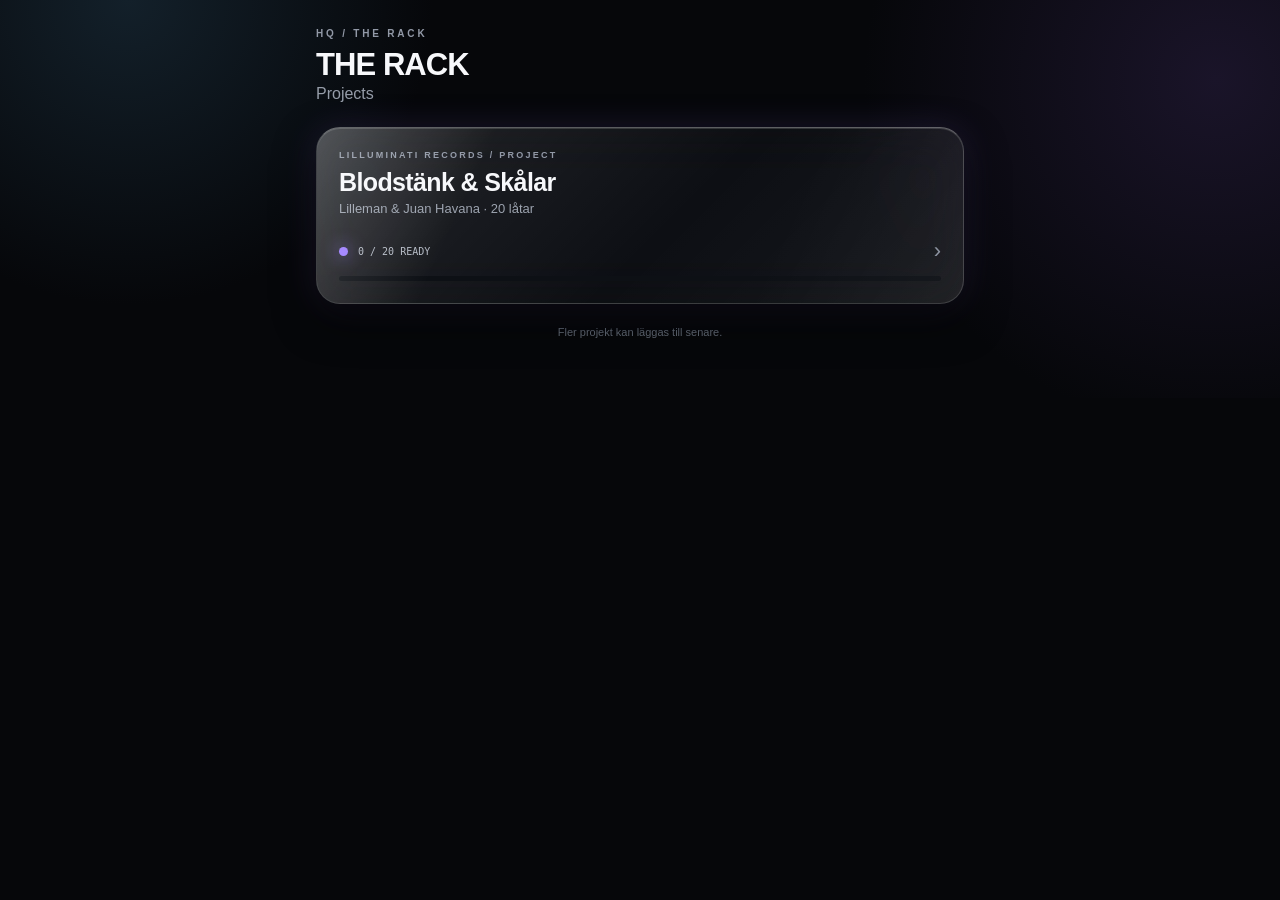
<file: index_HQ_V2.html>
<!doctype html><html lang="sv"><head><meta charset="utf-8">
<meta name="viewport" content="width=device-width,initial-scale=1,viewport-fit=cover">
<meta name="apple-mobile-web-app-capable" content="yes"><meta name="theme-color" content="#07090d">
<title>HQ — The Rack V2</title>
<style>
*{box-sizing:border-box}html,body{margin:0;min-height:100%;background:#06070a;color:#f7f8fb;font-family:-apple-system,BlinkMacSystemFont,"Helvetica Neue",sans-serif}
body{background:radial-gradient(circle at 10% 0%,#13202a 0,transparent 25%),radial-gradient(circle at 95% 20%,#1a1429 0,transparent 28%),#06070a}
main{max-width:680px;margin:auto;padding:28px 16px 60px}.ey{font-size:10px;letter-spacing:.28em;color:#9299a7;font-weight:800}
h1{font-size:31px;margin:8px 0 2px;letter-spacing:-.03em}.sub{color:#969da9}.status{margin:22px 0;padding:16px;border-radius:20px;border:1px solid rgba(255,255,255,.16);background:linear-gradient(135deg,rgba(255,255,255,.10),rgba(255,255,255,.025));-webkit-backdrop-filter:blur(22px);backdrop-filter:blur(22px);box-shadow:inset 0 1px rgba(255,255,255,.12),0 14px 35px #0008}
.status>div{display:flex;justify-content:space-between;font-size:12px;font-weight:800;color:#b9bec8}.bar{height:6px;background:#0d1015;border-radius:9px;margin-top:12px;overflow:hidden}#fill{display:block;height:100%;width:0;background:linear-gradient(90deg,#9b7cff,#53d8ff,#55e39a);transition:width .4s}
.rack{display:grid;gap:14px}.rackunit{--c:#ff6477;-webkit-appearance:none;appearance:none;position:relative;isolation:isolate;overflow:hidden;width:100%;min-height:76px;padding:15px;border-radius:18px;border:1px solid rgba(255,255,255,.16);border-top-color:rgba(255,255,255,.28);background:linear-gradient(135deg,rgba(255,255,255,.115),rgba(255,255,255,.035) 55%,rgba(255,255,255,.07));color:#f7f8fb;text-align:left;display:flex;align-items:center;gap:12px;-webkit-backdrop-filter:blur(24px) saturate(155%);backdrop-filter:blur(24px) saturate(155%);box-shadow:inset 0 1px rgba(255,255,255,.13),0 11px 28px #0008,0 0 22px color-mix(in srgb,var(--c) 20%,transparent);transition:transform .25s cubic-bezier(.16,1,.3,1),opacity .2s}
.rackunit:after{content:"";position:absolute;z-index:-1;left:8%;right:8%;bottom:-7px;height:17px;border-radius:50%;background:var(--c);filter:blur(16px);opacity:.58}.rackunit.mix{--c:#ffb14e}.rackunit.ready{--c:#55e39a}
.rackunit:active{transform:scale(.975)}.glass-shine{position:absolute;inset:0;pointer-events:none;background:linear-gradient(115deg,rgba(255,255,255,.20),rgba(255,255,255,.03) 20%,transparent 48%,rgba(255,255,255,.05))}
.led{width:9px;height:9px;flex:0 0 9px;border-radius:50%;background:var(--c);box-shadow:0 0 7px var(--c),0 0 18px var(--c)}.meta{min-width:0;flex:1}small{display:block;color:#7f8794;font:9px ui-monospace,monospace;letter-spacing:.16em}strong{display:block;margin-top:3px;font-size:16px;white-space:nowrap;overflow:hidden;text-overflow:ellipsis}
.state{font:9px ui-monospace,monospace;color:#aeb5c0;background:#090b0f99;border:1px solid #333842;padding:6px 7px;border-radius:6px;white-space:nowrap}.chev{color:#858c98;font-size:20px}
.overlay{position:fixed;inset:0;z-index:50;display:none;align-items:flex-end;justify-content:center;background:rgba(2,3,5,.35);-webkit-backdrop-filter:blur(7px);backdrop-filter:blur(7px)}.overlay.open{display:flex}
.detail{--c:#ff6477;position:relative;overflow:hidden;width:min(100%,680px);min-height:55vh;padding:18px 18px calc(24px + env(safe-area-inset-bottom));border-radius:28px 28px 0 0;border:1px solid rgba(255,255,255,.20);border-bottom:0;background:linear-gradient(145deg,rgba(34,37,45,.94),rgba(12,14,19,.94));-webkit-backdrop-filter:blur(30px) saturate(165%);backdrop-filter:blur(30px) saturate(165%);box-shadow:inset 0 1px rgba(255,255,255,.18),0 -10px 60px #000b,0 0 50px color-mix(in srgb,var(--c) 25%,transparent);animation:grow .42s cubic-bezier(.16,1,.3,1)}
@keyframes grow{from{transform:translateY(35%) scale(.92);opacity:0;border-radius:40px}to{transform:none;opacity:1;border-radius:28px 28px 0 0}}
.detail:after{content:"";position:absolute;left:8%;right:8%;top:-8px;height:20px;background:var(--c);filter:blur(18px);opacity:.6}.handle{width:42px;height:5px;border-radius:9px;background:#ffffff35;margin:0 auto 22px}.detailhead{display:flex;align-items:center;gap:12px}.bigled{width:12px;height:12px;border-radius:50%;background:var(--c);box-shadow:0 0 8px var(--c),0 0 24px var(--c)}.detail h2{font-size:28px;margin:4px 0 0}.detail .channel{font:10px ui-monospace,monospace;color:#858d99;letter-spacing:.18em}
.steps{display:grid;gap:12px;margin-top:28px}.step{-webkit-appearance:none;appearance:none;border:1px solid rgba(255,255,255,.14);background:linear-gradient(135deg,rgba(255,255,255,.10),rgba(255,255,255,.035));color:#d9dde4;border-radius:18px;padding:18px;text-align:left;display:flex;align-items:center;justify-content:space-between;font-size:15px;font-weight:800;box-shadow:inset 0 1px rgba(255,255,255,.10)}.step span{font:10px ui-monospace,monospace;color:#8e96a2}.step.done{border-color:#55e39a66;background:#55e39a18;color:#dffff0;box-shadow:inset 0 0 24px #55e39a0c,0 0 22px #55e39a14}
.close{margin-top:20px;width:100%;border:0;background:transparent;color:#89919e;padding:14px;font-weight:700}
.detail.disco{animation:party 1.6s linear}@keyframes party{0%{--c:#111}15%{--c:#ff5ccf}30%{--c:#53d8ff}45%{--c:#ffc857}60%{--c:#9b7cff}75%{--c:#53d8ff}100%{--c:#55e39a}}
.note{text-align:center;color:#656d79;font-size:11px;margin-top:22px}
</style></head><body><section id="rackHome" style="max-width:680px;margin:auto;padding:28px 16px 60px">
<div class="ey">HQ / THE RACK</div>
<h1>THE RACK</h1><div class="sub">Projects</div>
<button id="openProject" type="button" style="-webkit-appearance:none;appearance:none;width:100%;margin-top:24px;text-align:left;color:#f7f8fb;position:relative;overflow:hidden;padding:22px;border-radius:24px;border:1px solid rgba(255,255,255,.18);border-top-color:rgba(255,255,255,.32);background:linear-gradient(135deg,rgba(255,255,255,.13),rgba(255,255,255,.035) 55%,rgba(255,255,255,.075));-webkit-backdrop-filter:blur(26px) saturate(160%);backdrop-filter:blur(26px) saturate(160%);box-shadow:inset 0 1px rgba(255,255,255,.15),0 16px 40px #0009,0 0 35px rgba(155,124,255,.16)">
<div style="position:absolute;inset:0;background:linear-gradient(115deg,rgba(255,255,255,.20),transparent 25%,transparent 70%,rgba(255,255,255,.04));pointer-events:none"></div>
<div style="font-size:9px;letter-spacing:.25em;color:#9299a7;font-weight:800">LILLUMINATI RECORDS / PROJECT</div>
<div style="font-size:25px;font-weight:800;margin-top:8px;letter-spacing:-.025em">Blodstänk &amp; Skålar</div>
<div style="color:#9ca3af;font-size:13px;margin-top:4px">Lilleman &amp; Juan Havana · 20 låtar</div>
<div style="display:flex;align-items:center;gap:10px;margin-top:22px"><span style="width:9px;height:9px;border-radius:50%;background:#9b7cff;box-shadow:0 0 18px #9b7cff"></span><span id="homeProgress" style="font:10px ui-monospace,monospace;color:#b5bbc5">0 / 20 READY</span><span style="margin-left:auto;color:#89919e;font-size:22px">›</span></div>
<div style="height:5px;background:#0d1015;border-radius:9px;margin-top:12px;overflow:hidden"><i id="homeFill" style="display:block;height:100%;width:0;background:linear-gradient(90deg,#9b7cff,#53d8ff,#55e39a);transition:width .4s"></i></div>
</button>
<div style="text-align:center;color:#656d79;font-size:11px;margin-top:22px">Fler projekt kan läggas till senare.</div>
</section>
<main id="projectView" style="display:none"><button id="backRack" type="button" style="-webkit-appearance:none;appearance:none;border:0;background:transparent;color:#9da4af;padding:0 0 14px;font-weight:800;font-size:12px">‹ THE RACK</button><div class="ey">LILLUMINATI RECORDS / PROJECT</div><h1>Blodstänk &amp; Skålar</h1><div class="sub">Lilleman &amp; Juan Havana · 20 låtar</div>
<section class="status"><div><span>ALBUM STATUS</span><span id="count">0 / 20 READY</span></div><div class="bar"><i id="fill"></i></div></section>
<section class="rack"><button class="rackunit" data-i="0" type="button">
<div class="glass-shine"></div><span class="led"></span>
<div class="meta"><small>CHANNEL 01</small><strong>Nah Nah Nah</strong></div>
<span class="state">MIX NEXT</span><span class="chev">›</span>
</button>
<button class="rackunit" data-i="1" type="button">
<div class="glass-shine"></div><span class="led"></span>
<div class="meta"><small>CHANNEL 02</small><strong>BS&S</strong></div>
<span class="state">MIX NEXT</span><span class="chev">›</span>
</button>
<button class="rackunit" data-i="2" type="button">
<div class="glass-shine"></div><span class="led"></span>
<div class="meta"><small>CHANNEL 03</small><strong>Högre</strong></div>
<span class="state">MIX NEXT</span><span class="chev">›</span>
</button>
<button class="rackunit" data-i="3" type="button">
<div class="glass-shine"></div><span class="led"></span>
<div class="meta"><small>CHANNEL 04</small><strong>95</strong></div>
<span class="state">MIX NEXT</span><span class="chev">›</span>
</button>
<button class="rackunit" data-i="4" type="button">
<div class="glass-shine"></div><span class="led"></span>
<div class="meta"><small>CHANNEL 05</small><strong>Rikedom</strong></div>
<span class="state">MIX NEXT</span><span class="chev">›</span>
</button>
<button class="rackunit" data-i="5" type="button">
<div class="glass-shine"></div><span class="led"></span>
<div class="meta"><small>CHANNEL 06</small><strong>Rap</strong></div>
<span class="state">MIX NEXT</span><span class="chev">›</span>
</button>
<button class="rackunit" data-i="6" type="button">
<div class="glass-shine"></div><span class="led"></span>
<div class="meta"><small>CHANNEL 07</small><strong>Click Clack</strong></div>
<span class="state">MIX NEXT</span><span class="chev">›</span>
</button>
<button class="rackunit" data-i="7" type="button">
<div class="glass-shine"></div><span class="led"></span>
<div class="meta"><small>CHANNEL 08</small><strong>Jag vill upp</strong></div>
<span class="state">MIX NEXT</span><span class="chev">›</span>
</button>
<button class="rackunit" data-i="8" type="button">
<div class="glass-shine"></div><span class="led"></span>
<div class="meta"><small>CHANNEL 09</small><strong>Ryssen kommer</strong></div>
<span class="state">MIX NEXT</span><span class="chev">›</span>
</button>
<button class="rackunit" data-i="9" type="button">
<div class="glass-shine"></div><span class="led"></span>
<div class="meta"><small>CHANNEL 10</small><strong>Ålderskris</strong></div>
<span class="state">MIX NEXT</span><span class="chev">›</span>
</button>
<button class="rackunit" data-i="10" type="button">
<div class="glass-shine"></div><span class="led"></span>
<div class="meta"><small>CHANNEL 11</small><strong>Ha ha ha</strong></div>
<span class="state">MIX NEXT</span><span class="chev">›</span>
</button>
<button class="rackunit" data-i="11" type="button">
<div class="glass-shine"></div><span class="led"></span>
<div class="meta"><small>CHANNEL 12</small><strong>På din dörr</strong></div>
<span class="state">MIX NEXT</span><span class="chev">›</span>
</button>
<button class="rackunit" data-i="12" type="button">
<div class="glass-shine"></div><span class="led"></span>
<div class="meta"><small>CHANNEL 13</small><strong>Maskotar</strong></div>
<span class="state">MIX NEXT</span><span class="chev">›</span>
</button>
<button class="rackunit" data-i="13" type="button">
<div class="glass-shine"></div><span class="led"></span>
<div class="meta"><small>CHANNEL 14</small><strong>Ondskan</strong></div>
<span class="state">MIX NEXT</span><span class="chev">›</span>
</button>
<button class="rackunit" data-i="14" type="button">
<div class="glass-shine"></div><span class="led"></span>
<div class="meta"><small>CHANNEL 15</small><strong>Skiner</strong></div>
<span class="state">MIX NEXT</span><span class="chev">›</span>
</button>
<button class="rackunit" data-i="15" type="button">
<div class="glass-shine"></div><span class="led"></span>
<div class="meta"><small>CHANNEL 16</small><strong>Hicka/Dubai</strong></div>
<span class="state">MIX NEXT</span><span class="chev">›</span>
</button>
<button class="rackunit" data-i="16" type="button">
<div class="glass-shine"></div><span class="led"></span>
<div class="meta"><small>CHANNEL 17</small><strong>Svart bälte</strong></div>
<span class="state">MIX NEXT</span><span class="chev">›</span>
</button>
<button class="rackunit" data-i="17" type="button">
<div class="glass-shine"></div><span class="led"></span>
<div class="meta"><small>CHANNEL 18</small><strong>Panenka</strong></div>
<span class="state">MIX NEXT</span><span class="chev">›</span>
</button>
<button class="rackunit" data-i="18" type="button">
<div class="glass-shine"></div><span class="led"></span>
<div class="meta"><small>CHANNEL 19</small><strong>Champion</strong></div>
<span class="state">MIX NEXT</span><span class="chev">›</span>
</button>
<button class="rackunit" data-i="19" type="button">
<div class="glass-shine"></div><span class="led"></span>
<div class="meta"><small>CHANNEL 20</small><strong>Värdefullt</strong></div>
<span class="state">MIX NEXT</span><span class="chev">›</span>
</button></section><div class="note">Tryck på en låt för att öppna racket.</div></main>
<div class="overlay" id="overlay"><section class="detail" id="detail"><div class="handle"></div><div class="detailhead"><span class="bigled"></span><div><div class="channel" id="dchannel"></div><h2 id="dname"></h2></div></div>
<div class="steps"><button class="step" id="mix" type="button">MIX <span>NOT READY</span></button><button class="step" id="master" type="button">MASTER <span>NOT READY</span></button></div><button class="close" id="close" type="button">Stäng</button></section></div>
<script>
(function(){
var names=["Nah Nah Nah", "BS&S", "Högre", "95", "Rikedom", "Rap", "Click Clack", "Jag vill upp", "Ryssen kommer", "Ålderskris", "Ha ha ha", "På din dörr", "Maskotar", "Ondskan", "Skiner", "Hicka/Dubai", "Svart bälte", "Panenka", "Champion", "Värdefullt"], key="lilluminati-v12", data={}, current=null;
try{data=JSON.parse(localStorage.getItem(key)||"{}");}catch(e){}
function s(i){return data[i]||{mix:false,master:false}} function save(){try{localStorage.setItem(key,JSON.stringify(data))}catch(e){}}
var cards=document.querySelectorAll(".rackunit"), overlay=document.getElementById("overlay"), detail=document.getElementById("detail");
function paint(){
 var n=0;cards.forEach(function(c,i){var x=s(i);c.classList.toggle("mix",x.mix&&!x.master);c.classList.toggle("ready",x.mix&&x.master);c.querySelector(".state").textContent=x.mix&&x.master?"READY":x.mix?"MASTER NEXT":"MIX NEXT";if(x.mix&&x.master)n++;});
 document.getElementById("count").textContent=n+" / "+names.length+" READY";document.getElementById("fill").style.width=(n/names.length*100)+"%";
 if(current!==null)paintDetail();
}
function paintDetail(){var x=s(current);detail.style.setProperty("--c",x.mix&&x.master?"#55e39a":x.mix?"#ffb14e":"#ff6477");document.getElementById("dchannel").textContent="CHANNEL "+String(current+1).padStart(2,"0");document.getElementById("dname").textContent=names[current];
 [["mix","mix"],["master","master"]].forEach(function(a){var b=document.getElementById(a[0]),on=x[a[1]];b.classList.toggle("done",on);b.querySelector("span").textContent=on?"✓ READY":"NOT READY";});
}
cards.forEach(function(c,i){c.onclick=function(){current=i;paintDetail();overlay.classList.add("open");}});
document.getElementById("close").onclick=function(){overlay.classList.remove("open");current=null};
overlay.onclick=function(e){if(e.target===overlay){overlay.classList.remove("open");current=null}};
document.getElementById("mix").onclick=function(){var x=s(current);x.mix=!x.mix;if(!x.mix)x.master=false;data[current]=x;save();paint()};
document.getElementById("master").onclick=function(){var x=s(current),was=x.mix&&x.master;if(!x.master){x.mix=true;x.master=true}else x.master=false;data[current]=x;save();paint();if(!was&&x.mix&&x.master){detail.classList.remove("disco");void detail.offsetWidth;detail.classList.add("disco");setTimeout(function(){detail.classList.remove("disco");paintDetail()},1650)}};
paint();
var rackHome=document.getElementById("rackHome"), projectView=document.getElementById("projectView");
function syncHome(){
 var n=0; names.forEach(function(_,i){var x=s(i);if(x.mix&&x.master)n++;});
 document.getElementById("homeProgress").textContent=n+" / "+names.length+" READY";
 document.getElementById("homeFill").style.width=(n/names.length*100)+"%";
}
document.getElementById("openProject").onclick=function(){
 rackHome.style.display="none"; projectView.style.display="block"; window.scrollTo(0,0);
};
document.getElementById("backRack").onclick=function(){
 projectView.style.display="none"; rackHome.style.display="block"; syncHome(); window.scrollTo(0,0);
};
var originalPaint=paint;
paint=function(){originalPaint();syncHome();};
syncHome();
})();
</script></body></html>
</file>
<file: shared/hq.css>
*{box-sizing:border-box}html,body{margin:0;min-height:100%;background:#06080c;color:#f6f7f9;font-family:-apple-system,BlinkMacSystemFont,sans-serif}body{background:radial-gradient(circle at 12% 0,#1a3046aa,transparent 30%),#06080c}.shell{max-width:680px;margin:auto;padding:calc(34px + env(safe-area-inset-top)) 18px 50px}.ey,.label,.head{font:800 10px ui-monospace,monospace;letter-spacing:.23em;color:#9ca6b4}h1{font-size:40px;letter-spacing:-.055em;margin:9px 0 3px}.muted{color:#747e8d;font-size:12px}.glass{border:1px solid #ffffff20;background:linear-gradient(145deg,#ffffff13,#ffffff05);backdrop-filter:blur(28px) saturate(160%);box-shadow:inset 0 1px #ffffff1d,0 18px 50px #0005}.hero{margin-top:30px;padding:22px;border-radius:28px}.hero h2{font-size:24px;margin:21px 0 7px}.hero p{color:#8b94a1;font-size:13px}#capture,#save{width:100%;border:0;border-radius:18px;padding:16px;margin-top:20px;background:#f4f7fb;color:#081019;font-weight:900}.head{display:flex;justify-content:space-between;align-items:center;margin-top:28px}.card,.item{margin-top:10px;border-radius:21px;padding:17px}.grid{display:grid;grid-template-columns:1fr 1fr;gap:11px;margin-top:31px}.grid a{min-height:120px;padding:18px;border-radius:24px;color:white;text-decoration:none;display:flex;flex-direction:column}.grid b{margin-top:auto}.grid span{font-size:11px;color:#77818f;margin-top:4px}.item{display:flex;justify-content:space-between}.item p{margin:8px 0}.item em{font:800 8px ui-monospace,monospace;color:#aeb7c4}.done,.link{border:0;background:none;color:#8994a2}.done{width:34px;height:34px;border:1px solid #ffffff1b;border-radius:50%}.link{font:800 9px ui-monospace,monospace}#wrap{position:fixed;inset:0;z-index:20;pointer-events:none}#scrim{position:absolute;inset:0;background:#0009;opacity:0}.sheet{position:absolute;left:8px;right:8px;bottom:8px;padding:18px 18px calc(18px + env(safe-area-inset-bottom));border-radius:31px;background:#151920f5;transform:translateY(110%);transition:.4s}#wrap.open{pointer-events:auto}#wrap.open #scrim{opacity:1}#wrap.open .sheet{transform:none}.sheet .head{margin-top:0}textarea{width:100%;border:1px solid #ffffff18;border-radius:18px;background:#070a0f99;color:white;padding:15px;font:inherit;font-size:16px}.chips{display:flex;gap:7px;overflow:auto;margin-top:12px}.chips button{border:1px solid #ffffff17;background:#ffffff08;color:#7c8795;padding:9px 11px;border-radius:99px;font:800 8px ui-monospace,monospace}.chips .active{color:white;background:#ffffff17}@media(max-width:360px){.grid{grid-template-columns:1fr}}
</file>
